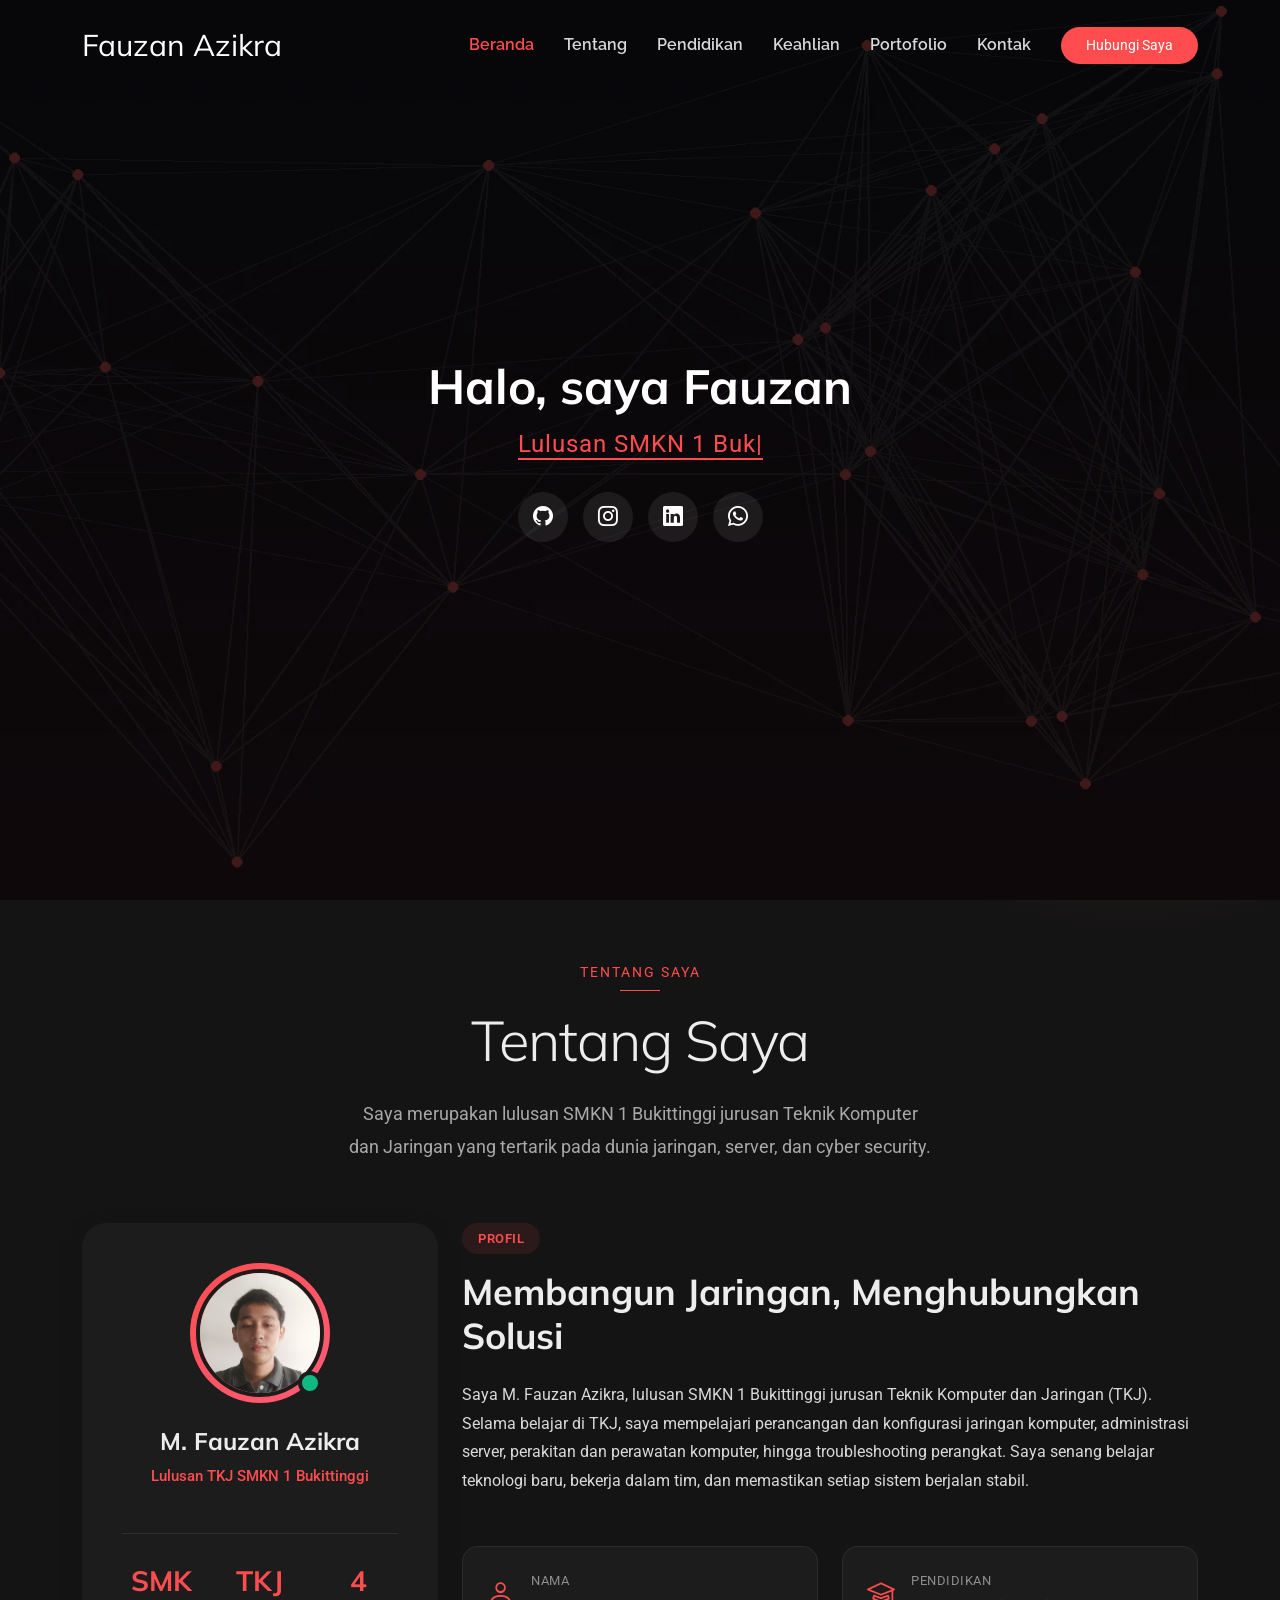
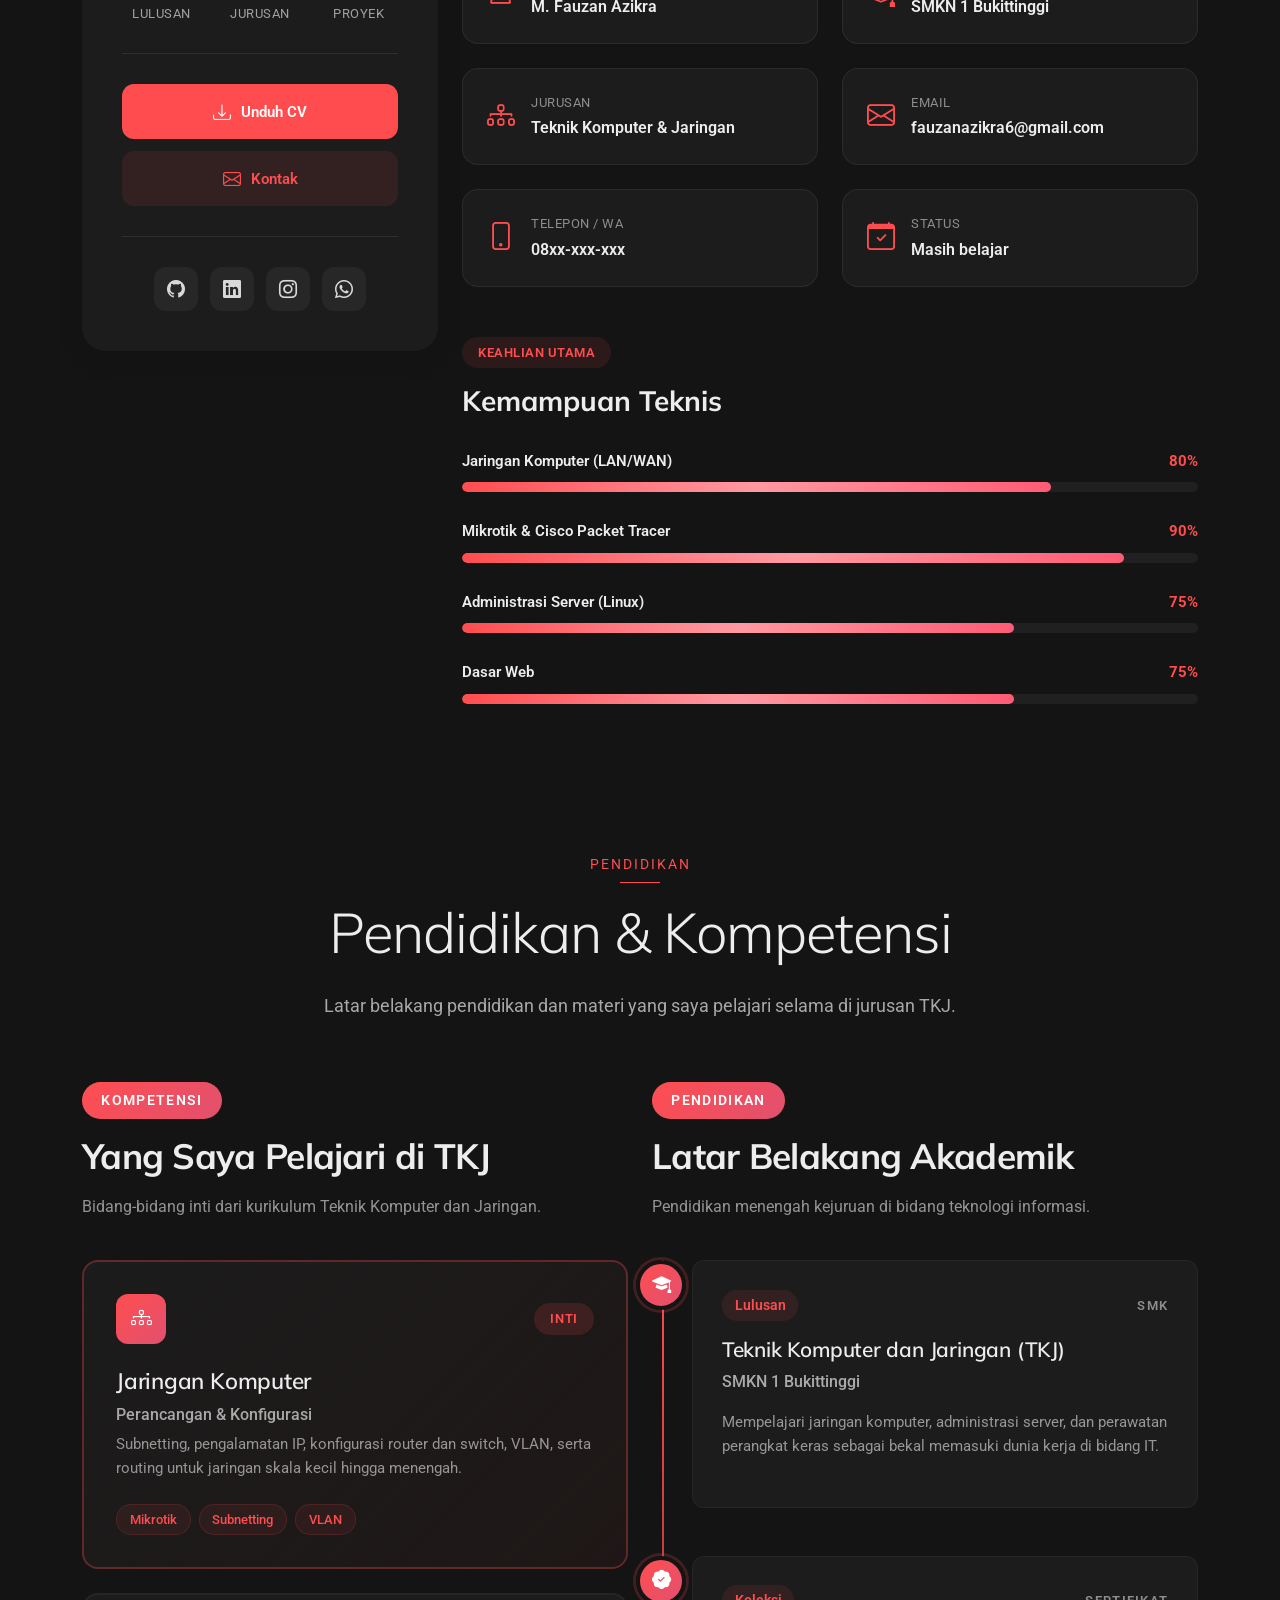
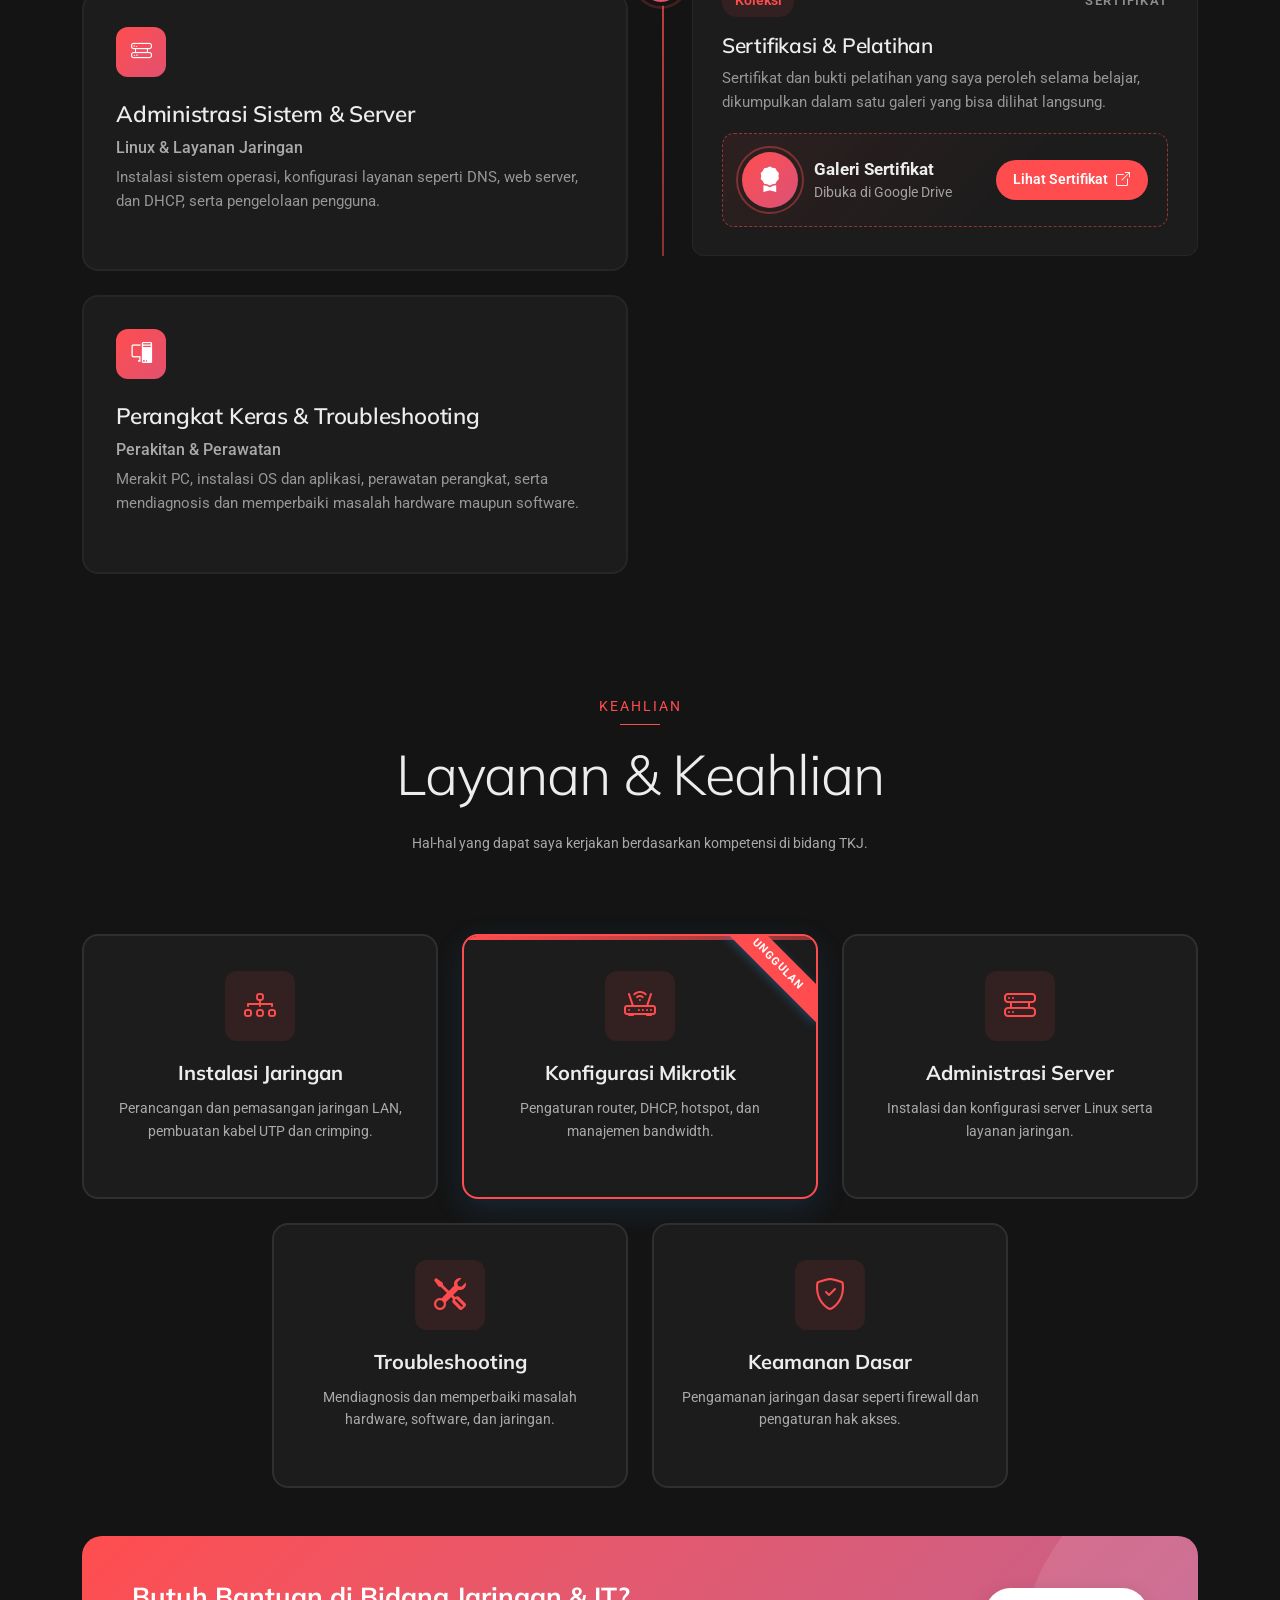
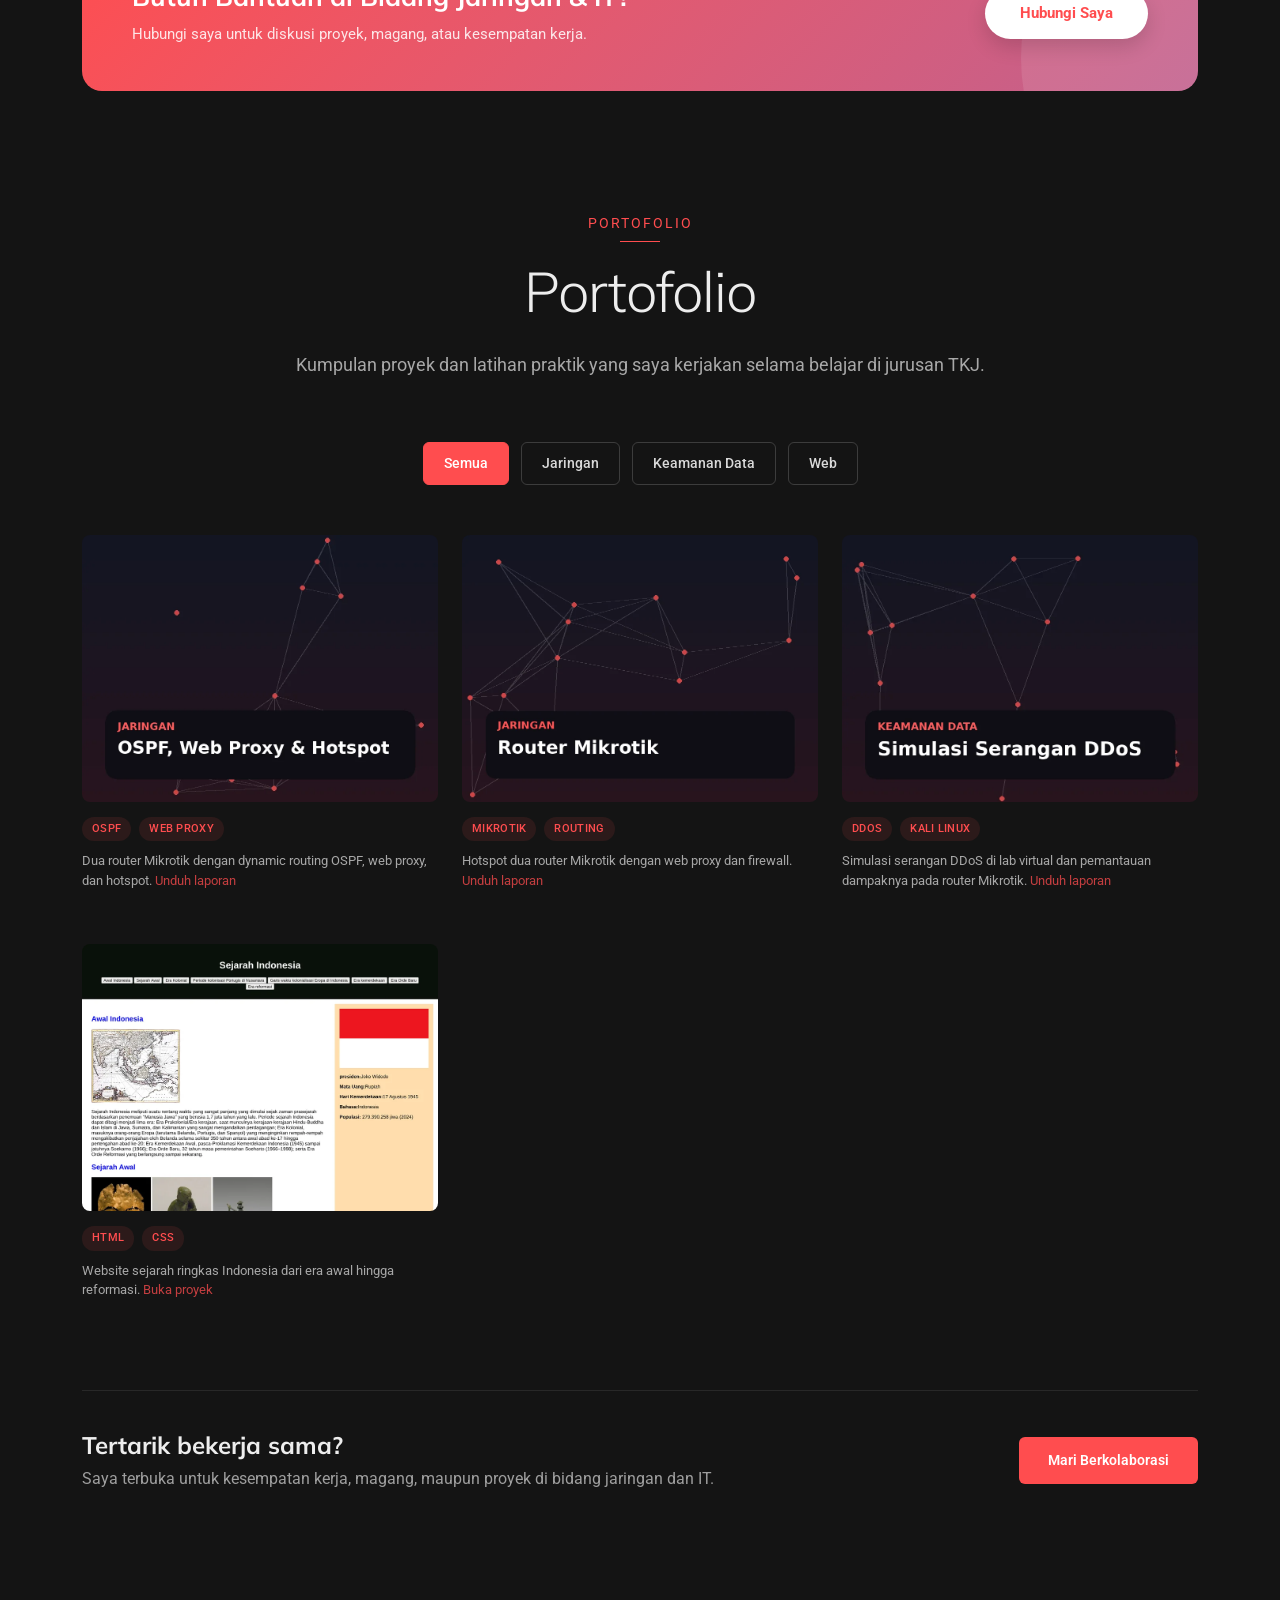
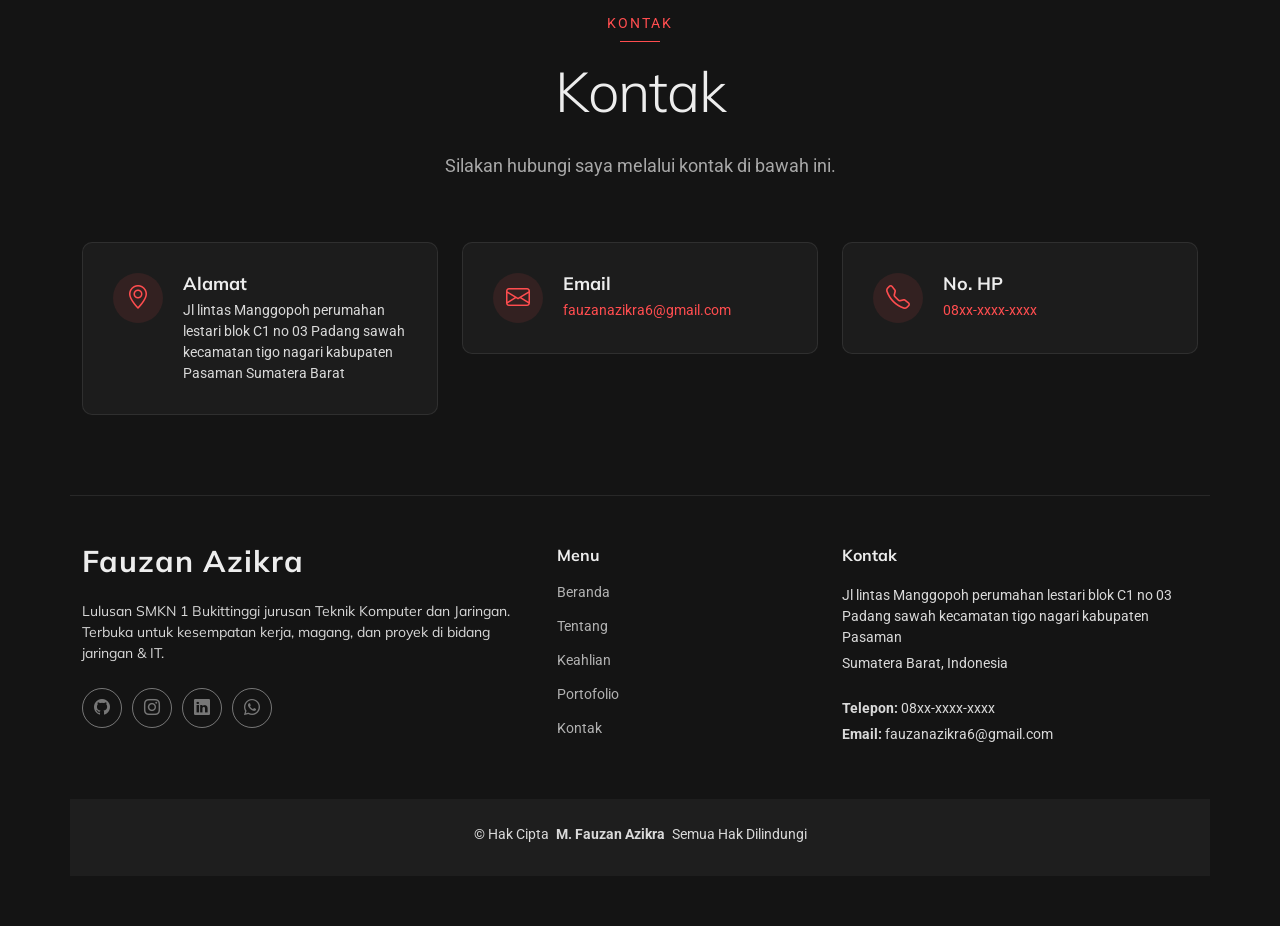
<file: index.html>
<!DOCTYPE html>
<html lang="id">

<head>
  <meta charset="utf-8">
  <meta content="width=device-width, initial-scale=1.0" name="viewport">
  <title>Ruin</title>
  <meta name="description" content="Portofolio M. Fauzan Azikra, lulusan SMKN 1 Bukittinggi jurusan Teknik Komputer dan Jaringan (TKJ).">
  <meta name="keywords" content="Fauzan Azikra, TKJ, SMKN 1 Bukittinggi, jaringan komputer, portofolio">

  <!-- Favicons -->
  <link href="assets/img/favicon.jpeg" rel="icon">
  <link href="assets/img/apple-touch-icon.png" rel="apple-touch-icon">

  <!-- Fonts -->
  <link href="https://fonts.googleapis.com" rel="preconnect">
  <link href="https://fonts.gstatic.com" rel="preconnect" crossorigin>
  <link href="https://fonts.googleapis.com/css2?family=Roboto:ital,wght@0,100;0,300;0,400;0,500;0,700;0,900;1,100;1,300;1,400;1,500;1,700;1,900&family=Raleway:ital,wght@0,100;0,200;0,300;0,400;0,500;0,600;0,700;0,800;0,900;1,100;1,200;1,300;1,400;1,500;1,600;1,700;1,800;1,900&family=Mulish:ital,wght@0,200;0,300;0,400;0,500;0,600;0,700;0,800;0,900;1,200;1,300;1,400;1,500;1,600;1,700;1,800;1,900&display=swap" rel="stylesheet">

  <!-- Vendor CSS Files -->
  <link href="assets/vendor/bootstrap/css/bootstrap.min.css" rel="stylesheet">
  <link href="assets/vendor/bootstrap-icons/bootstrap-icons.css" rel="stylesheet">
  <link href="assets/vendor/aos/aos.css" rel="stylesheet">
  <link href="assets/vendor/glightbox/css/glightbox.min.css" rel="stylesheet">
  <link href="assets/vendor/swiper/swiper-bundle.min.css" rel="stylesheet">

  <link href="assets/css/main.css" rel="stylesheet">

</head>

<body class="index-page">

  <header id="header" class="header d-flex align-items-center fixed-top">
    <div class="container-fluid container-xl position-relative d-flex align-items-center">

      <a href="index.html" class="logo d-flex align-items-center me-auto">
        <h1 class="sitename">Fauzan Azikra</h1>
      </a>

      <nav id="navmenu" class="navmenu">
        <ul>
          <li><a href="#hero" class="active">Beranda</a></li>
          <li><a href="#about">Tentang</a></li>
          <li><a href="#resume">Pendidikan</a></li>
          <li><a href="#services">Keahlian</a></li>
          <li><a href="#portfolio">Portofolio</a></li>
          <li><a href="#contact">Kontak</a></li>
        </ul>
        <i class="mobile-nav-toggle d-xl-none bi bi-list"></i>
      </nav>

      <a class="btn-getstarted" href="#contact">Hubungi Saya</a>

    </div>
  </header>

  <main class="main">

    <section id="hero" class="hero section dark-background">

      <img src="assets/img/profile/profile-bg-5.webp" alt="" data-aos="fade-in">

      <div class="container" data-aos="fade-up" data-aos-delay="100">
        <div class="row justify-content-center">
          <div class="col-lg-8 text-center">
            <h2>Halo, saya Fauzan</h2>
            <p><span class="typed" data-typed-items="Lulusan SMKN 1 Bukittinggi"></span><span class="typed-cursor" aria-hidden="true"></span>
            
            </p>
            <div class="social-links">
              <a href="https://github.com/fauzanazikra" target="_blank" rel="noopener noreferrer" aria-label="GitHub"><i class="bi bi-github"></i></a>
              <a href="https://instagram.com/fauzan_azikra" target="_blank" rel="noopener noreferrer" aria-label="Instagram"><i class="bi bi-instagram"></i></a>
              <a href="https://www.linkedin.com/in/fauzan-azikra-462646442" target="_blank" rel="noopener noreferrer" aria-label="LinkedIn"><i class="bi bi-linkedin"></i></a>
              <a href="https://wa.me/628XXXXXXXXXX" target="_blank" rel="noopener noreferrer" aria-label="WhatsApp"><i class="bi bi-whatsapp"></i></a>
            </div>
          </div>
        </div>
      </div>

    </section>

    <section id="about" class="about section">

      <div class="container section-title" data-aos="fade-up">
        <span class="subtitle">Tentang Saya</span>
        <h2>Tentang Saya</h2>
        <p>Saya merupakan lulusan SMKN 1 Bukittinggi jurusan Teknik Komputer dan Jaringan yang tertarik pada dunia jaringan, server, dan cyber security.</p>
      </div>

      <div class="container" data-aos="fade-up" data-aos-delay="100">

        <div class="row gy-5">
          <div class="col-lg-4" data-aos="zoom-in" data-aos-delay="150">
            <div class="profile-card">
              <div class="profile-header">
                <div class="profile-avatar">
                  <img src="assets/img/profile/profile-square-3.jpeg" class="img-fluid" alt="Foto M. Fauzan Azikra">
                  <div class="status-indicator"></div>
                </div>
                <h3>M. Fauzan Azikra</h3>
                <span class="role">Lulusan TKJ SMKN 1 Bukittinggi</span>
              </div>

              <div class="profile-stats">
                <div class="stat-item">
                  <h4>SMK</h4>
                  <p>Lulusan</p>
                </div>
                <div class="stat-item">
                  <h4>TKJ</h4>
                  <p>Jurusan</p>
                </div>
                <div class="stat-item">
                  <h4>4</h4>
                  <p>Proyek</p>
                </div>
              </div>

              <div class="profile-actions">
                <a href="assets/cv/CV-Fauzan-Azikra.pdf" class="btn-primary" download="CV-Fauzan-Azikra.pdf"><i class="bi bi-download"></i> Unduh CV</a>
                <a href="#contact" class="btn-secondary"><i class="bi bi-envelope"></i> Kontak</a>
              </div>

              <div class="social-connect">
                <a href="https://github.com/fauzanazikra" target="_blank" rel="noopener noreferrer" aria-label="GitHub"><i class="bi bi-github"></i></a>
                <a href="https://www.linkedin.com/in/fauzan-azikra-462646442" target="_blank" rel="noopener noreferrer" aria-label="LinkedIn"><i class="bi bi-linkedin"></i></a>
                <a href="https://instagram.com/fauzan_azikra" target="_blank" rel="noopener noreferrer" aria-label="Instagram"><i class="bi bi-instagram"></i></a>
                <a href="https://wa.me/628XXXXXXXXXX" target="_blank" rel="noopener noreferrer" aria-label="WhatsApp"><i class="bi bi-whatsapp"></i></a>
              </div>
            </div>
          </div>

          <div class="col-lg-8" data-aos="fade-left" data-aos-delay="200">
            <div class="content-wrapper">
              <div class="bio-section">
                <div class="section-tag">Profil</div>
                <h2>Membangun Jaringan, Menghubungkan Solusi</h2>
                <p>Saya M. Fauzan Azikra, lulusan SMKN 1 Bukittinggi jurusan Teknik Komputer dan Jaringan (TKJ). Selama belajar di TKJ, saya mempelajari perancangan dan konfigurasi jaringan komputer, administrasi server, perakitan dan perawatan komputer, hingga troubleshooting perangkat. Saya senang belajar teknologi baru, bekerja dalam tim, dan memastikan setiap sistem berjalan stabil.</p>
              </div>

              <div class="details-grid">
                <div class="detail-item" data-aos="fade-up" data-aos-delay="250">
                  <i class="bi bi-person"></i>
                  <div class="detail-content">
                    <span>Nama</span>
                    <strong>M. Fauzan Azikra</strong>
                  </div>
                </div>

                <div class="detail-item" data-aos="fade-up" data-aos-delay="300">
                  <i class="bi bi-mortarboard"></i>
                  <div class="detail-content">
                    <span>Pendidikan</span>
                    <strong>SMKN 1 Bukittinggi</strong>
                  </div>
                </div>

                <div class="detail-item" data-aos="fade-up" data-aos-delay="350">
                  <i class="bi bi-diagram-3"></i>
                  <div class="detail-content">
                    <span>Jurusan</span>
                    <strong>Teknik Komputer &amp; Jaringan</strong>
                  </div>
                </div>

                <div class="detail-item" data-aos="fade-up" data-aos-delay="100">
                  <i class="bi bi-envelope"></i>
                  <div class="detail-content">
                    <span>Email</span>
                    <strong>fauzanazikra6@gmail.com</strong>
                  </div>
                </div>

                <div class="detail-item" data-aos="fade-up" data-aos-delay="150">
                  <i class="bi bi-phone"></i>
                  <div class="detail-content">
                    <span>Telepon / WA</span>
                    <strong>08xx-xxx-xxx</strong>
                  </div>
                </div>

                <div class="detail-item" data-aos="fade-up" data-aos-delay="200">
                  <i class="bi bi-calendar-check"></i>
                  <div class="detail-content">
                    <span>Status</span>
                    <strong>Masih belajar</strong>
                  </div>
                </div>
              </div>

              <div class="skills-showcase" data-aos="fade-up" data-aos-delay="250">
                <div class="section-tag">Keahlian Utama</div>
                <h3>Kemampuan Teknis</h3>

                <div class="skills-list skills-animation">
                  <div class="skill-item">
                    <div class="skill-info">
                      <span class="skill-name">Jaringan Komputer (LAN/WAN)</span>
                      <span class="skill-percent">80%</span>
                    </div>
                    <div class="progress">
                      <div class="progress-bar" role="progressbar" aria-valuenow="80" aria-valuemin="0" aria-valuemax="100"></div>
                    </div>
                  </div>

                  <div class="skill-item">
                    <div class="skill-info">
                      <span class="skill-name">Mikrotik &amp; Cisco Packet Tracer</span>
                      <span class="skill-percent">90%</span>
                    </div>
                    <div class="progress">
                      <div class="progress-bar" role="progressbar" aria-valuenow="90" aria-valuemin="0" aria-valuemax="100"></div>
                    </div>
                  </div>

                  <div class="skill-item">
                    <div class="skill-info">
                      <span class="skill-name">Administrasi Server (Linux)</span>
                      <span class="skill-percent">75%</span>
                    </div>
                    <div class="progress">
                      <div class="progress-bar" role="progressbar" aria-valuenow="75" aria-valuemin="0" aria-valuemax="100"></div>
                    </div>
                  </div>

                  <div class="skill-item">
                    <div class="skill-info">
                      <span class="skill-name">Dasar Web</span>
                      <span class="skill-percent">75%</span>
                    </div>
                    <div class="progress">
                      <div class="progress-bar" role="progressbar" aria-valuenow="75" aria-valuemin="0" aria-valuemax="100"></div>
                    </div>
                  </div>

                </div>
              </div>
            </div>
          </div>
        </div>

      </div>

    </section>

    <section id="resume" class="resume section">

      <div class="container section-title" data-aos="fade-up">
        <span class="subtitle">Pendidikan</span>
        <h2>Pendidikan &amp; Kompetensi</h2>
        <p>Latar belakang pendidikan dan materi yang saya pelajari selama di jurusan TKJ.</p>
      </div>

      <div class="container" data-aos="fade-up" data-aos-delay="100">

        <div class="row gy-5">
          <div class="col-lg-6">
            <div class="experience-section">
              <div class="section-header" data-aos="fade-right" data-aos-delay="200">
                <div class="header-content">
                  <span class="section-badge">Kompetensi</span>
                  <h2>Yang Saya Pelajari di TKJ</h2>
                  <p>Bidang-bidang inti dari kurikulum Teknik Komputer dan Jaringan.</p>
                </div>
              </div>

              <div class="experience-cards">
                <div class="exp-card featured" data-aos="zoom-in" data-aos-delay="300">
                  <div class="card-header">
                    <div class="company-logo"><i class="bi bi-diagram-3"></i></div>
                    <div class="period-badge">Inti</div>
                  </div>
                  <div class="card-body">
                    <h3>Jaringan Komputer</h3>
                    <p class="company-name">Perancangan &amp; Konfigurasi</p>
                    <p class="description">Subnetting, pengalamatan IP, konfigurasi router dan switch, VLAN, serta routing untuk jaringan skala kecil hingga menengah.</p>
                    <div class="skills-tags">
                      <span class="skill-tag">Mikrotik</span>
                      <span class="skill-tag">Subnetting</span>
                      <span class="skill-tag">VLAN</span>
                    </div>
                  </div>
                </div>

                <div class="exp-card" data-aos="zoom-in" data-aos-delay="350">
                  <div class="card-header">
                    <div class="company-logo"><i class="bi bi-hdd-rack"></i></div>
                  </div>
                  <div class="card-body">
                    <h3>Administrasi Sistem &amp; Server</h3>
                    <p class="company-name">Linux &amp; Layanan Jaringan</p>
                    <p class="description">Instalasi sistem operasi, konfigurasi layanan seperti DNS, web server, dan DHCP, serta pengelolaan pengguna.</p>
                  </div>
                </div>

                <div class="exp-card" data-aos="zoom-in" data-aos-delay="400">
                  <div class="card-header">
                    <div class="company-logo"><i class="bi bi-pc-display"></i></div>
                  </div>
                  <div class="card-body">
                    <h3>Perangkat Keras &amp; Troubleshooting</h3>
                    <p class="company-name">Perakitan &amp; Perawatan</p>
                    <p class="description">Merakit PC, instalasi OS dan aplikasi, perawatan perangkat, serta mendiagnosis dan memperbaiki masalah hardware maupun software.</p>
                  </div>
                </div>
              </div>
            </div>
          </div>

          <div class="col-lg-6">
            <div class="education-section">
              <div class="section-header" data-aos="fade-left" data-aos-delay="200">
                <div class="header-content">
                  <span class="section-badge">Pendidikan</span>
                  <h2>Latar Belakang Akademik</h2>
                  <p>Pendidikan menengah kejuruan di bidang teknologi informasi.</p>
                </div>
              </div>

              <div class="education-timeline" data-aos="fade-left" data-aos-delay="300">
                <div class="timeline-track">
                  <div class="timeline-item">
                    <div class="timeline-marker"><i class="bi bi-mortarboard-fill"></i></div>
                    <div class="timeline-content">
                      <div class="education-meta">
                        <span class="year-range">Lulusan</span>
                        <span class="degree-level">SMK</span>
                      </div>
                      <h4>Teknik Komputer dan Jaringan (TKJ)</h4>
                      <p class="institution">SMKN 1 Bukittinggi</p>
                      <p class="description">Mempelajari jaringan komputer, administrasi server, dan perawatan perangkat keras sebagai bekal memasuki dunia kerja di bidang IT.</p>
                    </div>
                  </div>

                  <div class="timeline-item">
                    <div class="timeline-marker"><i class="bi bi-patch-check-fill"></i></div>
                    <div class="timeline-content">
                      <div class="education-meta">
                        <span class="year-range">Koleksi</span>
                        <span class="degree-level">Sertifikat</span>
                      </div>
                      <h4>Sertifikasi &amp; Pelatihan</h4>
                      <p class="description">Sertifikat dan bukti pelatihan yang saya peroleh selama belajar, dikumpulkan dalam satu galeri yang bisa dilihat langsung.</p>

                      <div class="cert-frame">
                        <div class="cert-seal"><i class="bi bi-award-fill"></i></div>
                        <div class="cert-text">
                          <strong>Galeri Sertifikat</strong>
                          <span>Dibuka di Google Drive</span>
                        </div>
                        <a class="cert-btn" href="https://drive.google.com/drive/folders/1mBGjJWN-imiRpW9gMtHmqlMX3cdKZjjW" target="_blank" rel="noopener noreferrer">
                          Lihat Sertifikat <i class="bi bi-box-arrow-up-right"></i>
                        </a>
                      </div>
                    </div>
                  </div>
                </div>
              </div>
            </div>
          </div>
        </div>

      </div>

    </section>
    
    <section id="services" class="services section">

      <div class="container section-title" data-aos="fade-up">
        <span class="subtitle">Keahlian</span>
        <h2>Layanan &amp; Keahlian</h2>
        <p>Hal-hal yang dapat saya kerjakan berdasarkan kompetensi di bidang TKJ.</p>
      </div>

      <div class="container" data-aos="fade-up" data-aos-delay="100">

        <div class="row gy-4 justify-content-center">
          <div class="col-lg-4 col-md-6" data-aos="zoom-in" data-aos-delay="100">
            <div class="service-item">
              
              <div class="icon-wrapper"><i class="bi bi-diagram-3"></i></div>
              <h4>Instalasi Jaringan</h4>
              <p>Perancangan dan pemasangan jaringan LAN, pembuatan kabel UTP dan crimping.</p>
            </div>
          </div>

          <div class="col-lg-4 col-md-6" data-aos="zoom-in" data-aos-delay="200">
            <div class="service-item featured">
              <div class="featured-tag">Unggulan</div>
              <div class="icon-wrapper"><i class="bi bi-router"></i></div>
              <h4>Konfigurasi Mikrotik</h4>
              <p>Pengaturan router, DHCP, hotspot, dan manajemen bandwidth.</p>
            </div>
          </div>

          <div class="col-lg-4 col-md-6" data-aos="zoom-in" data-aos-delay="300">
            <div class="service-item">
              
              <div class="icon-wrapper"><i class="bi bi-hdd-rack"></i></div>
              <h4>Administrasi Server</h4>
              <p>Instalasi dan konfigurasi server Linux serta layanan jaringan.</p>
            </div>
          </div>

          <div class="col-lg-4 col-md-6" data-aos="zoom-in" data-aos-delay="100">
            <div class="service-item">
              
              <div class="icon-wrapper"><i class="bi bi-tools"></i></div>
              <h4>Troubleshooting</h4>
              <p>Mendiagnosis dan memperbaiki masalah hardware, software, dan jaringan.</p>
            </div>
          </div>

          <div class="col-lg-4 col-md-6" data-aos="zoom-in" data-aos-delay="400">
            <div class="service-item">
              
              <div class="icon-wrapper"><i class="bi bi-shield-check"></i></div>
              <h4>Keamanan Dasar</h4>
              <p>Pengamanan jaringan dasar seperti firewall dan pengaturan hak akses.</p>
            </div>
          </div>

        </div>

        <div class="row mt-5">
          <div class="col-12" data-aos="fade-up" data-aos-delay="200">
            <div class="cta-box">
              <div class="row align-items-center">
                <div class="col-lg-8">
                  <h3>Butuh Bantuan di Bidang Jaringan &amp; IT?</h3>
                  <p>Hubungi saya untuk diskusi proyek, magang, atau kesempatan kerja.</p>
                </div>
                <div class="col-lg-4 text-lg-end text-center">
                  <a href="#contact" class="cta-btn">Hubungi Saya</a>
                </div>
              </div>
            </div>
          </div>
        </div>

      </div>

    </section>
   
    <section id="portfolio" class="portfolio section">

      <div class="container section-title" data-aos="fade-up">
        <span class="subtitle">Portofolio</span>
        <h2>Portofolio</h2>
        <p>Kumpulan proyek dan latihan praktik yang saya kerjakan selama belajar di jurusan TKJ.</p>
      </div>

      <div class="container" data-aos="fade-up" data-aos-delay="100">

        <div class="isotope-layout" data-default-filter="*" data-layout="masonry" data-sort="original-order">
          <ul class="portfolio-filters isotope-filters" data-aos="fade-up" data-aos-delay="200">
            <li data-filter="*" class="filter-active">Semua</li>
            <li data-filter=".filter-jaringan">Jaringan</li>
            <li data-filter=".filter-keamanan">Keamanan Data</li>
            <li data-filter=".filter-web">Web</li>
          </ul>

          <div class="row gy-4 isotope-container" data-aos="fade-up" data-aos-delay="300">
            <div class="col-lg-4 col-md-6 portfolio-item isotope-item filter-jaringan">
              <div class="portfolio-card">
                <div class="portfolio-image-container">
                  <img src="assets/img/portfolio/portfolio-10.webp" alt="Rancang Bangun Jaringan: OSPF, Web Proxy &amp; Hotspot" class="img-fluid" loading="lazy">
                  <div class="portfolio-overlay">
                    <div class="portfolio-info">
                      <span class="project-category">Jaringan</span>
                      <h4>Rancang Bangun Jaringan: OSPF, Web Proxy &amp; Hotspot</h4>
                    </div>
                    <div class="portfolio-actions">
                      <a href="assets/img/portfolio/portfolio-10.webp" class="glightbox portfolio-link" title="Rancang Bangun Jaringan: OSPF, Web Proxy &amp; Hotspot">
                        <i class="bi bi-plus-lg"></i>
                      </a>
                      <a href="portfolio-details-jaringan.html" class="portfolio-details">
                        <i class="bi bi-arrow-right"></i>
                      </a>
                    </div>
                  </div>
                </div>
                <div class="portfolio-meta">
                  <div class="project-tags">
                    <span class="tag">OSPF</span>
                    <span class="tag">Web Proxy</span>
                  </div>
                  </div>
                <p style="font-size:13px;margin:10px 0 0;opacity:.75">Dua router Mikrotik dengan dynamic routing OSPF, web proxy, dan hotspot. <a href="assets/docs/Laporan-Rancang-Bangun-Jaringan-OSPF-M-Fauzan-Azikra.docx" download>Unduh laporan</a></p>
              </div>
            </div>

            <div class="col-lg-4 col-md-6 portfolio-item isotope-item filter-jaringan">
              <div class="portfolio-card">
                <div class="portfolio-image-container">
                  <img src="assets/img/portfolio/portfolio-2.webp" alt="Konfigurasi Router Mikrotik" class="img-fluid" loading="lazy">
                  <div class="portfolio-overlay">
                    <div class="portfolio-info">
                      <span class="project-category">Jaringan</span>
                      <h4>Konfigurasi Router Mikrotik</h4>
                    </div>
                    <div class="portfolio-actions">
                      <a href="assets/img/portfolio/portfolio-2.webp" class="glightbox portfolio-link" title="Konfigurasi Router Mikrotik">
                        <i class="bi bi-plus-lg"></i>
                      </a>
                      <a href="portfolio-details.html" class="portfolio-details">
                        <i class="bi bi-arrow-right"></i>
                      </a>
                    </div>
                  </div>
                </div>
                <div class="portfolio-meta">
                  <div class="project-tags">
                    <span class="tag">Mikrotik</span>
                    <span class="tag">Routing</span>
                  </div>
                  </div>
                <p style="font-size:13px;margin:10px 0 0;opacity:.75">Hotspot dua router Mikrotik dengan web proxy dan firewall. <a href="assets/docs/Laporan-Proyek-Akhir-M-Fauzan-Azikra.docx" download>Unduh laporan</a></p>
              </div>
            </div>

            <div class="col-lg-4 col-md-6 portfolio-item isotope-item filter-keamanan">
              <div class="portfolio-card">
                <div class="portfolio-image-container">
                  <img src="assets/img/portfolio/portfolio-8.webp" alt="Keamanan Data" class="img-fluid" loading="lazy">
                  <div class="portfolio-overlay">
                    <div class="portfolio-info">
                      <span class="project-category">Keamanan Data</span>
                      <h4>Keamanan Data</h4>
                    </div>
                    <div class="portfolio-actions">
                      <a href="assets/img/portfolio/portfolio-8.webp" class="glightbox portfolio-link" title="Keamanan Data">
                        <i class="bi bi-plus-lg"></i>
                      </a>
                      <a href="portfolio-details-keamanan.html" class="portfolio-details">
                        <i class="bi bi-arrow-right"></i>
                      </a>
                    </div>
                  </div>
                </div>
                <div class="portfolio-meta">
                  <div class="project-tags">
                    <span class="tag">DDoS</span>
                    <span class="tag">Kali Linux</span>
                  </div>
                  </div>
                <p style="font-size:13px;margin:10px 0 0;opacity:.75">Simulasi serangan DDoS di lab virtual dan pemantauan dampaknya pada router Mikrotik. <a href="assets/docs/Laporan-Penyerangan-DDoS-M-Fauzan-Azikra.docx" download>Unduh laporan</a></p>
              </div>
            </div>

            <div class="col-lg-4 col-md-6 portfolio-item isotope-item filter-web">
              <div class="portfolio-card">
                <div class="portfolio-image-container">
                  <img src="assets/img/portfolio/portfolio-7.webp" alt="Proyek Akhir: Website Sejarah Indonesia" class="img-fluid" loading="lazy">
                  <div class="portfolio-overlay">
                    <div class="portfolio-info">
                      <span class="project-category">Web</span>
                      <h4>Proyek Akhir: Website Sejarah Indonesia</h4>
                    </div>
                    <div class="portfolio-actions">
                      <a href="assets/img/portfolio/portfolio-7.webp" class="glightbox portfolio-link" title="Proyek Akhir: Website Sejarah Indonesia">
                        <i class="bi bi-plus-lg"></i>
                      </a>
                      <a href="proyek-akhir/index.html" class="portfolio-details" target="_blank" rel="noopener" title="Buka proyek">
                        <i class="bi bi-arrow-right"></i>
                      </a>
                    </div>
                  </div>
                </div>
                <div class="portfolio-meta">
                  <div class="project-tags">
                    <span class="tag">HTML</span>
                    <span class="tag">CSS</span>
                  </div>
                  </div>
                <p style="font-size:13px;margin:10px 0 0;opacity:.75">Website sejarah ringkas Indonesia dari era awal hingga reformasi. <a href="proyek-akhir/index.html" target="_blank" rel="noopener">Buka proyek</a></p>
              </div>
            </div>

          </div>

        </div>

        <div class="portfolio-bottom" data-aos="fade-up" data-aos-delay="400">
          <div class="row align-items-center">
            <div class="col-lg-8">
              <h3>Tertarik bekerja sama?</h3>
              <p>Saya terbuka untuk kesempatan kerja, magang, maupun proyek di bidang jaringan dan IT.</p>
            </div>
            <div class="col-lg-4 text-lg-end">
              <a href="#contact" class="btn btn-accent">Mari Berkolaborasi</a>
            </div>
          </div>
        </div>

      </div>

    </section>

    <section id="contact" class="contact section">

      <div class="container section-title" data-aos="fade-up">
        <span class="subtitle">Kontak</span>
        <h2>Kontak</h2>
        <p>Silakan hubungi saya melalui kontak di bawah ini.</p>
      </div><!-- End Section Title -->

      <div class="container">

        <div class="row gy-4 justify-content-center">

          <div class="col-lg-4 col-md-6">
            <div class="info-item">
              <div class="icon-wrapper">
                <i class="bi bi-geo-alt"></i>
              </div>
              <div>
                <h3>Alamat</h3>
                <p>Jl lintas Manggopoh perumahan lestari blok C1 no 03 Padang sawah kecamatan tigo nagari kabupaten Pasaman Sumatera Barat</p>
              </div>
            </div>
          </div>

          <div class="col-lg-4 col-md-6">
            <div class="info-item">
              <div class="icon-wrapper">
                <i class="bi bi-envelope"></i>
              </div>
              <div>
                <h3>Email</h3>
                <p><a href="mailto:emailanda@gmail.com">fauzanazikra6@gmail.com</a></p>
              </div>
            </div>
          </div>

          <div class="col-lg-4 col-md-6">
            <div class="info-item">
              <div class="icon-wrapper">
                <i class="bi bi-telephone"></i>
              </div>
              <div>
                <h3>No. HP</h3>
                <p><a href="tel:+6281234567890">08xx-xxxx-xxxx</a></p>
              </div>
            </div>
          </div>

        </div>

      </div>

    </section>

  </main>

  <footer id="footer" class="footer">

    <div class="container footer-top">
      <div class="row gy-4">
        <div class="col-lg-5 col-md-12 footer-about">
          <a href="index.html" class="logo d-flex align-items-center">
            <span class="sitename">Fauzan Azikra</span>
          </a>
          <p>Lulusan SMKN 1 Bukittinggi jurusan Teknik Komputer dan Jaringan. Terbuka untuk kesempatan kerja, magang, dan proyek di bidang jaringan &amp; IT.</p>
          <div class="social-links d-flex mt-4">
            <a href="https://github.com/fauzanazikra" target="_blank" rel="noopener noreferrer" aria-label="GitHub"><i class="bi bi-github"></i></a>
            <a href="https://instagram.com/fauzan_azikra" target="_blank" rel="noopener noreferrer" aria-label="Instagram"><i class="bi bi-instagram"></i></a>
            <a href="https://www.linkedin.com/in/fauzan-azikra-462646442" target="_blank" rel="noopener noreferrer" aria-label="LinkedIn"><i class="bi bi-linkedin"></i></a>
            <a href="https://wa.me/628XXXXXXXXXX" target="_blank" rel="noopener noreferrer" aria-label="WhatsApp"><i class="bi bi-whatsapp"></i></a>
          </div>
        </div>

        <div class="col-lg-3 col-6 footer-links">
          <h4>Menu</h4>
          <ul>
            <li><a href="#hero">Beranda</a></li>
            <li><a href="#about">Tentang</a></li>
            <li><a href="#services">Keahlian</a></li>
            <li><a href="#portfolio">Portofolio</a></li>
            <li><a href="#contact">Kontak</a></li>
          </ul>
        </div>

        <div class="col-lg-4 col-md-12 footer-contact text-center text-md-start">
          <h4>Kontak</h4>
          <p>Jl lintas Manggopoh perumahan lestari blok C1 no 03 Padang sawah kecamatan tigo nagari kabupaten Pasaman</p>
          <p>Sumatera Barat, Indonesia</p>
          <p class="mt-4"><strong>Telepon:</strong> <span>08xx-xxxx-xxxx</span></p>
          <p><strong>Email:</strong> <span>fauzanazikra6@gmail.com</span></p>
        </div>

      </div>
    </div>

    <div class="container copyright text-center mt-4">
      <p>© <span>Hak Cipta</span> <strong class="px-1 sitename">M. Fauzan Azikra</strong> <span>Semua Hak Dilindungi</span></p>
      <div class="credits">
    
      </div>
    </div>

  </footer>

  <a href="#" id="scroll-top" class="scroll-top d-flex align-items-center justify-content-center"><i class="bi bi-arrow-up-short"></i></a>

  <div id="preloader"></div>

  <script src="assets/vendor/bootstrap/js/bootstrap.bundle.min.js"></script>
  <script src="assets/vendor/php-email-form/validate.js"></script>
  <script src="assets/vendor/aos/aos.js"></script>
  <script src="assets/vendor/typed.js/typed.umd.js"></script>
  <script src="assets/vendor/waypoints/noframework.waypoints.js"></script>
  <script src="assets/vendor/glightbox/js/glightbox.min.js"></script>
  <script src="assets/vendor/imagesloaded/imagesloaded.pkgd.min.js"></script>
  <script src="assets/vendor/isotope-layout/isotope.pkgd.min.js"></script>
  <script src="assets/vendor/swiper/swiper-bundle.min.js"></script>


  <script src="assets/js/main.js"></script>

</body>

</html>
</file>
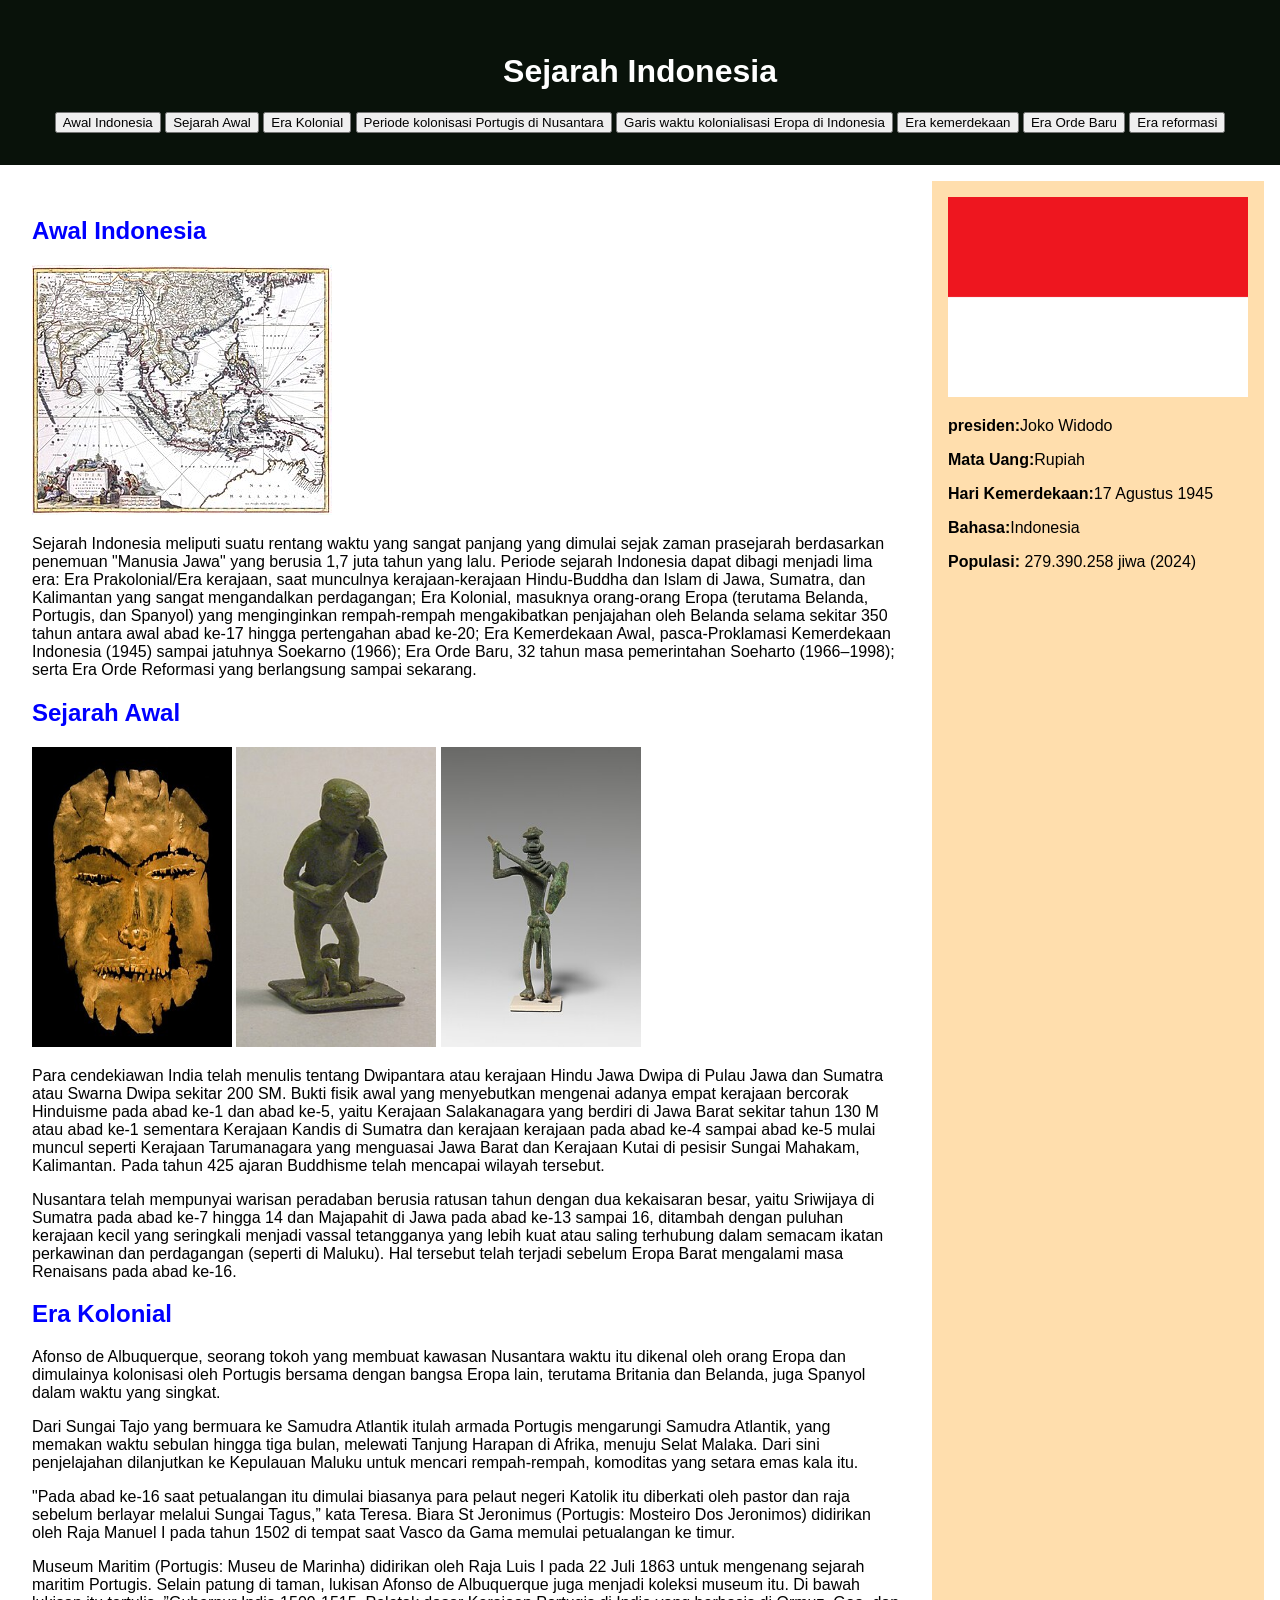
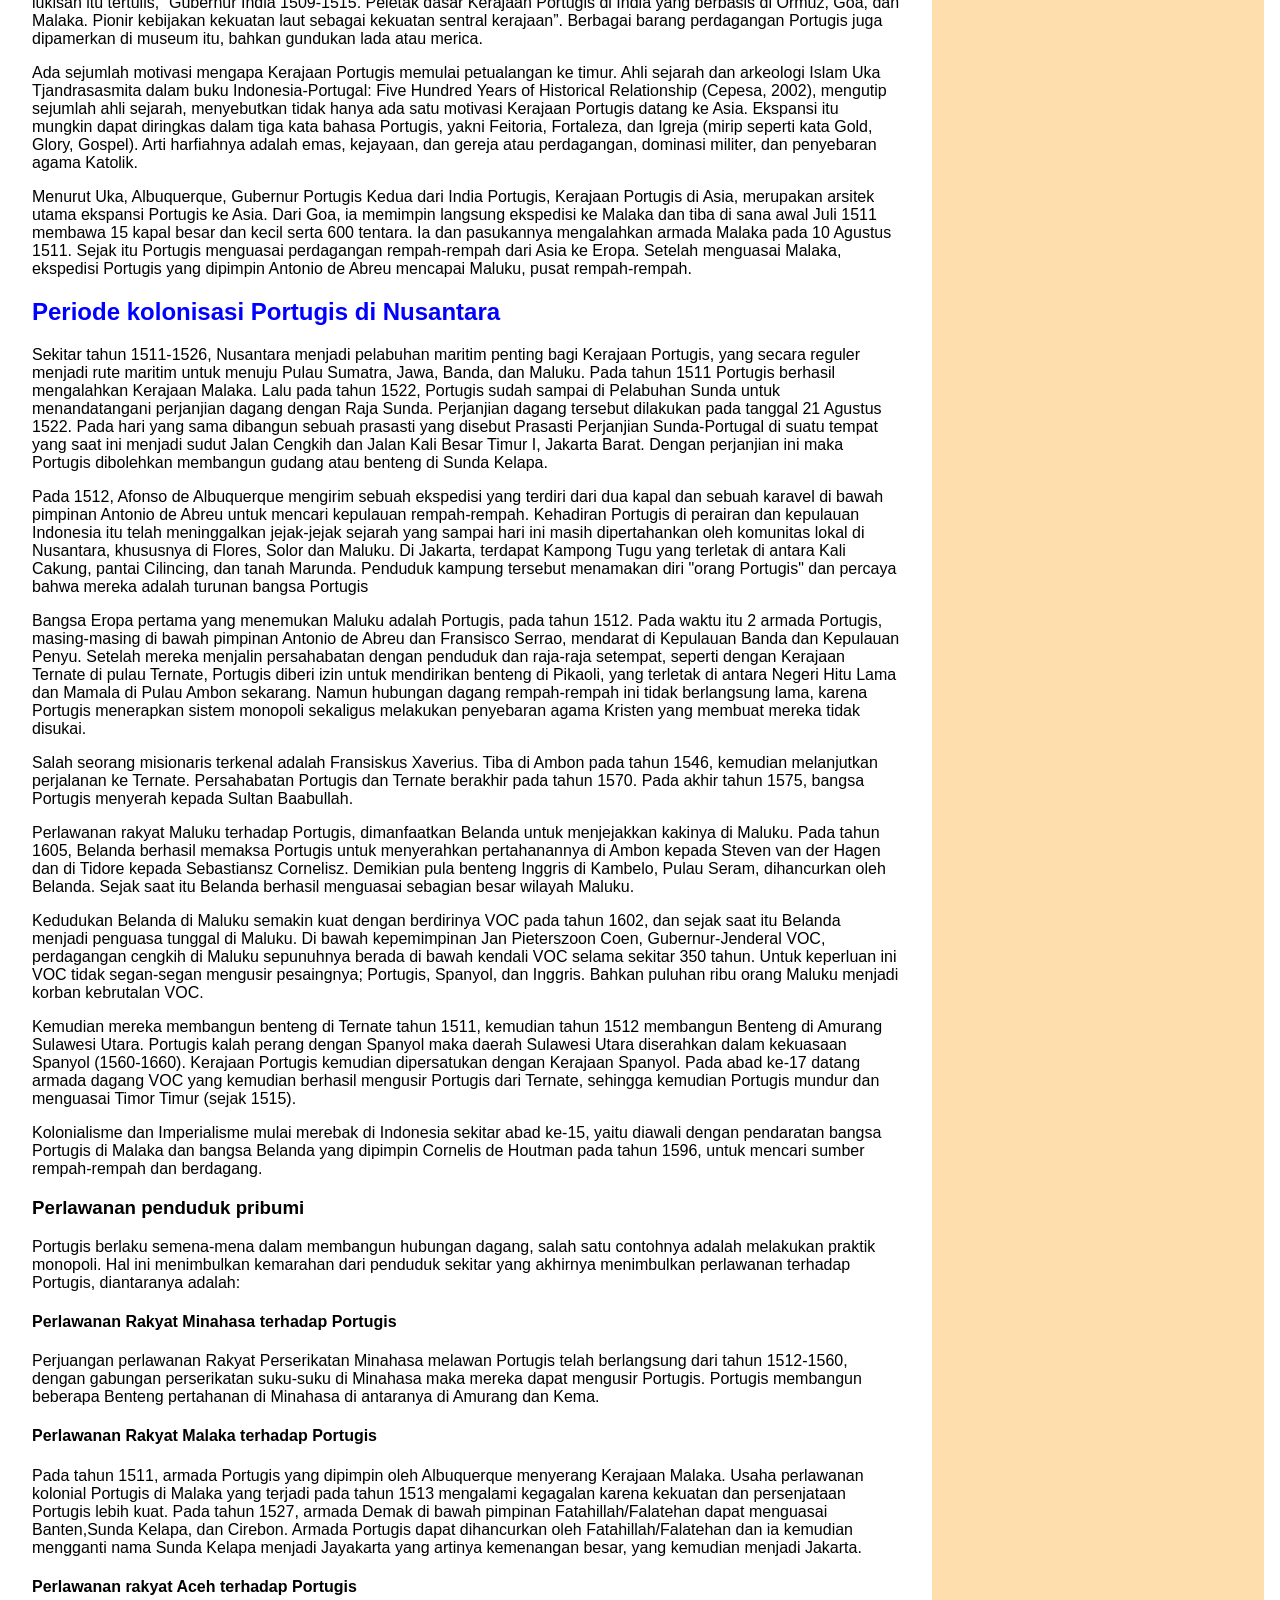
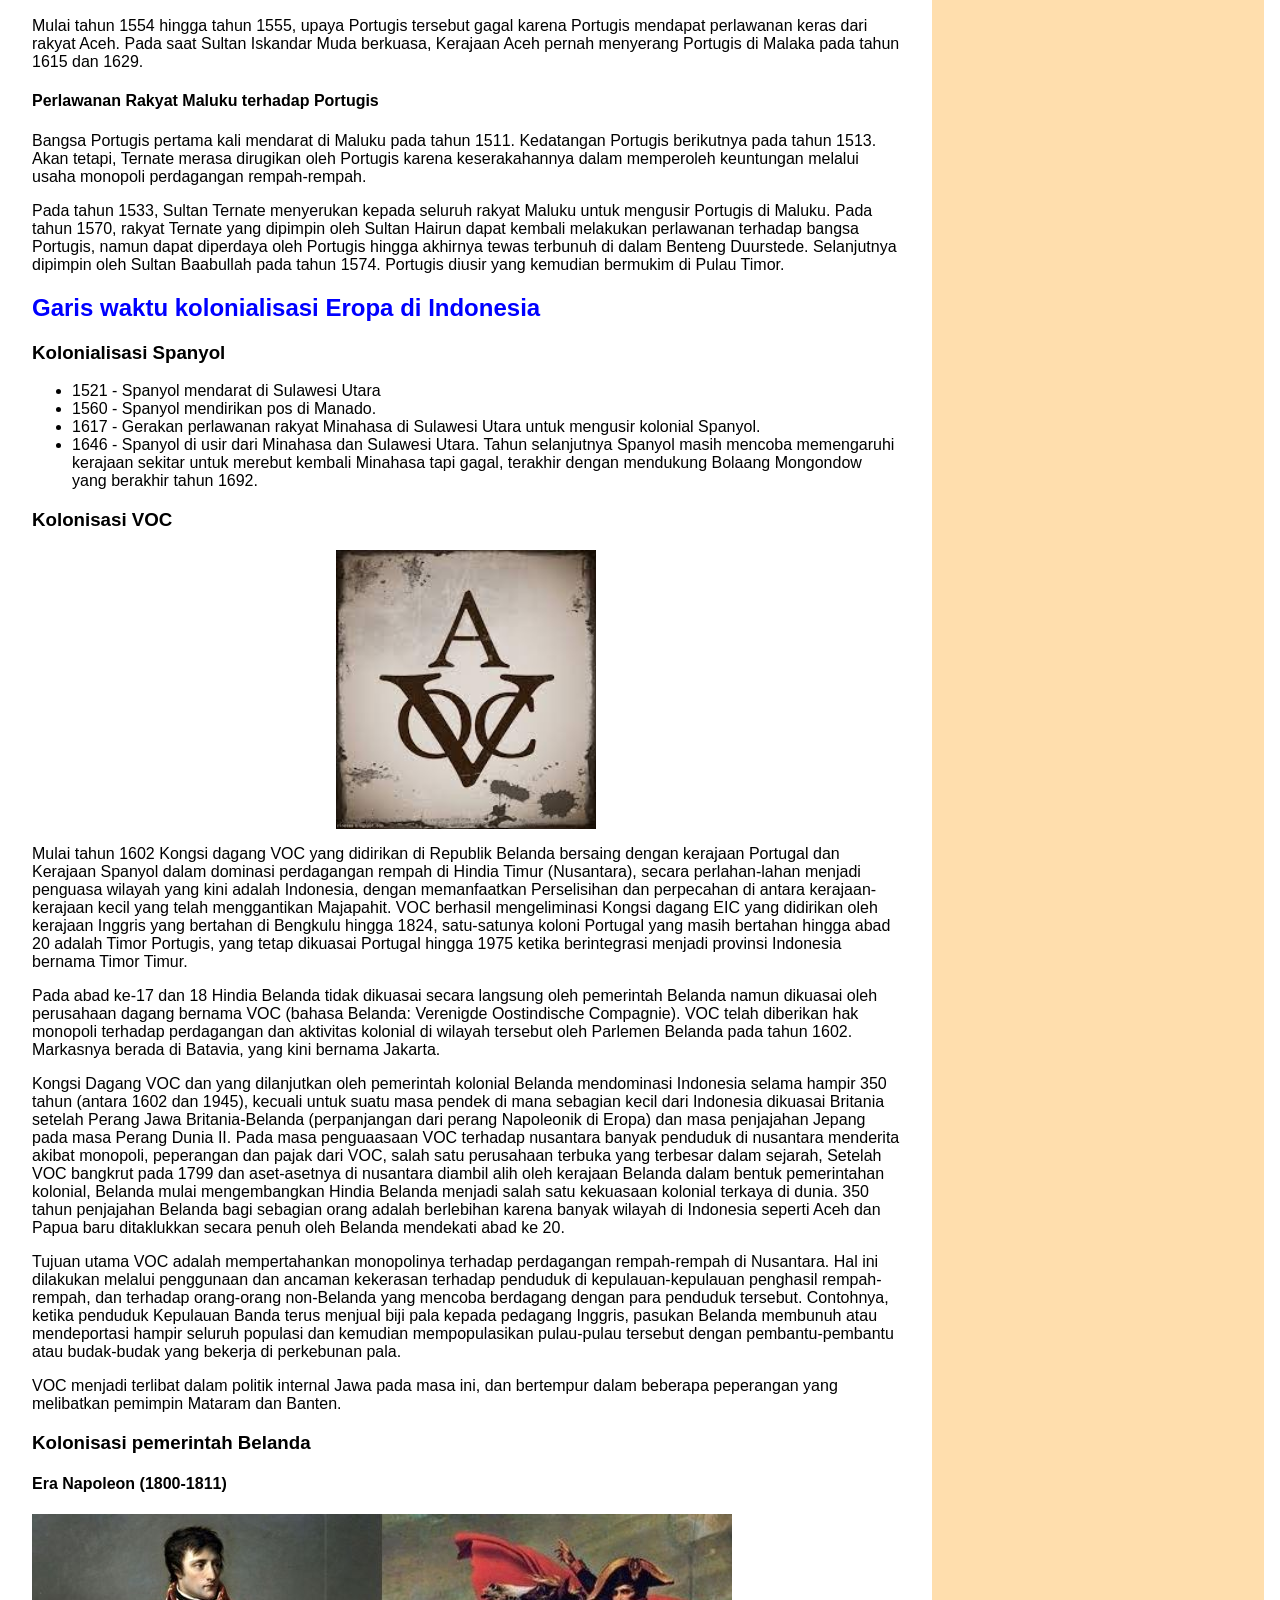
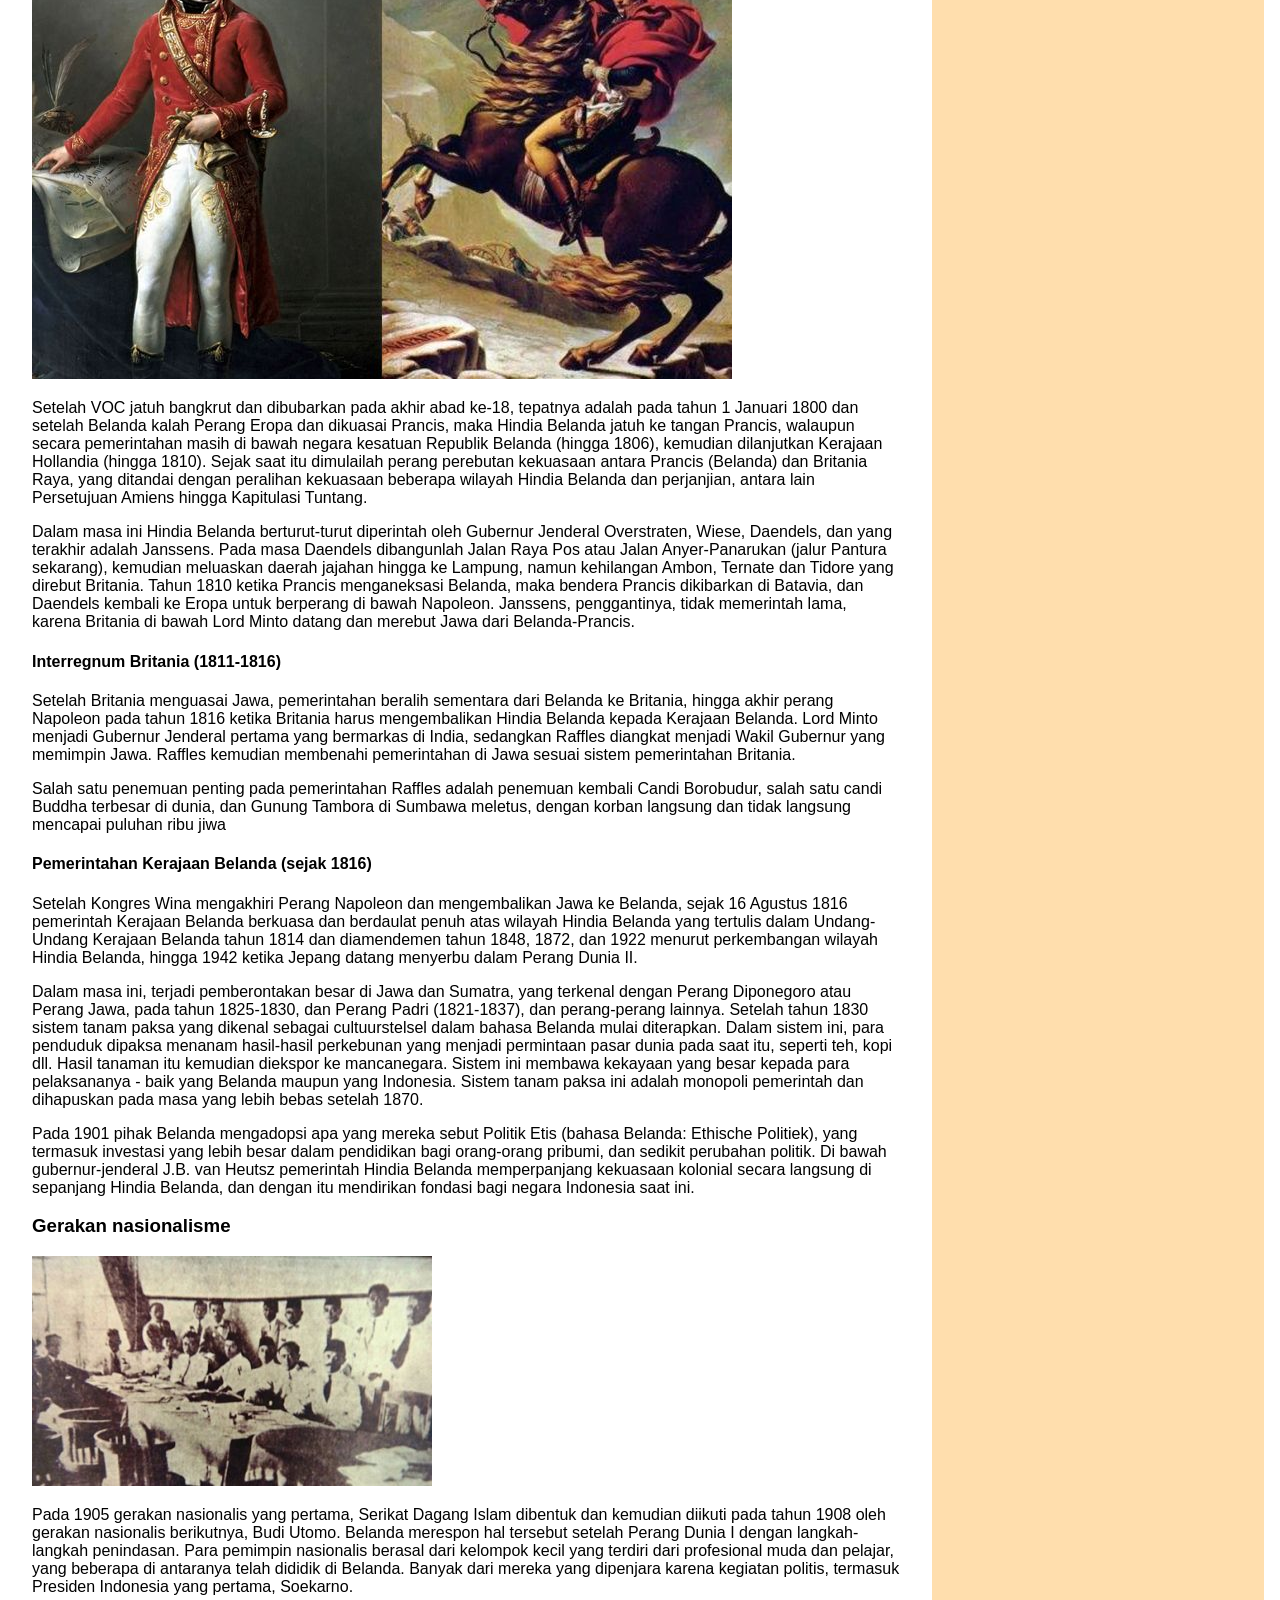
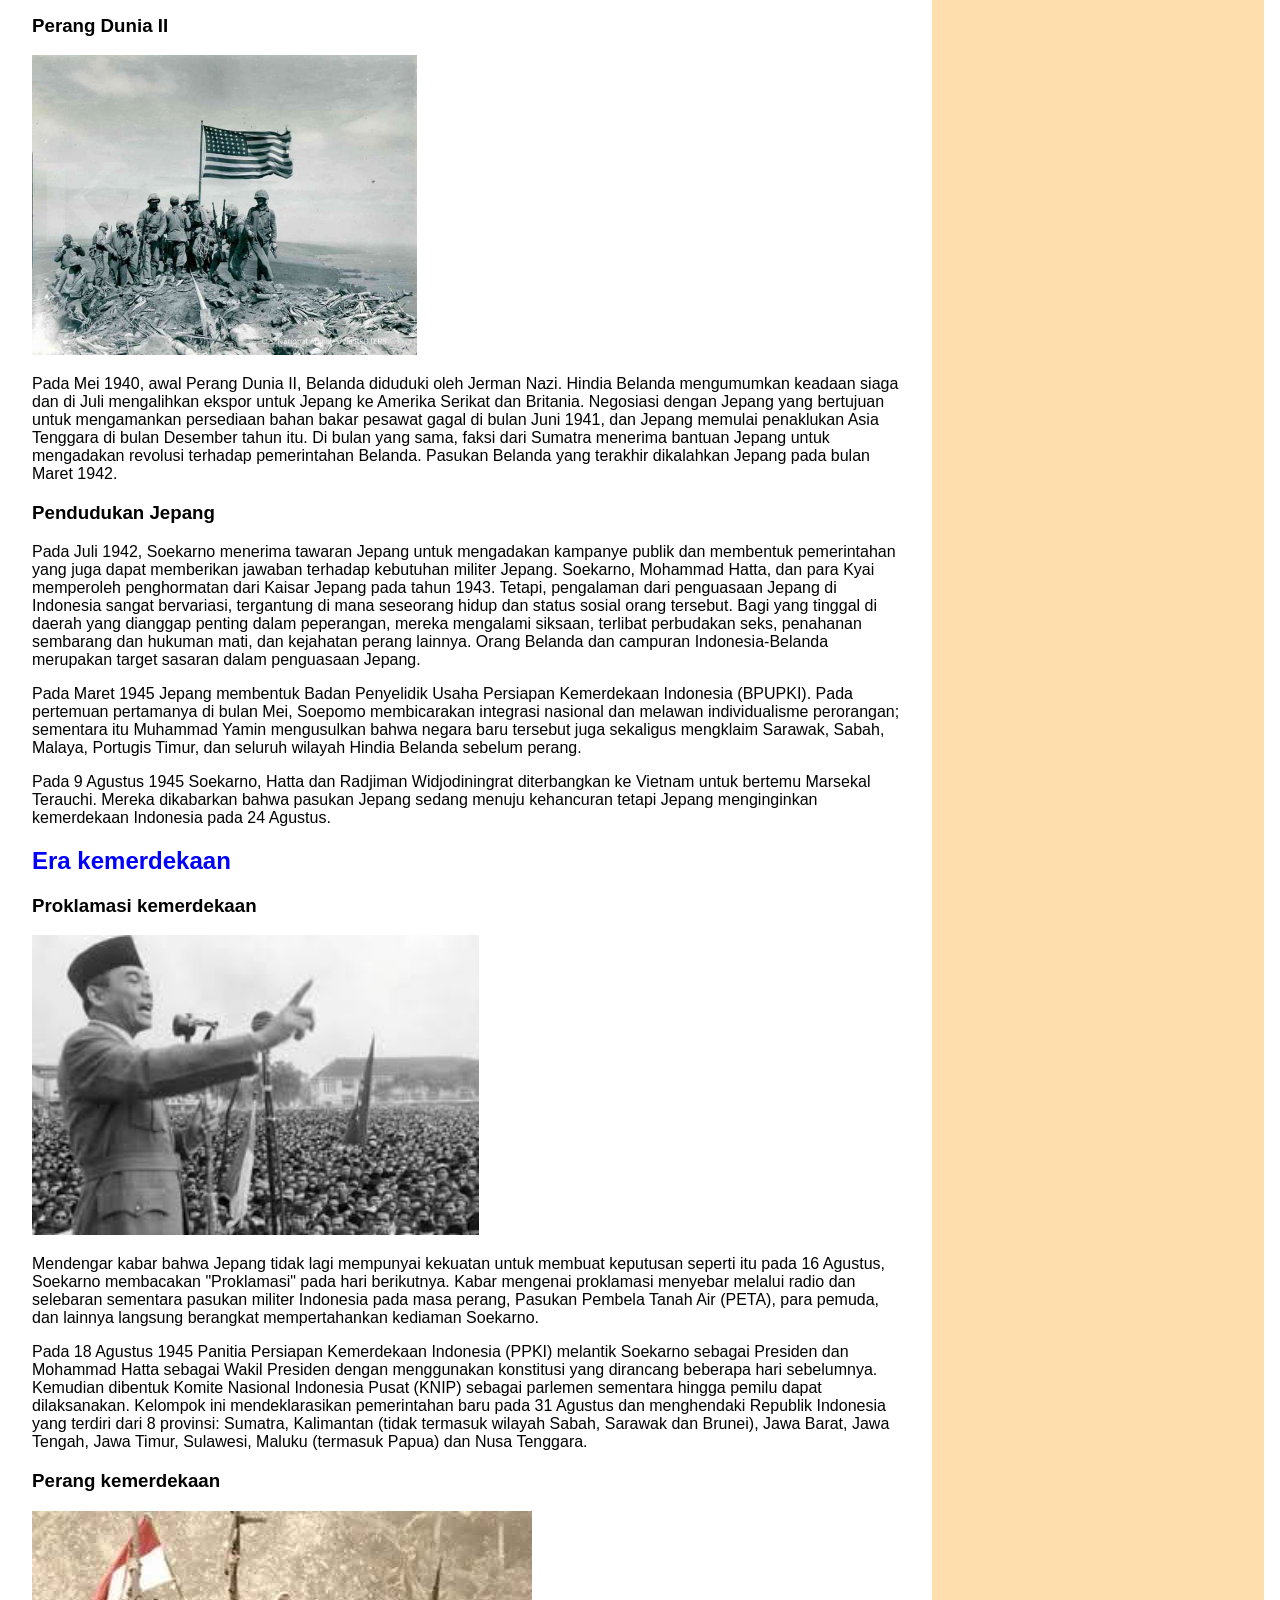
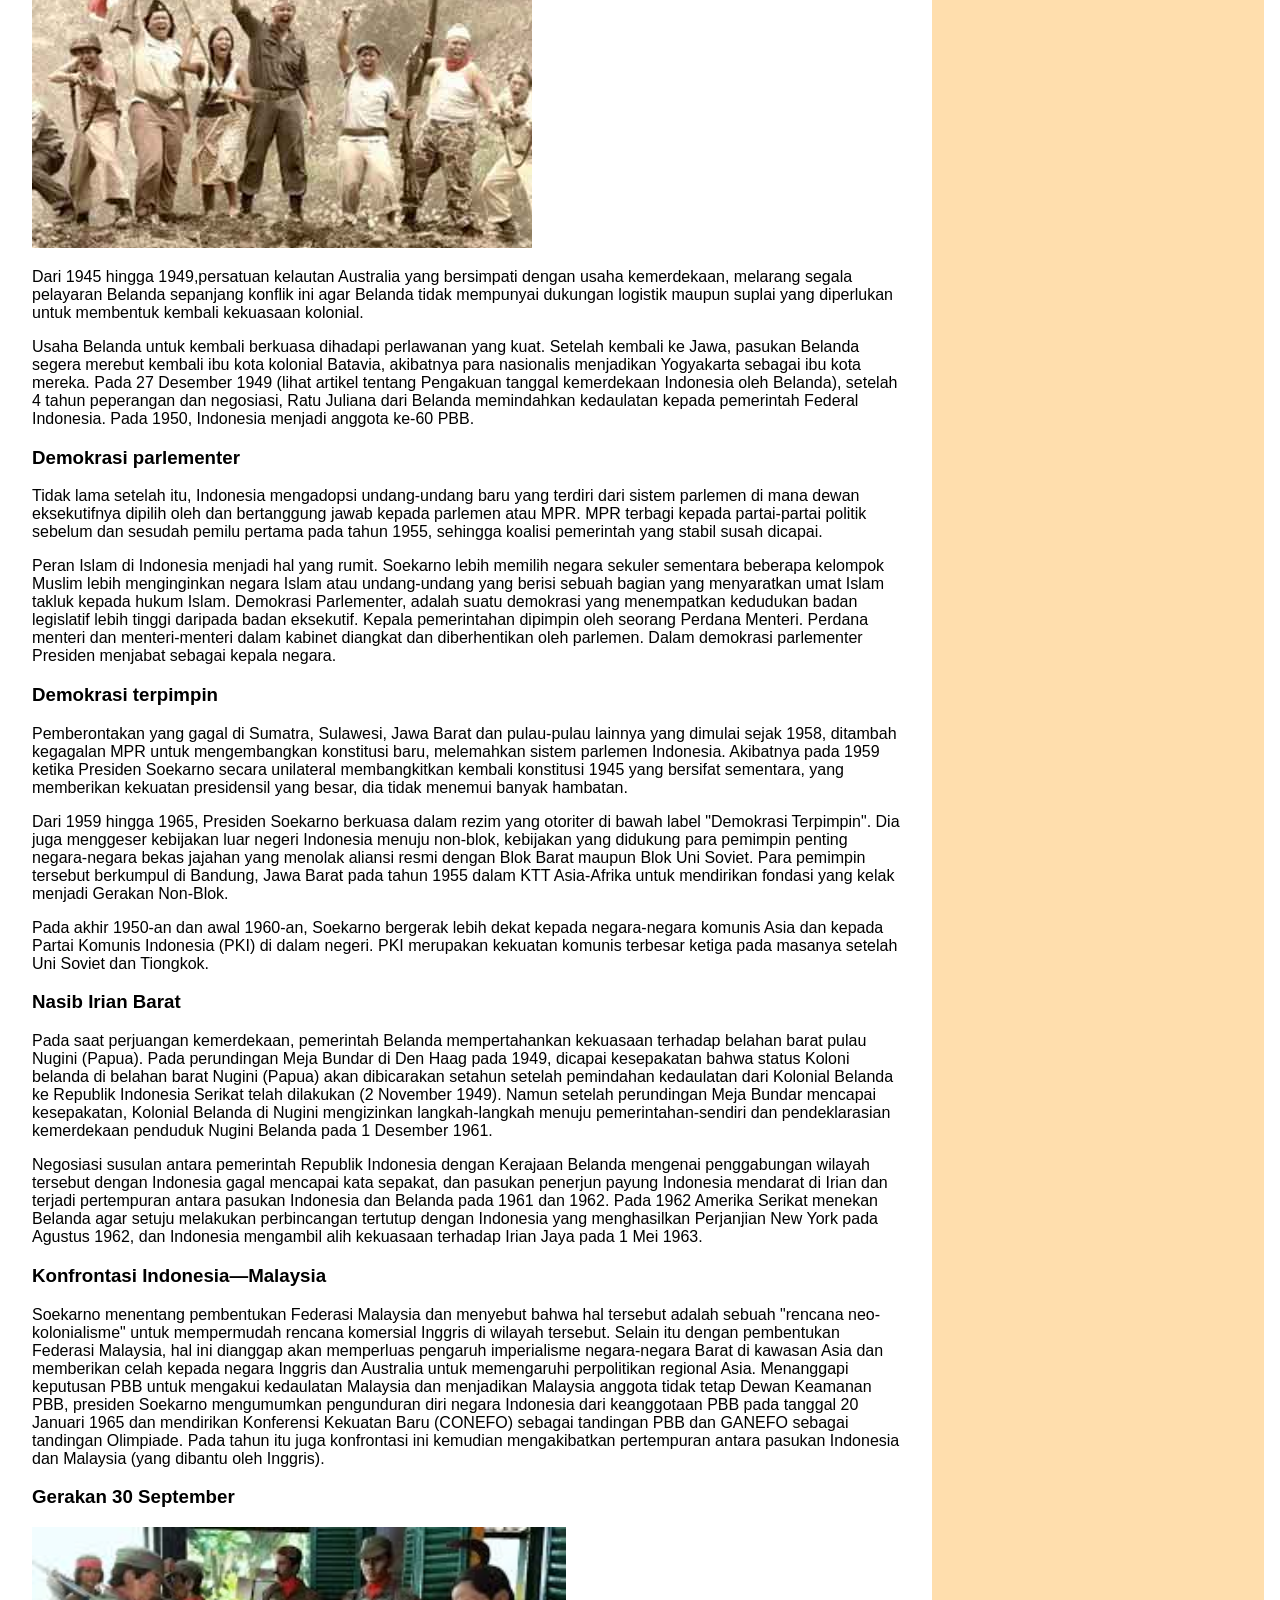
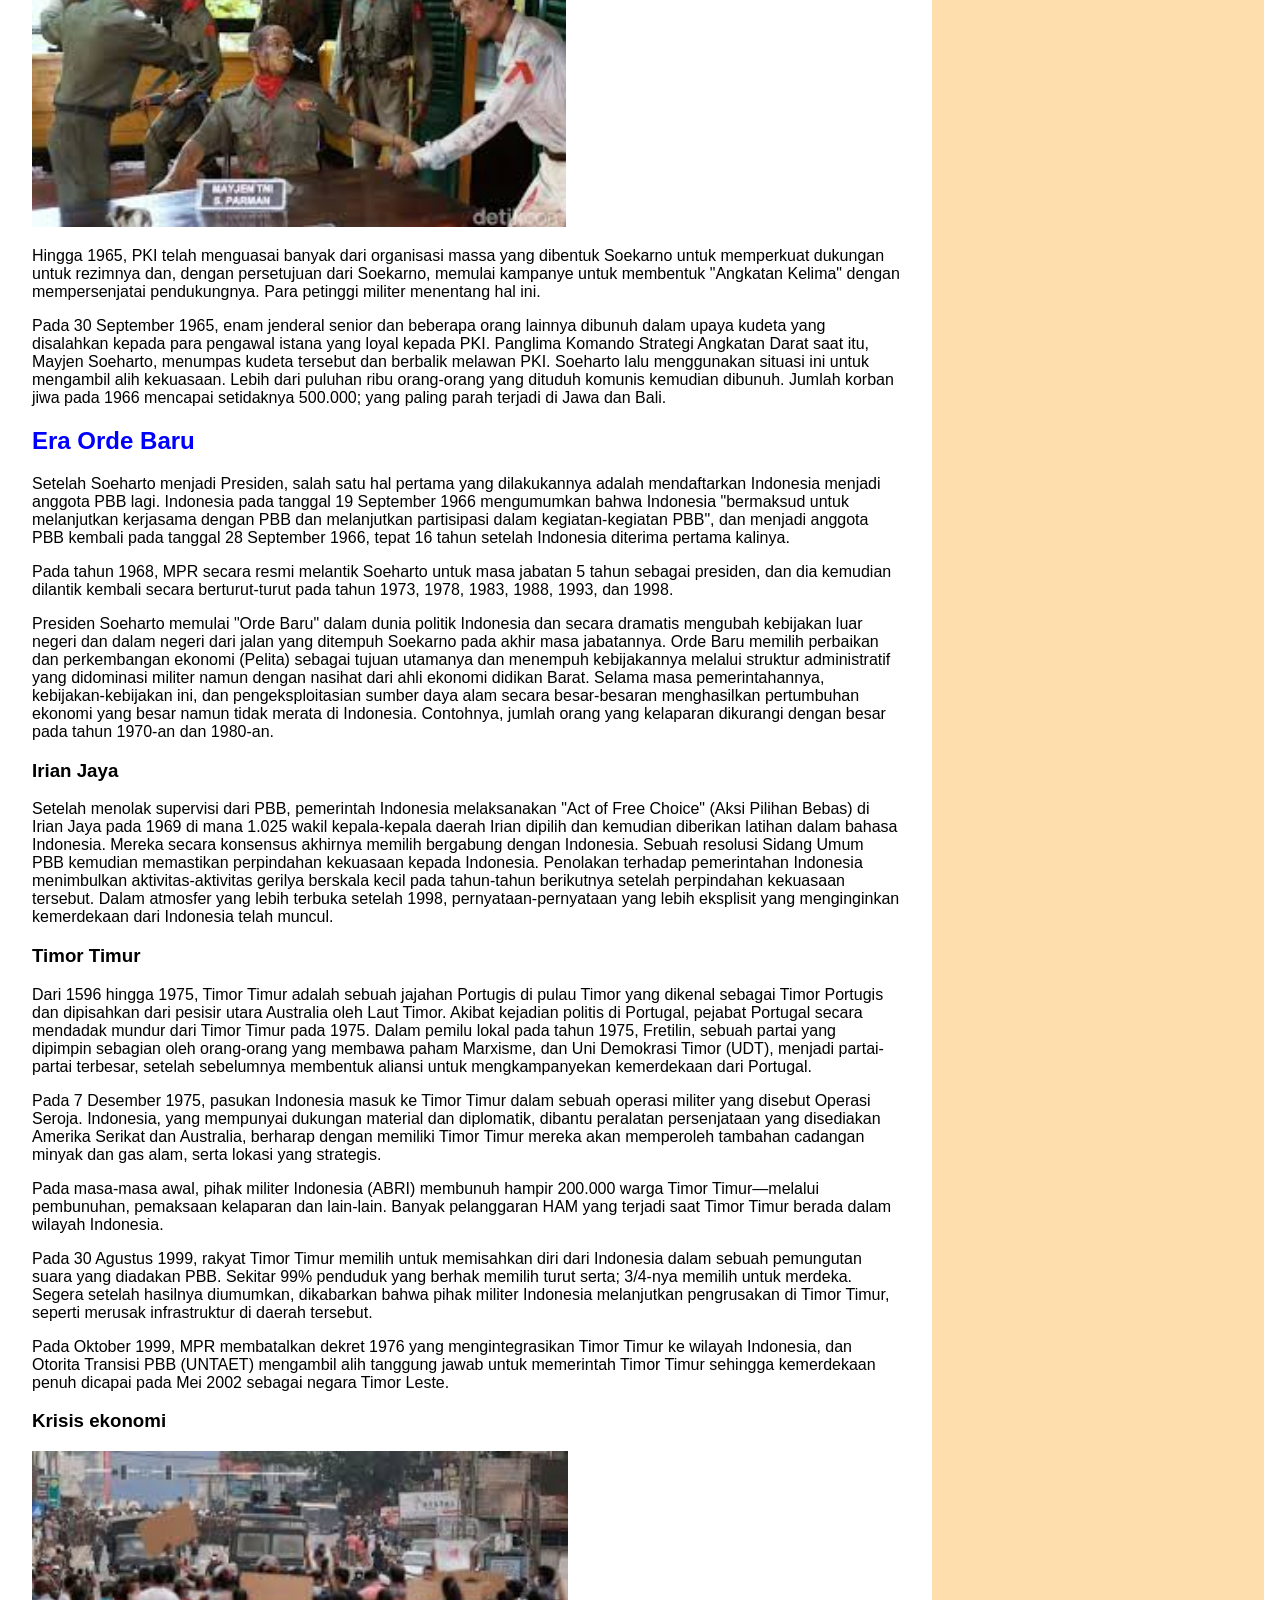
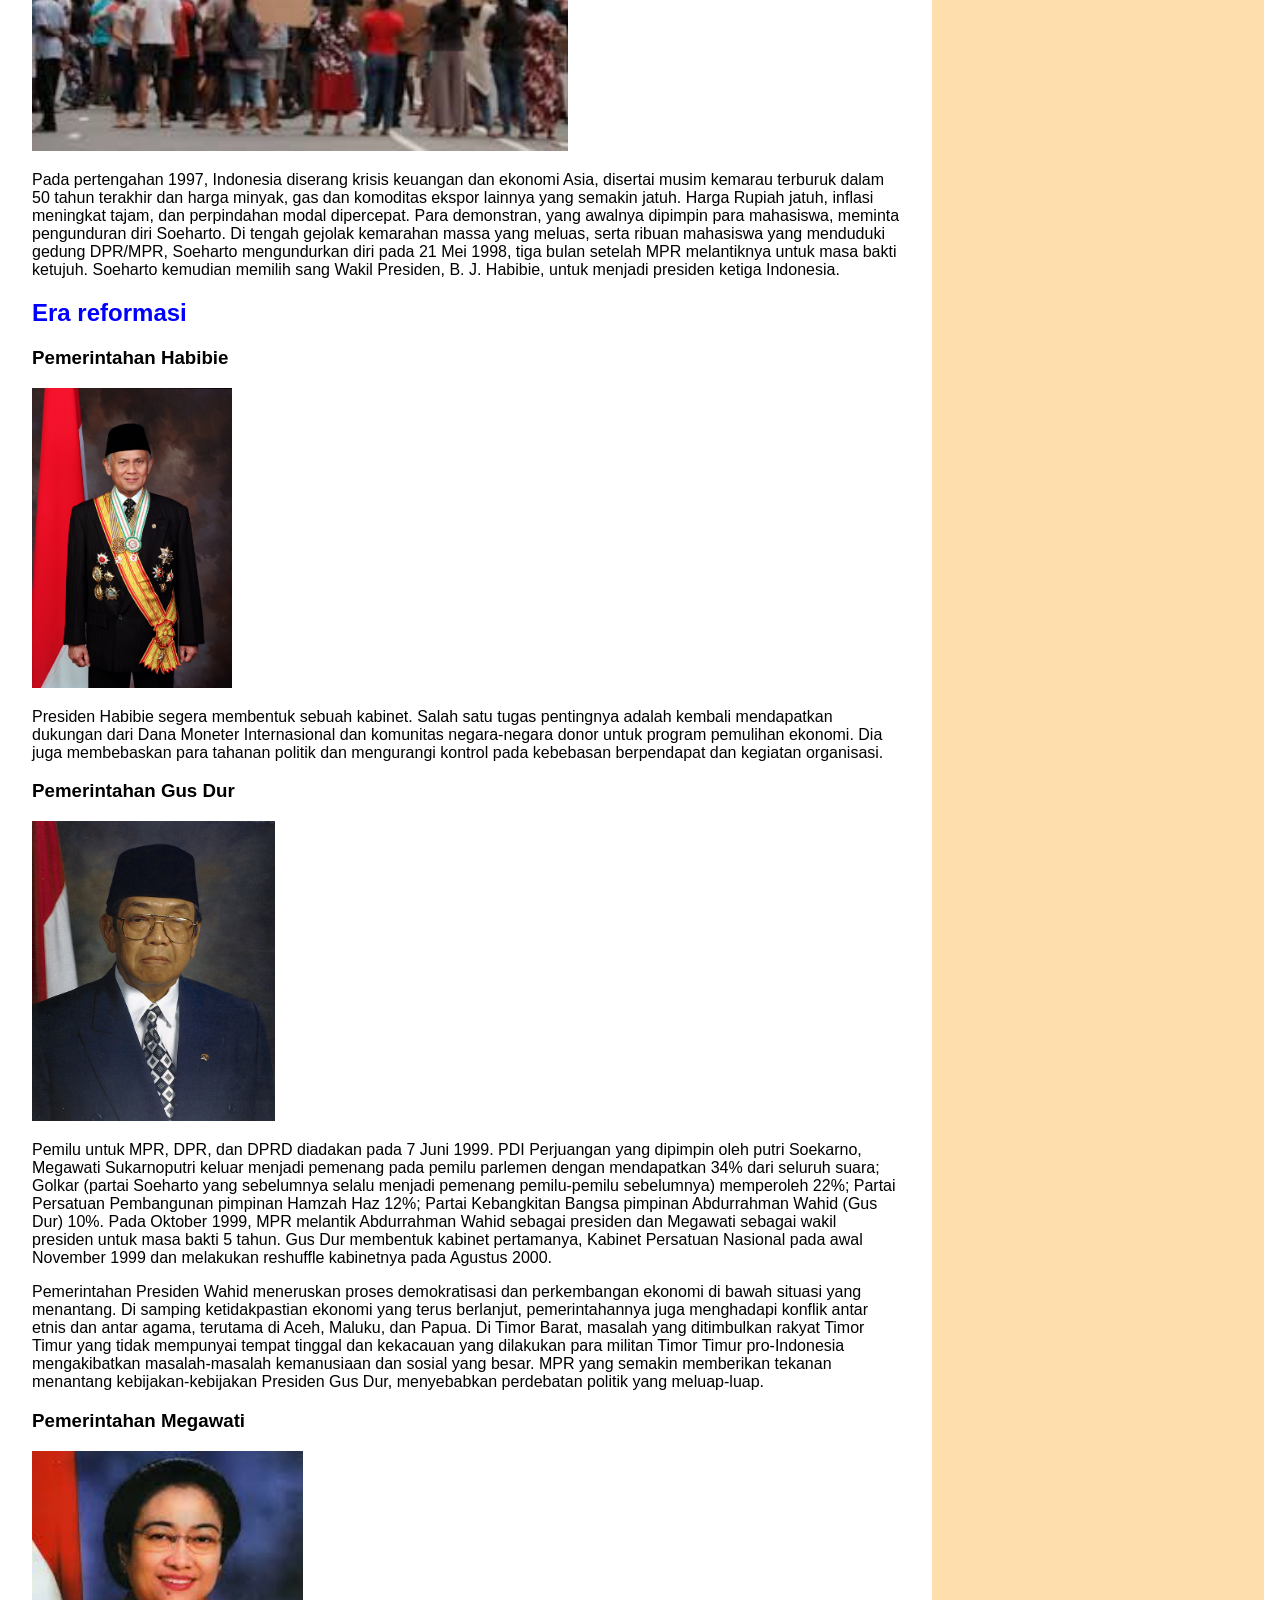
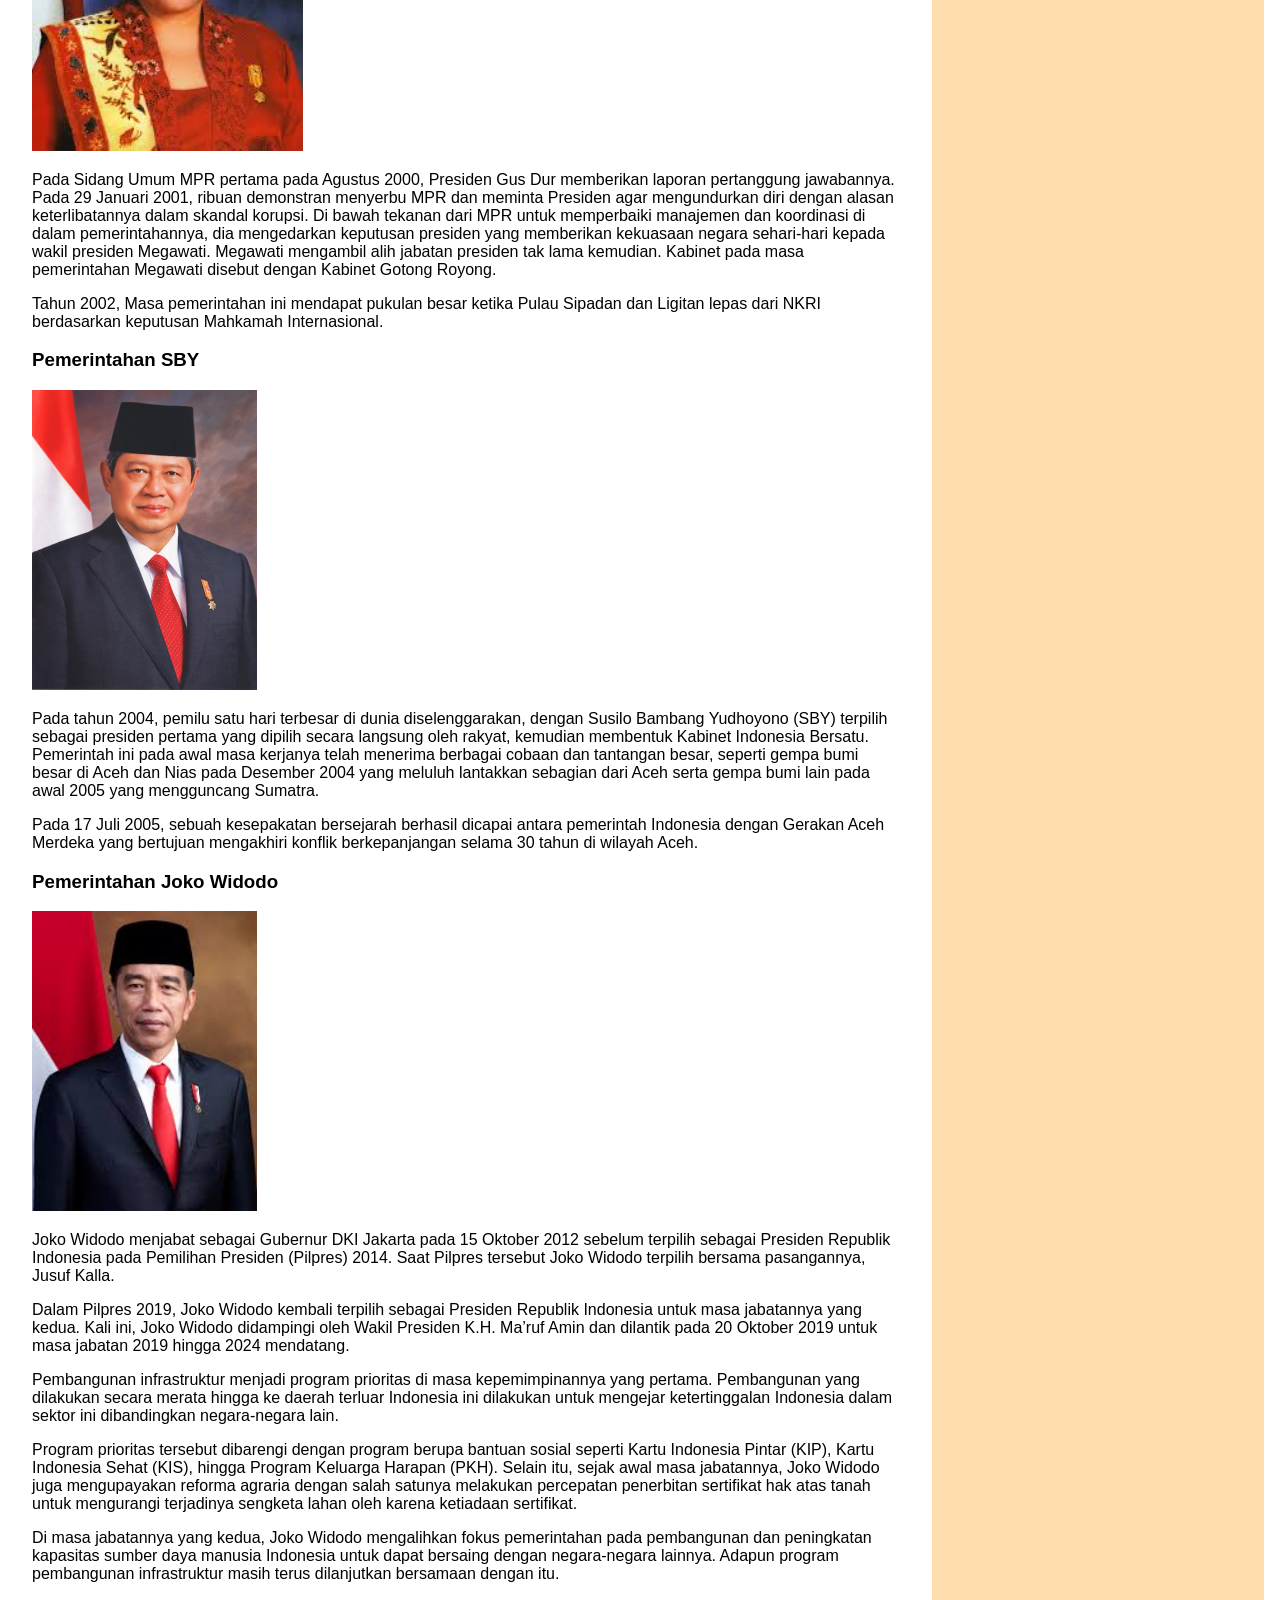
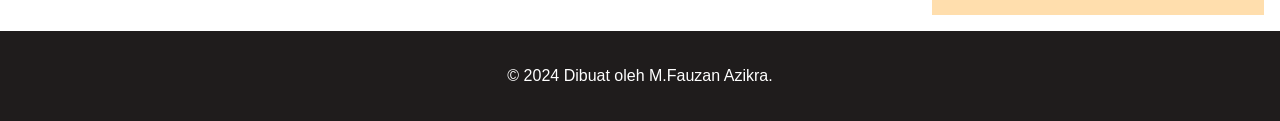
<file: proyek-akhir/index.html>
<!DOCTYPE html>
<html lang="id">
<head>
    <meta charset="UTF-8">
    <meta name="viewport" content="width=device-width, initial-scale=1.0">
    <title>Sejarah Ringkas Indonesia</title>
    <style>
        body {
            font-family: Arial, sans-serif;
            margin: 0;
            padding: 0;
        }
        header, footer {
            background-color: #09120a;
            color: white;
            text-align: center;
            padding: 2em;
        }
        main {
            display: flex;
            flex-direction: row;
            padding: 1em;
        }
        article {
            flex: 3;
            padding: 1em;
            margin-right: 1em;
            background-color: #ffffff;
        }
        aside {
            flex: 1;
            padding: 1em;
            background-color: navajowhite;
        }
    </style>
<link rel="stylesheet" href="assets/styles/style.css">
</head>
<body>
    <header>
        <h1>Sejarah Indonesia</h1>
        <div class="navigator">
            <a href="#Awal Indonesia"><button>Awal Indonesia</button></a>
            <a href="#Sejarah Awal"><button>Sejarah Awal</button></a>
            <a href="#Era Kolonial"><button>Era Kolonial</button></a>
            <a href="#Periode kolonisasi Portugis di Nusantara"><button>Periode kolonisasi Portugis di Nusantara</button></a>
            <a href="#Garis waktu kolonialisasi Eropa di Indonesia"><button>Garis waktu kolonialisasi Eropa di Indonesia</button></a>
            <a href="#Era kemerdekaan"><button>Era kemerdekaan</button></a>
            <a href="#Era Orde Baru"><button>Era Orde Baru</button></a>
            <a href="#Era reformasi"><button>Era reformasi</button></a>
    </header>
    <main>
        <article>
         <div class="plot"  id="Awal Indonesia">
            <h2> Awal Indonesia</h2>
        <img src="assets/image/Nicolaes_Visscher_Indiae_Orientalis.jpg" width="300">
            <p>Sejarah Indonesia meliputi suatu rentang waktu yang sangat panjang yang dimulai sejak zaman prasejarah berdasarkan penemuan "Manusia Jawa" yang berusia 1,7 juta tahun yang lalu. Periode sejarah Indonesia dapat dibagi menjadi lima era: Era Prakolonial/Era kerajaan, saat munculnya kerajaan-kerajaan Hindu-Buddha dan Islam di Jawa, Sumatra, dan Kalimantan yang sangat mengandalkan perdagangan; Era Kolonial, masuknya orang-orang Eropa (terutama Belanda, Portugis, dan Spanyol) yang menginginkan rempah-rempah mengakibatkan penjajahan oleh Belanda selama sekitar 350 tahun antara awal abad ke-17 hingga pertengahan abad ke-20; Era Kemerdekaan Awal, pasca-Proklamasi Kemerdekaan Indonesia (1945) sampai jatuhnya Soekarno (1966); Era Orde Baru, 32 tahun masa pemerintahan Soeharto (1966–1998); serta Era Orde Reformasi yang berlangsung sampai sekarang.</p>
        </div>

        <div class="plot" id="Sejarah Awal"></div>
            <h2>Sejarah Awal</h2>
        <img src="assets/image/Unknown_Indonesian_Burial_Mask,_Javanese,_5th_century_CE_or_earlier.jpg" width="200" height="300">
        <img src="assets/image/MET_2001_433_526_O2.jpg" width="200" height="300">
        <img src="assets/image/MET_DP158751.jpg" width="200" height="300">
        
            <p>Para cendekiawan India telah menulis tentang Dwipantara atau kerajaan Hindu Jawa Dwipa di Pulau Jawa dan Sumatra atau Swarna Dwipa sekitar 200 SM. Bukti fisik awal yang menyebutkan mengenai adanya empat kerajaan bercorak Hinduisme pada abad ke-1 dan abad ke-5, yaitu Kerajaan Salakanagara yang berdiri di Jawa Barat sekitar tahun 130 M atau abad ke-1 sementara Kerajaan Kandis di Sumatra dan kerajaan kerajaan pada abad ke-4 sampai abad ke-5 mulai muncul seperti Kerajaan Tarumanagara yang menguasai Jawa Barat dan Kerajaan Kutai di pesisir Sungai Mahakam, Kalimantan. Pada tahun 425 ajaran Buddhisme telah mencapai wilayah tersebut.</p>
            <p>Nusantara telah mempunyai warisan peradaban berusia ratusan tahun dengan dua kekaisaran besar, yaitu Sriwijaya di Sumatra pada abad ke-7 hingga 14 dan Majapahit di Jawa pada abad ke-13 sampai 16, ditambah dengan puluhan kerajaan kecil yang seringkali menjadi vassal tetangganya yang lebih kuat atau saling terhubung dalam semacam ikatan perkawinan dan perdagangan (seperti di Maluku). Hal tersebut telah terjadi sebelum Eropa Barat mengalami masa Renaisans pada abad ke-16.</p>
        </div>

        <div class="plot" id="Era Kolonial"></div>
            <h2>Era Kolonial</h2>
            <p>Afonso de Albuquerque, seorang tokoh yang membuat kawasan Nusantara waktu itu dikenal oleh orang Eropa dan dimulainya kolonisasi oleh Portugis bersama dengan bangsa Eropa lain, terutama Britania dan Belanda, juga Spanyol dalam waktu yang singkat.</p>
            <p>Dari Sungai Tajo yang bermuara ke Samudra Atlantik itulah armada Portugis mengarungi Samudra Atlantik, yang memakan waktu sebulan hingga tiga bulan, melewati Tanjung Harapan di Afrika, menuju Selat Malaka. Dari sini penjelajahan dilanjutkan ke Kepulauan Maluku untuk mencari rempah-rempah, komoditas yang setara emas kala itu.</p>
            <p>"Pada abad ke-16 saat petualangan itu dimulai biasanya para pelaut negeri Katolik itu diberkati oleh pastor dan raja sebelum berlayar melalui Sungai Tagus,” kata Teresa. Biara St Jeronimus (Portugis: Mosteiro Dos Jeronimos) didirikan oleh Raja Manuel I pada tahun 1502 di tempat saat Vasco da Gama memulai petualangan ke timur.</p>
            <p>Museum Maritim (Portugis: Museu de Marinha) didirikan oleh Raja Luis I pada 22 Juli 1863 untuk mengenang sejarah maritim Portugis.
                Selain patung di taman, lukisan Afonso de Albuquerque juga menjadi koleksi museum itu. Di bawah lukisan itu tertulis, ”Gubernur India 1509-1515. Peletak dasar Kerajaan Portugis di India yang berbasis di Ormuz, Goa, dan Malaka. Pionir kebijakan kekuatan laut sebagai kekuatan sentral kerajaan”. Berbagai barang perdagangan Portugis juga dipamerkan di museum itu, bahkan gundukan lada atau merica.</p>
            <p>Ada sejumlah motivasi mengapa Kerajaan Portugis memulai petualangan ke timur. Ahli sejarah dan arkeologi Islam Uka Tjandrasasmita dalam buku Indonesia-Portugal: Five Hundred Years of Historical Relationship (Cepesa, 2002), mengutip sejumlah ahli sejarah, menyebutkan tidak hanya ada satu motivasi Kerajaan Portugis datang ke Asia. Ekspansi itu mungkin dapat diringkas dalam tiga kata bahasa Portugis, yakni Feitoria, Fortaleza, dan Igreja (mirip seperti kata Gold, Glory, Gospel). Arti harfiahnya adalah emas, kejayaan, dan gereja atau perdagangan, dominasi militer, dan penyebaran agama Katolik.</p>
            <p>Menurut Uka, Albuquerque, Gubernur Portugis Kedua dari India Portugis, Kerajaan Portugis di Asia, merupakan arsitek utama ekspansi Portugis ke Asia. Dari Goa, ia memimpin langsung ekspedisi ke Malaka dan tiba di sana awal Juli 1511 membawa 15 kapal besar dan kecil serta 600 tentara. Ia dan pasukannya mengalahkan armada Malaka pada 10 Agustus 1511. Sejak itu Portugis menguasai perdagangan rempah-rempah dari Asia ke Eropa. Setelah menguasai Malaka, ekspedisi Portugis yang dipimpin Antonio de Abreu mencapai Maluku, pusat rempah-rempah.</p>
        </div>

        <div class="plot" id="Periode kolonisasi Portugis di Nusantara">
            <h2>Periode kolonisasi Portugis di Nusantara</h2>
            <p>Sekitar tahun 1511-1526, Nusantara menjadi pelabuhan maritim penting bagi Kerajaan Portugis, yang secara reguler menjadi rute maritim untuk menuju Pulau Sumatra, Jawa, Banda, dan Maluku.
                Pada tahun 1511 Portugis berhasil mengalahkan Kerajaan Malaka. Lalu pada tahun 1522, Portugis sudah sampai di Pelabuhan Sunda untuk menandatangani perjanjian dagang dengan Raja Sunda. Perjanjian dagang tersebut dilakukan pada tanggal 21 Agustus 1522. Pada hari yang sama dibangun sebuah prasasti yang disebut Prasasti Perjanjian Sunda-Portugal di suatu tempat yang saat ini menjadi sudut Jalan Cengkih dan Jalan Kali Besar Timur I, Jakarta Barat. Dengan perjanjian ini maka Portugis dibolehkan membangun gudang atau benteng di Sunda Kelapa.</p>
            <p>Pada 1512, Afonso de Albuquerque mengirim sebuah ekspedisi yang terdiri dari dua kapal dan sebuah karavel di bawah pimpinan Antonio de Abreu untuk mencari kepulauan rempah-rempah.
                Kehadiran Portugis di perairan dan kepulauan Indonesia itu telah meninggalkan jejak-jejak sejarah yang sampai hari ini masih dipertahankan oleh komunitas lokal di Nusantara, khususnya di Flores, Solor dan Maluku. Di Jakarta, terdapat Kampong Tugu yang terletak di antara Kali Cakung, pantai Cilincing, dan tanah Marunda. Penduduk kampung tersebut menamakan diri "orang Portugis" dan percaya bahwa mereka adalah turunan bangsa Portugis</p>
            <p>Bangsa Eropa pertama yang menemukan Maluku adalah Portugis, pada tahun 1512. Pada waktu itu 2 armada Portugis, masing-masing di bawah pimpinan Antonio de Abreu dan Fransisco Serrao, mendarat di Kepulauan Banda dan Kepulauan Penyu. Setelah mereka menjalin persahabatan dengan penduduk dan raja-raja setempat, seperti dengan Kerajaan Ternate di pulau Ternate, Portugis diberi izin untuk mendirikan benteng di Pikaoli, yang terletak di antara Negeri Hitu Lama dan Mamala di Pulau Ambon sekarang. Namun hubungan dagang rempah-rempah ini tidak berlangsung lama, karena Portugis menerapkan sistem monopoli sekaligus melakukan penyebaran agama Kristen yang membuat mereka tidak disukai.</p>
            <p>Salah seorang misionaris terkenal adalah Fransiskus Xaverius. Tiba di Ambon pada tahun 1546, kemudian melanjutkan perjalanan ke Ternate. Persahabatan Portugis dan Ternate berakhir pada tahun 1570. Pada akhir tahun 1575, bangsa Portugis menyerah kepada Sultan Baabullah.</p>
            <p>Perlawanan rakyat Maluku terhadap Portugis, dimanfaatkan Belanda untuk menjejakkan kakinya di Maluku. Pada tahun 1605, Belanda berhasil memaksa Portugis untuk menyerahkan pertahanannya di Ambon kepada Steven van der Hagen dan di Tidore kepada Sebastiansz Cornelisz. Demikian pula benteng Inggris di Kambelo, Pulau Seram, dihancurkan oleh Belanda. Sejak saat itu Belanda berhasil menguasai sebagian besar wilayah Maluku.</p>
            <p>Kedudukan Belanda di Maluku semakin kuat dengan berdirinya VOC pada tahun 1602, dan sejak saat itu Belanda menjadi penguasa tunggal di Maluku. Di bawah kepemimpinan Jan Pieterszoon Coen, Gubernur-Jenderal VOC, perdagangan cengkih di Maluku sepunuhnya berada di bawah kendali VOC selama sekitar 350 tahun. Untuk keperluan ini VOC tidak segan-segan mengusir pesaingnya; Portugis, Spanyol, dan Inggris. Bahkan puluhan ribu orang Maluku menjadi korban kebrutalan VOC.</p>
            <p>Kemudian mereka membangun benteng di Ternate tahun 1511, kemudian tahun 1512 membangun Benteng di Amurang Sulawesi Utara. Portugis kalah perang dengan Spanyol maka daerah Sulawesi Utara diserahkan dalam kekuasaan Spanyol (1560-1660). Kerajaan Portugis kemudian dipersatukan dengan Kerajaan Spanyol. Pada abad ke-17 datang armada dagang VOC yang kemudian berhasil mengusir Portugis dari Ternate, sehingga kemudian Portugis mundur dan menguasai Timor Timur (sejak 1515).</p>
            <p>Kolonialisme dan Imperialisme mulai merebak di Indonesia sekitar abad ke-15, yaitu diawali dengan pendaratan bangsa Portugis di Malaka dan bangsa Belanda yang dipimpin Cornelis de Houtman pada tahun 1596, untuk mencari sumber rempah-rempah dan berdagang.</p>
        </div>

            <h3>Perlawanan penduduk pribumi</h3>
            <p>Portugis berlaku semena-mena dalam membangun hubungan dagang, salah satu contohnya adalah melakukan praktik monopoli. Hal ini menimbulkan kemarahan dari penduduk sekitar yang akhirnya menimbulkan perlawanan terhadap Portugis, diantaranya adalah:</p>

            <h4>Perlawanan Rakyat Minahasa terhadap Portugis</h4>
            <p>Perjuangan perlawanan Rakyat Perserikatan Minahasa melawan Portugis telah berlangsung dari tahun 1512-1560, dengan gabungan perserikatan suku-suku di Minahasa maka mereka dapat mengusir Portugis. Portugis membangun beberapa Benteng pertahanan di Minahasa di antaranya di Amurang dan Kema.</p>
            
            <h4>Perlawanan Rakyat Malaka terhadap Portugis</h4>
            <p>Pada tahun 1511, armada Portugis yang dipimpin oleh Albuquerque menyerang Kerajaan Malaka. Usaha perlawanan kolonial Portugis di Malaka yang terjadi pada tahun 1513 mengalami kegagalan karena kekuatan dan persenjataan Portugis lebih kuat. Pada tahun 1527, armada Demak di bawah pimpinan Fatahillah/Falatehan dapat menguasai Banten,Sunda Kelapa, dan Cirebon. Armada Portugis dapat dihancurkan oleh Fatahillah/Falatehan dan ia kemudian mengganti nama Sunda Kelapa menjadi Jayakarta yang artinya kemenangan besar, yang kemudian menjadi Jakarta.</p>

            <h4>Perlawanan rakyat Aceh terhadap Portugis</h4>
            <p>Mulai tahun 1554 hingga tahun 1555, upaya Portugis tersebut gagal karena Portugis mendapat perlawanan keras dari rakyat Aceh. Pada saat Sultan Iskandar Muda berkuasa, Kerajaan Aceh pernah menyerang Portugis di Malaka pada tahun 1615 dan 1629.</p>

            <h4>Perlawanan Rakyat Maluku terhadap Portugis</h4>
            <p>Bangsa Portugis pertama kali mendarat di Maluku pada tahun 1511. Kedatangan Portugis berikutnya pada tahun 1513. Akan tetapi, Ternate merasa dirugikan oleh Portugis karena keserakahannya dalam memperoleh keuntungan melalui usaha monopoli perdagangan rempah-rempah.</p>
            <p>Pada tahun 1533, Sultan Ternate menyerukan kepada seluruh rakyat Maluku untuk mengusir Portugis di Maluku. Pada tahun 1570, rakyat Ternate yang dipimpin oleh Sultan Hairun dapat kembali melakukan perlawanan terhadap bangsa Portugis, namun dapat diperdaya oleh Portugis hingga akhirnya tewas terbunuh di dalam Benteng Duurstede. Selanjutnya dipimpin oleh Sultan Baabullah pada tahun 1574. Portugis diusir yang kemudian bermukim di Pulau Timor.</p>
         
            <div class="plot" id="Garis waktu kolonialisasi Eropa di Indonesia">
            <h2>Garis waktu kolonialisasi Eropa di Indonesia</h2>
            <h3>Kolonialisasi Spanyol</h3>
            <ul type="disc">
                <li>1521 - Spanyol mendarat di Sulawesi Utara</li>
                <li>1560 - Spanyol mendirikan pos di Manado.</li>
                <li>1617 - Gerakan perlawanan rakyat Minahasa di Sulawesi Utara untuk mengusir kolonial Spanyol.</li>
                <li>1646 - Spanyol di usir dari Minahasa dan Sulawesi Utara. Tahun selanjutnya Spanyol masih mencoba memengaruhi kerajaan sekitar untuk merebut kembali Minahasa tapi gagal, terakhir dengan mendukung Bolaang Mongondow yang berakhir tahun 1692.</li>
            </ul>
        </div>

            <h3>Kolonisasi VOC</h3>
            <img src="assets/image/images.jpg" class="type1">
            <p>Mulai tahun 1602 Kongsi dagang VOC yang didirikan di Republik Belanda bersaing dengan kerajaan Portugal dan Kerajaan Spanyol dalam dominasi perdagangan rempah di Hindia Timur (Nusantara), secara perlahan-lahan menjadi penguasa wilayah yang kini adalah Indonesia, dengan memanfaatkan Perselisihan dan perpecahan di antara kerajaan-kerajaan kecil yang telah menggantikan Majapahit. VOC berhasil mengeliminasi Kongsi dagang EIC yang didirikan oleh kerajaan Inggris yang bertahan di Bengkulu hingga 1824, satu-satunya koloni Portugal yang masih bertahan hingga abad 20 adalah Timor Portugis, yang tetap dikuasai Portugal hingga 1975 ketika berintegrasi menjadi provinsi Indonesia bernama Timor Timur.</p>
            <p>Pada abad ke-17 dan 18 Hindia Belanda tidak dikuasai secara langsung oleh pemerintah Belanda namun dikuasai oleh perusahaan dagang bernama VOC (bahasa Belanda: Verenigde Oostindische Compagnie). VOC telah diberikan hak monopoli terhadap perdagangan dan aktivitas kolonial di wilayah tersebut oleh Parlemen Belanda pada tahun 1602. Markasnya berada di Batavia, yang kini bernama Jakarta.</p>
            <p>Kongsi Dagang VOC dan yang dilanjutkan oleh pemerintah kolonial Belanda mendominasi Indonesia selama hampir 350 tahun (antara 1602 dan 1945), kecuali untuk suatu masa pendek di mana sebagian kecil dari Indonesia dikuasai Britania setelah Perang Jawa Britania-Belanda (perpanjangan dari perang Napoleonik di Eropa) dan masa penjajahan Jepang pada masa Perang Dunia II. Pada masa penguaasaan VOC terhadap nusantara banyak penduduk di nusantara menderita akibat monopoli, peperangan dan pajak dari VOC, salah satu perusahaan terbuka yang terbesar dalam sejarah, Setelah VOC bangkrut pada 1799 dan aset-asetnya di nusantara diambil alih oleh kerajaan Belanda dalam bentuk pemerintahan kolonial, Belanda mulai mengembangkan Hindia Belanda menjadi salah satu kekuasaan kolonial terkaya di dunia. 350 tahun penjajahan Belanda bagi sebagian orang adalah berlebihan karena banyak wilayah di Indonesia seperti Aceh dan Papua baru ditaklukkan secara penuh oleh Belanda mendekati abad ke 20.</p>
            <p>Tujuan utama VOC adalah mempertahankan monopolinya terhadap perdagangan rempah-rempah di Nusantara. Hal ini dilakukan melalui penggunaan dan ancaman kekerasan terhadap penduduk di kepulauan-kepulauan penghasil rempah-rempah, dan terhadap orang-orang non-Belanda yang mencoba berdagang dengan para penduduk tersebut. Contohnya, ketika penduduk Kepulauan Banda terus menjual biji pala kepada pedagang Inggris, pasukan Belanda membunuh atau mendeportasi hampir seluruh populasi dan kemudian mempopulasikan pulau-pulau tersebut dengan pembantu-pembantu atau budak-budak yang bekerja di perkebunan pala.</p>
            <p>VOC menjadi terlibat dalam politik internal Jawa pada masa ini, dan bertempur dalam beberapa peperangan yang melibatkan pemimpin Mataram dan Banten.</p>

            <h3>Kolonisasi pemerintah Belanda</h3>
            <h4>Era Napoleon (1800-1811)</h4>
            <img src="assets/image/fotojet-2023-08-04t143238737-20230804023248.jpg">
            <p>Setelah VOC jatuh bangkrut dan dibubarkan pada akhir abad ke-18, tepatnya adalah pada tahun 1 Januari 1800 dan setelah Belanda kalah Perang Eropa dan dikuasai Prancis, maka Hindia Belanda jatuh ke tangan Prancis, walaupun secara pemerintahan masih di bawah negara kesatuan Republik Belanda (hingga 1806), kemudian dilanjutkan Kerajaan Hollandia (hingga 1810). Sejak saat itu dimulailah perang perebutan kekuasaan antara Prancis (Belanda) dan Britania Raya, yang ditandai dengan peralihan kekuasaan beberapa wilayah Hindia Belanda dan perjanjian, antara lain Persetujuan Amiens hingga Kapitulasi Tuntang.</p>
            <p>Dalam masa ini Hindia Belanda berturut-turut diperintah oleh Gubernur Jenderal Overstraten, Wiese, Daendels, dan yang terakhir adalah Janssens. Pada masa Daendels dibangunlah Jalan Raya Pos atau Jalan Anyer-Panarukan (jalur Pantura sekarang), kemudian meluaskan daerah jajahan hingga ke Lampung, namun kehilangan Ambon, Ternate dan Tidore yang direbut Britania. Tahun 1810 ketika Prancis menganeksasi Belanda, maka bendera Prancis dikibarkan di Batavia, dan Daendels kembali ke Eropa untuk berperang di bawah Napoleon. Janssens, penggantinya, tidak memerintah lama, karena Britania di bawah Lord Minto datang dan merebut Jawa dari Belanda-Prancis.</p>

            <h4>Interregnum Britania (1811-1816)</h4>
            <p>Setelah Britania menguasai Jawa, pemerintahan beralih sementara dari Belanda ke Britania, hingga akhir perang Napoleon pada tahun 1816 ketika Britania harus mengembalikan Hindia Belanda kepada Kerajaan Belanda. Lord Minto menjadi Gubernur Jenderal pertama yang bermarkas di India, sedangkan Raffles diangkat menjadi Wakil Gubernur yang memimpin Jawa. Raffles kemudian membenahi pemerintahan di Jawa sesuai sistem pemerintahan Britania.</p>
            <p>Salah satu penemuan penting pada pemerintahan Raffles adalah penemuan kembali Candi Borobudur, salah satu candi Buddha terbesar di dunia, dan Gunung Tambora di Sumbawa meletus, dengan korban langsung dan tidak langsung mencapai puluhan ribu jiwa</p>

            <h4>Pemerintahan Kerajaan Belanda (sejak 1816)</h4>
            <p>Setelah Kongres Wina mengakhiri Perang Napoleon dan mengembalikan Jawa ke Belanda, sejak 16 Agustus 1816 pemerintah Kerajaan Belanda berkuasa dan berdaulat penuh atas wilayah Hindia Belanda yang tertulis dalam Undang-Undang Kerajaan Belanda tahun 1814 dan diamendemen tahun 1848, 1872, dan 1922 menurut perkembangan wilayah Hindia Belanda, hingga 1942 ketika Jepang datang menyerbu dalam Perang Dunia II.</p>
            <p>Dalam masa ini, terjadi pemberontakan besar di Jawa dan Sumatra, yang terkenal dengan Perang Diponegoro atau Perang Jawa, pada tahun 1825-1830, dan Perang Padri (1821-1837), dan perang-perang lainnya. Setelah tahun 1830 sistem tanam paksa yang dikenal sebagai cultuurstelsel dalam bahasa Belanda mulai diterapkan. Dalam sistem ini, para penduduk dipaksa menanam hasil-hasil perkebunan yang menjadi permintaan pasar dunia pada saat itu, seperti teh, kopi dll. Hasil tanaman itu kemudian diekspor ke mancanegara. Sistem ini membawa kekayaan yang besar kepada para pelaksananya - baik yang Belanda maupun yang Indonesia. Sistem tanam paksa ini adalah monopoli pemerintah dan dihapuskan pada masa yang lebih bebas setelah 1870.</p>
            <p>Pada 1901 pihak Belanda mengadopsi apa yang mereka sebut Politik Etis (bahasa Belanda: Ethische Politiek), yang termasuk investasi yang lebih besar dalam pendidikan bagi orang-orang pribumi, dan sedikit perubahan politik. Di bawah gubernur-jenderal J.B. van Heutsz pemerintah Hindia Belanda memperpanjang kekuasaan kolonial secara langsung di sepanjang Hindia Belanda, dan dengan itu mendirikan fondasi bagi negara Indonesia saat ini.</p>

            <h3>Gerakan nasionalisme</h3>
            <img src="assets/image/dokumentasi-boedi-oetomo-organisasi-pergerakan-nasional.jpg">
            <p>Pada 1905 gerakan nasionalis yang pertama, Serikat Dagang Islam dibentuk dan kemudian diikuti pada tahun 1908 oleh gerakan nasionalis berikutnya, Budi Utomo. Belanda merespon hal tersebut setelah Perang Dunia I dengan langkah-langkah penindasan. Para pemimpin nasionalis berasal dari kelompok kecil yang terdiri dari profesional muda dan pelajar, yang beberapa di antaranya telah dididik di Belanda. Banyak dari mereka yang dipenjara karena kegiatan politis, termasuk Presiden Indonesia yang pertama, Soekarno.</p>

            <h3>Perang Dunia II</h3>
            <img src="assets/image/484735755p.jpg" height="300">
            <p>Pada Mei 1940, awal Perang Dunia II, Belanda diduduki oleh Jerman Nazi. Hindia Belanda mengumumkan keadaan siaga dan di Juli mengalihkan ekspor untuk Jepang ke Amerika Serikat dan Britania. Negosiasi dengan Jepang yang bertujuan untuk mengamankan persediaan bahan bakar pesawat gagal di bulan Juni 1941, dan Jepang memulai penaklukan Asia Tenggara di bulan Desember tahun itu. Di bulan yang sama, faksi dari Sumatra menerima bantuan Jepang untuk mengadakan revolusi terhadap pemerintahan Belanda. Pasukan Belanda yang terakhir dikalahkan Jepang pada bulan Maret 1942.</p>

            <h3>Pendudukan Jepang</h3>
            <p>Pada Juli 1942, Soekarno menerima tawaran Jepang untuk mengadakan kampanye publik dan membentuk pemerintahan yang juga dapat memberikan jawaban terhadap kebutuhan militer Jepang. Soekarno, Mohammad Hatta, dan para Kyai memperoleh penghormatan dari Kaisar Jepang pada tahun 1943. Tetapi, pengalaman dari penguasaan Jepang di Indonesia sangat bervariasi, tergantung di mana seseorang hidup dan status sosial orang tersebut. Bagi yang tinggal di daerah yang dianggap penting dalam peperangan, mereka mengalami siksaan, terlibat perbudakan seks, penahanan sembarang dan hukuman mati, dan kejahatan perang lainnya. Orang Belanda dan campuran Indonesia-Belanda merupakan target sasaran dalam penguasaan Jepang.</p>
            <p>Pada Maret 1945 Jepang membentuk Badan Penyelidik Usaha Persiapan Kemerdekaan Indonesia (BPUPKI). Pada pertemuan pertamanya di bulan Mei, Soepomo membicarakan integrasi nasional dan melawan individualisme perorangan; sementara itu Muhammad Yamin mengusulkan bahwa negara baru tersebut juga sekaligus mengklaim Sarawak, Sabah, Malaya, Portugis Timur, dan seluruh wilayah Hindia Belanda sebelum perang.</p>
            <p>Pada 9 Agustus 1945 Soekarno, Hatta dan Radjiman Widjodiningrat diterbangkan ke Vietnam untuk bertemu Marsekal Terauchi. Mereka dikabarkan bahwa pasukan Jepang sedang menuju kehancuran tetapi Jepang menginginkan kemerdekaan Indonesia pada 24 Agustus.</p>

            <div class="plot" id="Era kemerdekaan">
            <h2>Era kemerdekaan</h2>
            <h3>Proklamasi kemerdekaan</h3>
            <img src="assets/image/images (1).jpg" height="300">
            <p>Mendengar kabar bahwa Jepang tidak lagi mempunyai kekuatan untuk membuat keputusan seperti itu pada 16 Agustus, Soekarno membacakan "Proklamasi" pada hari berikutnya. Kabar mengenai proklamasi menyebar melalui radio dan selebaran sementara pasukan militer Indonesia pada masa perang, Pasukan Pembela Tanah Air (PETA), para pemuda, dan lainnya langsung berangkat mempertahankan kediaman Soekarno.</p>
            <p>Pada 18 Agustus 1945 Panitia Persiapan Kemerdekaan Indonesia (PPKI) melantik Soekarno sebagai Presiden dan Mohammad Hatta sebagai Wakil Presiden dengan menggunakan konstitusi yang dirancang beberapa hari sebelumnya. Kemudian dibentuk Komite Nasional Indonesia Pusat (KNIP) sebagai parlemen sementara hingga pemilu dapat dilaksanakan. Kelompok ini mendeklarasikan pemerintahan baru pada 31 Agustus dan menghendaki Republik Indonesia yang terdiri dari 8 provinsi: Sumatra, Kalimantan (tidak termasuk wilayah Sabah, Sarawak dan Brunei), Jawa Barat, Jawa Tengah, Jawa Timur, Sulawesi, Maluku (termasuk Papua) dan Nusa Tenggara.</p>
        </div>

            <h3>Perang kemerdekaan</h3>
            <img src="assets/image/Kecamatan Gondanglegi-ce1920e8-jangan-ngaku-wni-jika-belum-tahu-sejarah-singkat-kemerdekaan-indonesia-04-finansialku.jpg">
            <p> Dari 1945 hingga 1949,persatuan kelautan Australia yang bersimpati dengan usaha kemerdekaan, melarang segala pelayaran Belanda sepanjang konflik ini agar Belanda tidak mempunyai dukungan logistik maupun suplai yang diperlukan untuk membentuk kembali kekuasaan kolonial.</p>
            <p>Usaha Belanda untuk kembali berkuasa dihadapi perlawanan yang kuat. Setelah kembali ke Jawa, pasukan Belanda segera merebut kembali ibu kota kolonial Batavia, akibatnya para nasionalis menjadikan Yogyakarta sebagai ibu kota mereka. Pada 27 Desember 1949 (lihat artikel tentang Pengakuan tanggal kemerdekaan Indonesia oleh Belanda), setelah 4 tahun peperangan dan negosiasi, Ratu Juliana dari Belanda memindahkan kedaulatan kepada pemerintah Federal Indonesia. Pada 1950, Indonesia menjadi anggota ke-60 PBB.</p>

            <h3>Demokrasi parlementer</h3>
            <p>Tidak lama setelah itu, Indonesia mengadopsi undang-undang baru yang terdiri dari sistem parlemen di mana dewan eksekutifnya dipilih oleh dan bertanggung jawab kepada parlemen atau MPR. MPR terbagi kepada partai-partai politik sebelum dan sesudah pemilu pertama pada tahun 1955, sehingga koalisi pemerintah yang stabil susah dicapai.</p>
            <p>Peran Islam di Indonesia menjadi hal yang rumit. Soekarno lebih memilih negara sekuler sementara beberapa kelompok Muslim lebih menginginkan negara Islam atau undang-undang yang berisi sebuah bagian yang menyaratkan umat Islam takluk kepada hukum Islam. Demokrasi Parlementer, adalah suatu demokrasi yang menempatkan kedudukan badan legislatif lebih tinggi daripada badan eksekutif. Kepala pemerintahan dipimpin oleh seorang Perdana Menteri. Perdana menteri dan menteri-menteri dalam kabinet diangkat dan diberhentikan oleh parlemen. Dalam demokrasi parlementer Presiden menjabat sebagai kepala negara.</p>
            
            <h3>Demokrasi terpimpin</h3>
            <p>Pemberontakan yang gagal di Sumatra, Sulawesi, Jawa Barat dan pulau-pulau lainnya yang dimulai sejak 1958, ditambah kegagalan MPR untuk mengembangkan konstitusi baru, melemahkan sistem parlemen Indonesia. Akibatnya pada 1959 ketika Presiden Soekarno secara unilateral membangkitkan kembali konstitusi 1945 yang bersifat sementara, yang memberikan kekuatan presidensil yang besar, dia tidak menemui banyak hambatan.</p>
            <p>Dari 1959 hingga 1965, Presiden Soekarno berkuasa dalam rezim yang otoriter di bawah label "Demokrasi Terpimpin". Dia juga menggeser kebijakan luar negeri Indonesia menuju non-blok, kebijakan yang didukung para pemimpin penting negara-negara bekas jajahan yang menolak aliansi resmi dengan Blok Barat maupun Blok Uni Soviet. Para pemimpin tersebut berkumpul di Bandung, Jawa Barat pada tahun 1955 dalam KTT Asia-Afrika untuk mendirikan fondasi yang kelak menjadi Gerakan Non-Blok.</p>
            <p>Pada akhir 1950-an dan awal 1960-an, Soekarno bergerak lebih dekat kepada negara-negara komunis Asia dan kepada Partai Komunis Indonesia (PKI) di dalam negeri. PKI merupakan kekuatan komunis terbesar ketiga pada masanya setelah Uni Soviet dan Tiongkok.</p>

            <h3>Nasib Irian Barat</h3>  
            <p>Pada saat perjuangan kemerdekaan, pemerintah Belanda mempertahankan kekuasaan terhadap belahan barat pulau Nugini (Papua). Pada perundingan Meja Bundar di Den Haag pada 1949, dicapai kesepakatan bahwa status Koloni belanda di belahan barat Nugini (Papua) akan dibicarakan setahun setelah pemindahan kedaulatan dari Kolonial Belanda ke Republik Indonesia Serikat telah dilakukan (2 November 1949). Namun setelah perundingan Meja Bundar mencapai kesepakatan, Kolonial Belanda di Nugini mengizinkan langkah-langkah menuju pemerintahan-sendiri dan pendeklarasian kemerdekaan penduduk Nugini Belanda pada 1 Desember 1961.</p>
            <p>Negosiasi susulan antara pemerintah Republik Indonesia dengan Kerajaan Belanda mengenai penggabungan wilayah tersebut dengan Indonesia gagal mencapai kata sepakat, dan pasukan penerjun payung Indonesia mendarat di Irian dan terjadi pertempuran antara pasukan Indonesia dan Belanda pada 1961 dan 1962. Pada 1962 Amerika Serikat menekan Belanda agar setuju melakukan perbincangan tertutup dengan Indonesia yang menghasilkan Perjanjian New York pada Agustus 1962, dan Indonesia mengambil alih kekuasaan terhadap Irian Jaya pada 1 Mei 1963.</p>
            
            <h3>Konfrontasi Indonesia—Malaysia</h3>
            <p>Soekarno menentang pembentukan Federasi Malaysia dan menyebut bahwa hal tersebut adalah sebuah "rencana neo-kolonialisme" untuk mempermudah rencana komersial Inggris di wilayah tersebut. Selain itu dengan pembentukan Federasi Malaysia, hal ini dianggap akan memperluas pengaruh imperialisme negara-negara Barat di kawasan Asia dan memberikan celah kepada negara Inggris dan Australia untuk memengaruhi perpolitikan regional Asia. Menanggapi keputusan PBB untuk mengakui kedaulatan Malaysia dan menjadikan Malaysia anggota tidak tetap Dewan Keamanan PBB, presiden Soekarno mengumumkan pengunduran diri negara Indonesia dari keanggotaan PBB pada tanggal 20 Januari 1965 dan mendirikan Konferensi Kekuatan Baru (CONEFO) sebagai tandingan PBB dan GANEFO sebagai tandingan Olimpiade. Pada tahun itu juga konfrontasi ini kemudian mengakibatkan pertempuran antara pasukan Indonesia dan Malaysia (yang dibantu oleh Inggris).</p>
            
            <h3>Gerakan 30 September</h3>
            <img src="assets/image/images (2).jpg" height="300">
            <p>Hingga 1965, PKI telah menguasai banyak dari organisasi massa yang dibentuk Soekarno untuk memperkuat dukungan untuk rezimnya dan, dengan persetujuan dari Soekarno, memulai kampanye untuk membentuk "Angkatan Kelima" dengan mempersenjatai pendukungnya. Para petinggi militer menentang hal ini.</p>
            <p>Pada 30 September 1965, enam jenderal senior dan beberapa orang lainnya dibunuh dalam upaya kudeta yang disalahkan kepada para pengawal istana yang loyal kepada PKI. Panglima Komando Strategi Angkatan Darat saat itu, Mayjen Soeharto, menumpas kudeta tersebut dan berbalik melawan PKI. Soeharto lalu menggunakan situasi ini untuk mengambil alih kekuasaan. Lebih dari puluhan ribu orang-orang yang dituduh komunis kemudian dibunuh. Jumlah korban jiwa pada 1966 mencapai setidaknya 500.000; yang paling parah terjadi di Jawa dan Bali.</p>

            <div class="plot" id="Era Orde Baru">
            <h2>Era Orde Baru</h2>
            <p>Setelah Soeharto menjadi Presiden, salah satu hal pertama yang dilakukannya adalah mendaftarkan Indonesia menjadi anggota PBB lagi. Indonesia pada tanggal 19 September 1966 mengumumkan bahwa Indonesia "bermaksud untuk melanjutkan kerjasama dengan PBB dan melanjutkan partisipasi dalam kegiatan-kegiatan PBB", dan menjadi anggota PBB kembali pada tanggal 28 September 1966, tepat 16 tahun setelah Indonesia diterima pertama kalinya.</p>
            <p>Pada tahun 1968, MPR secara resmi melantik Soeharto untuk masa jabatan 5 tahun sebagai presiden, dan dia kemudian dilantik kembali secara berturut-turut pada tahun 1973, 1978, 1983, 1988, 1993, dan 1998.</p>
            <p>Presiden Soeharto memulai "Orde Baru" dalam dunia politik Indonesia dan secara dramatis mengubah kebijakan luar negeri dan dalam negeri dari jalan yang ditempuh Soekarno pada akhir masa jabatannya. Orde Baru memilih perbaikan dan perkembangan ekonomi (Pelita) sebagai tujuan utamanya dan menempuh kebijakannya melalui struktur administratif yang didominasi militer namun dengan nasihat dari ahli ekonomi didikan Barat. Selama masa pemerintahannya, kebijakan-kebijakan ini, dan pengeksploitasian sumber daya alam secara besar-besaran menghasilkan pertumbuhan ekonomi yang besar namun tidak merata di Indonesia. Contohnya, jumlah orang yang kelaparan dikurangi dengan besar pada tahun 1970-an dan 1980-an.</p>
        </div>

            <h3>Irian Jaya</h3>
            <p>Setelah menolak supervisi dari PBB, pemerintah Indonesia melaksanakan "Act of Free Choice" (Aksi Pilihan Bebas) di Irian Jaya pada 1969 di mana 1.025 wakil kepala-kepala daerah Irian dipilih dan kemudian diberikan latihan dalam bahasa Indonesia. Mereka secara konsensus akhirnya memilih bergabung dengan Indonesia. Sebuah resolusi Sidang Umum PBB kemudian memastikan perpindahan kekuasaan kepada Indonesia. Penolakan terhadap pemerintahan Indonesia menimbulkan aktivitas-aktivitas gerilya berskala kecil pada tahun-tahun berikutnya setelah perpindahan kekuasaan tersebut. Dalam atmosfer yang lebih terbuka setelah 1998, pernyataan-pernyataan yang lebih eksplisit yang menginginkan kemerdekaan dari Indonesia telah muncul.</p>

            <h3>Timor Timur</h3>
            <p>Dari 1596 hingga 1975, Timor Timur adalah sebuah jajahan Portugis di pulau Timor yang dikenal sebagai Timor Portugis dan dipisahkan dari pesisir utara Australia oleh Laut Timor. Akibat kejadian politis di Portugal, pejabat Portugal secara mendadak mundur dari Timor Timur pada 1975. Dalam pemilu lokal pada tahun 1975, Fretilin, sebuah partai yang dipimpin sebagian oleh orang-orang yang membawa paham Marxisme, dan Uni Demokrasi Timor (UDT), menjadi partai-partai terbesar, setelah sebelumnya membentuk aliansi untuk mengkampanyekan kemerdekaan dari Portugal.</p>
            <p>Pada 7 Desember 1975, pasukan Indonesia masuk ke Timor Timur dalam sebuah operasi militer yang disebut Operasi Seroja. Indonesia, yang mempunyai dukungan material dan diplomatik, dibantu peralatan persenjataan yang disediakan Amerika Serikat dan Australia, berharap dengan memiliki Timor Timur mereka akan memperoleh tambahan cadangan minyak dan gas alam, serta lokasi yang strategis.</p>
            <p>Pada masa-masa awal, pihak militer Indonesia (ABRI) membunuh hampir 200.000 warga Timor Timur—melalui pembunuhan, pemaksaan kelaparan dan lain-lain. Banyak pelanggaran HAM yang terjadi saat Timor Timur berada dalam wilayah Indonesia.</p>
            <p>Pada 30 Agustus 1999, rakyat Timor Timur memilih untuk memisahkan diri dari Indonesia dalam sebuah pemungutan suara yang diadakan PBB. Sekitar 99% penduduk yang berhak memilih turut serta; 3/4-nya memilih untuk merdeka. Segera setelah hasilnya diumumkan, dikabarkan bahwa pihak militer Indonesia melanjutkan pengrusakan di Timor Timur, seperti merusak infrastruktur di daerah tersebut.</p>
            <p>Pada Oktober 1999, MPR membatalkan dekret 1976 yang mengintegrasikan Timor Timur ke wilayah Indonesia, dan Otorita Transisi PBB (UNTAET) mengambil alih tanggung jawab untuk memerintah Timor Timur sehingga kemerdekaan penuh dicapai pada Mei 2002 sebagai negara Timor Leste.</p>

            <h3>Krisis ekonomi</h3>
            <img src="assets/image/images (3).jpg" height="300">
            <p>Pada pertengahan 1997, Indonesia diserang krisis keuangan dan ekonomi Asia, disertai musim kemarau terburuk dalam 50 tahun terakhir dan harga minyak, gas dan komoditas ekspor lainnya yang semakin jatuh. Harga Rupiah jatuh, inflasi meningkat tajam, dan perpindahan modal dipercepat. Para demonstran, yang awalnya dipimpin para mahasiswa, meminta pengunduran diri Soeharto. Di tengah gejolak kemarahan massa yang meluas, serta ribuan mahasiswa yang menduduki gedung DPR/MPR, Soeharto mengundurkan diri pada 21 Mei 1998, tiga bulan setelah MPR melantiknya untuk masa bakti ketujuh. Soeharto kemudian memilih sang Wakil Presiden, B. J. Habibie, untuk menjadi presiden ketiga Indonesia.</p>

            <div class="plot" id="Era reformasi">
            <h2>Era reformasi</h2>
        </div>

            <h3>Pemerintahan Habibie</h3>
            <img src="assets/image/B.J._Habibie_with_presidential_decorations.jpg" height="300">
            <p>Presiden Habibie segera membentuk sebuah kabinet. Salah satu tugas pentingnya adalah kembali mendapatkan dukungan dari Dana Moneter Internasional dan komunitas negara-negara donor untuk program pemulihan ekonomi. Dia juga membebaskan para tahanan politik dan mengurangi kontrol pada kebebasan berpendapat dan kegiatan organisasi.</p>

            <h3>Pemerintahan Gus Dur</h3>
            <img src="assets/image/640px-President_Abdurrahman_Wahid_-_Indonesia.jpg" height="300">
            <p>Pemilu untuk MPR, DPR, dan DPRD diadakan pada 7 Juni 1999. PDI Perjuangan yang dipimpin oleh putri Soekarno, Megawati Sukarnoputri keluar menjadi pemenang pada pemilu parlemen dengan mendapatkan 34% dari seluruh suara; Golkar (partai Soeharto yang sebelumnya selalu menjadi pemenang pemilu-pemilu sebelumnya) memperoleh 22%; Partai Persatuan Pembangunan pimpinan Hamzah Haz 12%; Partai Kebangkitan Bangsa pimpinan Abdurrahman Wahid (Gus Dur) 10%. Pada Oktober 1999, MPR melantik Abdurrahman Wahid sebagai presiden dan Megawati sebagai wakil presiden untuk masa bakti 5 tahun. Gus Dur membentuk kabinet pertamanya, Kabinet Persatuan Nasional pada awal November 1999 dan melakukan reshuffle kabinetnya pada Agustus 2000.</p>
            <p>Pemerintahan Presiden Wahid meneruskan proses demokratisasi dan perkembangan ekonomi di bawah situasi yang menantang. Di samping ketidakpastian ekonomi yang terus berlanjut, pemerintahannya juga menghadapi konflik antar etnis dan antar agama, terutama di Aceh, Maluku, dan Papua. Di Timor Barat, masalah yang ditimbulkan rakyat Timor Timur yang tidak mempunyai tempat tinggal dan kekacauan yang dilakukan para militan Timor Timur pro-Indonesia mengakibatkan masalah-masalah kemanusiaan dan sosial yang besar. MPR yang semakin memberikan tekanan menantang kebijakan-kebijakan Presiden Gus Dur, menyebabkan perdebatan politik yang meluap-luap.</p>

            <h3>Pemerintahan Megawati</h3>
            <img src="assets/image/images (4).jpg" height="300">
            <p>Pada Sidang Umum MPR pertama pada Agustus 2000, Presiden Gus Dur memberikan laporan pertanggung jawabannya. Pada 29 Januari 2001, ribuan demonstran menyerbu MPR dan meminta Presiden agar mengundurkan diri dengan alasan keterlibatannya dalam skandal korupsi. Di bawah tekanan dari MPR untuk memperbaiki manajemen dan koordinasi di dalam pemerintahannya, dia mengedarkan keputusan presiden yang memberikan kekuasaan negara sehari-hari kepada wakil presiden Megawati. Megawati mengambil alih jabatan presiden tak lama kemudian. Kabinet pada masa pemerintahan Megawati disebut dengan Kabinet Gotong Royong.</p>
            <p>Tahun 2002, Masa pemerintahan ini mendapat pukulan besar ketika Pulau Sipadan dan Ligitan lepas dari NKRI berdasarkan keputusan Mahkamah Internasional.</p>

            <h3>Pemerintahan SBY</h3>
            <img src="assets/image/Susilo_Bambang_Yudhoyono_official_presidential_portrait_2009.jpg" height="300">
            <p>Pada tahun 2004, pemilu satu hari terbesar di dunia diselenggarakan, dengan Susilo Bambang Yudhoyono (SBY) terpilih sebagai presiden pertama yang dipilih secara langsung oleh rakyat, kemudian membentuk Kabinet Indonesia Bersatu. Pemerintah ini pada awal masa kerjanya telah menerima berbagai cobaan dan tantangan besar, seperti gempa bumi besar di Aceh dan Nias pada Desember 2004 yang meluluh lantakkan sebagian dari Aceh serta gempa bumi lain pada awal 2005 yang mengguncang Sumatra.</p>
            <p>Pada 17 Juli 2005, sebuah kesepakatan bersejarah berhasil dicapai antara pemerintah Indonesia dengan Gerakan Aceh Merdeka yang bertujuan mengakhiri konflik berkepanjangan selama 30 tahun di wilayah Aceh.</p>

            <h3>Pemerintahan Joko Widodo</h3>
            <img src="assets/image/images (5).jpg" height="300">
            <p>Joko Widodo menjabat sebagai Gubernur DKI Jakarta pada 15 Oktober 2012 sebelum terpilih sebagai Presiden Republik Indonesia pada Pemilihan Presiden (Pilpres) 2014. Saat Pilpres tersebut Joko Widodo terpilih bersama pasangannya, Jusuf Kalla.</p>
            <p>Dalam Pilpres 2019, Joko Widodo kembali terpilih sebagai Presiden Republik Indonesia untuk masa jabatannya yang kedua. Kali ini, Joko Widodo didampingi oleh Wakil Presiden K.H. Ma’ruf Amin dan dilantik pada 20 Oktober 2019 untuk masa jabatan 2019 hingga 2024 mendatang.</p>
            <p>Pembangunan infrastruktur menjadi program prioritas di masa kepemimpinannya yang pertama. Pembangunan yang dilakukan secara merata hingga ke daerah terluar Indonesia ini dilakukan untuk mengejar ketertinggalan Indonesia dalam sektor ini dibandingkan negara-negara lain.</p>
            <p>Program prioritas tersebut dibarengi dengan program berupa bantuan sosial seperti Kartu Indonesia Pintar (KIP), Kartu Indonesia Sehat (KIS), hingga Program Keluarga Harapan (PKH). Selain itu, sejak awal masa jabatannya, Joko Widodo juga mengupayakan reforma agraria dengan salah satunya melakukan percepatan penerbitan sertifikat hak atas tanah untuk mengurangi terjadinya sengketa lahan oleh karena ketiadaan sertifikat.</p>
            <p>Di masa jabatannya yang kedua, Joko Widodo mengalihkan fokus pemerintahan pada pembangunan dan peningkatan kapasitas sumber daya manusia Indonesia untuk dapat bersaing dengan negara-negara lainnya. Adapun program pembangunan infrastruktur masih terus dilanjutkan bersamaan dengan itu.</p>

        </article>
        </article>
        <aside>
            <div id="statistik">
            <img src="assets/image/2560px-Flag_of_Indonesia_(physical_version).svg.png" width="300">
            <p><b>presiden:</b>Joko Widodo</p>
            <p><b>Mata Uang:</b>Rupiah</p>
            <p><b>Hari Kemerdekaan:</b>17 Agustus 1945</p>
            <p><b>Bahasa:</b>Indonesia</p>
            <p><b>Populasi:</b> 279.390.258 jiwa (2024)</p>
            </div>
        </aside>
    </main>
    <footer>
        <p>&copy; 2024 Dibuat oleh M.Fauzan Azikra.</p>
    </footer>
</body>
</html>
</file>
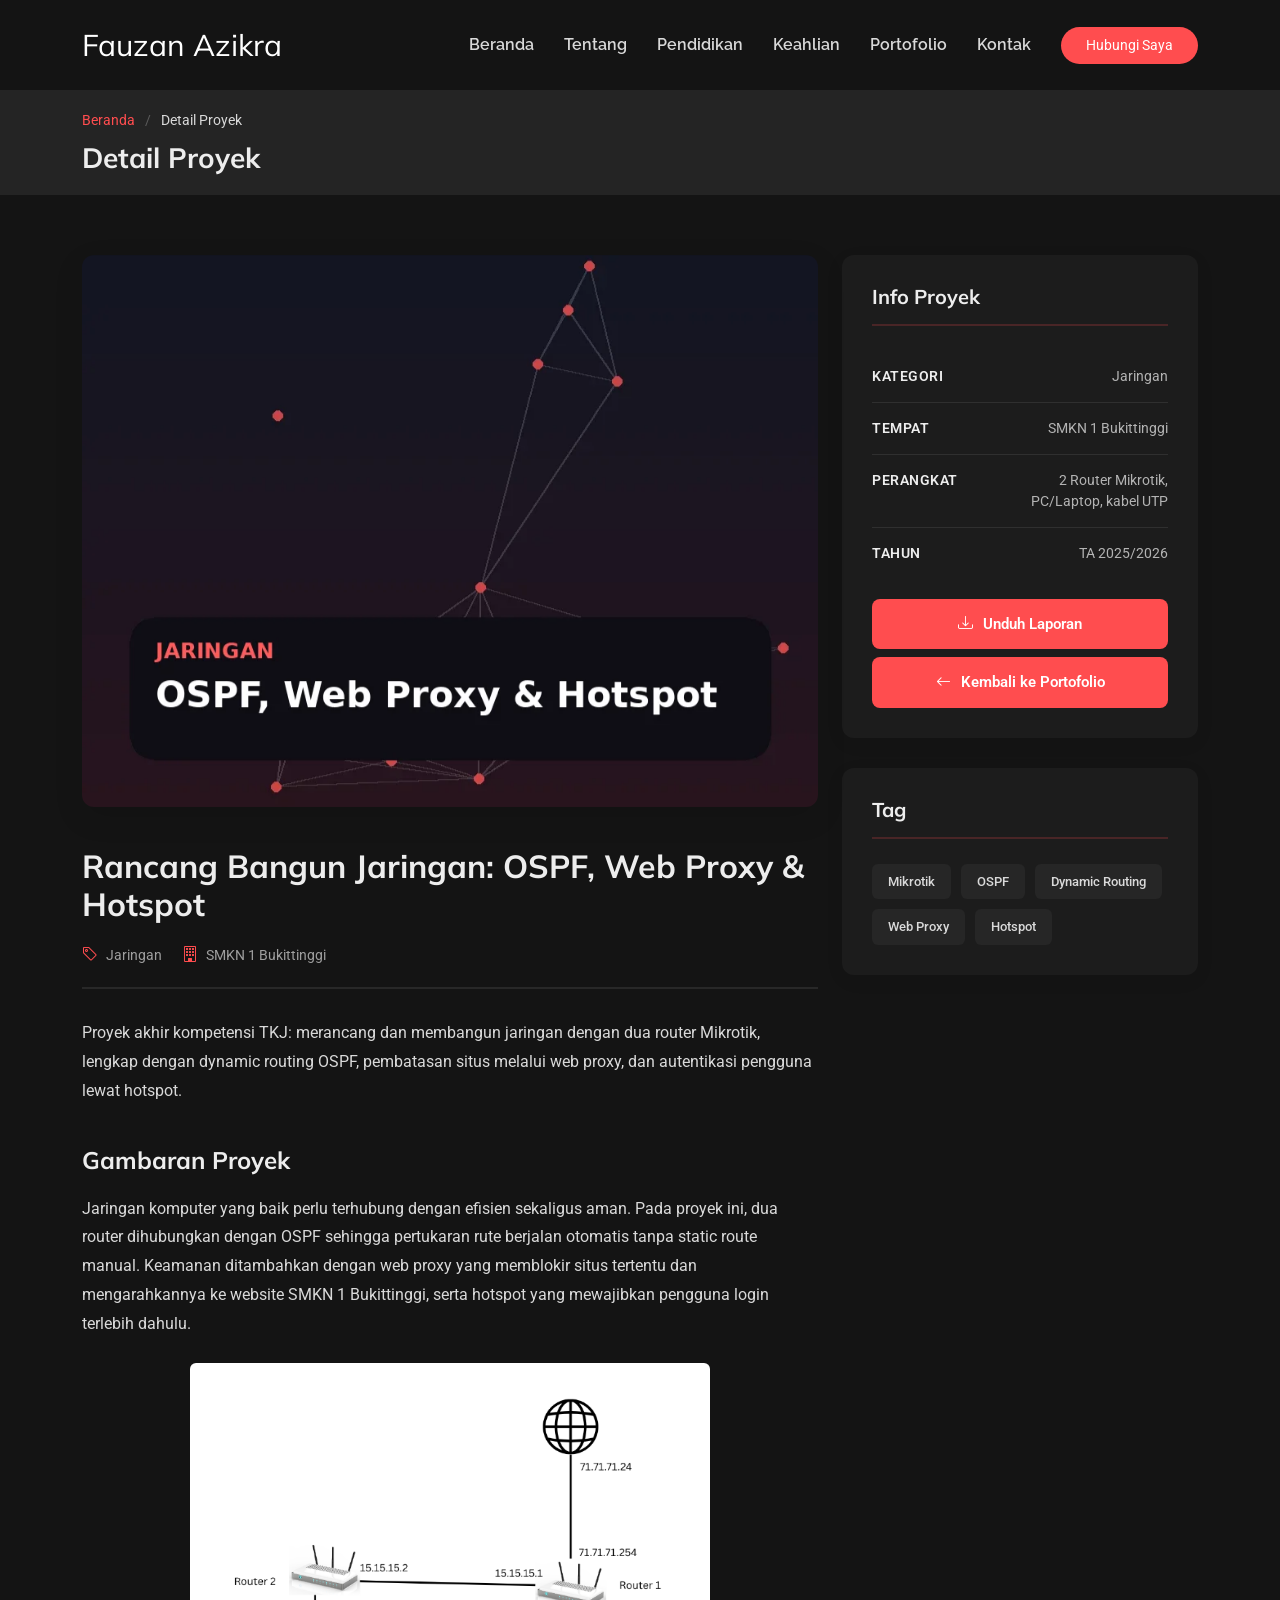
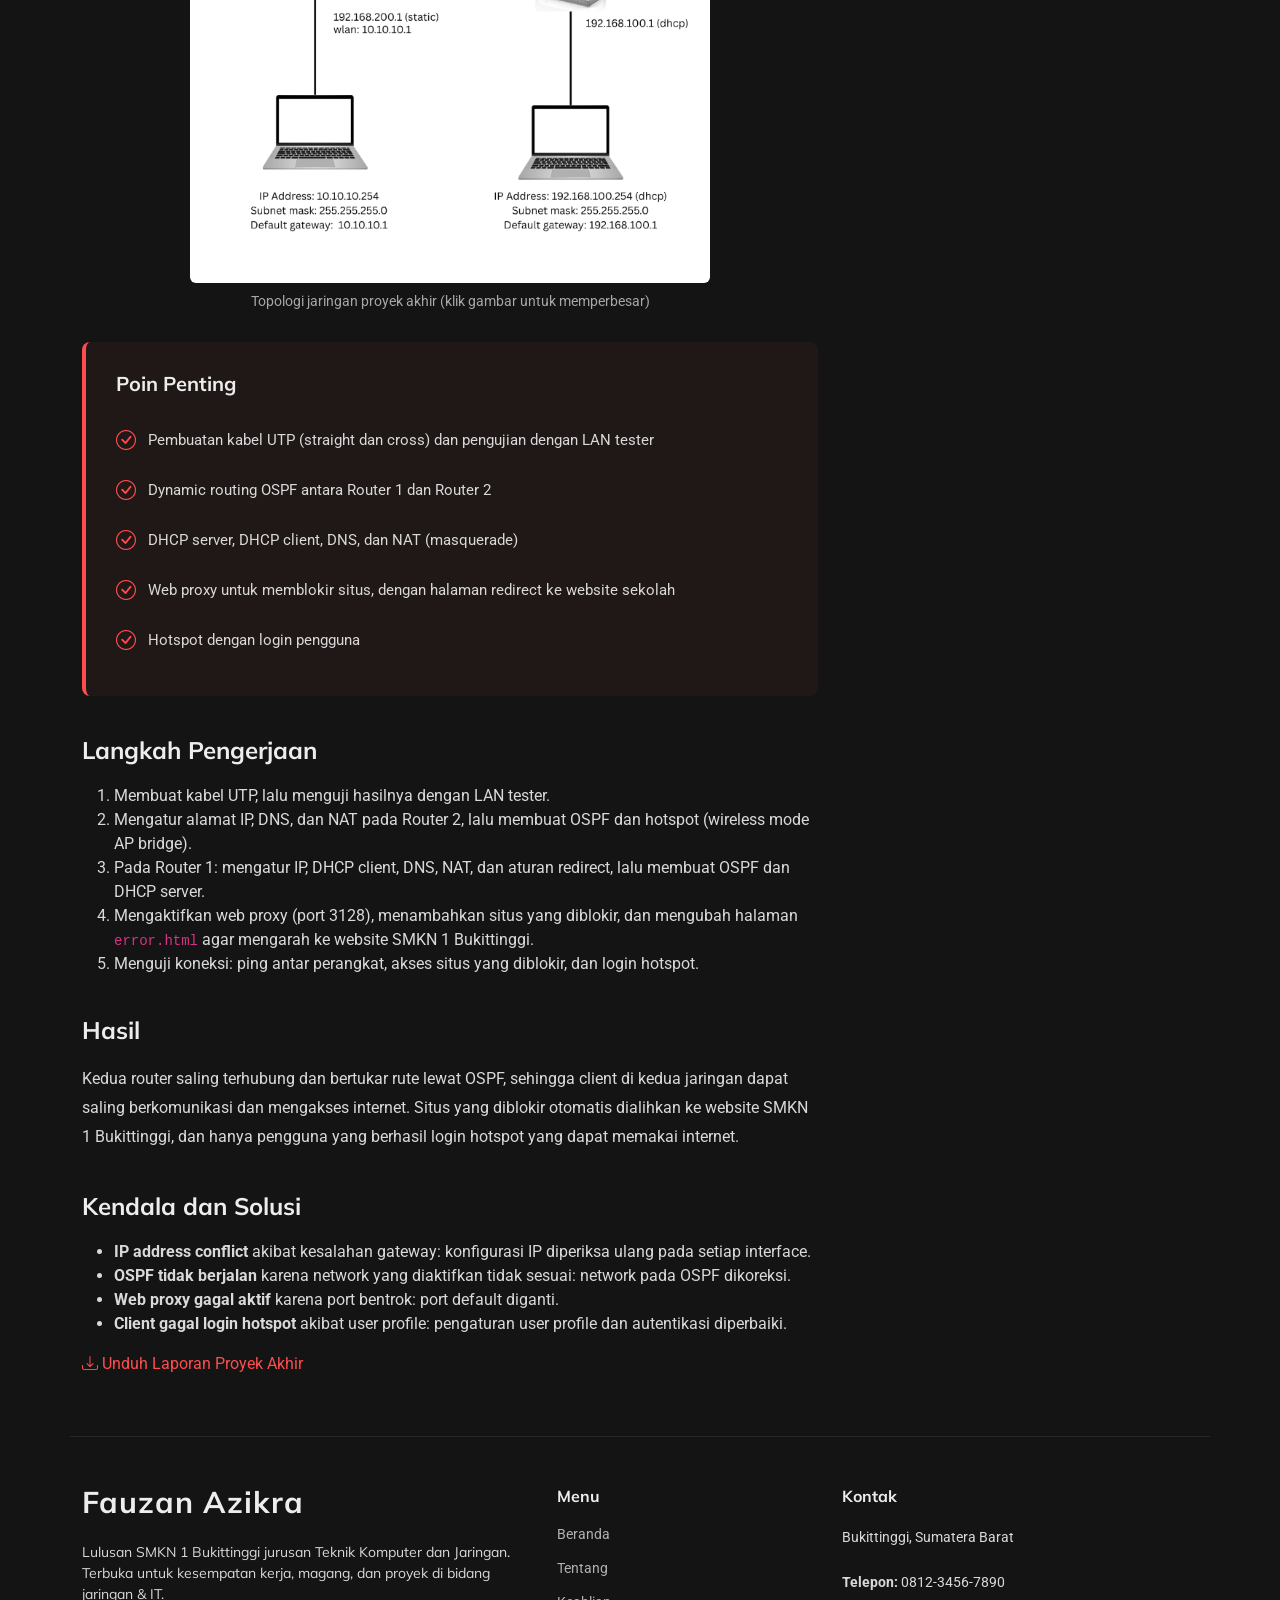
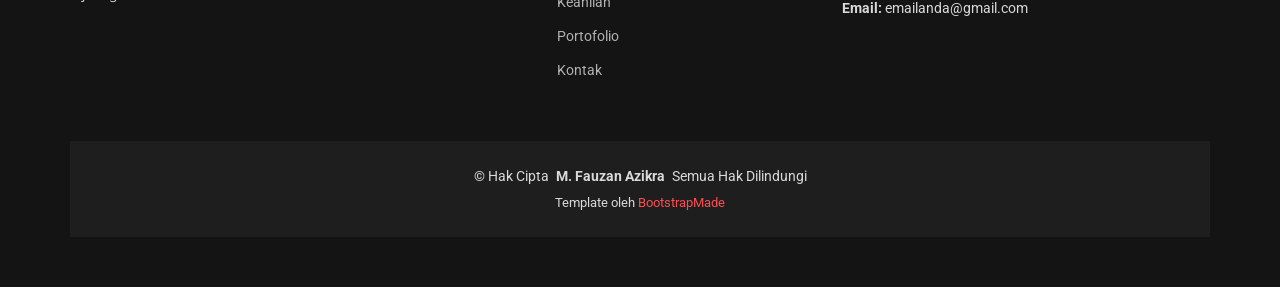
<file: portfolio-details-jaringan.html>
<!DOCTYPE html>
<html lang="id">

<head>
  <meta charset="utf-8">
  <meta content="width=device-width, initial-scale=1.0" name="viewport">
  <title>Rancang Bangun Jaringan | M. Fauzan Azikra</title>
  <meta name="description" content="">
  <meta name="keywords" content="">

  
  <link href="assets/img/favicon.png" rel="icon">
  <link href="assets/img/apple-touch-icon.png" rel="apple-touch-icon">

  
  <link href="https://fonts.googleapis.com" rel="preconnect">
  <link href="https://fonts.gstatic.com" rel="preconnect" crossorigin>
  <link href="https://fonts.googleapis.com/css2?family=Roboto:ital,wght@0,100;0,300;0,400;0,500;0,700;0,900;1,100;1,300;1,400;1,500;1,700;1,900&family=Raleway:ital,wght@0,100;0,200;0,300;0,400;0,500;0,600;0,700;0,800;0,900;1,100;1,200;1,300;1,400;1,500;1,600;1,700;1,800;1,900&family=Mulish:ital,wght@0,200;0,300;0,400;0,500;0,600;0,700;0,800;0,900;1,200;1,300;1,400;1,500;1,600;1,700;1,800;1,900&display=swap" rel="stylesheet">

  
  <link href="assets/vendor/bootstrap/css/bootstrap.min.css" rel="stylesheet">
  <link href="assets/vendor/bootstrap-icons/bootstrap-icons.css" rel="stylesheet">
  <link href="assets/vendor/aos/aos.css" rel="stylesheet">
  <link href="assets/vendor/glightbox/css/glightbox.min.css" rel="stylesheet">
  <link href="assets/vendor/swiper/swiper-bundle.min.css" rel="stylesheet">

  
  <link href="assets/css/main.css" rel="stylesheet">

 
</head>

<body class="portfolio-details-page">

  <header id="header" class="header d-flex align-items-center sticky-top">
    <div class="container-fluid container-xl position-relative d-flex align-items-center">

      <a href="index.html" class="logo d-flex align-items-center me-auto">
        <h1 class="sitename">Fauzan Azikra</h1>
      </a>

      <nav id="navmenu" class="navmenu">
        <ul>
          <li><a href="index.html#hero">Beranda</a></li>
          <li><a href="index.html#about">Tentang</a></li>
          <li><a href="index.html#resume">Pendidikan</a></li>
          <li><a href="index.html#services">Keahlian</a></li>
          <li><a href="index.html#portfolio">Portofolio</a></li>
          <li><a href="index.html#contact">Kontak</a></li>
        </ul>
        <i class="mobile-nav-toggle d-xl-none bi bi-list"></i>
      </nav>

      <a class="btn-getstarted" href="index.html#contact">Hubungi Saya</a>

    </div>
  </header>

  <main class="main">

    <div class="page-title light-background">
      <div class="container">
        <nav class="breadcrumbs">
          <ol>
            <li><a href="index.html">Beranda</a></li>
            <li class="current">Detail Proyek</li>
          </ol>
        </nav>
        <h1>Detail Proyek</h1>
      </div>
    </div>
    <section id="portfolio-details" class="portfolio-details section">

      <div class="container" data-aos="fade-up" data-aos-delay="100">
        <div class="row gy-5">

          <div class="col-lg-8">
            <div class="portfolio-details-slider swiper init-swiper">
              <script type="application/json" class="swiper-config">
                {"loop": true, "speed": 600, "autoplay": {"delay": 4000}, "slidesPerView": 1, "spaceBetween": 0, "effect": "fade",
                 "pagination": {"el": ".swiper-pagination", "type": "bullets", "clickable": true}}
              </script>
              <div class="swiper-wrapper">
                <div class="swiper-slide"><img src="assets/img/portfolio/portfolio-10.webp" alt="Dokumentasi proyek" class="img-fluid"></div>
              </div>
              <div class="swiper-pagination"></div>
            </div>

            <div class="portfolio-content" data-aos="fade-up" data-aos-delay="200">
              <h2>Rancang Bangun Jaringan: OSPF, Web Proxy &amp; Hotspot</h2>

              <div class="meta-info">
                <span class="category"><i class="bi bi-tag"></i> Jaringan</span>
                <span class="client"><i class="bi bi-building"></i> SMKN 1 Bukittinggi</span>
              </div>

              <p>Proyek akhir kompetensi TKJ: merancang dan membangun jaringan dengan dua router Mikrotik, lengkap dengan dynamic routing OSPF, pembatasan situs melalui web proxy, dan autentikasi pengguna lewat hotspot.</p>

              <h3>Gambaran Proyek</h3>
              <p>Jaringan komputer yang baik perlu terhubung dengan efisien sekaligus aman. Pada proyek ini, dua router dihubungkan dengan OSPF sehingga pertukaran rute berjalan otomatis tanpa static route manual. Keamanan ditambahkan dengan web proxy yang memblokir situs tertentu dan mengarahkannya ke website SMKN 1 Bukittinggi, serta hotspot yang mewajibkan pengguna login terlebih dahulu.</p>

              <figure class="text-center my-4">
                <a href="assets/img/portfolio/jaringan-topologi.png" class="glightbox" title="Topologi jaringan proyek akhir">
                  <img src="assets/img/portfolio/jaringan-topologi.png" alt="Topologi jaringan: internet, Router 1, Router 2, dan dua client" class="img-fluid rounded" style="background:#fff;max-width:100%;max-height:520px">
                </a>
                <figcaption class="mt-2" style="font-size:14px;opacity:.75">Topologi jaringan proyek akhir (klik gambar untuk memperbesar)</figcaption>
              </figure>

              <div class="highlights-box">
                <h4>Poin Penting</h4>
                <ul>
                  <li><i class="bi bi-check-circle"></i> Pembuatan kabel UTP (straight dan cross) dan pengujian dengan LAN tester</li>
                  <li><i class="bi bi-check-circle"></i> Dynamic routing OSPF antara Router 1 dan Router 2</li>
                  <li><i class="bi bi-check-circle"></i> DHCP server, DHCP client, DNS, dan NAT (masquerade)</li>
                  <li><i class="bi bi-check-circle"></i> Web proxy untuk memblokir situs, dengan halaman redirect ke website sekolah</li>
                  <li><i class="bi bi-check-circle"></i> Hotspot dengan login pengguna</li>
                </ul>
              </div>

              <h3>Langkah Pengerjaan</h3>
              <ol>
                <li>Membuat kabel UTP, lalu menguji hasilnya dengan LAN tester.</li>
                <li>Mengatur alamat IP, DNS, dan NAT pada Router 2, lalu membuat OSPF dan hotspot (wireless mode AP bridge).</li>
                <li>Pada Router 1: mengatur IP, DHCP client, DNS, NAT, dan aturan redirect, lalu membuat OSPF dan DHCP server.</li>
                <li>Mengaktifkan web proxy (port 3128), menambahkan situs yang diblokir, dan mengubah halaman <code>error.html</code> agar mengarah ke website SMKN 1 Bukittinggi.</li>
                <li>Menguji koneksi: ping antar perangkat, akses situs yang diblokir, dan login hotspot.</li>
              </ol>

              <h3>Hasil</h3>
              <p>Kedua router saling terhubung dan bertukar rute lewat OSPF, sehingga client di kedua jaringan dapat saling berkomunikasi dan mengakses internet. Situs yang diblokir otomatis dialihkan ke website SMKN 1 Bukittinggi, dan hanya pengguna yang berhasil login hotspot yang dapat memakai internet.</p>

              <h3>Kendala dan Solusi</h3>
              <ul>
                <li><strong>IP address conflict</strong> akibat kesalahan gateway: konfigurasi IP diperiksa ulang pada setiap interface.</li>
                <li><strong>OSPF tidak berjalan</strong> karena network yang diaktifkan tidak sesuai: network pada OSPF dikoreksi.</li>
                <li><strong>Web proxy gagal aktif</strong> karena port bentrok: port default diganti.</li>
                <li><strong>Client gagal login hotspot</strong> akibat user profile: pengaturan user profile dan autentikasi diperbaiki.</li>
              </ul>

              <a href="assets/docs/Laporan-Rancang-Bangun-Jaringan-OSPF-M-Fauzan-Azikra.docx" class="btn-primary" download="Laporan-Rancang-Bangun-Jaringan-OSPF-M-Fauzan-Azikra.docx"><i class="bi bi-download"></i> Unduh Laporan Proyek Akhir</a>
            </div>
          </div>

          <div class="col-lg-4">
            <div class="sidebar" data-aos="fade-up" data-aos-delay="200">
              <div class="info-card">
                <h3>Info Proyek</h3>
                <div class="info-item"><span class="label">Kategori</span><span class="value">Jaringan</span></div>
                <div class="info-item"><span class="label">Tempat</span><span class="value">SMKN 1 Bukittinggi</span></div>
                <div class="info-item"><span class="label">Perangkat</span><span class="value">2 Router Mikrotik, PC/Laptop, kabel UTP</span></div>
                <div class="info-item"><span class="label">Tahun</span><span class="value">TA 2025/2026</span></div>
                <a href="assets/docs/Laporan-Rancang-Bangun-Jaringan-OSPF-M-Fauzan-Azikra.docx" class="btn-primary mb-2" download="Laporan-Rancang-Bangun-Jaringan-OSPF-M-Fauzan-Azikra.docx"><i class="bi bi-download"></i> Unduh Laporan</a>
                <a href="index.html#portfolio" class="btn-primary"><i class="bi bi-arrow-left"></i> Kembali ke Portofolio</a>
              </div>

              <div class="tags-card" data-aos="fade-up" data-aos-delay="400">
                <h3>Tag</h3>
                <div class="tags">
                  <a href="#">Mikrotik</a>
                  <a href="#">OSPF</a>
                  <a href="#">Dynamic Routing</a>
                  <a href="#">Web Proxy</a>
                  <a href="#">Hotspot</a>
                </div>
              </div>
            </div>
          </div>

        </div>
      </div>

    </section>

  </main>

  <footer id="footer" class="footer">

    <div class="container footer-top">
      <div class="row gy-4">
        <div class="col-lg-5 col-md-12 footer-about">
          <a href="index.html" class="logo d-flex align-items-center">
            <span class="sitename">Fauzan Azikra</span>
          </a>
          <p>Lulusan SMKN 1 Bukittinggi jurusan Teknik Komputer dan Jaringan. Terbuka untuk kesempatan kerja, magang, dan proyek di bidang jaringan &amp; IT.</p>
        </div>
        <div class="col-lg-3 col-6 footer-links">
          <h4>Menu</h4>
          <ul>
            <li><a href="index.html#hero">Beranda</a></li>
            <li><a href="index.html#about">Tentang</a></li>
            <li><a href="index.html#services">Keahlian</a></li>
            <li><a href="index.html#portfolio">Portofolio</a></li>
            <li><a href="index.html#contact">Kontak</a></li>
          </ul>
        </div>
        <div class="col-lg-4 col-md-12 footer-contact text-center text-md-start">
          <h4>Kontak</h4>
          <p>Bukittinggi, Sumatera Barat</p>
          <p class="mt-4"><strong>Telepon:</strong> <span>0812-3456-7890</span></p>
          <p><strong>Email:</strong> <span>emailanda@gmail.com</span></p>
        </div>
      </div>
    </div>

    <div class="container copyright text-center mt-4">
      <p>© <span>Hak Cipta</span> <strong class="px-1 sitename">M. Fauzan Azikra</strong> <span>Semua Hak Dilindungi</span></p>
      <div class="credits">
        Template oleh <a href="https://bootstrapmade.com/">BootstrapMade</a>
      </div>
    </div>

  </footer>

  <a href="#" id="scroll-top" class="scroll-top d-flex align-items-center justify-content-center"><i class="bi bi-arrow-up-short"></i></a>

  <div id="preloader"></div>

  <script src="assets/vendor/bootstrap/js/bootstrap.bundle.min.js"></script>
  <script src="assets/vendor/php-email-form/validate.js"></script>
  <script src="assets/vendor/aos/aos.js"></script>
  <script src="assets/vendor/typed.js/typed.umd.js"></script>
  <script src="assets/vendor/waypoints/noframework.waypoints.js"></script>
  <script src="assets/vendor/glightbox/js/glightbox.min.js"></script>
  <script src="assets/vendor/imagesloaded/imagesloaded.pkgd.min.js"></script>
  <script src="assets/vendor/isotope-layout/isotope.pkgd.min.js"></script>
  <script src="assets/vendor/swiper/swiper-bundle.min.js"></script>

  <script src="assets/js/main.js"></script>

</body>

</html>
</file>
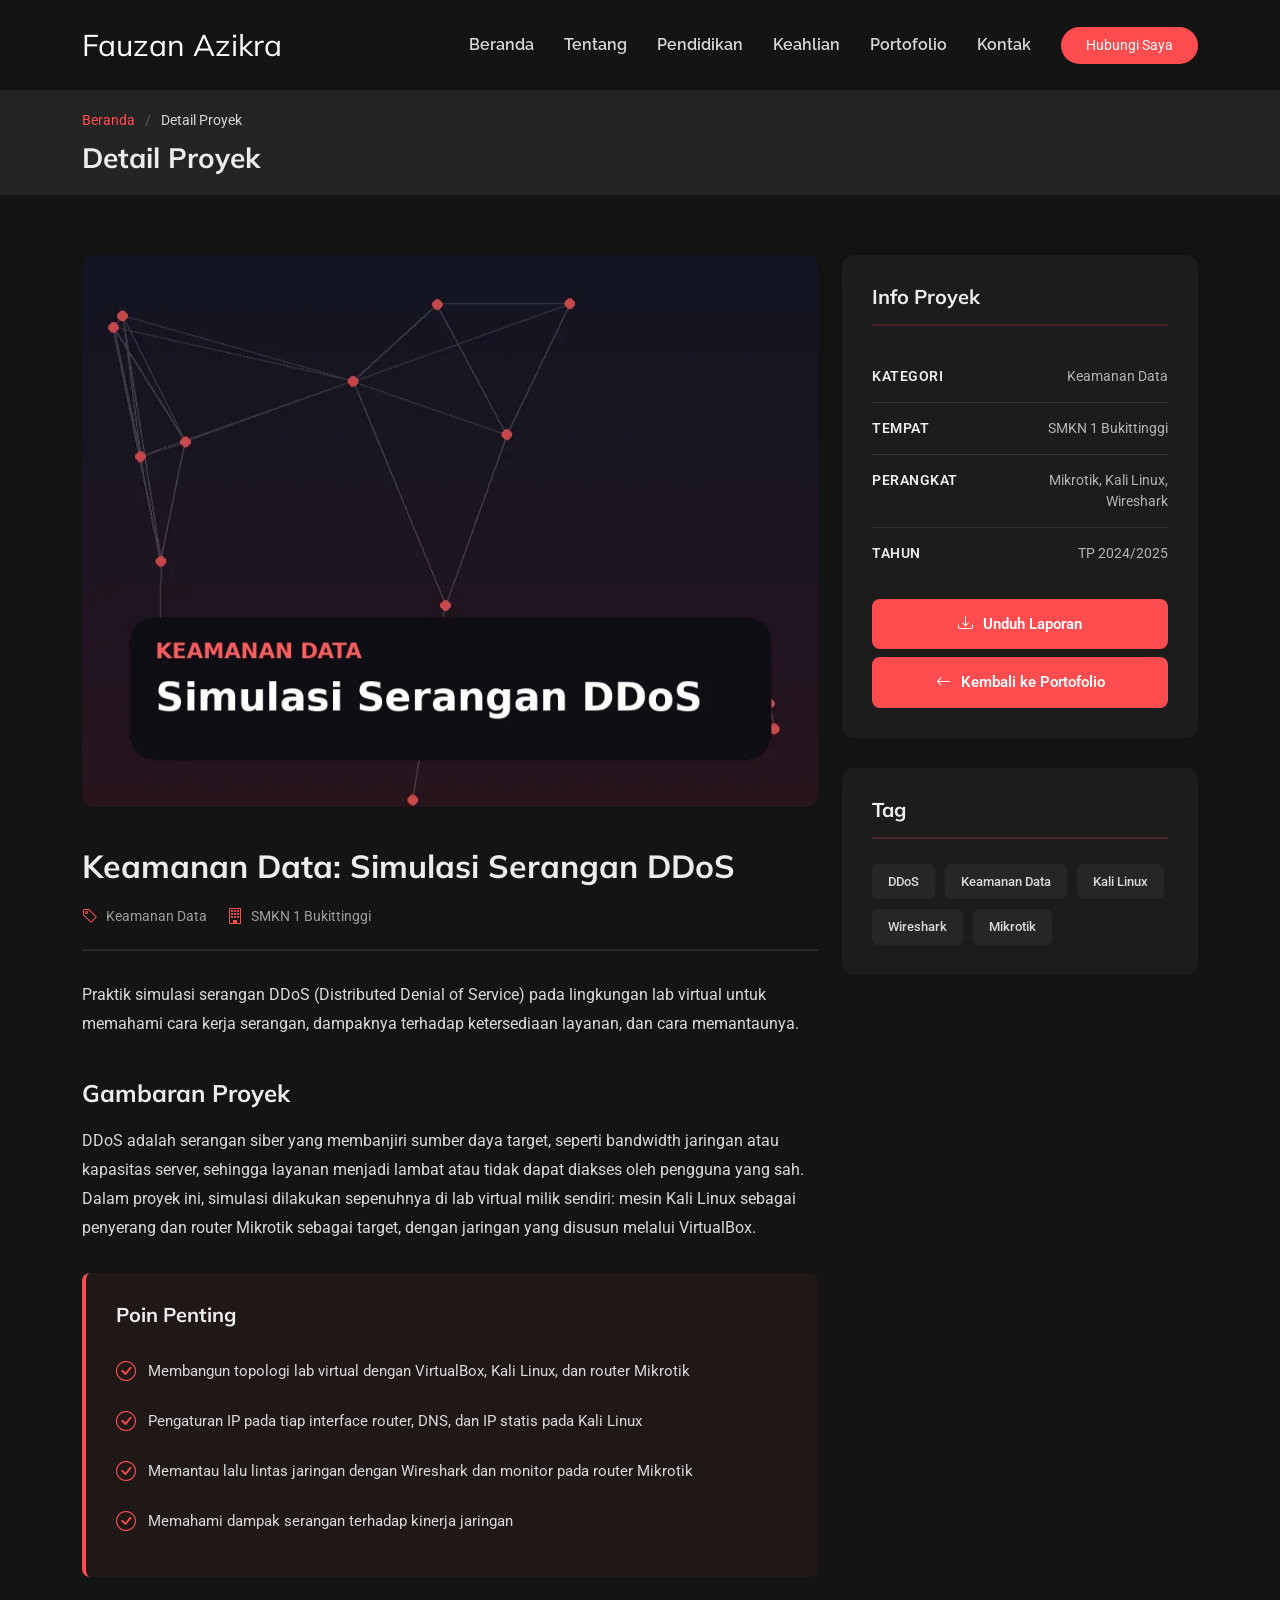
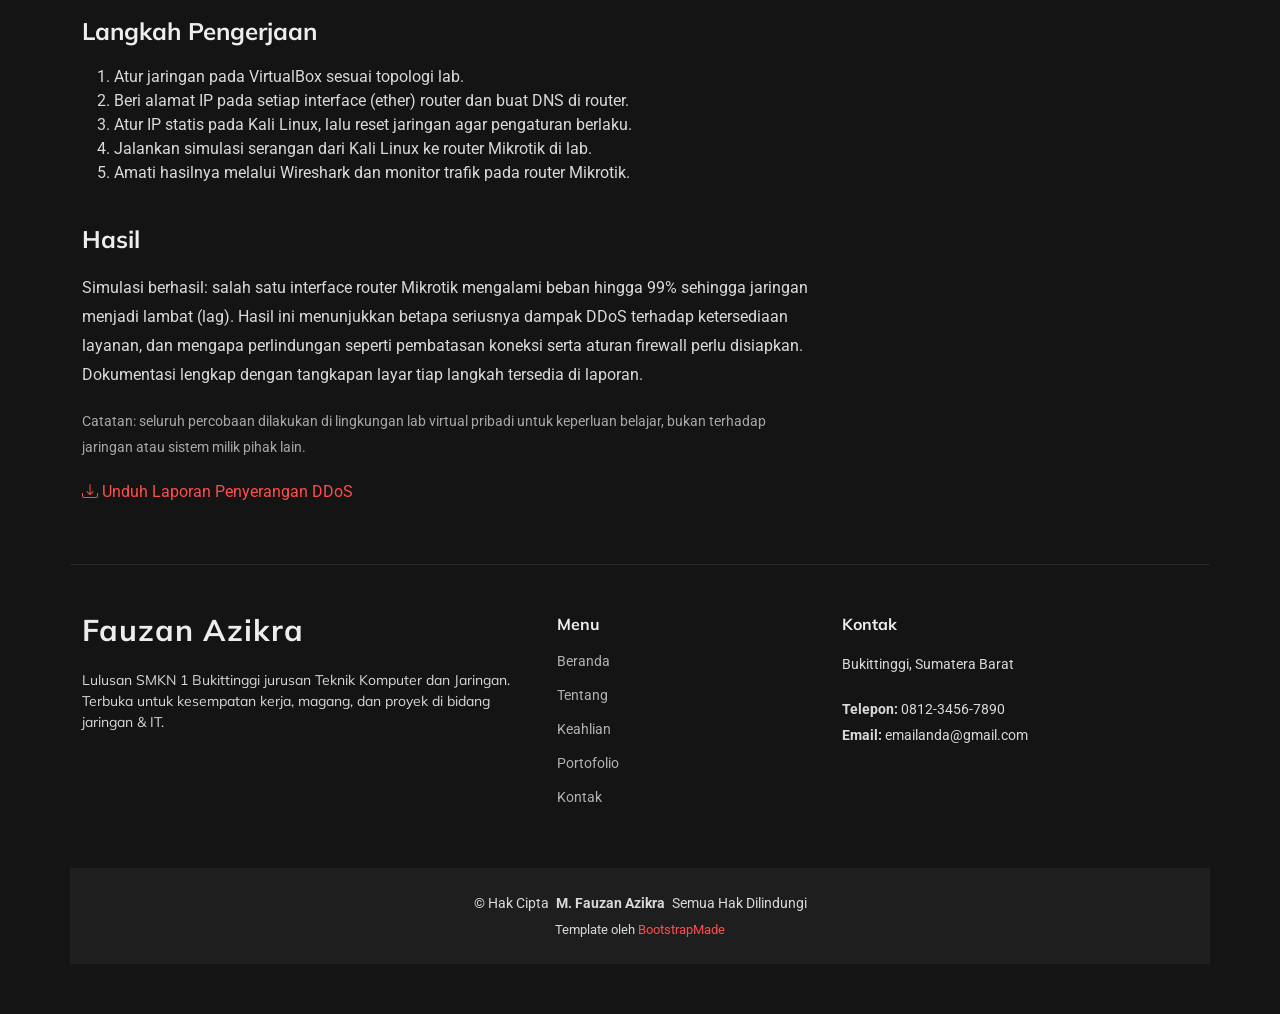
<file: portfolio-details-keamanan.html>
<!DOCTYPE html>
<html lang="id">

<head>
  <meta charset="utf-8">
  <meta content="width=device-width, initial-scale=1.0" name="viewport">
  <title>Keamanan Data | M. Fauzan Azikra</title>
  <meta name="description" content="">
  <meta name="keywords" content="">

  
  <link href="assets/img/favicon.png" rel="icon">
  <link href="assets/img/apple-touch-icon.png" rel="apple-touch-icon">

  
  <link href="https://fonts.googleapis.com" rel="preconnect">
  <link href="https://fonts.gstatic.com" rel="preconnect" crossorigin>
  <link href="https://fonts.googleapis.com/css2?family=Roboto:ital,wght@0,100;0,300;0,400;0,500;0,700;0,900;1,100;1,300;1,400;1,500;1,700;1,900&family=Raleway:ital,wght@0,100;0,200;0,300;0,400;0,500;0,600;0,700;0,800;0,900;1,100;1,200;1,300;1,400;1,500;1,600;1,700;1,800;1,900&family=Mulish:ital,wght@0,200;0,300;0,400;0,500;0,600;0,700;0,800;0,900;1,200;1,300;1,400;1,500;1,600;1,700;1,800;1,900&display=swap" rel="stylesheet">

 
  <link href="assets/vendor/bootstrap/css/bootstrap.min.css" rel="stylesheet">
  <link href="assets/vendor/bootstrap-icons/bootstrap-icons.css" rel="stylesheet">
  <link href="assets/vendor/aos/aos.css" rel="stylesheet">
  <link href="assets/vendor/glightbox/css/glightbox.min.css" rel="stylesheet">
  <link href="assets/vendor/swiper/swiper-bundle.min.css" rel="stylesheet">

  
  <link href="assets/css/main.css" rel="stylesheet">

 
</head>

<body class="portfolio-details-page">

  <header id="header" class="header d-flex align-items-center sticky-top">
    <div class="container-fluid container-xl position-relative d-flex align-items-center">

      <a href="index.html" class="logo d-flex align-items-center me-auto">
        <h1 class="sitename">Fauzan Azikra</h1>
      </a>

      <nav id="navmenu" class="navmenu">
        <ul>
          <li><a href="index.html#hero">Beranda</a></li>
          <li><a href="index.html#about">Tentang</a></li>
          <li><a href="index.html#resume">Pendidikan</a></li>
          <li><a href="index.html#services">Keahlian</a></li>
          <li><a href="index.html#portfolio">Portofolio</a></li>
          <li><a href="index.html#contact">Kontak</a></li>
        </ul>
        <i class="mobile-nav-toggle d-xl-none bi bi-list"></i>
      </nav>

      <a class="btn-getstarted" href="index.html#contact">Hubungi Saya</a>

    </div>
  </header>

  <main class="main">

    <!-- Page Title -->
    <div class="page-title light-background">
      <div class="container">
        <nav class="breadcrumbs">
          <ol>
            <li><a href="index.html">Beranda</a></li>
            <li class="current">Detail Proyek</li>
          </ol>
        </nav>
        <h1>Detail Proyek</h1>
      </div>
    </div>

    <section id="portfolio-details" class="portfolio-details section">

      <div class="container" data-aos="fade-up" data-aos-delay="100">
        <div class="row gy-5">

          <div class="col-lg-8">
            <div class="portfolio-details-slider swiper init-swiper">
              <script type="application/json" class="swiper-config">
                {"loop": true, "speed": 600, "autoplay": {"delay": 4000}, "slidesPerView": 1, "spaceBetween": 0, "effect": "fade",
                 "pagination": {"el": ".swiper-pagination", "type": "bullets", "clickable": true}}
              </script>
              <div class="swiper-wrapper">
                <div class="swiper-slide"><img src="assets/img/portfolio/portfolio-8.webp" alt="Dokumentasi proyek" class="img-fluid"></div>
              </div>
              <div class="swiper-pagination"></div>
            </div>

            <div class="portfolio-content" data-aos="fade-up" data-aos-delay="200">
              <h2>Keamanan Data: Simulasi Serangan DDoS</h2>

              <div class="meta-info">
                <span class="category"><i class="bi bi-tag"></i> Keamanan Data</span>
                <span class="client"><i class="bi bi-building"></i> SMKN 1 Bukittinggi</span>
              </div>

              <p>Praktik simulasi serangan DDoS (Distributed Denial of Service) pada lingkungan lab virtual untuk memahami cara kerja serangan, dampaknya terhadap ketersediaan layanan, dan cara memantaunya.</p>

              <h3>Gambaran Proyek</h3>
              <p>DDoS adalah serangan siber yang membanjiri sumber daya target, seperti bandwidth jaringan atau kapasitas server, sehingga layanan menjadi lambat atau tidak dapat diakses oleh pengguna yang sah. Dalam proyek ini, simulasi dilakukan sepenuhnya di lab virtual milik sendiri: mesin Kali Linux sebagai penyerang dan router Mikrotik sebagai target, dengan jaringan yang disusun melalui VirtualBox.</p>

              <div class="highlights-box">
                <h4>Poin Penting</h4>
                <ul>
                  <li><i class="bi bi-check-circle"></i> Membangun topologi lab virtual dengan VirtualBox, Kali Linux, dan router Mikrotik</li>
                  <li><i class="bi bi-check-circle"></i> Pengaturan IP pada tiap interface router, DNS, dan IP statis pada Kali Linux</li>
                  <li><i class="bi bi-check-circle"></i> Memantau lalu lintas jaringan dengan Wireshark dan monitor pada router Mikrotik</li>
                  <li><i class="bi bi-check-circle"></i> Memahami dampak serangan terhadap kinerja jaringan</li>
                </ul>
              </div>

              <h3>Langkah Pengerjaan</h3>
              <ol>
                <li>Atur jaringan pada VirtualBox sesuai topologi lab.</li>
                <li>Beri alamat IP pada setiap interface (ether) router dan buat DNS di router.</li>
                <li>Atur IP statis pada Kali Linux, lalu reset jaringan agar pengaturan berlaku.</li>
                <li>Jalankan simulasi serangan dari Kali Linux ke router Mikrotik di lab.</li>
                <li>Amati hasilnya melalui Wireshark dan monitor trafik pada router Mikrotik.</li>
              </ol>

              <h3>Hasil</h3>
              <p>Simulasi berhasil: salah satu interface router Mikrotik mengalami beban hingga 99% sehingga jaringan menjadi lambat (lag). Hasil ini menunjukkan betapa seriusnya dampak DDoS terhadap ketersediaan layanan, dan mengapa perlindungan seperti pembatasan koneksi serta aturan firewall perlu disiapkan. Dokumentasi lengkap dengan tangkapan layar tiap langkah tersedia di laporan.</p>

              <p class="small" style="opacity:.75">Catatan: seluruh percobaan dilakukan di lingkungan lab virtual pribadi untuk keperluan belajar, bukan terhadap jaringan atau sistem milik pihak lain.</p>

              <a href="assets/docs/Laporan-Penyerangan-DDoS-M-Fauzan-Azikra.docx" class="btn-primary" download="Laporan-Penyerangan-DDoS-M-Fauzan-Azikra.docx"><i class="bi bi-download"></i> Unduh Laporan Penyerangan DDoS</a>
            </div>
          </div>

          <div class="col-lg-4">
            <div class="sidebar" data-aos="fade-up" data-aos-delay="200">
              <div class="info-card">
                <h3>Info Proyek</h3>
                <div class="info-item"><span class="label">Kategori</span><span class="value">Keamanan Data</span></div>
                <div class="info-item"><span class="label">Tempat</span><span class="value">SMKN 1 Bukittinggi</span></div>
                <div class="info-item"><span class="label">Perangkat</span><span class="value">Mikrotik, Kali Linux, Wireshark</span></div>
                <div class="info-item"><span class="label">Tahun</span><span class="value">TP 2024/2025</span></div>
                <a href="assets/docs/Laporan-Penyerangan-DDoS-M-Fauzan-Azikra.docx" class="btn-primary mb-2" download="Laporan-Penyerangan-DDoS-M-Fauzan-Azikra.docx"><i class="bi bi-download"></i> Unduh Laporan</a>
                <a href="index.html#portfolio" class="btn-primary"><i class="bi bi-arrow-left"></i> Kembali ke Portofolio</a>
              </div>

              <div class="tags-card" data-aos="fade-up" data-aos-delay="400">
                <h3>Tag</h3>
                <div class="tags">
                  <a href="#">DDoS</a>
                  <a href="#">Keamanan Data</a>
                  <a href="#">Kali Linux</a>
                  <a href="#">Wireshark</a>
                  <a href="#">Mikrotik</a>
                </div>
              </div>
            </div>
          </div>

        </div>
      </div>

    </section>

  </main>

  <footer id="footer" class="footer">

    <div class="container footer-top">
      <div class="row gy-4">
        <div class="col-lg-5 col-md-12 footer-about">
          <a href="index.html" class="logo d-flex align-items-center">
            <span class="sitename">Fauzan Azikra</span>
          </a>
          <p>Lulusan SMKN 1 Bukittinggi jurusan Teknik Komputer dan Jaringan. Terbuka untuk kesempatan kerja, magang, dan proyek di bidang jaringan &amp; IT.</p>
        </div>
        <div class="col-lg-3 col-6 footer-links">
          <h4>Menu</h4>
          <ul>
            <li><a href="index.html#hero">Beranda</a></li>
            <li><a href="index.html#about">Tentang</a></li>
            <li><a href="index.html#services">Keahlian</a></li>
            <li><a href="index.html#portfolio">Portofolio</a></li>
            <li><a href="index.html#contact">Kontak</a></li>
          </ul>
        </div>
        <div class="col-lg-4 col-md-12 footer-contact text-center text-md-start">
          <h4>Kontak</h4>
          <p>Bukittinggi, Sumatera Barat</p>
          <p class="mt-4"><strong>Telepon:</strong> <span>0812-3456-7890</span></p>
          <p><strong>Email:</strong> <span>emailanda@gmail.com</span></p>
        </div>
      </div>
    </div>

    <div class="container copyright text-center mt-4">
      <p>© <span>Hak Cipta</span> <strong class="px-1 sitename">M. Fauzan Azikra</strong> <span>Semua Hak Dilindungi</span></p>
      <div class="credits">
        Template oleh <a href="https://bootstrapmade.com/">BootstrapMade</a>
      </div>
    </div>

  </footer>

  
  <a href="#" id="scroll-top" class="scroll-top d-flex align-items-center justify-content-center"><i class="bi bi-arrow-up-short"></i></a>

  
  <div id="preloader"></div>

  <script src="assets/vendor/bootstrap/js/bootstrap.bundle.min.js"></script>
  <script src="assets/vendor/php-email-form/validate.js"></script>
  <script src="assets/vendor/aos/aos.js"></script>
  <script src="assets/vendor/typed.js/typed.umd.js"></script>
  <script src="assets/vendor/waypoints/noframework.waypoints.js"></script>
  <script src="assets/vendor/glightbox/js/glightbox.min.js"></script>
  <script src="assets/vendor/imagesloaded/imagesloaded.pkgd.min.js"></script>
  <script src="assets/vendor/isotope-layout/isotope.pkgd.min.js"></script>
  <script src="assets/vendor/swiper/swiper-bundle.min.js"></script>

  <script src="assets/js/main.js"></script>

</body>

</html>
</file>
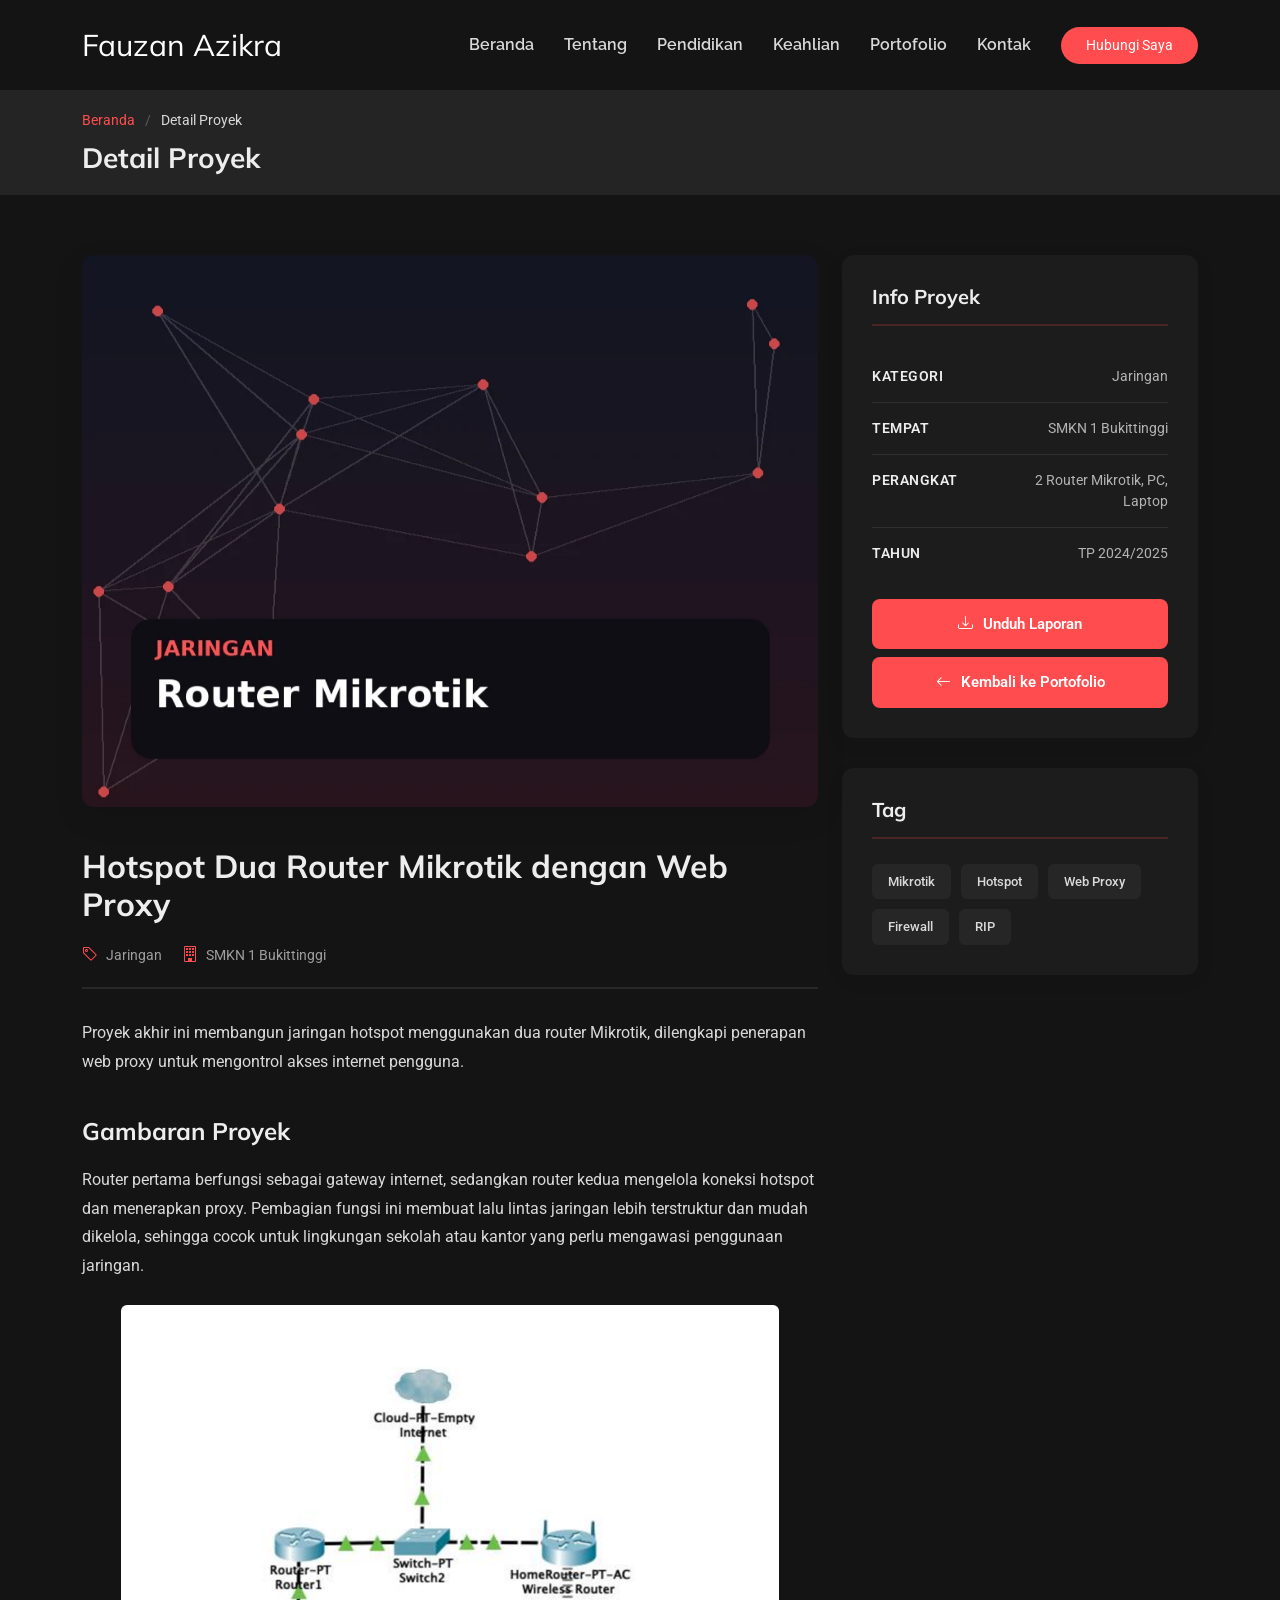
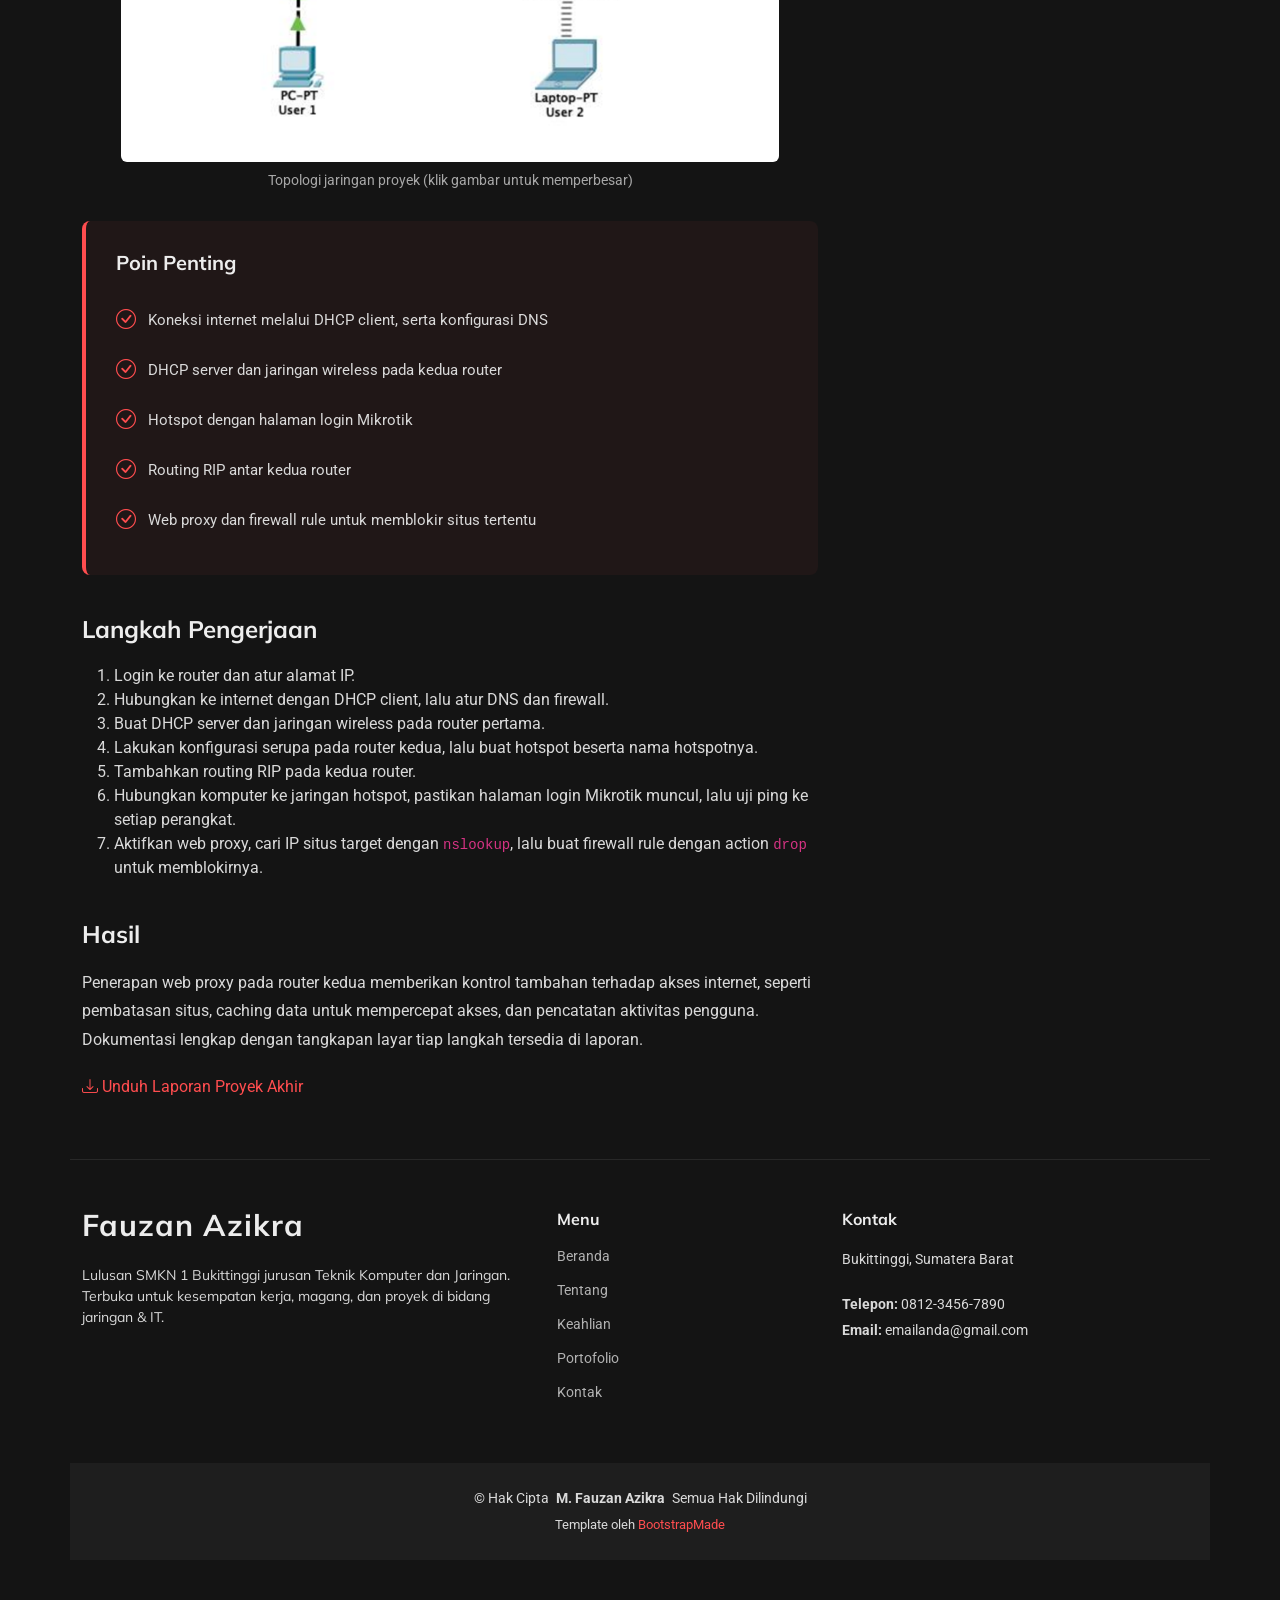
<file: portfolio-details.html>
<!DOCTYPE html>
<html lang="id">

<head>
  <meta charset="utf-8">
  <meta content="width=device-width, initial-scale=1.0" name="viewport">
  <title>Detail Proyek | M. Fauzan Azikra</title>
  <meta name="description" content="">
  <meta name="keywords" content="">

  <link href="assets/img/favicon.png" rel="icon">
  <link href="assets/img/apple-touch-icon.png" rel="apple-touch-icon">

  <link href="https://fonts.googleapis.com" rel="preconnect">
  <link href="https://fonts.gstatic.com" rel="preconnect" crossorigin>
  <link href="https://fonts.googleapis.com/css2?family=Roboto:ital,wght@0,100;0,300;0,400;0,500;0,700;0,900;1,100;1,300;1,400;1,500;1,700;1,900&family=Raleway:ital,wght@0,100;0,200;0,300;0,400;0,500;0,600;0,700;0,800;0,900;1,100;1,200;1,300;1,400;1,500;1,600;1,700;1,800;1,900&family=Mulish:ital,wght@0,200;0,300;0,400;0,500;0,600;0,700;0,800;0,900;1,200;1,300;1,400;1,500;1,600;1,700;1,800;1,900&display=swap" rel="stylesheet">

  <link href="assets/vendor/bootstrap/css/bootstrap.min.css" rel="stylesheet">
  <link href="assets/vendor/bootstrap-icons/bootstrap-icons.css" rel="stylesheet">
  <link href="assets/vendor/aos/aos.css" rel="stylesheet">
  <link href="assets/vendor/glightbox/css/glightbox.min.css" rel="stylesheet">
  <link href="assets/vendor/swiper/swiper-bundle.min.css" rel="stylesheet">

  <link href="assets/css/main.css" rel="stylesheet">

  
</head>

<body class="portfolio-details-page">

  <header id="header" class="header d-flex align-items-center sticky-top">
    <div class="container-fluid container-xl position-relative d-flex align-items-center">

      <a href="index.html" class="logo d-flex align-items-center me-auto">
        <h1 class="sitename">Fauzan Azikra</h1>
      </a>

      <nav id="navmenu" class="navmenu">
        <ul>
          <li><a href="index.html#hero">Beranda</a></li>
          <li><a href="index.html#about">Tentang</a></li>
          <li><a href="index.html#resume">Pendidikan</a></li>
          <li><a href="index.html#services">Keahlian</a></li>
          <li><a href="index.html#portfolio">Portofolio</a></li>
          <li><a href="index.html#contact">Kontak</a></li>
        </ul>
        <i class="mobile-nav-toggle d-xl-none bi bi-list"></i>
      </nav>

      <a class="btn-getstarted" href="index.html#contact">Hubungi Saya</a>

    </div>
  </header>

  <main class="main">

    <!-- Page Title -->
    <div class="page-title light-background">
      <div class="container">
        <nav class="breadcrumbs">
          <ol>
            <li><a href="index.html">Beranda</a></li>
            <li class="current">Detail Proyek</li>
          </ol>
        </nav>
        <h1>Detail Proyek</h1>
      </div>
    </div>

    <section id="portfolio-details" class="portfolio-details section">

      <div class="container" data-aos="fade-up" data-aos-delay="100">
        <div class="row gy-5">

          <div class="col-lg-8">
            <div class="portfolio-details-slider swiper init-swiper">
              <script type="application/json" class="swiper-config">
                {"loop": true, "speed": 600, "autoplay": {"delay": 4000}, "slidesPerView": 1, "spaceBetween": 0, "effect": "fade",
                 "pagination": {"el": ".swiper-pagination", "type": "bullets", "clickable": true}}
              </script>
              <div class="swiper-wrapper">
                <div class="swiper-slide"><img src="assets/img/portfolio/portfolio-2.webp" alt="Dokumentasi proyek" class="img-fluid"></div>
              </div>
              <div class="swiper-pagination"></div>
            </div>

            <div class="portfolio-content" data-aos="fade-up" data-aos-delay="200">
              <h2>Hotspot Dua Router Mikrotik dengan Web Proxy</h2>

              <div class="meta-info">
                <span class="category"><i class="bi bi-tag"></i> Jaringan</span>
                <span class="client"><i class="bi bi-building"></i> SMKN 1 Bukittinggi</span>
              </div>

              <p>Proyek akhir ini membangun jaringan hotspot menggunakan dua router Mikrotik, dilengkapi penerapan web proxy untuk mengontrol akses internet pengguna.</p>

              <h3>Gambaran Proyek</h3>
              <p>Router pertama berfungsi sebagai gateway internet, sedangkan router kedua mengelola koneksi hotspot dan menerapkan proxy. Pembagian fungsi ini membuat lalu lintas jaringan lebih terstruktur dan mudah dikelola, sehingga cocok untuk lingkungan sekolah atau kantor yang perlu mengawasi penggunaan jaringan.</p>

              <figure class="text-center my-4">
                <a href="assets/img/portfolio/mikrotik-topologi.png" class="glightbox" title="Topologi jaringan proyek">
                  <img src="assets/img/portfolio/mikrotik-topologi.png" alt="Topologi jaringan proyek: Internet, Router1, Switch2, wireless router, PC User 1 dan Laptop User 2" class="img-fluid rounded" style="background:#fff;max-width:100%">
                </a>
                <figcaption class="mt-2" style="font-size:14px;opacity:.75">Topologi jaringan proyek (klik gambar untuk memperbesar)</figcaption>
              </figure>

              <div class="highlights-box">
                <h4>Poin Penting</h4>
                <ul>
                  <li><i class="bi bi-check-circle"></i> Koneksi internet melalui DHCP client, serta konfigurasi DNS</li>
                  <li><i class="bi bi-check-circle"></i> DHCP server dan jaringan wireless pada kedua router</li>
                  <li><i class="bi bi-check-circle"></i> Hotspot dengan halaman login Mikrotik</li>
                  <li><i class="bi bi-check-circle"></i> Routing RIP antar kedua router</li>
                  <li><i class="bi bi-check-circle"></i> Web proxy dan firewall rule untuk memblokir situs tertentu</li>
                </ul>
              </div>

              <h3>Langkah Pengerjaan</h3>
              <ol>
                <li>Login ke router dan atur alamat IP.</li>
                <li>Hubungkan ke internet dengan DHCP client, lalu atur DNS dan firewall.</li>
                <li>Buat DHCP server dan jaringan wireless pada router pertama.</li>
                <li>Lakukan konfigurasi serupa pada router kedua, lalu buat hotspot beserta nama hotspotnya.</li>
                <li>Tambahkan routing RIP pada kedua router.</li>
                <li>Hubungkan komputer ke jaringan hotspot, pastikan halaman login Mikrotik muncul, lalu uji ping ke setiap perangkat.</li>
                <li>Aktifkan web proxy, cari IP situs target dengan <code>nslookup</code>, lalu buat firewall rule dengan action <code>drop</code> untuk memblokirnya.</li>
              </ol>

              <h3>Hasil</h3>
              <p>Penerapan web proxy pada router kedua memberikan kontrol tambahan terhadap akses internet, seperti pembatasan situs, caching data untuk mempercepat akses, dan pencatatan aktivitas pengguna. Dokumentasi lengkap dengan tangkapan layar tiap langkah tersedia di laporan.</p>

              <a href="assets/docs/Laporan-Proyek-Akhir-M-Fauzan-Azikra.docx" class="btn-primary" download="Laporan-Proyek-Akhir-M-Fauzan-Azikra.docx"><i class="bi bi-download"></i> Unduh Laporan Proyek Akhir</a>
            </div>
          </div>

          <div class="col-lg-4">
            <div class="sidebar" data-aos="fade-up" data-aos-delay="200">
              <div class="info-card">
                <h3>Info Proyek</h3>
                <div class="info-item"><span class="label">Kategori</span><span class="value">Jaringan</span></div>
                <div class="info-item"><span class="label">Tempat</span><span class="value">SMKN 1 Bukittinggi</span></div>
                <div class="info-item"><span class="label">Perangkat</span><span class="value">2 Router Mikrotik, PC, Laptop</span></div>
                <div class="info-item"><span class="label">Tahun</span><span class="value">TP 2024/2025</span></div>
                <a href="assets/docs/Laporan-Proyek-Akhir-M-Fauzan-Azikra.docx" class="btn-primary mb-2" download="Laporan-Proyek-Akhir-M-Fauzan-Azikra.docx"><i class="bi bi-download"></i> Unduh Laporan</a>
                <a href="index.html#portfolio" class="btn-primary"><i class="bi bi-arrow-left"></i> Kembali ke Portofolio</a>
              </div>

              <div class="tags-card" data-aos="fade-up" data-aos-delay="400">
                <h3>Tag</h3>
                <div class="tags">
                  <a href="#">Mikrotik</a>
                  <a href="#">Hotspot</a>
                  <a href="#">Web Proxy</a>
                  <a href="#">Firewall</a>
                  <a href="#">RIP</a>
                </div>
              </div>
            </div>
          </div>

        </div>
      </div>

    </section>

  </main>

  <footer id="footer" class="footer">

    <div class="container footer-top">
      <div class="row gy-4">
        <div class="col-lg-5 col-md-12 footer-about">
          <a href="index.html" class="logo d-flex align-items-center">
            <span class="sitename">Fauzan Azikra</span>
          </a>
          <p>Lulusan SMKN 1 Bukittinggi jurusan Teknik Komputer dan Jaringan. Terbuka untuk kesempatan kerja, magang, dan proyek di bidang jaringan &amp; IT.</p>
        </div>
        <div class="col-lg-3 col-6 footer-links">
          <h4>Menu</h4>
          <ul>
            <li><a href="index.html#hero">Beranda</a></li>
            <li><a href="index.html#about">Tentang</a></li>
            <li><a href="index.html#services">Keahlian</a></li>
            <li><a href="index.html#portfolio">Portofolio</a></li>
            <li><a href="index.html#contact">Kontak</a></li>
          </ul>
        </div>
        <div class="col-lg-4 col-md-12 footer-contact text-center text-md-start">
          <h4>Kontak</h4>
          <p>Bukittinggi, Sumatera Barat</p>
          <p class="mt-4"><strong>Telepon:</strong> <span>0812-3456-7890</span></p>
          <p><strong>Email:</strong> <span>emailanda@gmail.com</span></p>
        </div>
      </div>
    </div>

    <div class="container copyright text-center mt-4">
      <p>© <span>Hak Cipta</span> <strong class="px-1 sitename">M. Fauzan Azikra</strong> <span>Semua Hak Dilindungi</span></p>
      <div class="credits">
        Template oleh <a href="https://bootstrapmade.com/">BootstrapMade</a>
      </div>
    </div>

  </footer>

  
  <a href="#" id="scroll-top" class="scroll-top d-flex align-items-center justify-content-center"><i class="bi bi-arrow-up-short"></i></a>

  
  <div id="preloader"></div>

  
  <script src="assets/vendor/bootstrap/js/bootstrap.bundle.min.js"></script>
  <script src="assets/vendor/php-email-form/validate.js"></script>
  <script src="assets/vendor/aos/aos.js"></script>
  <script src="assets/vendor/typed.js/typed.umd.js"></script>
  <script src="assets/vendor/waypoints/noframework.waypoints.js"></script>
  <script src="assets/vendor/glightbox/js/glightbox.min.js"></script>
  <script src="assets/vendor/imagesloaded/imagesloaded.pkgd.min.js"></script>
  <script src="assets/vendor/isotope-layout/isotope.pkgd.min.js"></script>
  <script src="assets/vendor/swiper/swiper-bundle.min.js"></script>

  
  <script src="assets/js/main.js"></script>

</body>

</html>
</file>
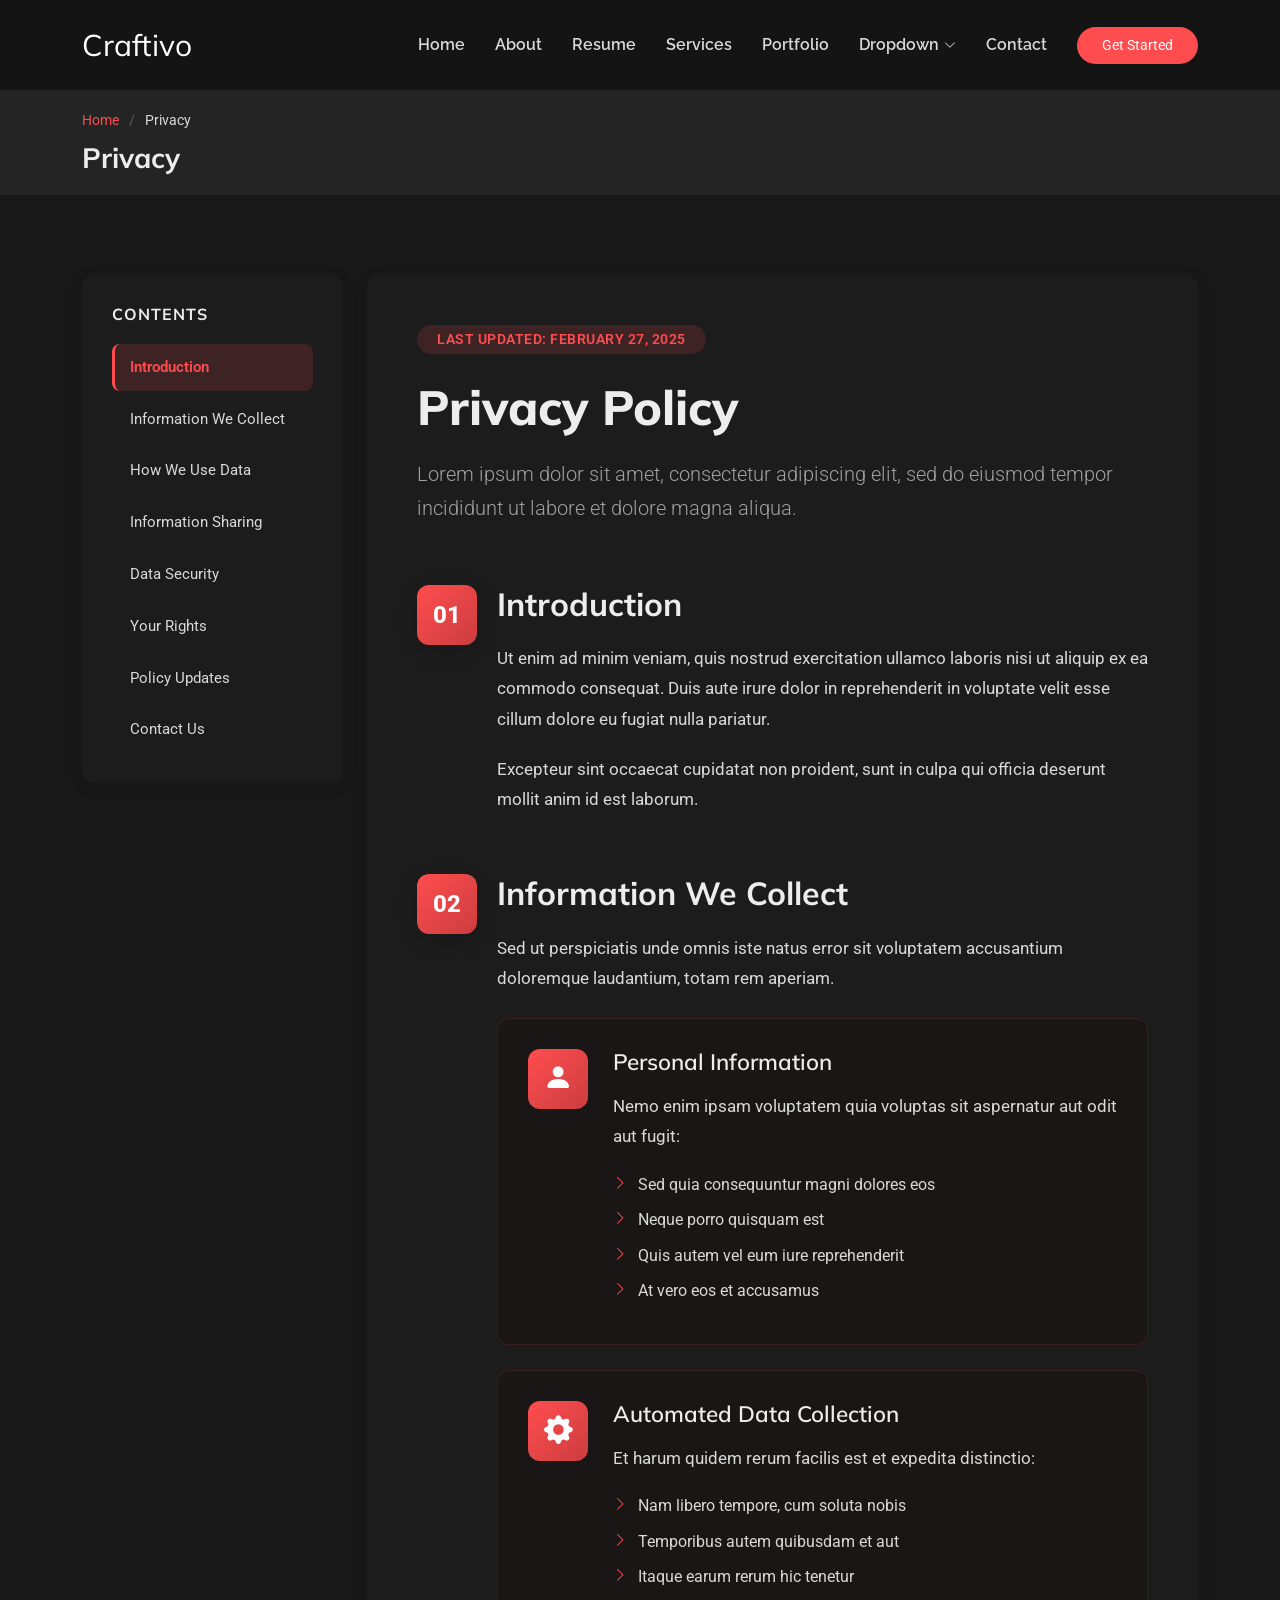
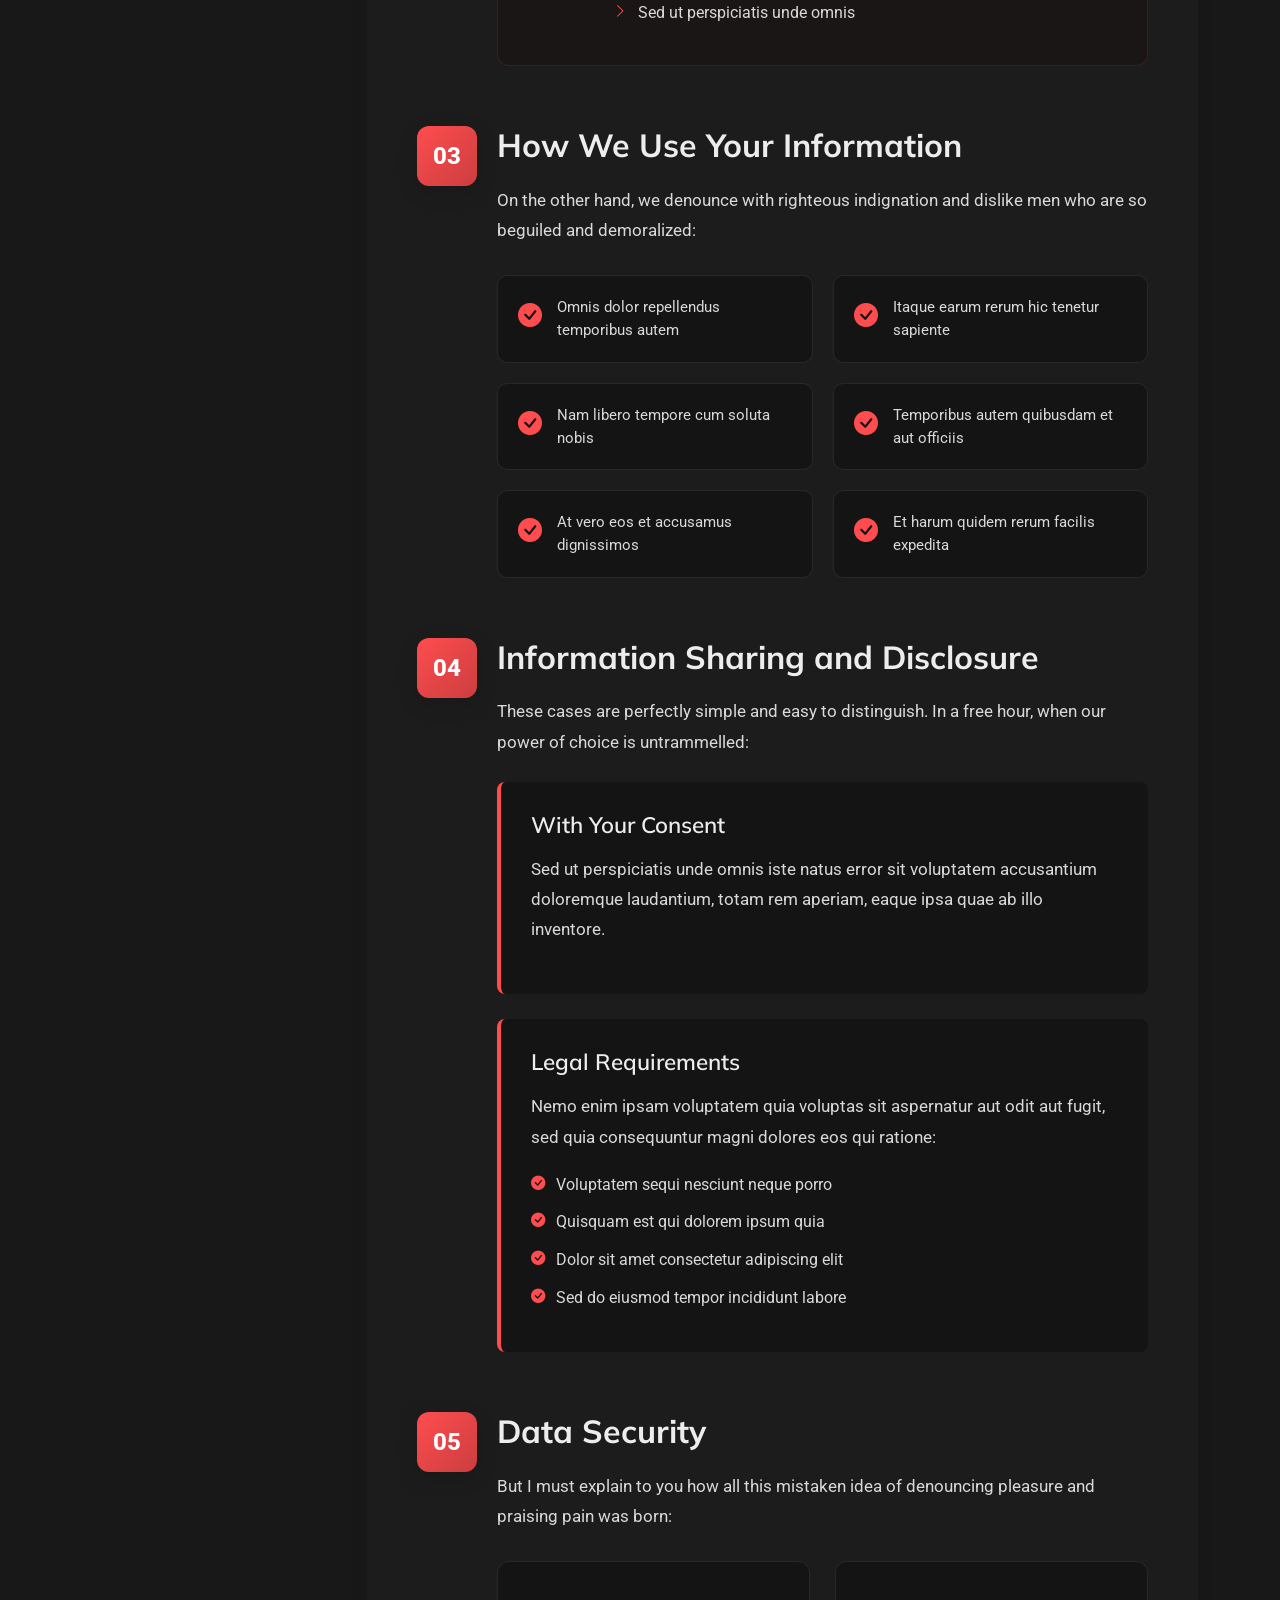
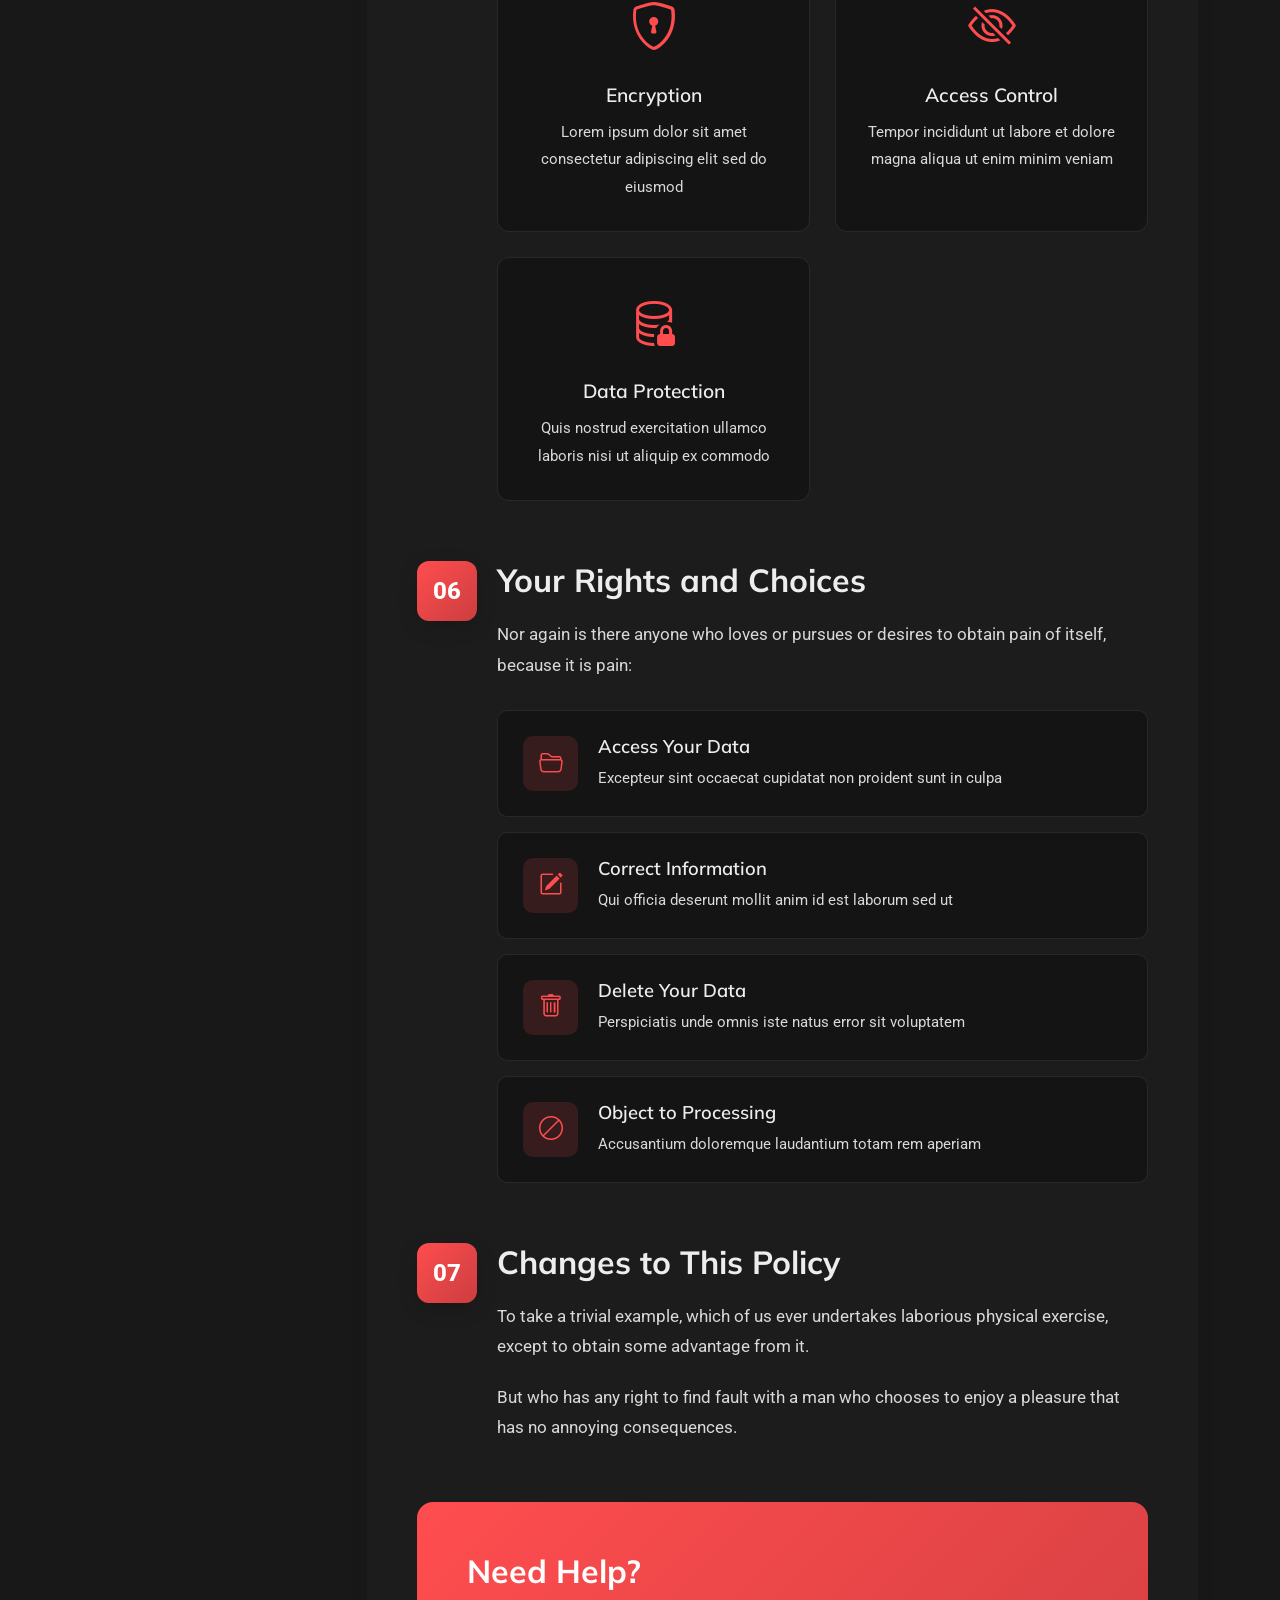
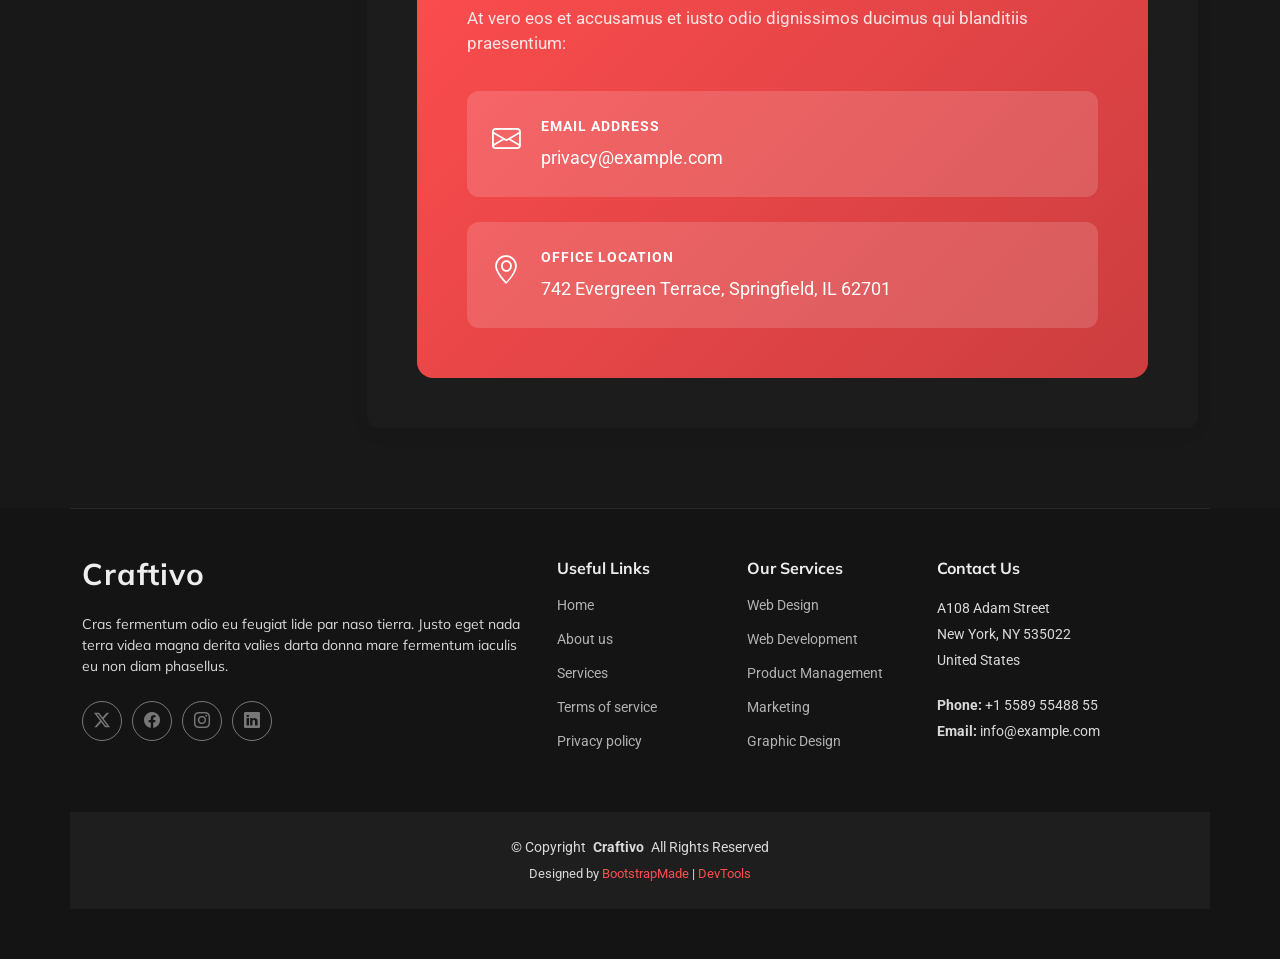
<file: privacy.html>
<!DOCTYPE html>
<html lang="en">

<head>
  <meta charset="utf-8">
  <meta content="width=device-width, initial-scale=1.0" name="viewport">
  <title>Privacy - Craftivo Bootstrap Template</title>
  <meta name="description" content="">
  <meta name="keywords" content="">

  <link href="assets/img/favicon.png" rel="icon">
  <link href="assets/img/apple-touch-icon.png" rel="apple-touch-icon">

  <link href="https://fonts.googleapis.com" rel="preconnect">
  <link href="https://fonts.gstatic.com" rel="preconnect" crossorigin>
  <link href="https://fonts.googleapis.com/css2?family=Roboto:ital,wght@0,100;0,300;0,400;0,500;0,700;0,900;1,100;1,300;1,400;1,500;1,700;1,900&family=Raleway:ital,wght@0,100;0,200;0,300;0,400;0,500;0,600;0,700;0,800;0,900;1,100;1,200;1,300;1,400;1,500;1,600;1,700;1,800;1,900&family=Mulish:ital,wght@0,200;0,300;0,400;0,500;0,600;0,700;0,800;0,900;1,200;1,300;1,400;1,500;1,600;1,700;1,800;1,900&display=swap" rel="stylesheet">

  <link href="assets/vendor/bootstrap/css/bootstrap.min.css" rel="stylesheet">
  <link href="assets/vendor/bootstrap-icons/bootstrap-icons.css" rel="stylesheet">
  <link href="assets/vendor/aos/aos.css" rel="stylesheet">
  <link href="assets/vendor/glightbox/css/glightbox.min.css" rel="stylesheet">
  <link href="assets/vendor/swiper/swiper-bundle.min.css" rel="stylesheet">

  <link href="assets/css/main.css" rel="stylesheet">

  
</head>

<body class="privacy-page">

  <header id="header" class="header d-flex align-items-center sticky-top">
    <div class="container-fluid container-xl position-relative d-flex align-items-center">

      <a href="index.html" class="logo d-flex align-items-center me-auto">
        <h1 class="sitename">Craftivo</h1>
      </a>

      <nav id="navmenu" class="navmenu">
        <ul>
          <li><a href="#hero">Home</a></li>
          <li><a href="#about">About</a></li>
          <li><a href="#resume">Resume</a></li>
          <li><a href="#services">Services</a></li>
          <li><a href="#portfolio">Portfolio</a></li>
          <li class="dropdown"><a href="#"><span>Dropdown</span> <i class="bi bi-chevron-down toggle-dropdown"></i></a>
            <ul>
              <li><a href="#">Dropdown 1</a></li>
              <li class="dropdown"><a href="#"><span>Deep Dropdown</span> <i class="bi bi-chevron-down toggle-dropdown"></i></a>
                <ul>
                  <li><a href="#">Deep Dropdown 1</a></li>
                  <li><a href="#">Deep Dropdown 2</a></li>
                  <li><a href="#">Deep Dropdown 3</a></li>
                  <li><a href="#">Deep Dropdown 4</a></li>
                  <li><a href="#">Deep Dropdown 5</a></li>
                </ul>
              </li>
              <li><a href="#">Dropdown 2</a></li>
              <li><a href="#">Dropdown 3</a></li>
              <li><a href="#">Dropdown 4</a></li>
            </ul>
          </li>
          <li><a href="#contact">Contact</a></li>
        </ul>
        <i class="mobile-nav-toggle d-xl-none bi bi-list"></i>
      </nav>

      <a class="btn-getstarted" href="#about">Get Started</a>

    </div>
  </header>

  <main class="main">

    <div class="page-title light-background">
      <div class="container">
        <nav class="breadcrumbs">
          <ol>
            <li><a href="index.html">Home</a></li>
            <li class="current">Privacy</li>
          </ol>
        </nav>
        <h1>Privacy</h1>
      </div>
    </div>

    <section id="privacy" class="privacy section">

      <div class="container">

        <div class="row">
          <div class="col-lg-3">
            <div class="policy-sidebar" data-aos="fade-right">
              <h3>Contents</h3>
              <nav class="policy-nav">
                <a href="#introduction" class="nav-link active">Introduction</a>
                <a href="#information-collect" class="nav-link">Information We Collect</a>
                <a href="#use-information" class="nav-link">How We Use Data</a>
                <a href="#sharing" class="nav-link">Information Sharing</a>
                <a href="#security" class="nav-link">Data Security</a>
                <a href="#rights" class="nav-link">Your Rights</a>
                <a href="#changes" class="nav-link">Policy Updates</a>
                <a href="#contact" class="nav-link">Contact Us</a>
              </nav>
            </div>
          </div>

          <div class="col-lg-9">
            <div class="policy-main">
              <div class="policy-hero" data-aos="fade-up">
                <div class="badge">Last Updated: February 27, 2025</div>
                <h1>Privacy Policy</h1>
                <p class="lead">Lorem ipsum dolor sit amet, consectetur adipiscing elit, sed do eiusmod tempor incididunt ut labore et dolore magna aliqua.</p>
              </div>

              <div class="policy-section" id="introduction" data-aos="fade-up" data-aos-delay="100">
                <div class="section-number">01</div>
                <h2>Introduction</h2>
                <p>Ut enim ad minim veniam, quis nostrud exercitation ullamco laboris nisi ut aliquip ex ea commodo consequat. Duis aute irure dolor in reprehenderit in voluptate velit esse cillum dolore eu fugiat nulla pariatur.</p>
                <p>Excepteur sint occaecat cupidatat non proident, sunt in culpa qui officia deserunt mollit anim id est laborum.</p>
              </div>

              <div class="policy-section" id="information-collect" data-aos="fade-up" data-aos-delay="150">
                <div class="section-number">02</div>
                <h2>Information We Collect</h2>
                <p>Sed ut perspiciatis unde omnis iste natus error sit voluptatem accusantium doloremque laudantium, totam rem aperiam.</p>

                <div class="info-card">
                  <div class="card-icon">
                    <i class="bi bi-person-fill"></i>
                  </div>
                  <div class="card-content">
                    <h3>Personal Information</h3>
                    <p>Nemo enim ipsam voluptatem quia voluptas sit aspernatur aut odit aut fugit:</p>
                    <ul>
                      <li>Sed quia consequuntur magni dolores eos</li>
                      <li>Neque porro quisquam est</li>
                      <li>Quis autem vel eum iure reprehenderit</li>
                      <li>At vero eos et accusamus</li>
                    </ul>
                  </div>
                </div>

                <div class="info-card">
                  <div class="card-icon">
                    <i class="bi bi-gear-fill"></i>
                  </div>
                  <div class="card-content">
                    <h3>Automated Data Collection</h3>
                    <p>Et harum quidem rerum facilis est et expedita distinctio:</p>
                    <ul>
                      <li>Nam libero tempore, cum soluta nobis</li>
                      <li>Temporibus autem quibusdam et aut</li>
                      <li>Itaque earum rerum hic tenetur</li>
                      <li>Sed ut perspiciatis unde omnis</li>
                    </ul>
                  </div>
                </div>
              </div>

              <div class="policy-section" id="use-information" data-aos="fade-up" data-aos-delay="200">
                <div class="section-number">03</div>
                <h2>How We Use Your Information</h2>
                <p>On the other hand, we denounce with righteous indignation and dislike men who are so beguiled and demoralized:</p>
                <div class="usage-grid">
                  <div class="usage-item">
                    <i class="bi bi-check-circle-fill"></i>
                    <span>Omnis dolor repellendus temporibus autem</span>
                  </div>
                  <div class="usage-item">
                    <i class="bi bi-check-circle-fill"></i>
                    <span>Itaque earum rerum hic tenetur sapiente</span>
                  </div>
                  <div class="usage-item">
                    <i class="bi bi-check-circle-fill"></i>
                    <span>Nam libero tempore cum soluta nobis</span>
                  </div>
                  <div class="usage-item">
                    <i class="bi bi-check-circle-fill"></i>
                    <span>Temporibus autem quibusdam et aut officiis</span>
                  </div>
                  <div class="usage-item">
                    <i class="bi bi-check-circle-fill"></i>
                    <span>At vero eos et accusamus dignissimos</span>
                  </div>
                  <div class="usage-item">
                    <i class="bi bi-check-circle-fill"></i>
                    <span>Et harum quidem rerum facilis expedita</span>
                  </div>
                </div>
              </div>

              <div class="policy-section" id="sharing" data-aos="fade-up" data-aos-delay="250">
                <div class="section-number">04</div>
                <h2>Information Sharing and Disclosure</h2>
                <p>These cases are perfectly simple and easy to distinguish. In a free hour, when our power of choice is untrammelled:</p>

                <div class="sharing-box">
                  <h3>With Your Consent</h3>
                  <p>Sed ut perspiciatis unde omnis iste natus error sit voluptatem accusantium doloremque laudantium, totam rem aperiam, eaque ipsa quae ab illo inventore.</p>
                </div>

                <div class="sharing-box">
                  <h3>Legal Requirements</h3>
                  <p>Nemo enim ipsam voluptatem quia voluptas sit aspernatur aut odit aut fugit, sed quia consequuntur magni dolores eos qui ratione:</p>
                  <ul>
                    <li>Voluptatem sequi nesciunt neque porro</li>
                    <li>Quisquam est qui dolorem ipsum quia</li>
                    <li>Dolor sit amet consectetur adipiscing elit</li>
                    <li>Sed do eiusmod tempor incididunt labore</li>
                  </ul>
                </div>
              </div>

              <div class="policy-section" id="security" data-aos="fade-up" data-aos-delay="300">
                <div class="section-number">05</div>
                <h2>Data Security</h2>
                <p>But I must explain to you how all this mistaken idea of denouncing pleasure and praising pain was born:</p>
                <div class="security-features">
                  <div class="feature">
                    <i class="bi bi-shield-lock"></i>
                    <h4>Encryption</h4>
                    <p>Lorem ipsum dolor sit amet consectetur adipiscing elit sed do eiusmod</p>
                  </div>
                  <div class="feature">
                    <i class="bi bi-eye-slash"></i>
                    <h4>Access Control</h4>
                    <p>Tempor incididunt ut labore et dolore magna aliqua ut enim minim veniam</p>
                  </div>
                  <div class="feature">
                    <i class="bi bi-database-lock"></i>
                    <h4>Data Protection</h4>
                    <p>Quis nostrud exercitation ullamco laboris nisi ut aliquip ex commodo</p>
                  </div>
                </div>
              </div>

              <div class="policy-section" id="rights" data-aos="fade-up" data-aos-delay="100">
                <div class="section-number">06</div>
                <h2>Your Rights and Choices</h2>
                <p>Nor again is there anyone who loves or pursues or desires to obtain pain of itself, because it is pain:</p>
                <div class="rights-list">
                  <div class="right-item">
                    <div class="right-icon"><i class="bi bi-folder2-open"></i></div>
                    <div class="right-content">
                      <h4>Access Your Data</h4>
                      <p>Excepteur sint occaecat cupidatat non proident sunt in culpa</p>
                    </div>
                  </div>
                  <div class="right-item">
                    <div class="right-icon"><i class="bi bi-pencil-square"></i></div>
                    <div class="right-content">
                      <h4>Correct Information</h4>
                      <p>Qui officia deserunt mollit anim id est laborum sed ut</p>
                    </div>
                  </div>
                  <div class="right-item">
                    <div class="right-icon"><i class="bi bi-trash"></i></div>
                    <div class="right-content">
                      <h4>Delete Your Data</h4>
                      <p>Perspiciatis unde omnis iste natus error sit voluptatem</p>
                    </div>
                  </div>
                  <div class="right-item">
                    <div class="right-icon"><i class="bi bi-ban"></i></div>
                    <div class="right-content">
                      <h4>Object to Processing</h4>
                      <p>Accusantium doloremque laudantium totam rem aperiam</p>
                    </div>
                  </div>
                </div>
              </div>

              <div class="policy-section" id="changes" data-aos="fade-up" data-aos-delay="150">
                <div class="section-number">07</div>
                <h2>Changes to This Policy</h2>
                <p>To take a trivial example, which of us ever undertakes laborious physical exercise, except to obtain some advantage from it.</p>
                <p>But who has any right to find fault with a man who chooses to enjoy a pleasure that has no annoying consequences.</p>
              </div>

              <div class="policy-contact" id="contact" data-aos="fade-up" data-aos-delay="200">
                <div class="contact-card">
                  <h2>Need Help?</h2>
                  <p>At vero eos et accusamus et iusto odio dignissimos ducimus qui blanditiis praesentium:</p>
                  <div class="contact-info">
                    <div class="info-item">
                      <i class="bi bi-envelope"></i>
                      <div>
                        <strong>Email Address</strong>
                        <span>privacy@example.com</span>
                      </div>
                    </div>
                    <div class="info-item">
                      <i class="bi bi-geo-alt"></i>
                      <div>
                        <strong>Office Location</strong>
                        <span>742 Evergreen Terrace, Springfield, IL 62701</span>
                      </div>
                    </div>
                  </div>
                </div>
              </div>

            </div>
          </div>

        </div>

      </div>

    </section>
  </main>

  <footer id="footer" class="footer">

    <div class="container footer-top">
      <div class="row gy-4">
        <div class="col-lg-5 col-md-12 footer-about">
          <a href="index.html" class="logo d-flex align-items-center">
            <span class="sitename">Craftivo</span>
          </a>
          <p>Cras fermentum odio eu feugiat lide par naso tierra. Justo eget nada terra videa magna derita valies darta donna mare fermentum iaculis eu non diam phasellus.</p>
          <div class="social-links d-flex mt-4">
            <a href=""><i class="bi bi-twitter-x"></i></a>
            <a href=""><i class="bi bi-facebook"></i></a>
            <a href=""><i class="bi bi-instagram"></i></a>
            <a href=""><i class="bi bi-linkedin"></i></a>
          </div>
        </div>

        <div class="col-lg-2 col-6 footer-links">
          <h4>Useful Links</h4>
          <ul>
            <li><a href="#">Home</a></li>
            <li><a href="#">About us</a></li>
            <li><a href="#">Services</a></li>
            <li><a href="#">Terms of service</a></li>
            <li><a href="#">Privacy policy</a></li>
          </ul>
        </div>

        <div class="col-lg-2 col-6 footer-links">
          <h4>Our Services</h4>
          <ul>
            <li><a href="#">Web Design</a></li>
            <li><a href="#">Web Development</a></li>
            <li><a href="#">Product Management</a></li>
            <li><a href="#">Marketing</a></li>
            <li><a href="#">Graphic Design</a></li>
          </ul>
        </div>

        <div class="col-lg-3 col-md-12 footer-contact text-center text-md-start">
          <h4>Contact Us</h4>
          <p>A108 Adam Street</p>
          <p>New York, NY 535022</p>
          <p>United States</p>
          <p class="mt-4"><strong>Phone:</strong> <span>+1 5589 55488 55</span></p>
          <p><strong>Email:</strong> <span>info@example.com</span></p>
        </div>

      </div>
    </div>

    <div class="container copyright text-center mt-4">
      <p>© <span>Copyright</span> <strong class="px-1 sitename">Craftivo</strong> <span>All Rights Reserved</span></p>
      <div class="credits">
        Designed by <a href="https://bootstrapmade.com/">BootstrapMade</a> | <a href="https://bootstrapmade.com/tools/">DevTools</a>
      </div>
    </div>

  </footer>

  <!-- Scroll Top -->
  <a href="#" id="scroll-top" class="scroll-top d-flex align-items-center justify-content-center"><i class="bi bi-arrow-up-short"></i></a>

  <!-- Preloader -->
  <div id="preloader"></div>

  <!-- Vendor JS Files -->
  <script src="assets/vendor/bootstrap/js/bootstrap.bundle.min.js"></script>
  <script src="assets/vendor/php-email-form/validate.js"></script>
  <script src="assets/vendor/aos/aos.js"></script>
  <script src="assets/vendor/typed.js/typed.umd.js"></script>
  <script src="assets/vendor/waypoints/noframework.waypoints.js"></script>
  <script src="assets/vendor/glightbox/js/glightbox.min.js"></script>
  <script src="assets/vendor/imagesloaded/imagesloaded.pkgd.min.js"></script>
  <script src="assets/vendor/isotope-layout/isotope.pkgd.min.js"></script>
  <script src="assets/vendor/swiper/swiper-bundle.min.js"></script>

  <!-- Main JS File -->
  <script src="assets/js/main.js"></script>

</body>

</html>
</file>
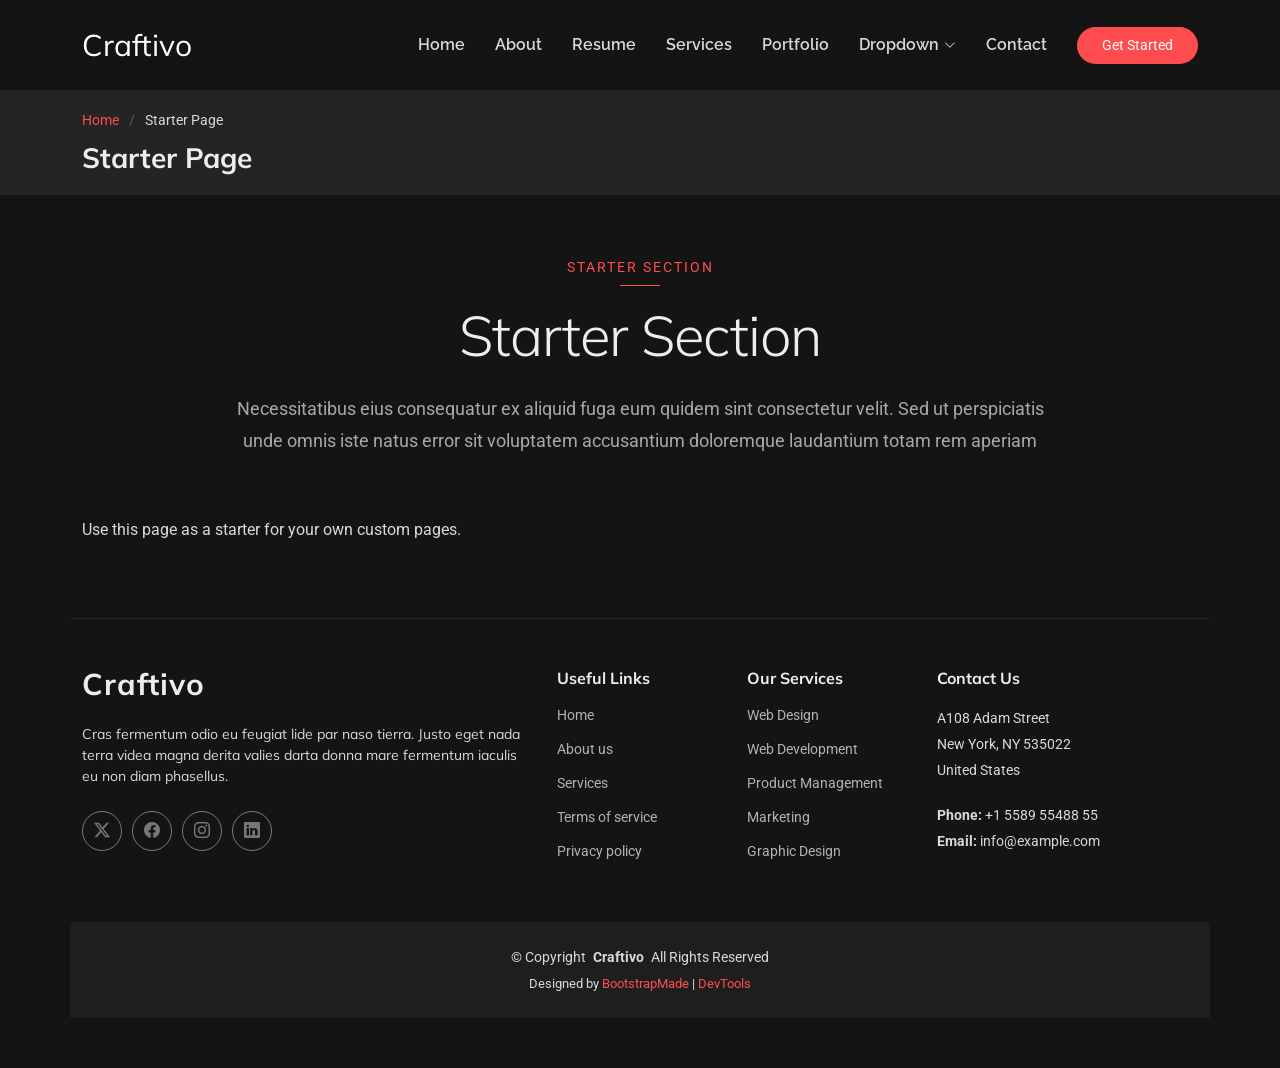
<file: starter-page.html>
<!DOCTYPE html>
<html lang="en">

<head>
  <meta charset="utf-8">
  <meta content="width=device-width, initial-scale=1.0" name="viewport">
  <title>Starter Page - Craftivo Bootstrap Template</title>
  <meta name="description" content="">
  <meta name="keywords" content="">

  <!-- Favicons -->
  <link href="assets/img/favicon.png" rel="icon">
  <link href="assets/img/apple-touch-icon.png" rel="apple-touch-icon">

  <!-- Fonts -->
  <link href="https://fonts.googleapis.com" rel="preconnect">
  <link href="https://fonts.gstatic.com" rel="preconnect" crossorigin>
  <link href="https://fonts.googleapis.com/css2?family=Roboto:ital,wght@0,100;0,300;0,400;0,500;0,700;0,900;1,100;1,300;1,400;1,500;1,700;1,900&family=Raleway:ital,wght@0,100;0,200;0,300;0,400;0,500;0,600;0,700;0,800;0,900;1,100;1,200;1,300;1,400;1,500;1,600;1,700;1,800;1,900&family=Mulish:ital,wght@0,200;0,300;0,400;0,500;0,600;0,700;0,800;0,900;1,200;1,300;1,400;1,500;1,600;1,700;1,800;1,900&display=swap" rel="stylesheet">

  <!-- Vendor CSS Files -->
  <link href="assets/vendor/bootstrap/css/bootstrap.min.css" rel="stylesheet">
  <link href="assets/vendor/bootstrap-icons/bootstrap-icons.css" rel="stylesheet">
  <link href="assets/vendor/aos/aos.css" rel="stylesheet">
  <link href="assets/vendor/glightbox/css/glightbox.min.css" rel="stylesheet">
  <link href="assets/vendor/swiper/swiper-bundle.min.css" rel="stylesheet">

  <!-- Main CSS File -->
  <link href="assets/css/main.css" rel="stylesheet">

</head>

<body class="starter-page-page">

  <header id="header" class="header d-flex align-items-center sticky-top">
    <div class="container-fluid container-xl position-relative d-flex align-items-center">

      <a href="index.html" class="logo d-flex align-items-center me-auto">
        <h1 class="sitename">Craftivo</h1>
      </a>

      <nav id="navmenu" class="navmenu">
        <ul>
          <li><a href="#hero">Home</a></li>
          <li><a href="#about">About</a></li>
          <li><a href="#resume">Resume</a></li>
          <li><a href="#services">Services</a></li>
          <li><a href="#portfolio">Portfolio</a></li>
          <li class="dropdown"><a href="#"><span>Dropdown</span> <i class="bi bi-chevron-down toggle-dropdown"></i></a>
            <ul>
              <li><a href="#">Dropdown 1</a></li>
              <li class="dropdown"><a href="#"><span>Deep Dropdown</span> <i class="bi bi-chevron-down toggle-dropdown"></i></a>
                <ul>
                  <li><a href="#">Deep Dropdown 1</a></li>
                  <li><a href="#">Deep Dropdown 2</a></li>
                  <li><a href="#">Deep Dropdown 3</a></li>
                  <li><a href="#">Deep Dropdown 4</a></li>
                  <li><a href="#">Deep Dropdown 5</a></li>
                </ul>
              </li>
              <li><a href="#">Dropdown 2</a></li>
              <li><a href="#">Dropdown 3</a></li>
              <li><a href="#">Dropdown 4</a></li>
            </ul>
          </li>
          <li><a href="#contact">Contact</a></li>
        </ul>
        <i class="mobile-nav-toggle d-xl-none bi bi-list"></i>
      </nav>

      <a class="btn-getstarted" href="#about">Get Started</a>

    </div>
  </header>

  <main class="main">

    <!-- Page Title -->
    <div class="page-title light-background">
      <div class="container">
        <nav class="breadcrumbs">
          <ol>
            <li><a href="index.html">Home</a></li>
            <li class="current">Starter Page</li>
          </ol>
        </nav>
        <h1>Starter Page</h1>
      </div>
    </div><!-- End Page Title -->

    <!-- Starter Section Section -->
    <section id="starter-section" class="starter-section section">

      <!-- Section Title -->
      <div class="container section-title" data-aos="fade-up">
        <span class="subtitle">Starter Section</span>
        <h2>Starter Section</h2>
        <p>Necessitatibus eius consequatur ex aliquid fuga eum quidem sint consectetur velit. Sed ut perspiciatis unde omnis iste natus error sit voluptatem accusantium doloremque laudantium totam rem aperiam</p>
      </div><!-- End Section Title -->

      <div class="container" data-aos="fade-up">
        <p>Use this page as a starter for your own custom pages.</p>
      </div>

    </section><!-- /Starter Section Section -->

  </main>

  <footer id="footer" class="footer">

    <div class="container footer-top">
      <div class="row gy-4">
        <div class="col-lg-5 col-md-12 footer-about">
          <a href="index.html" class="logo d-flex align-items-center">
            <span class="sitename">Craftivo</span>
          </a>
          <p>Cras fermentum odio eu feugiat lide par naso tierra. Justo eget nada terra videa magna derita valies darta donna mare fermentum iaculis eu non diam phasellus.</p>
          <div class="social-links d-flex mt-4">
            <a href=""><i class="bi bi-twitter-x"></i></a>
            <a href=""><i class="bi bi-facebook"></i></a>
            <a href=""><i class="bi bi-instagram"></i></a>
            <a href=""><i class="bi bi-linkedin"></i></a>
          </div>
        </div>

        <div class="col-lg-2 col-6 footer-links">
          <h4>Useful Links</h4>
          <ul>
            <li><a href="#">Home</a></li>
            <li><a href="#">About us</a></li>
            <li><a href="#">Services</a></li>
            <li><a href="#">Terms of service</a></li>
            <li><a href="#">Privacy policy</a></li>
          </ul>
        </div>

        <div class="col-lg-2 col-6 footer-links">
          <h4>Our Services</h4>
          <ul>
            <li><a href="#">Web Design</a></li>
            <li><a href="#">Web Development</a></li>
            <li><a href="#">Product Management</a></li>
            <li><a href="#">Marketing</a></li>
            <li><a href="#">Graphic Design</a></li>
          </ul>
        </div>

        <div class="col-lg-3 col-md-12 footer-contact text-center text-md-start">
          <h4>Contact Us</h4>
          <p>A108 Adam Street</p>
          <p>New York, NY 535022</p>
          <p>United States</p>
          <p class="mt-4"><strong>Phone:</strong> <span>+1 5589 55488 55</span></p>
          <p><strong>Email:</strong> <span>info@example.com</span></p>
        </div>

      </div>
    </div>

    <div class="container copyright text-center mt-4">
      <p>© <span>Copyright</span> <strong class="px-1 sitename">Craftivo</strong> <span>All Rights Reserved</span></p>
      <div class="credits">
        Designed by <a href="https://bootstrapmade.com/">BootstrapMade</a> | <a href="https://bootstrapmade.com/tools/">DevTools</a>
      </div>
    </div>

  </footer>

  <!-- Scroll Top -->
  <a href="#" id="scroll-top" class="scroll-top d-flex align-items-center justify-content-center"><i class="bi bi-arrow-up-short"></i></a>

  <!-- Preloader -->
  <div id="preloader"></div>

  <!-- Vendor JS Files -->
  <script src="assets/vendor/bootstrap/js/bootstrap.bundle.min.js"></script>
  <script src="assets/vendor/php-email-form/validate.js"></script>
  <script src="assets/vendor/aos/aos.js"></script>
  <script src="assets/vendor/typed.js/typed.umd.js"></script>
  <script src="assets/vendor/waypoints/noframework.waypoints.js"></script>
  <script src="assets/vendor/glightbox/js/glightbox.min.js"></script>
  <script src="assets/vendor/imagesloaded/imagesloaded.pkgd.min.js"></script>
  <script src="assets/vendor/isotope-layout/isotope.pkgd.min.js"></script>
  <script src="assets/vendor/swiper/swiper-bundle.min.js"></script>

  <!-- Main JS File -->
  <script src="assets/js/main.js"></script>

</body>

</html>
</file>
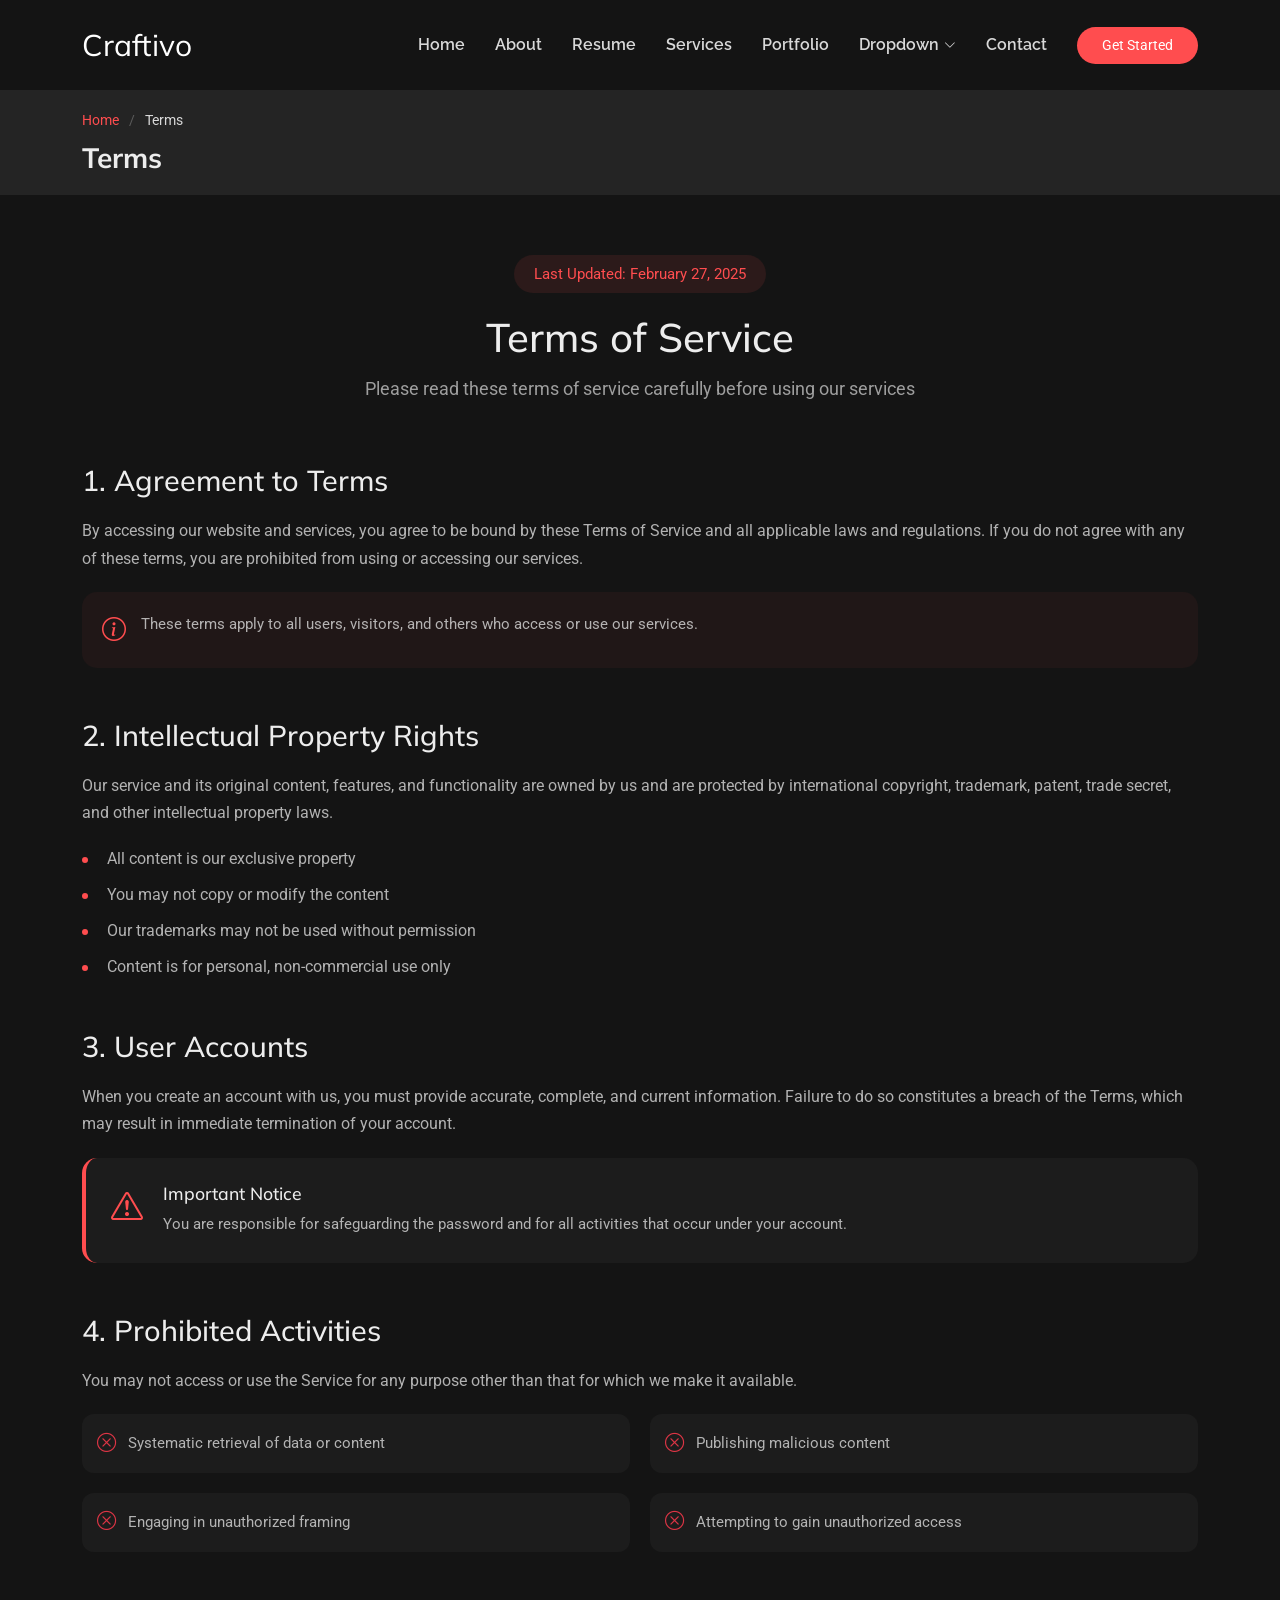
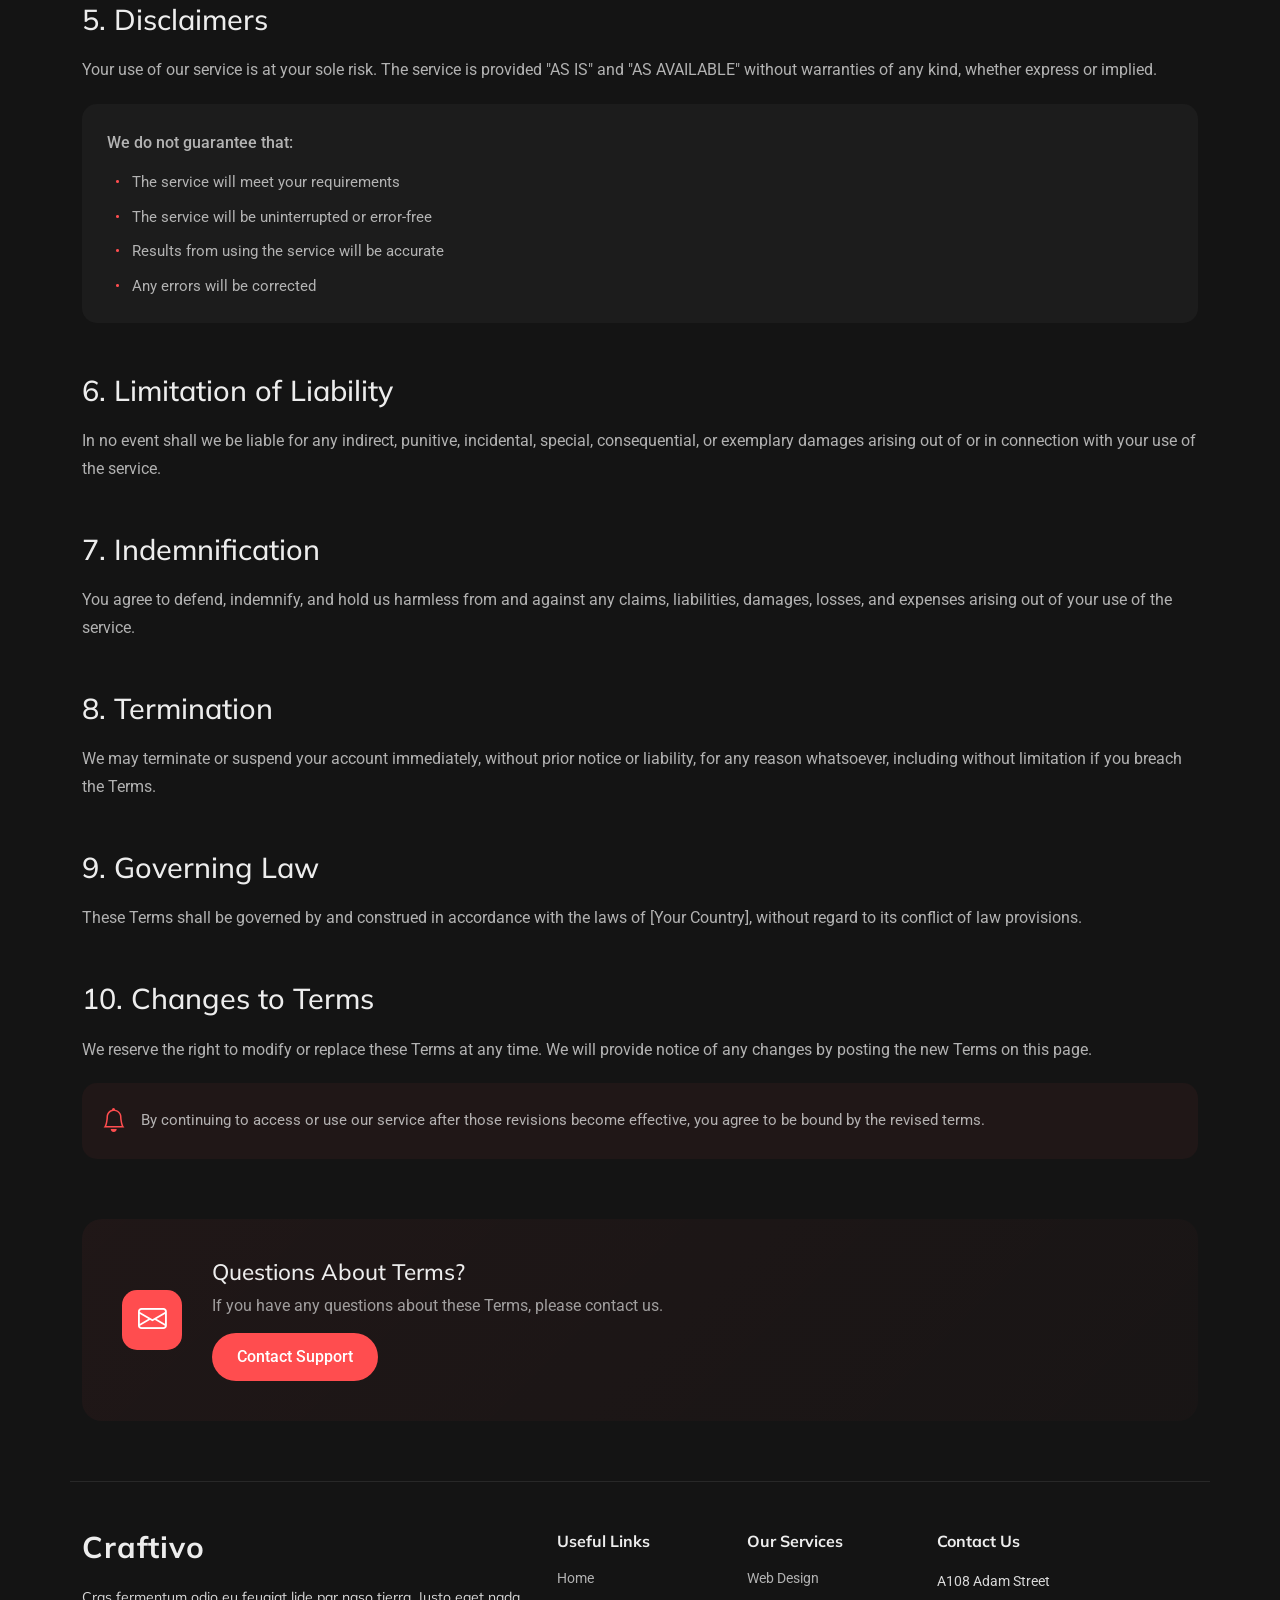
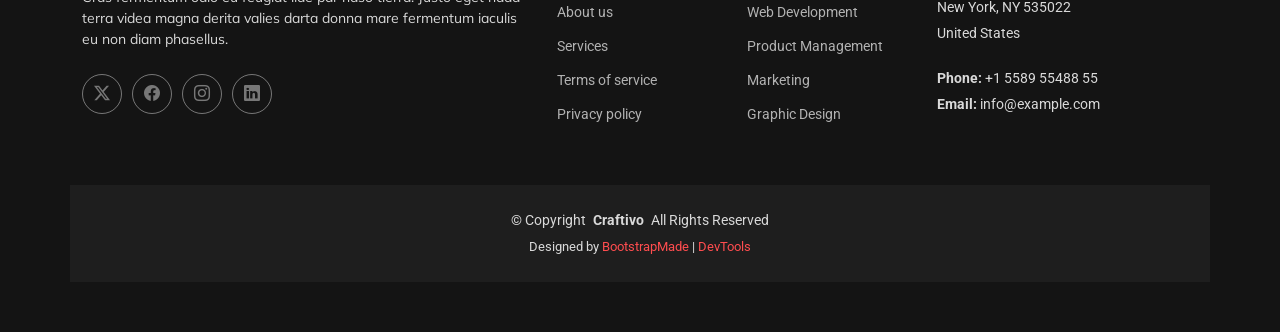
<file: terms.html>
<!DOCTYPE html>
<html lang="en">

<head>
  <meta charset="utf-8">
  <meta content="width=device-width, initial-scale=1.0" name="viewport">
  <title>Terms - Craftivo Bootstrap Template</title>
  <meta name="description" content="">
  <meta name="keywords" content="">

  <!-- Favicons -->
  <link href="assets/img/favicon.png" rel="icon">
  <link href="assets/img/apple-touch-icon.png" rel="apple-touch-icon">

  <!-- Fonts -->
  <link href="https://fonts.googleapis.com" rel="preconnect">
  <link href="https://fonts.gstatic.com" rel="preconnect" crossorigin>
  <link href="https://fonts.googleapis.com/css2?family=Roboto:ital,wght@0,100;0,300;0,400;0,500;0,700;0,900;1,100;1,300;1,400;1,500;1,700;1,900&family=Raleway:ital,wght@0,100;0,200;0,300;0,400;0,500;0,600;0,700;0,800;0,900;1,100;1,200;1,300;1,400;1,500;1,600;1,700;1,800;1,900&family=Mulish:ital,wght@0,200;0,300;0,400;0,500;0,600;0,700;0,800;0,900;1,200;1,300;1,400;1,500;1,600;1,700;1,800;1,900&display=swap" rel="stylesheet">

  <!-- Vendor CSS Files -->
  <link href="assets/vendor/bootstrap/css/bootstrap.min.css" rel="stylesheet">
  <link href="assets/vendor/bootstrap-icons/bootstrap-icons.css" rel="stylesheet">
  <link href="assets/vendor/aos/aos.css" rel="stylesheet">
  <link href="assets/vendor/glightbox/css/glightbox.min.css" rel="stylesheet">
  <link href="assets/vendor/swiper/swiper-bundle.min.css" rel="stylesheet">

  <!-- Main CSS File -->
  <link href="assets/css/main.css" rel="stylesheet">

</head>

<body class="terms-page">

  <header id="header" class="header d-flex align-items-center sticky-top">
    <div class="container-fluid container-xl position-relative d-flex align-items-center">

      <a href="index.html" class="logo d-flex align-items-center me-auto">
        <h1 class="sitename">Craftivo</h1>
      </a>

      <nav id="navmenu" class="navmenu">
        <ul>
          <li><a href="#hero">Home</a></li>
          <li><a href="#about">About</a></li>
          <li><a href="#resume">Resume</a></li>
          <li><a href="#services">Services</a></li>
          <li><a href="#portfolio">Portfolio</a></li>
          <li class="dropdown"><a href="#"><span>Dropdown</span> <i class="bi bi-chevron-down toggle-dropdown"></i></a>
            <ul>
              <li><a href="#">Dropdown 1</a></li>
              <li class="dropdown"><a href="#"><span>Deep Dropdown</span> <i class="bi bi-chevron-down toggle-dropdown"></i></a>
                <ul>
                  <li><a href="#">Deep Dropdown 1</a></li>
                  <li><a href="#">Deep Dropdown 2</a></li>
                  <li><a href="#">Deep Dropdown 3</a></li>
                  <li><a href="#">Deep Dropdown 4</a></li>
                  <li><a href="#">Deep Dropdown 5</a></li>
                </ul>
              </li>
              <li><a href="#">Dropdown 2</a></li>
              <li><a href="#">Dropdown 3</a></li>
              <li><a href="#">Dropdown 4</a></li>
            </ul>
          </li>
          <li><a href="#contact">Contact</a></li>
        </ul>
        <i class="mobile-nav-toggle d-xl-none bi bi-list"></i>
      </nav>

      <a class="btn-getstarted" href="#about">Get Started</a>

    </div>
  </header>

  <main class="main">

    <!-- Page Title -->
    <div class="page-title light-background">
      <div class="container">
        <nav class="breadcrumbs">
          <ol>
            <li><a href="index.html">Home</a></li>
            <li class="current">Terms</li>
          </ol>
        </nav>
        <h1>Terms</h1>
      </div>
    </div>

    <!-- Terms Of Service Section -->
    <section id="terms-of-service" class="terms-of-service section">

      <div class="container" data-aos="fade-up">
        <!-- Page Header -->
        <div class="tos-header text-center" data-aos="fade-up">
          <span class="last-updated">Last Updated: February 27, 2025</span>
          <h2>Terms of Service</h2>
          <p>Please read these terms of service carefully before using our services</p>
        </div>

        <!-- Content -->
        <div class="tos-content" data-aos="fade-up" data-aos-delay="200">
          <!-- Agreement Section -->
          <div id="agreement" class="content-section">
            <h3>1. Agreement to Terms</h3>
            <p>By accessing our website and services, you agree to be bound by these Terms of Service and all applicable laws and regulations. If you do not agree with any of these terms, you are prohibited from using or accessing our services.</p>
            <div class="info-box">
              <i class="bi bi-info-circle"></i>
              <p>These terms apply to all users, visitors, and others who access or use our services.</p>
            </div>
          </div>

          <!-- Intellectual Property -->
          <div id="intellectual-property" class="content-section">
            <h3>2. Intellectual Property Rights</h3>
            <p>Our service and its original content, features, and functionality are owned by us and are protected by international copyright, trademark, patent, trade secret, and other intellectual property laws.</p>
            <ul class="list-items">
              <li>All content is our exclusive property</li>
              <li>You may not copy or modify the content</li>
              <li>Our trademarks may not be used without permission</li>
              <li>Content is for personal, non-commercial use only</li>
            </ul>
          </div>

          <!-- User Accounts -->
          <div id="user-accounts" class="content-section">
            <h3>3. User Accounts</h3>
            <p>When you create an account with us, you must provide accurate, complete, and current information. Failure to do so constitutes a breach of the Terms, which may result in immediate termination of your account.</p>
            <div class="alert-box">
              <i class="bi bi-exclamation-triangle"></i>
              <div class="alert-content">
                <h5>Important Notice</h5>
                <p>You are responsible for safeguarding the password and for all activities that occur under your account.</p>
              </div>
            </div>
          </div>

          <!-- Prohibited Activities -->
          <div id="prohibited" class="content-section">
            <h3>4. Prohibited Activities</h3>
            <p>You may not access or use the Service for any purpose other than that for which we make it available.</p>
            <div class="prohibited-list">
              <div class="prohibited-item">
                <i class="bi bi-x-circle"></i>
                <span>Systematic retrieval of data or content</span>
              </div>
              <div class="prohibited-item">
                <i class="bi bi-x-circle"></i>
                <span>Publishing malicious content</span>
              </div>
              <div class="prohibited-item">
                <i class="bi bi-x-circle"></i>
                <span>Engaging in unauthorized framing</span>
              </div>
              <div class="prohibited-item">
                <i class="bi bi-x-circle"></i>
                <span>Attempting to gain unauthorized access</span>
              </div>
            </div>
          </div>

          <!-- Disclaimers -->
          <div id="disclaimer" class="content-section">
            <h3>5. Disclaimers</h3>
            <p>Your use of our service is at your sole risk. The service is provided "AS IS" and "AS AVAILABLE" without warranties of any kind, whether express or implied.</p>
            <div class="disclaimer-box">
              <p>We do not guarantee that:</p>
              <ul>
                <li>The service will meet your requirements</li>
                <li>The service will be uninterrupted or error-free</li>
                <li>Results from using the service will be accurate</li>
                <li>Any errors will be corrected</li>
              </ul>
            </div>
          </div>

          <!-- Limitation of Liability -->
          <div id="limitation" class="content-section">
            <h3>6. Limitation of Liability</h3>
            <p>In no event shall we be liable for any indirect, punitive, incidental, special, consequential, or exemplary damages arising out of or in connection with your use of the service.</p>
          </div>

          <!-- Indemnification -->
          <div id="indemnification" class="content-section">
            <h3>7. Indemnification</h3>
            <p>You agree to defend, indemnify, and hold us harmless from and against any claims, liabilities, damages, losses, and expenses arising out of your use of the service.</p>
          </div>

          <!-- Termination -->
          <div id="termination" class="content-section">
            <h3>8. Termination</h3>
            <p>We may terminate or suspend your account immediately, without prior notice or liability, for any reason whatsoever, including without limitation if you breach the Terms.</p>
          </div>

          <!-- Governing Law -->
          <div id="governing-law" class="content-section">
            <h3>9. Governing Law</h3>
            <p>These Terms shall be governed by and construed in accordance with the laws of [Your Country], without regard to its conflict of law provisions.</p>
          </div>

          <!-- Changes -->
          <div id="changes" class="content-section">
            <h3>10. Changes to Terms</h3>
            <p>We reserve the right to modify or replace these Terms at any time. We will provide notice of any changes by posting the new Terms on this page.</p>
            <div class="notice-box">
              <i class="bi bi-bell"></i>
              <p>By continuing to access or use our service after those revisions become effective, you agree to be bound by the revised terms.</p>
            </div>
          </div>
        </div>

        <!-- Contact Section -->
        <div class="tos-contact" data-aos="fade-up" data-aos-delay="300">
          <div class="contact-box">
            <div class="contact-icon">
              <i class="bi bi-envelope"></i>
            </div>
            <div class="contact-content">
              <h4>Questions About Terms?</h4>
              <p>If you have any questions about these Terms, please contact us.</p>
              <a href="#" class="contact-link">Contact Support</a>
            </div>
          </div>
        </div>
      </div>

    </section><!-- /Terms Of Service Section -->

  </main>

  <footer id="footer" class="footer">

    <div class="container footer-top">
      <div class="row gy-4">
        <div class="col-lg-5 col-md-12 footer-about">
          <a href="index.html" class="logo d-flex align-items-center">
            <span class="sitename">Craftivo</span>
          </a>
          <p>Cras fermentum odio eu feugiat lide par naso tierra. Justo eget nada terra videa magna derita valies darta donna mare fermentum iaculis eu non diam phasellus.</p>
          <div class="social-links d-flex mt-4">
            <a href=""><i class="bi bi-twitter-x"></i></a>
            <a href=""><i class="bi bi-facebook"></i></a>
            <a href=""><i class="bi bi-instagram"></i></a>
            <a href=""><i class="bi bi-linkedin"></i></a>
          </div>
        </div>

        <div class="col-lg-2 col-6 footer-links">
          <h4>Useful Links</h4>
          <ul>
            <li><a href="#">Home</a></li>
            <li><a href="#">About us</a></li>
            <li><a href="#">Services</a></li>
            <li><a href="#">Terms of service</a></li>
            <li><a href="#">Privacy policy</a></li>
          </ul>
        </div>

        <div class="col-lg-2 col-6 footer-links">
          <h4>Our Services</h4>
          <ul>
            <li><a href="#">Web Design</a></li>
            <li><a href="#">Web Development</a></li>
            <li><a href="#">Product Management</a></li>
            <li><a href="#">Marketing</a></li>
            <li><a href="#">Graphic Design</a></li>
          </ul>
        </div>

        <div class="col-lg-3 col-md-12 footer-contact text-center text-md-start">
          <h4>Contact Us</h4>
          <p>A108 Adam Street</p>
          <p>New York, NY 535022</p>
          <p>United States</p>
          <p class="mt-4"><strong>Phone:</strong> <span>+1 5589 55488 55</span></p>
          <p><strong>Email:</strong> <span>info@example.com</span></p>
        </div>

      </div>
    </div>

    <div class="container copyright text-center mt-4">
      <p>© <span>Copyright</span> <strong class="px-1 sitename">Craftivo</strong> <span>All Rights Reserved</span></p>
      <div class="credits">
        Designed by <a href="https://bootstrapmade.com/">BootstrapMade</a> | <a href="https://bootstrapmade.com/tools/">DevTools</a>
      </div>
    </div>

  </footer>

  <!-- Scroll Top -->
  <a href="#" id="scroll-top" class="scroll-top d-flex align-items-center justify-content-center"><i class="bi bi-arrow-up-short"></i></a>

  <!-- Preloader -->
  <div id="preloader"></div>

  <!-- Vendor JS Files -->
  <script src="assets/vendor/bootstrap/js/bootstrap.bundle.min.js"></script>
  <script src="assets/vendor/php-email-form/validate.js"></script>
  <script src="assets/vendor/aos/aos.js"></script>
  <script src="assets/vendor/typed.js/typed.umd.js"></script>
  <script src="assets/vendor/waypoints/noframework.waypoints.js"></script>
  <script src="assets/vendor/glightbox/js/glightbox.min.js"></script>
  <script src="assets/vendor/imagesloaded/imagesloaded.pkgd.min.js"></script>
  <script src="assets/vendor/isotope-layout/isotope.pkgd.min.js"></script>
  <script src="assets/vendor/swiper/swiper-bundle.min.js"></script>

  <!-- Main JS File -->
  <script src="assets/js/main.js"></script>

</body>

</html>
</file>
<file: proyek-akhir/assets/styles/style.css>
body {
    font-family: sans-serif;
}

h2 {
    color: blue;
}

h3 {
    color: black;
}

footer {
    padding: 20px;
    color: rgb(255, 255, 255);
    background-color: #1f1c1c;
}
.type1{
    width: 30%;
    display: block;
    margin: 0px auto;
}
.plot{
    margin: auto;
  }
    #statistik{
        position: sticky;
        top: 40px;
    }
</file>
<file: assets/css/main.css>
/**
* Template Name: Craftivo
* Template URL: https://bootstrapmade.com/craftivo-bootstrap-portfolio-template/
* Updated: Oct 04 2025 with Bootstrap v5.3.8
* Author: BootstrapMade.com
* License: https://bootstrapmade.com/license/
*/

@charset "UTF-8";

/*--------------------------------------------------------------
# Font & Color Variables
# Help: https://bootstrapmade.com/color-system/
--------------------------------------------------------------*/
/* Fonts */
:root {
  --default-font: "Roboto",  system-ui, -apple-system, "Segoe UI", Roboto, "Helvetica Neue", Arial, "Noto Sans", "Liberation Sans", sans-serif, "Apple Color Emoji", "Segoe UI Emoji", "Segoe UI Symbol", "Noto Color Emoji";
  --heading-font: "Mulish",  sans-serif;
  --nav-font: "Raleway",  sans-serif;
}

/* Global Colors - The following color variables are used throughout the website. Updating them here will change the color scheme of the entire website */
:root { 
  --background-color: #141414; /* Background color for the entire website, including individual sections */
  --default-color: #d9d9d9; /* Default color used for the majority of the text content across the entire website */
  --heading-color: #ededed; /* Color for headings, subheadings and title throughout the website */
  --accent-color: #ff4d4f; /* Accent color that represents your brand on the website. It's used for buttons, links, and other elements that need to stand out */
  --surface-color: #1c1c1c; /* The surface color is used as a background of boxed elements within sections, such as cards, icon boxes, or other elements that require a visual separation from the global background. */
  --contrast-color: #ffffff; /* Contrast color for text, ensuring readability against backgrounds of accent, heading, or default colors. */
}

/* Nav Menu Colors - The following color variables are used specifically for the navigation menu. They are separate from the global colors to allow for more customization options */
:root {
  --nav-color: #d9d9d9;  /* The default color of the main navmenu links */
  --nav-hover-color: #ff4d4f; /* Applied to main navmenu links when they are hovered over or active */
  --nav-mobile-background-color: #2e2e2e; /* Used as the background color for mobile navigation menu */
  --nav-dropdown-background-color: #2e2e2e; /* Used as the background color for dropdown items that appear when hovering over primary navigation items */
  --nav-dropdown-color: #d9d9d9; /* Used for navigation links of the dropdown items in the navigation menu. */
  --nav-dropdown-hover-color: #ff4d4f; /* Similar to --nav-hover-color, this color is applied to dropdown navigation links when they are hovered over. */
}

/* Color Presets - These classes override global colors when applied to any section or element, providing reuse of the sam color scheme. */

.light-background {
  --background-color: rgba(41, 41, 41, 0.8);
  --surface-color: #484848;
}

.dark-background {
  --background-color: #060606;
  --default-color: #ffffff;
  --heading-color: #ffffff;
  --surface-color: #252525;
  --contrast-color: #ffffff;
}

/* Smooth scroll */
:root {
  scroll-behavior: smooth;
}

/*--------------------------------------------------------------
# General Styling & Shared Classes
--------------------------------------------------------------*/
body {
  color: var(--default-color);
  background-color: var(--background-color);
  font-family: var(--default-font);
}

a {
  color: var(--accent-color);
  text-decoration: none;
  transition: 0.3s;
}

a:hover {
  color: color-mix(in srgb, var(--accent-color), transparent 25%);
  text-decoration: none;
}

h1,
h2,
h3,
h4,
h5,
h6 {
  color: var(--heading-color);
  font-family: var(--heading-font);
}

/* PHP Email Form Messages
------------------------------*/
.php-email-form .error-message {
  display: none;
  background: #df1529;
  color: #ffffff;
  text-align: left;
  padding: 15px;
  margin-bottom: 24px;
  font-weight: 600;
}

.php-email-form .sent-message {
  display: none;
  color: #ffffff;
  background: #059652;
  text-align: center;
  padding: 15px;
  margin-bottom: 24px;
  font-weight: 600;
}

.php-email-form .loading {
  display: none;
  background: var(--surface-color);
  text-align: center;
  padding: 15px;
  margin-bottom: 24px;
}

.php-email-form .loading:before {
  content: "";
  display: inline-block;
  border-radius: 50%;
  width: 24px;
  height: 24px;
  margin: 0 10px -6px 0;
  border: 3px solid var(--accent-color);
  border-top-color: var(--surface-color);
  animation: php-email-form-loading 1s linear infinite;
}

@keyframes php-email-form-loading {
  0% {
    transform: rotate(0deg);
  }

  100% {
    transform: rotate(360deg);
  }
}

/*--------------------------------------------------------------
# Global Header
--------------------------------------------------------------*/
.header {
  --heading-color: #ffffff;
  color: var(--default-color);
  background-color: var(--background-color);
  padding: 15px 0;
  transition: all 0.5s;
  z-index: 997;
}

.header .logo {
  line-height: 1;
}

.header .logo img {
  max-height: 36px;
  margin-right: 8px;
}

.header .logo h1 {
  font-size: 30px;
  margin: 0;
  font-weight: 400;
  color: var(--heading-color);
}

.header .btn-getstarted,
.header .btn-getstarted:focus {
  color: var(--contrast-color);
  background: var(--accent-color);
  font-size: 14px;
  padding: 8px 25px;
  margin: 0 0 0 30px;
  border-radius: 50px;
  transition: 0.3s;
}

.header .btn-getstarted:hover,
.header .btn-getstarted:focus:hover {
  color: var(--contrast-color);
  background: color-mix(in srgb, var(--accent-color), transparent 15%);
}

@media (max-width: 1200px) {
  .header .logo {
    order: 1;
  }

  .header .btn-getstarted {
    order: 2;
    margin: 0 15px 0 0;
    padding: 6px 15px;
  }

  .header .navmenu {
    order: 3;
  }
}

.scrolled .header {
  box-shadow: 0px 0 18px rgba(0, 0, 0, 0.1);
}

/* Global Header on Scroll
------------------------------*/
.scrolled .header {
  --background-color: rgba(20, 20, 20, 0.8);
}

/* Index Page Header
------------------------------*/
.index-page .header {
  --background-color: rgba(255, 255, 255, 0);
}

/* Index Page Header on Scroll
------------------------------*/
.index-page.scrolled .header {
  --background-color: rgba(20, 20, 20, 0.8);
}

/*--------------------------------------------------------------
# Navigation Menu
--------------------------------------------------------------*/
/* Navmenu - Desktop */
@media (min-width: 1200px) {
  .navmenu {
    padding: 0;
  }

  .navmenu ul {
    margin: 0;
    padding: 0;
    display: flex;
    list-style: none;
    align-items: center;
  }

  .navmenu li {
    position: relative;
  }

  .navmenu a,
  .navmenu a:focus {
    color: var(--nav-color);
    padding: 18px 15px;
    font-size: 16px;
    font-family: var(--nav-font);
    font-weight: 600;
    display: flex;
    align-items: center;
    justify-content: space-between;
    white-space: nowrap;
    transition: 0.3s;
  }

  .navmenu a i,
  .navmenu a:focus i {
    font-size: 12px;
    line-height: 0;
    margin-left: 5px;
    transition: 0.3s;
  }

  .navmenu li:last-child a {
    padding-right: 0;
  }

  .navmenu li:hover>a,
  .navmenu .active,
  .navmenu .active:focus {
    color: var(--nav-hover-color);
  }

  .navmenu .dropdown ul {
    margin: 0;
    padding: 10px 0;
    background: var(--nav-dropdown-background-color);
    display: block;
    position: absolute;
    visibility: hidden;
    left: 14px;
    top: 130%;
    opacity: 0;
    transition: 0.3s;
    border-radius: 4px;
    z-index: 99;
    box-shadow: 0px 0px 30px rgba(0, 0, 0, 0.1);
  }

  .navmenu .dropdown ul li {
    min-width: 200px;
  }

  .navmenu .dropdown ul a {
    padding: 10px 20px;
    font-size: 15px;
    text-transform: none;
    color: var(--nav-dropdown-color);
  }

  .navmenu .dropdown ul a i {
    font-size: 12px;
  }

  .navmenu .dropdown ul a:hover,
  .navmenu .dropdown ul .active:hover,
  .navmenu .dropdown ul li:hover>a {
    color: var(--nav-dropdown-hover-color);
  }

  .navmenu .dropdown:hover>ul {
    opacity: 1;
    top: 100%;
    visibility: visible;
  }

  .navmenu .dropdown .dropdown ul {
    top: 0;
    left: -90%;
    visibility: hidden;
  }

  .navmenu .dropdown .dropdown:hover>ul {
    opacity: 1;
    top: 0;
    left: -100%;
    visibility: visible;
  }
}

/* Navmenu - Mobile */
@media (max-width: 1199px) {
  .mobile-nav-toggle {
    color: var(--nav-color);
    font-size: 28px;
    line-height: 0;
    margin-right: 10px;
    cursor: pointer;
    transition: color 0.3s;
  }

  .navmenu {
    padding: 0;
    z-index: 9997;
  }

  .navmenu ul {
    display: none;
    list-style: none;
    position: absolute;
    inset: 60px 20px 20px 20px;
    padding: 10px 0;
    margin: 0;
    border-radius: 6px;
    background-color: var(--nav-mobile-background-color);
    overflow-y: auto;
    transition: 0.3s;
    z-index: 9998;
    box-shadow: 0px 0px 30px rgba(0, 0, 0, 0.1);
  }

  .navmenu a,
  .navmenu a:focus {
    color: var(--nav-dropdown-color);
    padding: 10px 20px;
    font-family: var(--nav-font);
    font-size: 17px;
    font-weight: 500;
    display: flex;
    align-items: center;
    justify-content: space-between;
    white-space: nowrap;
    transition: 0.3s;
  }

  .navmenu a i,
  .navmenu a:focus i {
    font-size: 12px;
    line-height: 0;
    margin-left: 5px;
    width: 30px;
    height: 30px;
    display: flex;
    align-items: center;
    justify-content: center;
    border-radius: 50%;
    transition: 0.3s;
    background-color: color-mix(in srgb, var(--accent-color), transparent 90%);
  }

  .navmenu a i:hover,
  .navmenu a:focus i:hover {
    background-color: var(--accent-color);
    color: var(--contrast-color);
  }

  .navmenu a:hover,
  .navmenu .active,
  .navmenu .active:focus {
    color: var(--nav-dropdown-hover-color);
  }

  .navmenu .active i,
  .navmenu .active:focus i {
    background-color: var(--accent-color);
    color: var(--contrast-color);
    transform: rotate(180deg);
  }

  .navmenu .dropdown ul {
    position: static;
    display: none;
    z-index: 99;
    padding: 10px 0;
    margin: 10px 20px;
    background-color: var(--nav-dropdown-background-color);
    border: 1px solid color-mix(in srgb, var(--default-color), transparent 90%);
    box-shadow: none;
    transition: all 0.5s ease-in-out;
  }

  .navmenu .dropdown ul ul {
    background-color: rgba(33, 37, 41, 0.1);
  }

  .navmenu .dropdown>.dropdown-active {
    display: block;
    background-color: rgba(33, 37, 41, 0.03);
  }

  .mobile-nav-active {
    overflow: hidden;
  }

  .mobile-nav-active .mobile-nav-toggle {
    color: #fff;
    position: absolute;
    font-size: 32px;
    top: 15px;
    right: 15px;
    margin-right: 0;
    z-index: 9999;
  }

  .mobile-nav-active .navmenu {
    position: fixed;
    overflow: hidden;
    inset: 0;
    background: rgba(33, 37, 41, 0.8);
    transition: 0.3s;
  }

  .mobile-nav-active .navmenu>ul {
    display: block;
  }
}

/*--------------------------------------------------------------
# Global Footer
--------------------------------------------------------------*/
.footer {
  color: var(--default-color);
  background-color: var(--background-color);
  font-size: 14px;
  padding-bottom: 50px;
  position: relative;
}

.footer .footer-top {
  padding-top: 50px;
  border-top: 1px solid color-mix(in srgb, var(--default-color), transparent 90%);
}

.footer .footer-about .logo {
  line-height: 1;
  margin-bottom: 25px;
}

.footer .footer-about .logo img {
  max-height: 40px;
  margin-right: 6px;
}

.footer .footer-about .logo span {
  color: var(--heading-color);
  font-size: 30px;
  font-weight: 700;
  letter-spacing: 1px;
  font-family: var(--heading-font);
}

.footer .footer-about p {
  font-size: 14px;
  font-family: var(--heading-font);
}

.footer .social-links a {
  display: flex;
  align-items: center;
  justify-content: center;
  width: 40px;
  height: 40px;
  border-radius: 50%;
  border: 1px solid color-mix(in srgb, var(--default-color), transparent 50%);
  font-size: 16px;
  color: color-mix(in srgb, var(--default-color), transparent 50%);
  margin-right: 10px;
  transition: 0.3s;
}

.footer .social-links a:hover {
  color: var(--accent-color);
  border-color: var(--accent-color);
}

.footer h4 {
  font-size: 16px;
  font-weight: bold;
  position: relative;
  padding-bottom: 12px;
}

.footer .footer-links {
  margin-bottom: 30px;
}

.footer .footer-links ul {
  list-style: none;
  padding: 0;
  margin: 0;
}

.footer .footer-links ul i {
  padding-right: 2px;
  font-size: 12px;
  line-height: 0;
}

.footer .footer-links ul li {
  padding: 10px 0;
  display: flex;
  align-items: center;
}

.footer .footer-links ul li:first-child {
  padding-top: 0;
}

.footer .footer-links ul a {
  color: color-mix(in srgb, var(--default-color), transparent 20%);
  display: inline-block;
  line-height: 1;
}

.footer .footer-links ul a:hover {
  color: var(--accent-color);
}

.footer .footer-contact p {
  margin-bottom: 5px;
}

.footer .copyright {
  padding-top: 25px;
  padding-bottom: 25px;
  background-color: color-mix(in srgb, var(--default-color), transparent 95%);
}

.footer .copyright p {
  margin-bottom: 0;
}

.footer .credits {
  margin-top: 6px;
  font-size: 13px;
}

/*--------------------------------------------------------------
# Preloader
--------------------------------------------------------------*/
#preloader {
  position: fixed;
  inset: 0;
  z-index: 999999;
  overflow: hidden;
  background: var(--background-color);
  transition: all 0.6s ease-out;
}

#preloader:before {
  content: "";
  position: fixed;
  top: calc(50% - 30px);
  left: calc(50% - 30px);
  border: 6px solid #ffffff;
  border-color: var(--accent-color) transparent var(--accent-color) transparent;
  border-radius: 50%;
  width: 60px;
  height: 60px;
  animation: animate-preloader 1.5s linear infinite;
}

@keyframes animate-preloader {
  0% {
    transform: rotate(0deg);
  }

  100% {
    transform: rotate(360deg);
  }
}

/*--------------------------------------------------------------
# Scroll Top Button
--------------------------------------------------------------*/
.scroll-top {
  position: fixed;
  visibility: hidden;
  opacity: 0;
  right: 15px;
  bottom: 15px;
  z-index: 99999;
  background-color: var(--accent-color);
  width: 40px;
  height: 40px;
  border-radius: 4px;
  transition: all 0.4s;
}

.scroll-top i {
  font-size: 24px;
  color: var(--contrast-color);
  line-height: 0;
}

.scroll-top:hover {
  background-color: color-mix(in srgb, var(--accent-color), transparent 20%);
  color: var(--contrast-color);
}

.scroll-top.active {
  visibility: visible;
  opacity: 1;
}

/*--------------------------------------------------------------
# Disable aos animation delay on mobile devices
--------------------------------------------------------------*/
@media screen and (max-width: 768px) {
  [data-aos-delay] {
    transition-delay: 0 !important;
  }
}

/*--------------------------------------------------------------
# Global Page Titles & Breadcrumbs
--------------------------------------------------------------*/
.page-title {
  color: var(--default-color);
  background-color: var(--background-color);
  padding: 20px 0;
  position: relative;
}

.page-title h1 {
  font-size: 28px;
  font-weight: 700;
  margin: 0;
}

.page-title .breadcrumbs ol {
  display: flex;
  flex-wrap: wrap;
  list-style: none;
  padding: 0 0 10px 0;
  margin: 0;
  font-size: 14px;
  font-weight: 400;
}

.page-title .breadcrumbs ol li+li {
  padding-left: 10px;
}

.page-title .breadcrumbs ol li+li::before {
  content: "/";
  display: inline-block;
  padding-right: 10px;
  color: color-mix(in srgb, var(--default-color), transparent 70%);
}

/*--------------------------------------------------------------
# Global Sections
--------------------------------------------------------------*/
section,
.section {
  color: var(--default-color);
  background-color: var(--background-color);
  padding: 60px 0;
  scroll-margin-top: 90px;
  overflow: clip;
}

@media (max-width: 1199px) {

  section,
  .section {
    scroll-margin-top: 66px;
  }
}

/*--------------------------------------------------------------
# Global Section Titles
--------------------------------------------------------------*/
.section-title {
  text-align: center;
  padding-bottom: 60px;
  position: relative;
}

.section-title h2 {
  font-size: 3.5rem;
  font-weight: 300;
  line-height: 1.2;
  color: var(--heading-color);
  margin-bottom: 1.5rem;
  letter-spacing: -1px;
}

@media (max-width: 768px) {
  .section-title h2 {
    font-size: 2.5rem;
  }
}

.section-title .subtitle {
  display: inline-block;
  font-size: 0.875rem;
  font-weight: 400;
  color: var(--accent-color);
  text-transform: uppercase;
  letter-spacing: 2px;
  margin-bottom: 1.5rem;
  position: relative;
}

.section-title .subtitle::after {
  content: "";
  position: absolute;
  bottom: -8px;
  left: 50%;
  transform: translateX(-50%);
  width: 40px;
  height: 1px;
  background: var(--accent-color);
}

.section-title p {
  font-size: 1.125rem;
  line-height: 1.8;
  color: color-mix(in srgb, var(--default-color), transparent 25%);
  max-width: 900px;
  margin: 0 auto;
  text-wrap: balance;
}

/*--------------------------------------------------------------
# Hero Section
--------------------------------------------------------------*/
.hero {
  padding-top: 80px;
  min-height: 100vh;
  position: relative;
  display: flex;
  align-items: center;
  justify-content: center;
  overflow: hidden;
  padding-bottom: 80px;
}

.hero img {
  position: absolute;
  inset: 0;
  display: block;
  width: 100%;
  height: 100%;
  object-fit: cover;
  z-index: 1;
}

.hero:before {
  content: "";
  background: color-mix(in srgb, var(--background-color), transparent 30%);
  position: absolute;
  inset: 0;
  z-index: 2;
  border-radius: 0;
}

.hero .container {
  position: relative;
  z-index: 3;
}

.hero h2 {
  margin: 0;
  font-size: 48px;
  font-weight: 700;
}

.hero p {
  margin: 10px 0 0 0;
  font-size: 24px;
  color: color-mix(in srgb, var(--default-color), transparent 20%);
}

.hero p span {
  color: var(--accent-color);
  letter-spacing: 1px;
  border-bottom: 2px solid var(--accent-color);
}

.hero .social-links {
  margin-top: 30px;
  display: flex;
  justify-content: center;
  gap: 15px;
}

.hero .social-links a {
  display: flex;
  align-items: center;
  justify-content: center;
  width: 50px;
  height: 50px;
  border-radius: 50%;
  background: color-mix(in srgb, var(--default-color), transparent 92%);
  color: var(--default-color);
  font-size: 20px;
  transition: 0.3s;
}

.hero .social-links a:hover {
  background: var(--accent-color);
  color: var(--contrast-color);
  transform: translateY(-3px);
}

@media (max-width: 768px) {
  .hero h2 {
    font-size: 32px;
  }

  .hero p {
    font-size: 20px;
  }
}

/*--------------------------------------------------------------
# About Section
--------------------------------------------------------------*/
.about {
  overflow: hidden;
  position: relative;
}

.about::before {
  content: "";
  position: absolute;
  top: -50%;
  right: -20%;
  width: 800px;
  height: 800px;
  background: radial-gradient(circle, color-mix(in srgb, var(--accent-color), transparent 85%) 0%, transparent 70%);
  border-radius: 50%;
  z-index: 0;
  pointer-events: none;
}

.about .container {
  position: relative;
  z-index: 1;
}

.about .profile-card {
  background: var(--surface-color);
  border-radius: 24px;
  padding: 40px;
  box-shadow: 0 8px 30px rgba(0, 0, 0, 0.08);
  position: sticky;
  top: 100px;
}

.about .profile-card .profile-header {
  text-align: center;
  padding-bottom: 30px;
  border-bottom: 1px solid color-mix(in srgb, var(--default-color), transparent 90%);
}

.about .profile-card .profile-header .profile-avatar {
  width: 140px;
  height: 140px;
  margin: 0 auto 24px;
  position: relative;
  border-radius: 50%;
  padding: 6px;
  background: linear-gradient(135deg, var(--accent-color), color-mix(in srgb, var(--accent-color), #ff6b9d 50%));
}

.about .profile-card .profile-header .profile-avatar img {
  width: 100%;
  height: 100%;
  object-fit: cover;
  border-radius: 50%;
  border: 4px solid var(--surface-color);
}

.about .profile-card .profile-header .profile-avatar .status-indicator {
  position: absolute;
  bottom: 8px;
  right: 8px;
  width: 24px;
  height: 24px;
  background: #10b981;
  border: 4px solid var(--surface-color);
  border-radius: 50%;
  animation: pulse 2s infinite;
}

.about .profile-card .profile-header h3 {
  font-size: 24px;
  font-weight: 700;
  margin-bottom: 8px;
  color: var(--heading-color);
}

.about .profile-card .profile-header .role {
  display: inline-block;
  font-size: 15px;
  color: var(--accent-color);
  font-weight: 500;
  margin-bottom: 16px;
}

.about .profile-card .profile-header .rating {
  display: flex;
  align-items: center;
  justify-content: center;
  gap: 4px;
  margin-top: 12px;
}

.about .profile-card .profile-header .rating i {
  color: #fbbf24;
  font-size: 16px;
}

.about .profile-card .profile-header .rating span {
  margin-left: 8px;
  font-weight: 600;
  color: var(--default-color);
  font-size: 15px;
}

.about .profile-card .profile-stats {
  display: grid;
  grid-template-columns: repeat(3, 1fr);
  gap: 20px;
  padding: 30px 0;
  border-bottom: 1px solid color-mix(in srgb, var(--default-color), transparent 90%);
}

.about .profile-card .profile-stats .stat-item {
  text-align: center;
}

.about .profile-card .profile-stats .stat-item h4 {
  font-size: 28px;
  font-weight: 700;
  color: var(--accent-color);
  margin-bottom: 6px;
}

.about .profile-card .profile-stats .stat-item p {
  font-size: 13px;
  color: color-mix(in srgb, var(--default-color), transparent 30%);
  text-transform: uppercase;
  letter-spacing: 0.5px;
  margin: 0;
}

.about .profile-card .profile-actions {
  display: flex;
  flex-direction: column;
  gap: 12px;
  padding: 30px 0;
  border-bottom: 1px solid color-mix(in srgb, var(--default-color), transparent 90%);
}

.about .profile-card .profile-actions a {
  display: flex;
  align-items: center;
  justify-content: center;
  gap: 10px;
  padding: 14px 24px;
  border-radius: 12px;
  font-weight: 600;
  font-size: 15px;
  text-decoration: none;
  transition: all 0.3s ease;
}

.about .profile-card .profile-actions a.btn-primary {
  background: var(--accent-color);
  color: var(--contrast-color);
}

.about .profile-card .profile-actions a.btn-primary:hover {
  background: color-mix(in srgb, var(--accent-color), #000 15%);
  transform: translateY(-2px);
  box-shadow: 0 6px 20px rgba(0, 0, 0, 0.15);
}

.about .profile-card .profile-actions a.btn-secondary {
  background: color-mix(in srgb, var(--accent-color), transparent 90%);
  color: var(--accent-color);
}

.about .profile-card .profile-actions a.btn-secondary:hover {
  background: color-mix(in srgb, var(--accent-color), transparent 85%);
}

.about .profile-card .profile-actions a i {
  font-size: 18px;
}

.about .profile-card .social-connect {
  display: flex;
  justify-content: center;
  gap: 12px;
  padding-top: 30px;
}

.about .profile-card .social-connect a {
  width: 44px;
  height: 44px;
  display: flex;
  align-items: center;
  justify-content: center;
  background: color-mix(in srgb, var(--default-color), transparent 94%);
  border-radius: 12px;
  color: var(--default-color);
  font-size: 18px;
  transition: all 0.3s ease;
}

.about .profile-card .social-connect a:hover {
  background: var(--accent-color);
  color: var(--contrast-color);
  transform: translateY(-3px);
}

.about .content-wrapper .bio-section {
  margin-bottom: 50px;
}

.about .content-wrapper .bio-section .section-tag {
  display: inline-block;
  padding: 6px 16px;
  background: color-mix(in srgb, var(--accent-color), transparent 90%);
  color: var(--accent-color);
  border-radius: 20px;
  font-size: 13px;
  font-weight: 600;
  text-transform: uppercase;
  letter-spacing: 0.5px;
  margin-bottom: 16px;
}

.about .content-wrapper .bio-section h2 {
  font-size: 36px;
  font-weight: 700;
  color: var(--heading-color);
  margin-bottom: 24px;
  line-height: 1.2;
}

.about .content-wrapper .bio-section p {
  font-size: 16px;
  line-height: 1.8;
  color: var(--default-color);
  margin-bottom: 16px;
}

.about .content-wrapper .bio-section p:last-child {
  margin-bottom: 0;
}

.about .content-wrapper .details-grid {
  display: grid;
  grid-template-columns: repeat(2, 1fr);
  gap: 24px;
  margin-bottom: 50px;
}

.about .content-wrapper .details-grid .detail-item {
  display: flex;
  align-items: center;
  gap: 16px;
  padding: 24px;
  background: var(--surface-color);
  border-radius: 16px;
  border: 1px solid color-mix(in srgb, var(--default-color), transparent 92%);
  transition: all 0.3s ease;
}

.about .content-wrapper .details-grid .detail-item:hover {
  border-color: var(--accent-color);
  transform: translateY(-3px);
  box-shadow: 0 8px 24px rgba(0, 0, 0, 0.08);
}

.about .content-wrapper .details-grid .detail-item i {
  font-size: 28px;
  color: var(--accent-color);
  flex-shrink: 0;
}

.about .content-wrapper .details-grid .detail-item .detail-content span {
  display: block;
  font-size: 13px;
  color: color-mix(in srgb, var(--default-color), transparent 40%);
  text-transform: uppercase;
  letter-spacing: 0.5px;
  margin-bottom: 4px;
}

.about .content-wrapper .details-grid .detail-item .detail-content strong {
  display: block;
  font-size: 16px;
  color: var(--heading-color);
  font-weight: 600;
}

.about .content-wrapper .skills-showcase .section-tag {
  display: inline-block;
  padding: 6px 16px;
  background: color-mix(in srgb, var(--accent-color), transparent 90%);
  color: var(--accent-color);
  border-radius: 20px;
  font-size: 13px;
  font-weight: 600;
  text-transform: uppercase;
  letter-spacing: 0.5px;
  margin-bottom: 16px;
}

.about .content-wrapper .skills-showcase h3 {
  font-size: 28px;
  font-weight: 700;
  color: var(--heading-color);
  margin-bottom: 32px;
}

.about .content-wrapper .skills-showcase .skills-list .skill-item {
  margin-bottom: 28px;
}

.about .content-wrapper .skills-showcase .skills-list .skill-item .skill-info {
  display: flex;
  justify-content: space-between;
  align-items: center;
  margin-bottom: 10px;
}

.about .content-wrapper .skills-showcase .skills-list .skill-item .skill-info .skill-name {
  font-size: 15px;
  font-weight: 600;
  color: var(--heading-color);
}

.about .content-wrapper .skills-showcase .skills-list .skill-item .skill-info .skill-percent {
  font-size: 15px;
  font-weight: 700;
  color: var(--accent-color);
}

.about .content-wrapper .skills-showcase .skills-list .skill-item .progress {
  height: 10px;
  border-radius: 10px;
  background: color-mix(in srgb, var(--default-color), transparent 94%);
  overflow: hidden;
}

.about .content-wrapper .skills-showcase .skills-list .skill-item .progress .progress-bar {
  width: 0;
  height: 100%;
  background: linear-gradient(90deg, var(--accent-color), color-mix(in srgb, var(--accent-color), #ff6b9d 50%));
  border-radius: 10px;
  transition: width 1.5s cubic-bezier(0.65, 0, 0.35, 1);
  position: relative;
}

.about .content-wrapper .skills-showcase .skills-list .skill-item .progress .progress-bar::after {
  content: "";
  position: absolute;
  top: 0;
  left: 0;
  right: 0;
  bottom: 0;
  background: linear-gradient(90deg, transparent, rgba(255, 255, 255, 0.4), transparent);
  animation: shimmer 2s infinite;
}

@keyframes pulse {

  0%,
  100% {
    opacity: 1;
  }

  50% {
    opacity: 0.6;
  }
}

@keyframes shimmer {
  0% {
    transform: translateX(-100%);
  }

  100% {
    transform: translateX(100%);
  }
}

@media (max-width: 992px) {
  .about .profile-card {
    position: static;
    margin-bottom: 40px;
  }

  .about .content-wrapper .bio-section h2 {
    font-size: 30px;
  }

  .about .content-wrapper .details-grid {
    grid-template-columns: 1fr;
  }

  .about .content-wrapper .skills-showcase h3 {
    font-size: 24px;
  }
}

@media (max-width: 576px) {
  .about .profile-card {
    padding: 30px 20px;
  }

  .about .profile-card .profile-header .profile-avatar {
    width: 120px;
    height: 120px;
  }

  .about .profile-card .profile-stats {
    grid-template-columns: repeat(3, 1fr);
    gap: 16px;
  }

  .about .profile-card .profile-stats .stat-item h4 {
    font-size: 24px;
  }

  .about .content-wrapper .bio-section h2 {
    font-size: 26px;
  }

  .about .content-wrapper .details-grid .detail-item {
    padding: 18px;
  }

  .about .content-wrapper .details-grid .detail-item i {
    font-size: 24px;
  }
}

/*--------------------------------------------------------------
# Resume Section
--------------------------------------------------------------*/
.resume .section-header {
  margin-bottom: 2.5rem;
}

.resume .section-header .header-content .section-badge {
  display: inline-block;
  background: linear-gradient(135deg, var(--accent-color), color-mix(in srgb, var(--accent-color), #6c5ce7 20%));
  color: var(--contrast-color);
  padding: 0.5rem 1.2rem;
  border-radius: 25px;
  font-size: 0.85rem;
  font-weight: 600;
  text-transform: uppercase;
  letter-spacing: 0.1em;
  margin-bottom: 1rem;
}

.resume .section-header .header-content h2 {
  font-size: 2.2rem;
  font-weight: 700;
  color: var(--heading-color);
  margin-bottom: 1rem;
  line-height: 1.2;
  letter-spacing: -0.02em;
}

.resume .section-header .header-content p {
  font-size: 1rem;
  line-height: 1.7;
  color: color-mix(in srgb, var(--default-color), transparent 35%);
  margin: 0;
}

.resume .experience-section .experience-cards {
  display: flex;
  flex-direction: column;
  gap: 1.5rem;
}

.resume .experience-section .experience-cards .exp-card {
  background: var(--surface-color);
  border-radius: 16px;
  padding: 2rem;
  border: 2px solid color-mix(in srgb, var(--default-color), transparent 95%);
  transition: all 0.3s ease;
  position: relative;
  overflow: hidden;
}

.resume .experience-section .experience-cards .exp-card::before {
  content: "";
  position: absolute;
  top: 0;
  left: 0;
  right: 0;
  height: 4px;
  background: linear-gradient(90deg, transparent, var(--accent-color), transparent);
  transform: translateX(-100%);
  transition: transform 0.3s ease;
}

.resume .experience-section .experience-cards .exp-card:hover {
  transform: translateY(-5px);
  border-color: color-mix(in srgb, var(--accent-color), transparent 80%);
  box-shadow: 0 15px 45px color-mix(in srgb, var(--default-color), transparent 85%);
}

.resume .experience-section .experience-cards .exp-card:hover::before {
  transform: translateX(0);
}

.resume .experience-section .experience-cards .exp-card.featured {
  border-color: color-mix(in srgb, var(--accent-color), transparent 70%);
  background: linear-gradient(135deg, var(--surface-color), color-mix(in srgb, var(--accent-color), transparent 95%));
}

.resume .experience-section .experience-cards .exp-card.featured::before {
  background: linear-gradient(90deg, var(--accent-color), color-mix(in srgb, var(--accent-color), #6c5ce7 20%), var(--accent-color));
}

.resume .experience-section .experience-cards .exp-card .card-header {
  display: flex;
  justify-content: space-between;
  align-items: center;
  margin-bottom: 1.5rem;
}

.resume .experience-section .experience-cards .exp-card .card-header .company-logo {
  width: 50px;
  height: 50px;
  background: linear-gradient(135deg, var(--accent-color), color-mix(in srgb, var(--accent-color), #6c5ce7 20%));
  border-radius: 12px;
  display: flex;
  align-items: center;
  justify-content: center;
}

.resume .experience-section .experience-cards .exp-card .card-header .company-logo i {
  font-size: 1.3rem;
  color: var(--contrast-color);
}

.resume .experience-section .experience-cards .exp-card .card-header .period-badge {
  background: color-mix(in srgb, var(--accent-color), transparent 85%);
  color: var(--accent-color);
  padding: 0.4rem 1rem;
  border-radius: 20px;
  font-size: 0.8rem;
  font-weight: 600;
  text-transform: uppercase;
  letter-spacing: 0.05em;
}

.resume .experience-section .experience-cards .exp-card .card-body h3 {
  font-size: 1.4rem;
  font-weight: 600;
  color: var(--heading-color);
  margin-bottom: 0.5rem;
  letter-spacing: -0.01em;
}

.resume .experience-section .experience-cards .exp-card .card-body .company-name {
  font-size: 1rem;
  color: color-mix(in srgb, var(--default-color), transparent 25%);
  font-weight: 500;
  margin-bottom: 0.3rem;
}

.resume .experience-section .experience-cards .exp-card .card-body .duration {
  display: inline-block;
  font-size: 0.9rem;
  color: var(--accent-color);
  font-weight: 600;
  background: color-mix(in srgb, var(--accent-color), transparent 90%);
  padding: 0.2rem 0.8rem;
  border-radius: 12px;
  margin-bottom: 1rem;
}

.resume .experience-section .experience-cards .exp-card .card-body .description {
  font-size: 0.95rem;
  line-height: 1.6;
  color: color-mix(in srgb, var(--default-color), transparent 35%);
  margin-bottom: 1.5rem;
}

.resume .experience-section .experience-cards .exp-card .card-body .skills-tags {
  display: flex;
  flex-wrap: wrap;
  gap: 0.5rem;
}

.resume .experience-section .experience-cards .exp-card .card-body .skills-tags .skill-tag {
  background: color-mix(in srgb, var(--accent-color), transparent 92%);
  color: var(--accent-color);
  padding: 0.3rem 0.8rem;
  border-radius: 15px;
  font-size: 0.8rem;
  font-weight: 500;
  border: 1px solid color-mix(in srgb, var(--accent-color), transparent 85%);
}

.resume .education-section .education-timeline .timeline-track {
  position: relative;
  padding-left: 2.5rem;
}

.resume .education-section .education-timeline .timeline-track::before {
  content: "";
  position: absolute;
  left: 10px;
  top: 0;
  bottom: 0;
  width: 2px;
  background: linear-gradient(180deg, var(--accent-color), color-mix(in srgb, var(--accent-color), transparent 50%));
}

.resume .education-section .education-timeline .timeline-track .timeline-item {
  position: relative;
  margin-bottom: 3rem;
}

.resume .education-section .education-timeline .timeline-track .timeline-item:last-child {
  margin-bottom: 0;
}

.resume .education-section .education-timeline .timeline-track .timeline-item .timeline-marker {
  position: absolute;
  left: -3.5rem;
  top: 0;
  width: 50px;
  height: 50px;
  background: linear-gradient(135deg, var(--accent-color), color-mix(in srgb, var(--accent-color), #6c5ce7 20%));
  border-radius: 50%;
  display: flex;
  align-items: center;
  justify-content: center;
  border: 4px solid var(--background-color);
  box-shadow: 0 0 0 3px color-mix(in srgb, var(--accent-color), transparent 80%);
}

.resume .education-section .education-timeline .timeline-track .timeline-item .timeline-marker i {
  font-size: 1.2rem;
  color: var(--contrast-color);
}

.resume .education-section .education-timeline .timeline-track .timeline-item .timeline-content {
  background: var(--surface-color);
  padding: 1.8rem;
  border-radius: 12px;
  border: 1px solid color-mix(in srgb, var(--default-color), transparent 95%);
  transition: all 0.3s ease;
}

.resume .education-section .education-timeline .timeline-track .timeline-item .timeline-content:hover {
  transform: translateX(5px);
  border-color: color-mix(in srgb, var(--accent-color), transparent 80%);
  box-shadow: 0 10px 30px color-mix(in srgb, var(--default-color), transparent 90%);
}

.resume .education-section .education-timeline .timeline-track .timeline-item .timeline-content .education-meta {
  display: flex;
  justify-content: space-between;
  align-items: center;
  margin-bottom: 1rem;
}

.resume .education-section .education-timeline .timeline-track .timeline-item .timeline-content .education-meta .year-range {
  font-size: 0.9rem;
  color: var(--accent-color);
  font-weight: 600;
  background: color-mix(in srgb, var(--accent-color), transparent 90%);
  padding: 0.3rem 0.8rem;
  border-radius: 15px;
}

.resume .education-section .education-timeline .timeline-track .timeline-item .timeline-content .education-meta .degree-level {
  font-size: 0.8rem;
  color: color-mix(in srgb, var(--default-color), transparent 40%);
  text-transform: uppercase;
  font-weight: 600;
  letter-spacing: 0.1em;
}

.resume .education-section .education-timeline .timeline-track .timeline-item .timeline-content h4 {
  font-size: 1.3rem;
  font-weight: 600;
  color: var(--heading-color);
  margin-bottom: 0.5rem;
  letter-spacing: -0.01em;
}

.resume .education-section .education-timeline .timeline-track .timeline-item .timeline-content .institution {
  font-size: 1rem;
  color: color-mix(in srgb, var(--default-color), transparent 25%);
  font-weight: 500;
  margin-bottom: 1rem;
}

.resume .education-section .education-timeline .timeline-track .timeline-item .timeline-content .description {
  font-size: 0.95rem;
  line-height: 1.6;
  color: color-mix(in srgb, var(--default-color), transparent 35%);
  margin-bottom: 1.2rem;
}

.resume .education-section .education-timeline .timeline-track .timeline-item .timeline-content .achievement {
  display: flex;
  align-items: center;
  gap: 0.5rem;
  background: color-mix(in srgb, var(--accent-color), transparent 92%);
  padding: 0.6rem 1rem;
  border-radius: 8px;
  border-left: 3px solid var(--accent-color);
}

.resume .education-section .education-timeline .timeline-track .timeline-item .timeline-content .achievement i {
  color: var(--accent-color);
  font-size: 1rem;
}

.resume .education-section .education-timeline .timeline-track .timeline-item .timeline-content .achievement span {
  font-size: 0.9rem;
  font-weight: 600;
  color: var(--accent-color);
}

.resume .education-section .education-timeline .timeline-track .timeline-item .timeline-content .certifications-list .cert-item {
  display: flex;
  justify-content: space-between;
  align-items: center;
  padding: 0.8rem 0;
  border-bottom: 1px solid color-mix(in srgb, var(--default-color), transparent 95%);
}

.resume .education-section .education-timeline .timeline-track .timeline-item .timeline-content .certifications-list .cert-item:last-child {
  border-bottom: none;
}

.resume .education-section .education-timeline .timeline-track .timeline-item .timeline-content .certifications-list .cert-item .cert-name {
  font-size: 0.9rem;
  color: var(--heading-color);
  font-weight: 500;
}

.resume .education-section .education-timeline .timeline-track .timeline-item .timeline-content .certifications-list .cert-item .cert-year {
  font-size: 0.8rem;
  color: var(--accent-color);
  font-weight: 600;
  background: color-mix(in srgb, var(--accent-color), transparent 90%);
  padding: 0.2rem 0.6rem;
  border-radius: 10px;
}

@media (max-width: 992px) {
  .resume .section-header {
    margin-bottom: 2rem;
  }

  .resume .section-header .header-content h2 {
    font-size: 2rem;
  }

  .resume .experience-section {
    margin-bottom: 3rem;
  }

  .resume .education-timeline .timeline-track .timeline-item .timeline-marker {
    width: 45px;
    height: 45px;
  }
}

@media (max-width: 768px) {
  .resume .section-header .header-content {
    text-align: center;
  }

  .resume .section-header .header-content h2 {
    font-size: 1.8rem;
  }

  .resume .experience-section .experience-cards .exp-card {
    padding: 1.5rem;
  }

  .resume .experience-section .experience-cards .exp-card .card-header .company-logo {
    width: 45px;
    height: 45px;
  }

  .resume .experience-section .experience-cards .exp-card .card-header .company-logo i {
    font-size: 1.2rem;
  }

  .resume .education-section .education-timeline .timeline-track {
    padding-left: 2rem;
  }

  .resume .education-section .education-timeline .timeline-track::before {
    left: 20px;
  }

  .resume .education-section .education-timeline .timeline-track .timeline-item .timeline-marker {
    left: -2.3rem;
    width: 40px;
    height: 40px;
  }

  .resume .education-section .education-timeline .timeline-track .timeline-item .timeline-marker i {
    font-size: 1rem;
  }

  .resume .education-section .education-timeline .timeline-track .timeline-item .timeline-content {
    padding: 1.5rem;
  }
}

@media (max-width: 576px) {
  .resume .section-header .header-content .section-badge {
    font-size: 0.8rem;
    padding: 0.4rem 1rem;
  }

  .resume .section-header .header-content h2 {
    font-size: 1.6rem;
  }

  .resume .experience-section .experience-cards .exp-card {
    padding: 1.2rem;
  }

  .resume .experience-section .experience-cards .exp-card .card-header {
    flex-direction: column;
    gap: 1rem;
    text-align: center;
  }

  .resume .education-section .education-timeline .timeline-track .timeline-item .timeline-content {
    padding: 1.2rem;
  }

  .resume .education-section .education-timeline .timeline-track .timeline-item .timeline-content .education-meta {
    flex-direction: column;
    gap: 0.5rem;
    align-items: flex-start;
  }

  .resume .education-section .education-timeline .timeline-track .timeline-item .timeline-content .certifications-list .cert-item {
    flex-direction: column;
    align-items: flex-start;
    gap: 0.3rem;
  }
}

/*--------------------------------------------------------------
# Services Section
--------------------------------------------------------------*/
.services .service-item {
  background: var(--surface-color);
  border: 2px solid color-mix(in srgb, var(--default-color), transparent 90%);
  border-radius: 16px;
  padding: 35px 25px;
  text-align: center;
  height: 100%;
  transition: all 0.3s ease;
  position: relative;
  overflow: hidden;
}

.services .service-item::before {
  content: "";
  position: absolute;
  top: 0;
  left: 0;
  width: 100%;
  height: 4px;
  background: linear-gradient(90deg, var(--accent-color), color-mix(in srgb, var(--accent-color), transparent 50%));
  transform: scaleX(0);
  transform-origin: left;
  transition: transform 0.3s ease;
}

.services .service-item:hover {
  border-color: var(--accent-color);
  transform: translateY(-5px);
  box-shadow: 0 15px 35px rgba(0, 0, 0, 0.1);
}

.services .service-item:hover::before {
  transform: scaleX(1);
}

.services .service-item:hover .icon-wrapper {
  background: var(--accent-color);
  color: var(--contrast-color);
  transform: rotate(5deg) scale(1.05);
}

.services .service-item:hover .read-more {
  color: var(--accent-color);
}

.services .service-item:hover .read-more i {
  transform: translateX(5px);
}

.services .service-item.featured {
  border-color: var(--accent-color);
  box-shadow: 0 10px 30px rgba(54, 144, 231, 0.15);
}

.services .service-item.featured::before {
  transform: scaleX(1);
}

.services .featured-tag {
  position: absolute;
  top: 15px;
  right: -30px;
  background: var(--accent-color);
  color: var(--contrast-color);
  padding: 5px 35px;
  font-size: 11px;
  font-weight: 700;
  text-transform: uppercase;
  letter-spacing: 1px;
  transform: rotate(45deg);
  box-shadow: 0 3px 10px rgba(54, 144, 231, 0.3);
}

.services .icon-wrapper {
  width: 70px;
  height: 70px;
  margin: 0 auto 20px;
  background: color-mix(in srgb, var(--accent-color), transparent 90%);
  color: var(--accent-color);
  border-radius: 12px;
  display: flex;
  align-items: center;
  justify-content: center;
  transition: all 0.3s ease;
}

.services .icon-wrapper i {
  font-size: 32px;
}

.services h4 {
  font-size: 20px;
  font-weight: 700;
  margin-bottom: 12px;
  color: var(--heading-color);
}

.services p {
  font-size: 14px;
  line-height: 1.6;
  color: color-mix(in srgb, var(--default-color), transparent 25%);
  margin-bottom: 20px;
}

.services .read-more {
  display: inline-flex;
  align-items: center;
  gap: 6px;
  color: var(--heading-color);
  font-weight: 600;
  font-size: 14px;
  text-decoration: none;
  transition: all 0.3s ease;
}

.services .read-more i {
  font-size: 14px;
  transition: transform 0.3s ease;
}

.services .cta-box {
  background: linear-gradient(135deg, var(--accent-color), color-mix(in srgb, var(--accent-color), #667eea 40%));
  border-radius: 20px;
  padding: 45px 50px;
  color: var(--contrast-color);
  position: relative;
  overflow: hidden;
}

.services .cta-box::before {
  content: "";
  position: absolute;
  top: -50%;
  right: -20%;
  width: 400px;
  height: 400px;
  background: color-mix(in srgb, var(--contrast-color), transparent 90%);
  border-radius: 50%;
  z-index: 0;
}

.services .cta-box .row {
  position: relative;
  z-index: 1;
}

.services .cta-box h3 {
  font-size: 26px;
  font-weight: 700;
  margin-bottom: 10px;
  color: var(--contrast-color);
}

.services .cta-box p {
  font-size: 15px;
  margin-bottom: 0;
  color: color-mix(in srgb, var(--contrast-color), transparent 15%);
}

.services .cta-box .cta-btn {
  display: inline-block;
  background: var(--contrast-color);
  color: var(--accent-color);
  padding: 14px 35px;
  border-radius: 50px;
  font-weight: 700;
  font-size: 15px;
  text-decoration: none;
  transition: all 0.3s ease;
  box-shadow: 0 8px 20px rgba(0, 0, 0, 0.15);
}

.services .cta-box .cta-btn:hover {
  transform: translateY(-3px);
  box-shadow: 0 12px 30px rgba(0, 0, 0, 0.25);
  color: var(--accent-color);
}

@media (max-width: 992px) {
  .services .cta-box {
    padding: 35px 30px;
  }

  .services .cta-box h3 {
    font-size: 22px;
    margin-bottom: 8px;
  }

  .services .cta-box p {
    font-size: 14px;
    margin-bottom: 20px;
  }

  .services .cta-box .cta-btn {
    margin-top: 10px;
  }
}

@media (max-width: 768px) {
  .services .service-item {
    padding: 30px 20px;
    margin-bottom: 20px;
  }

  .services .icon-wrapper {
    width: 60px;
    height: 60px;
    margin-bottom: 18px;
  }

  .services .icon-wrapper i {
    font-size: 28px;
  }

  .services h4 {
    font-size: 18px;
  }

  .services p {
    font-size: 13px;
  }

  .services .cta-box {
    padding: 30px 25px;
    text-align: center;
  }

  .services .cta-box::before {
    width: 300px;
    height: 300px;
  }
}

/*--------------------------------------------------------------
# Portfolio Section
--------------------------------------------------------------*/
.portfolio .portfolio-filters {
  display: flex;
  justify-content: center;
  flex-wrap: wrap;
  gap: 12px;
  margin-bottom: 50px;
  padding: 0;
  list-style: none;
}

@media (max-width: 768px) {
  .portfolio .portfolio-filters {
    gap: 8px;
    margin-bottom: 35px;
  }
}

.portfolio .portfolio-filters li {
  padding: 10px 20px;
  font-size: 14px;
  font-weight: 500;
  border-radius: 6px;
  cursor: pointer;
  transition: all 0.3s ease;
  background-color: transparent;
  color: var(--default-color);
  border: 1px solid color-mix(in srgb, var(--default-color), transparent 80%);
}

@media (max-width: 768px) {
  .portfolio .portfolio-filters li {
    padding: 8px 16px;
    font-size: 13px;
  }
}

.portfolio .portfolio-filters li:hover {
  color: var(--accent-color);
  border-color: var(--accent-color);
}

.portfolio .portfolio-filters li.filter-active {
  background-color: var(--accent-color);
  color: var(--contrast-color);
  border-color: var(--accent-color);
}

.portfolio .portfolio-card {
  position: relative;
  margin-bottom: 30px;
}

.portfolio .portfolio-card .portfolio-image-container {
  position: relative;
  overflow: hidden;
  border-radius: 8px;
  aspect-ratio: 4/3;
}

.portfolio .portfolio-card .portfolio-image-container img {
  width: 100%;
  height: 100%;
  object-fit: cover;
  transition: transform 0.5s ease;
}

.portfolio .portfolio-card .portfolio-image-container .portfolio-overlay {
  position: absolute;
  top: 0;
  left: 0;
  right: 0;
  bottom: 0;
  background: linear-gradient(to bottom, transparent 0%, rgba(0, 0, 0, 0.8) 100%);
  opacity: 0;
  transition: opacity 0.3s ease;
  display: flex;
  flex-direction: column;
  justify-content: space-between;
  padding: 25px;
}

.portfolio .portfolio-card .portfolio-image-container .portfolio-overlay .portfolio-info {
  align-self: flex-start;
}

.portfolio .portfolio-card .portfolio-image-container .portfolio-overlay .portfolio-info .project-category {
  display: inline-block;
  font-size: 12px;
  font-weight: 600;
  text-transform: uppercase;
  color: var(--accent-color);
  background-color: rgba(255, 255, 255, 0.9);
  padding: 4px 10px;
  border-radius: 4px;
  margin-bottom: 8px;
  letter-spacing: 0.5px;
}

.portfolio .portfolio-card .portfolio-image-container .portfolio-overlay .portfolio-info h4 {
  color: white;
  font-size: 18px;
  font-weight: 600;
  margin: 0;
  line-height: 1.3;
}

.portfolio .portfolio-card .portfolio-image-container .portfolio-overlay .portfolio-actions {
  display: flex;
  gap: 10px;
  align-self: flex-end;
}

.portfolio .portfolio-card .portfolio-image-container .portfolio-overlay .portfolio-actions a {
  width: 40px;
  height: 40px;
  background-color: rgba(255, 255, 255, 0.9);
  color: var(--accent-color);
  border-radius: 50%;
  display: flex;
  align-items: center;
  justify-content: center;
  font-size: 16px;
  transition: all 0.3s ease;
  text-decoration: none;
}

.portfolio .portfolio-card .portfolio-image-container .portfolio-overlay .portfolio-actions a:hover {
  background-color: var(--accent-color);
  color: var(--contrast-color);
  transform: scale(1.1);
}

.portfolio .portfolio-card .portfolio-meta {
  display: flex;
  justify-content: space-between;
  align-items: center;
  margin-top: 15px;
}

.portfolio .portfolio-card .portfolio-meta .project-tags {
  display: flex;
  gap: 8px;
}

.portfolio .portfolio-card .portfolio-meta .project-tags .tag {
  font-size: 11px;
  font-weight: 500;
  padding: 4px 10px;
  border-radius: 12px;
  background-color: color-mix(in srgb, var(--accent-color), transparent 90%);
  color: var(--accent-color);
  text-transform: uppercase;
  letter-spacing: 0.3px;
}

.portfolio .portfolio-card .portfolio-meta .project-year {
  font-size: 12px;
  font-weight: 500;
  color: color-mix(in srgb, var(--default-color), transparent 40%);
}

.portfolio .portfolio-card:hover .portfolio-image-container img {
  transform: scale(1.05);
}

.portfolio .portfolio-card:hover .portfolio-image-container .portfolio-overlay {
  opacity: 1;
}

.portfolio .portfolio-bottom {
  margin-top: 60px;
  padding-top: 40px;
  border-top: 1px solid color-mix(in srgb, var(--default-color), transparent 90%);
}

.portfolio .portfolio-bottom h3 {
  font-size: 24px;
  font-weight: 700;
  margin-bottom: 8px;
}

.portfolio .portfolio-bottom p {
  font-size: 16px;
  color: color-mix(in srgb, var(--default-color), transparent 30%);
  margin-bottom: 0;
}

.portfolio .portfolio-bottom .btn-accent {
  display: inline-block;
  padding: 12px 28px;
  background-color: var(--accent-color);
  color: var(--contrast-color);
  border-radius: 6px;
  font-weight: 600;
  font-size: 14px;
  text-decoration: none;
  transition: all 0.3s ease;
}

.portfolio .portfolio-bottom .btn-accent:hover {
  background-color: color-mix(in srgb, var(--accent-color), black 10%);
  transform: translateY(-2px);
  box-shadow: 0 5px 15px color-mix(in srgb, var(--accent-color), transparent 60%);
}

@media (max-width: 992px) {
  .portfolio .portfolio-bottom .col-lg-4 {
    text-align: center !important;
    margin-top: 20px;
  }
}

/*--------------------------------------------------------------
# Contact Section
--------------------------------------------------------------*/
.contact .info-item {
  background: var(--surface-color);
  padding: 30px;
  border-radius: 10px;
  border: 1px solid color-mix(in srgb, var(--default-color), transparent 90%);
  margin-bottom: 20px;
  display: flex;
  align-items: flex-start;
  transition: 0.3s;
}

.contact .info-item:hover {
  border-color: var(--accent-color);
  box-shadow: 0 5px 20px color-mix(in srgb, var(--default-color), transparent 90%);
}

.contact .info-item .icon-wrapper {
  width: 50px;
  height: 50px;
  background: color-mix(in srgb, var(--accent-color), transparent 90%);
  border-radius: 50%;
  display: flex;
  align-items: center;
  justify-content: center;
  margin-right: 20px;
  flex-shrink: 0;
  transition: 0.3s;
}

.contact .info-item .icon-wrapper i {
  color: var(--accent-color);
  font-size: 24px;
  transition: 0.3s;
}

.contact .info-item:hover .icon-wrapper {
  background: var(--accent-color);
}

.contact .info-item:hover .icon-wrapper i {
  color: var(--contrast-color);
}

.contact .info-item h3 {
  font-size: 18px;
  font-weight: 700;
  margin-bottom: 5px;
  color: var(--heading-color);
}

.contact .info-item p {
  margin: 0;
  font-size: 14px;
  color: var(--default-color);
}

.contact .php-email-form {
  background: var(--surface-color);
  padding: 40px;
  border-radius: 10px;
  border: 1px solid color-mix(in srgb, var(--default-color), transparent 90%);
}

.contact .php-email-form .form-control {
  color: var(--default-color);
  background-color: var(--surface-color);
  border: 1px solid color-mix(in srgb, var(--default-color), transparent 80%);
  padding: 12px 15px;
  font-size: 14px;
  border-radius: 5px;
  transition: 0.3s;
}

.contact .php-email-form .form-control:focus {
  border-color: var(--accent-color);
  box-shadow: 0 0 0 0.2rem color-mix(in srgb, var(--accent-color), transparent 80%);
}

.contact .php-email-form .form-control::placeholder {
  color: color-mix(in srgb, var(--default-color), transparent 70%);
}

.contact .php-email-form textarea.form-control {
  min-height: 120px;
}

.contact .php-email-form button[type=submit] {
  background: var(--accent-color);
  color: var(--contrast-color);
  border: none;
  padding: 12px 40px;
  font-size: 16px;
  font-weight: 600;
  border-radius: 5px;
  cursor: pointer;
  transition: 0.3s;
}

.contact .php-email-form button[type=submit]:hover {
  background: color-mix(in srgb, var(--accent-color), transparent 20%);
  transform: translateY(-2px);
}

@media (max-width: 768px) {
  .contact .info-item {
    padding: 20px;
  }

  .contact .info-item .icon-wrapper {
    width: 40px;
    height: 40px;
    margin-right: 15px;
  }

  .contact .info-item .icon-wrapper i {
    font-size: 20px;
  }

  .contact .info-item h3 {
    font-size: 16px;
  }

  .contact .php-email-form {
    padding: 30px 20px;
  }
}

/*--------------------------------------------------------------
# Portfolio Details Section
--------------------------------------------------------------*/
.portfolio-details .portfolio-details-slider {
  border-radius: 12px;
  overflow: hidden;
  box-shadow: 0 10px 30px rgba(0, 0, 0, 0.1);
  margin-bottom: 40px;
}

.portfolio-details .portfolio-details-slider img {
  width: 100%;
  height: auto;
  display: block;
}

.portfolio-details .swiper-wrapper {
  height: auto !important;
}

.portfolio-details .swiper-pagination {
  position: relative;
  margin-top: 20px;
  bottom: 0;
}

.portfolio-details .swiper-pagination .swiper-pagination-bullet {
  width: 12px;
  height: 12px;
  background-color: color-mix(in srgb, var(--default-color), transparent 70%);
  opacity: 1;
  transition: all 0.3s;
}

.portfolio-details .swiper-pagination .swiper-pagination-bullet-active {
  background-color: var(--accent-color);
  width: 30px;
  border-radius: 6px;
}

.portfolio-details .portfolio-content h2 {
  font-size: 32px;
  font-weight: 700;
  margin-bottom: 20px;
  color: var(--heading-color);
}

.portfolio-details .portfolio-content .meta-info {
  display: flex;
  flex-wrap: wrap;
  gap: 20px;
  margin-bottom: 30px;
  padding-bottom: 20px;
  border-bottom: 2px solid color-mix(in srgb, var(--default-color), transparent 90%);
}

.portfolio-details .portfolio-content .meta-info span {
  font-size: 14px;
  color: color-mix(in srgb, var(--default-color), transparent 30%);
  display: flex;
  align-items: center;
  gap: 8px;
}

.portfolio-details .portfolio-content .meta-info span i {
  color: var(--accent-color);
  font-size: 16px;
}

.portfolio-details .portfolio-content h3 {
  font-size: 24px;
  font-weight: 700;
  margin-top: 40px;
  margin-bottom: 20px;
  color: var(--heading-color);
}

.portfolio-details .portfolio-content p {
  margin-bottom: 20px;
  line-height: 1.8;
}

.portfolio-details .portfolio-content .highlights-box {
  background: color-mix(in srgb, var(--accent-color), transparent 95%);
  border-left: 4px solid var(--accent-color);
  padding: 30px;
  border-radius: 8px;
  margin: 30px 0;
}

.portfolio-details .portfolio-content .highlights-box h4 {
  font-size: 20px;
  font-weight: 700;
  margin-bottom: 20px;
  color: var(--heading-color);
}

.portfolio-details .portfolio-content .highlights-box ul {
  list-style: none;
  padding: 0;
  margin: 0;
}

.portfolio-details .portfolio-content .highlights-box ul li {
  padding: 10px 0;
  display: flex;
  align-items: center;
  gap: 12px;
  font-size: 15px;
}

.portfolio-details .portfolio-content .highlights-box ul li i {
  color: var(--accent-color);
  font-size: 20px;
  flex-shrink: 0;
}

.portfolio-details .portfolio-content blockquote {
  background: var(--surface-color);
  border-radius: 12px;
  padding: 40px;
  margin: 40px 0;
  box-shadow: 0 5px 20px rgba(0, 0, 0, 0.05);
  position: relative;
}

.portfolio-details .portfolio-content blockquote .quote-icon {
  position: absolute;
  top: 20px;
  left: 20px;
  font-size: 48px;
  color: color-mix(in srgb, var(--accent-color), transparent 80%);
  line-height: 1;
}

.portfolio-details .portfolio-content blockquote p {
  font-size: 18px;
  font-style: italic;
  color: var(--default-color);
  margin-bottom: 25px;
  padding-left: 40px;
  line-height: 1.8;
}

.portfolio-details .portfolio-content blockquote .author {
  display: flex;
  align-items: center;
  gap: 15px;
  padding-left: 40px;
}

.portfolio-details .portfolio-content blockquote .author img {
  width: 60px;
  height: 60px;
  border-radius: 50%;
  object-fit: cover;
  border: 3px solid color-mix(in srgb, var(--accent-color), transparent 80%);
}

.portfolio-details .portfolio-content blockquote .author .author-info h5 {
  font-size: 16px;
  font-weight: 700;
  margin-bottom: 5px;
  color: var(--heading-color);
}

.portfolio-details .portfolio-content blockquote .author .author-info span {
  font-size: 14px;
  color: color-mix(in srgb, var(--default-color), transparent 40%);
}

.portfolio-details .sidebar .info-card,
.portfolio-details .sidebar .share-card,
.portfolio-details .sidebar .tags-card {
  background: var(--surface-color);
  border-radius: 12px;
  padding: 30px;
  margin-bottom: 30px;
  box-shadow: 0 5px 20px rgba(0, 0, 0, 0.05);
}

.portfolio-details .sidebar .info-card h3,
.portfolio-details .sidebar .share-card h3,
.portfolio-details .sidebar .tags-card h3 {
  font-size: 20px;
  font-weight: 700;
  margin-bottom: 25px;
  color: var(--heading-color);
  padding-bottom: 15px;
  border-bottom: 2px solid color-mix(in srgb, var(--accent-color), transparent 80%);
}

.portfolio-details .sidebar .info-card .info-item {
  display: flex;
  justify-content: space-between;
  align-items: flex-start;
  padding: 15px 0;
  border-bottom: 1px solid color-mix(in srgb, var(--default-color), transparent 90%);
}

.portfolio-details .sidebar .info-card .info-item:last-of-type {
  border-bottom: none;
  margin-bottom: 20px;
}

.portfolio-details .sidebar .info-card .info-item .label {
  font-weight: 600;
  font-size: 14px;
  color: var(--heading-color);
  text-transform: uppercase;
  letter-spacing: 0.5px;
}

.portfolio-details .sidebar .info-card .info-item .value {
  font-size: 14px;
  color: color-mix(in srgb, var(--default-color), transparent 20%);
  text-align: right;
  max-width: 60%;
}

.portfolio-details .sidebar .info-card .btn-primary {
  display: inline-flex;
  align-items: center;
  justify-content: center;
  gap: 10px;
  width: 100%;
  padding: 14px 30px;
  background: var(--accent-color);
  color: var(--contrast-color);
  border-radius: 8px;
  font-weight: 600;
  font-size: 15px;
  transition: all 0.3s;
  text-decoration: none;
}

.portfolio-details .sidebar .info-card .btn-primary:hover {
  background: color-mix(in srgb, var(--accent-color), transparent 15%);
  transform: translateY(-2px);
  box-shadow: 0 5px 15px rgba(0, 0, 0, 0.2);
}

.portfolio-details .sidebar .share-card .social-links {
  display: flex;
  gap: 12px;
}

.portfolio-details .sidebar .share-card .social-links a {
  display: flex;
  align-items: center;
  justify-content: center;
  width: 45px;
  height: 45px;
  border-radius: 8px;
  transition: all 0.3s;
  font-size: 18px;
}

.portfolio-details .sidebar .share-card .social-links a.facebook {
  background: color-mix(in srgb, #1877f2, transparent 90%);
  color: #1877f2;
}

.portfolio-details .sidebar .share-card .social-links a.facebook:hover {
  background: #1877f2;
  color: #ffffff;
}

.portfolio-details .sidebar .share-card .social-links a.twitter {
  background: color-mix(in srgb, #1da1f2, transparent 90%);
  color: #1da1f2;
}

.portfolio-details .sidebar .share-card .social-links a.twitter:hover {
  background: #1da1f2;
  color: #ffffff;
}

.portfolio-details .sidebar .share-card .social-links a.linkedin {
  background: color-mix(in srgb, #0077b5, transparent 90%);
  color: #0077b5;
}

.portfolio-details .sidebar .share-card .social-links a.linkedin:hover {
  background: #0077b5;
  color: #ffffff;
}

.portfolio-details .sidebar .share-card .social-links a.pinterest {
  background: color-mix(in srgb, #bd081c, transparent 90%);
  color: #bd081c;
}

.portfolio-details .sidebar .share-card .social-links a.pinterest:hover {
  background: #bd081c;
  color: #ffffff;
}

.portfolio-details .sidebar .tags-card .tags {
  display: flex;
  flex-wrap: wrap;
  gap: 10px;
}

.portfolio-details .sidebar .tags-card .tags a {
  padding: 8px 16px;
  background: color-mix(in srgb, var(--default-color), transparent 95%);
  color: var(--default-color);
  border-radius: 6px;
  font-size: 13px;
  font-weight: 500;
  transition: all 0.3s;
  text-decoration: none;
}

.portfolio-details .sidebar .tags-card .tags a:hover {
  background: var(--accent-color);
  color: var(--contrast-color);
  transform: translateY(-2px);
}

@media (max-width: 991px) {
  .portfolio-details .portfolio-content h2 {
    font-size: 28px;
  }

  .portfolio-details .portfolio-content h3 {
    font-size: 22px;
  }
}

@media (max-width: 767px) {
  .portfolio-details .portfolio-content .meta-info {
    flex-direction: column;
    gap: 10px;
  }

  .portfolio-details .portfolio-content blockquote {
    padding: 30px 20px;
  }

  .portfolio-details .portfolio-content blockquote .quote-icon {
    font-size: 36px;
  }

  .portfolio-details .portfolio-content blockquote p {
    font-size: 16px;
    padding-left: 20px;
  }

  .portfolio-details .portfolio-content blockquote .author {
    padding-left: 20px;
  }

  .portfolio-details .sidebar .info-card .info-item {
    flex-direction: column;
    gap: 8px;
  }

  .portfolio-details .sidebar .info-card .info-item .value {
    max-width: 100%;
    text-align: left;
  }
}

/*--------------------------------------------------------------
# Service Details Section
--------------------------------------------------------------*/
.service-details .sticky-sidebar {
  position: sticky;
  top: 2rem;
}

@media (max-width: 992px) {
  .service-details .sticky-sidebar {
    position: static;
    margin-top: 3rem;
  }
}

.service-details .service-card {
  background: linear-gradient(135deg, var(--surface-color) 0%, color-mix(in srgb, var(--surface-color), var(--accent-color) 3%) 100%);
  border-radius: 16px;
  overflow: hidden;
  box-shadow: 0 8px 32px color-mix(in srgb, var(--default-color), transparent 92%);
  margin-bottom: 2rem;
}

.service-details .service-card .card-header {
  background-color: var(--accent-color);
  color: var(--contrast-color);
  padding: 2.5rem 2rem;
  text-align: center;
}

.service-details .service-card .card-header .service-icon {
  width: 80px;
  height: 80px;
  background-color: color-mix(in srgb, var(--contrast-color), transparent 85%);
  border-radius: 50%;
  display: flex;
  align-items: center;
  justify-content: center;
  margin: 0 auto 1.5rem;
}

.service-details .service-card .card-header .service-icon i {
  font-size: 2.5rem;
  color: var(--contrast-color);
}

.service-details .service-card .card-header h3 {
  font-size: 1.8rem;
  font-weight: 600;
  margin-bottom: 0.5rem;
  color: var(--contrast-color);
}

.service-details .service-card .card-header .service-tagline {
  font-size: 0.95rem;
  opacity: 0.9;
  margin: 0;
}

.service-details .service-card .card-body {
  padding: 2rem;
}

.service-details .service-card .card-body .price-tag {
  text-align: center;
  padding: 1.5rem;
  background-color: color-mix(in srgb, var(--accent-color), transparent 95%);
  border-radius: 12px;
  margin-bottom: 2rem;
}

.service-details .service-card .card-body .price-tag .label {
  display: block;
  font-size: 0.85rem;
  color: color-mix(in srgb, var(--default-color), transparent 40%);
  text-transform: uppercase;
  letter-spacing: 1px;
  margin-bottom: 0.5rem;
}

.service-details .service-card .card-body .price-tag .price {
  display: block;
  font-size: 2.5rem;
  font-weight: 700;
  color: var(--accent-color);
  line-height: 1;
}

.service-details .service-card .card-body .quick-info {
  list-style: none;
  padding: 0;
  margin: 0 0 2rem;
}

.service-details .service-card .card-body .quick-info li {
  display: flex;
  align-items: center;
  gap: 1rem;
  padding: 1rem 0;
  border-bottom: 1px solid color-mix(in srgb, var(--default-color), transparent 92%);
}

.service-details .service-card .card-body .quick-info li:last-child {
  border-bottom: none;
}

.service-details .service-card .card-body .quick-info li i {
  font-size: 1.25rem;
  color: var(--accent-color);
  flex-shrink: 0;
}

.service-details .service-card .card-body .quick-info li span {
  font-size: 0.95rem;
  color: var(--default-color);
}

.service-details .service-card .card-body .cta-buttons {
  display: flex;
  flex-direction: column;
  gap: 1rem;
}

.service-details .service-card .card-body .cta-buttons a {
  text-align: center;
  padding: 1rem;
  border-radius: 8px;
  font-weight: 500;
  text-decoration: none;
  transition: all 0.3s ease;
}

.service-details .service-card .card-body .cta-buttons a.btn-primary {
  background-color: var(--accent-color);
  color: var(--contrast-color);
  box-shadow: 0 4px 12px color-mix(in srgb, var(--accent-color), transparent 60%);
}

.service-details .service-card .card-body .cta-buttons a.btn-primary:hover {
  background-color: color-mix(in srgb, var(--accent-color), black 15%);
  transform: translateY(-2px);
  box-shadow: 0 6px 20px color-mix(in srgb, var(--accent-color), transparent 50%);
}

.service-details .service-card .card-body .cta-buttons a.btn-secondary {
  background-color: transparent;
  color: var(--accent-color);
  border: 2px solid var(--accent-color);
}

.service-details .service-card .card-body .cta-buttons a.btn-secondary:hover {
  background-color: color-mix(in srgb, var(--accent-color), transparent 90%);
}

.service-details .contact-card {
  background-color: var(--surface-color);
  border-radius: 16px;
  padding: 2rem;
  box-shadow: 0 4px 16px color-mix(in srgb, var(--default-color), transparent 94%);
}

.service-details .contact-card h4 {
  font-size: 1.3rem;
  font-weight: 600;
  margin-bottom: 1rem;
}

.service-details .contact-card>p {
  font-size: 0.95rem;
  color: color-mix(in srgb, var(--default-color), transparent 30%);
  margin-bottom: 1.5rem;
  line-height: 1.6;
}

.service-details .contact-card .contact-methods {
  display: flex;
  flex-direction: column;
  gap: 1rem;
}

.service-details .contact-card .contact-methods .contact-item {
  display: flex;
  align-items: center;
  gap: 1rem;
  padding: 1rem;
  background-color: color-mix(in srgb, var(--default-color), transparent 97%);
  border-radius: 8px;
  text-decoration: none;
  color: var(--default-color);
  transition: all 0.3s ease;
}

.service-details .contact-card .contact-methods .contact-item i {
  font-size: 1.25rem;
  color: var(--accent-color);
}

.service-details .contact-card .contact-methods .contact-item span {
  font-size: 0.9rem;
}

.service-details .contact-card .contact-methods .contact-item:hover {
  background-color: color-mix(in srgb, var(--accent-color), transparent 90%);
  transform: translateX(5px);
}

.service-details .service-overview {
  margin-bottom: 3rem;
}

.service-details .service-overview .overview-header {
  margin-bottom: 1.5rem;
}

.service-details .service-overview .overview-header .badge {
  display: inline-block;
  padding: 0.5rem 1rem;
  background-color: color-mix(in srgb, var(--accent-color), transparent 85%);
  color: var(--accent-color);
  border-radius: 20px;
  font-size: 0.85rem;
  font-weight: 600;
  text-transform: uppercase;
  letter-spacing: 0.5px;
  margin-bottom: 1rem;
}

.service-details .service-overview .overview-header h2 {
  font-size: 2.5rem;
  font-weight: 700;
  line-height: 1.2;
  margin-bottom: 0;
}

@media (max-width: 768px) {
  .service-details .service-overview .overview-header h2 {
    font-size: 2rem;
  }
}

.service-details .service-overview .lead-text {
  font-size: 1.15rem;
  line-height: 1.8;
  color: color-mix(in srgb, var(--default-color), transparent 20%);
}

.service-details .service-image-showcase {
  position: relative;
  margin-bottom: 4rem;
  border-radius: 16px;
  overflow: hidden;
}

.service-details .service-image-showcase .main-image {
  width: 100%;
  display: block;
}

.service-details .service-image-showcase .image-overlay {
  position: absolute;
  bottom: 0;
  left: 0;
  right: 0;
  background: linear-gradient(to top, color-mix(in srgb, var(--default-color), transparent 20%), transparent);
  padding: 2rem;
}

.service-details .service-image-showcase .image-overlay .tech-stack {
  display: flex;
  gap: 1rem;
  flex-wrap: wrap;
}

.service-details .service-image-showcase .image-overlay .tech-stack .tech-item {
  padding: 0.5rem 1rem;
  background-color: color-mix(in srgb, var(--accent-color), transparent 10%);
  color: var(--contrast-color);
  border-radius: 6px;
  font-size: 0.85rem;
  font-weight: 500;
  backdrop-filter: blur(10px);
}

.service-details .features-grid {
  margin-bottom: 4rem;
}

.service-details .features-grid .section-heading {
  font-size: 2rem;
  font-weight: 600;
  margin-bottom: 2.5rem;
}

.service-details .features-grid .feature-box {
  background-color: var(--surface-color);
  padding: 2rem;
  border-radius: 12px;
  height: 100%;
  transition: all 0.3s ease;
  border: 1px solid color-mix(in srgb, var(--default-color), transparent 92%);
}

.service-details .features-grid .feature-box:hover {
  transform: translateY(-5px);
  box-shadow: 0 8px 24px color-mix(in srgb, var(--default-color), transparent 90%);
  border-color: color-mix(in srgb, var(--accent-color), transparent 80%);
}

.service-details .features-grid .feature-box:hover .icon-wrapper {
  background-color: var(--accent-color);
  color: var(--contrast-color);
}

.service-details .features-grid .feature-box .icon-wrapper {
  width: 60px;
  height: 60px;
  background-color: color-mix(in srgb, var(--accent-color), transparent 90%);
  color: var(--accent-color);
  border-radius: 12px;
  display: flex;
  align-items: center;
  justify-content: center;
  margin-bottom: 1.5rem;
  transition: all 0.3s ease;
}

.service-details .features-grid .feature-box .icon-wrapper i {
  font-size: 1.75rem;
}

.service-details .features-grid .feature-box h4 {
  font-size: 1.25rem;
  font-weight: 600;
  margin-bottom: 1rem;
}

.service-details .features-grid .feature-box p {
  font-size: 0.95rem;
  line-height: 1.7;
  color: color-mix(in srgb, var(--default-color), transparent 30%);
  margin: 0;
}

.service-details .workflow-section {
  margin-bottom: 4rem;
}

.service-details .workflow-section .section-heading {
  font-size: 2rem;
  font-weight: 600;
  margin-bottom: 3rem;
}

.service-details .workflow-section .timeline {
  position: relative;
  padding-left: 4rem;
}

.service-details .workflow-section .timeline::before {
  content: "";
  position: absolute;
  left: 1.5rem;
  top: 0;
  bottom: 0;
  width: 2px;
  background: linear-gradient(to bottom, var(--accent-color), color-mix(in srgb, var(--accent-color), transparent 80%));
}

.service-details .workflow-section .timeline .timeline-item {
  position: relative;
  margin-bottom: 3rem;
}

.service-details .workflow-section .timeline .timeline-item:last-child {
  margin-bottom: 0;
}

.service-details .workflow-section .timeline .timeline-item .timeline-marker {
  position: absolute;
  left: -4rem;
  top: 0;
  width: 3rem;
  height: 3rem;
  background-color: var(--accent-color);
  color: var(--contrast-color);
  border-radius: 50%;
  display: flex;
  align-items: center;
  justify-content: center;
  font-weight: 700;
  font-size: 1.1rem;
  box-shadow: 0 0 0 8px var(--background-color);
}

.service-details .workflow-section .timeline .timeline-item .timeline-content {
  background-color: var(--surface-color);
  padding: 2rem;
  border-radius: 12px;
  border-left: 3px solid var(--accent-color);
}

.service-details .workflow-section .timeline .timeline-item .timeline-content h4 {
  font-size: 1.3rem;
  font-weight: 600;
  margin-bottom: 1rem;
}

.service-details .workflow-section .timeline .timeline-item .timeline-content p {
  font-size: 0.95rem;
  line-height: 1.7;
  color: color-mix(in srgb, var(--default-color), transparent 30%);
  margin-bottom: 1rem;
}

.service-details .workflow-section .timeline .timeline-item .timeline-content .duration {
  display: inline-block;
  padding: 0.4rem 1rem;
  background-color: color-mix(in srgb, var(--accent-color), transparent 90%);
  color: var(--accent-color);
  border-radius: 20px;
  font-size: 0.85rem;
  font-weight: 600;
}

@media (max-width: 768px) {
  .service-details .workflow-section .timeline {
    padding-left: 3rem;
  }

  .service-details .workflow-section .timeline::before {
    left: 1rem;
  }

  .service-details .workflow-section .timeline .timeline-item .timeline-marker {
    left: -2.5rem;
    width: 2.5rem;
    height: 2.5rem;
    font-size: 1rem;
  }
}

.service-details .testimonial-section {
  margin-bottom: 4rem;
}

.service-details .testimonial-section .testimonial-card {
  background: linear-gradient(135deg, var(--surface-color) 0%, color-mix(in srgb, var(--surface-color), var(--accent-color) 3%) 100%);
  padding: 3rem;
  border-radius: 16px;
  box-shadow: 0 8px 32px color-mix(in srgb, var(--default-color), transparent 92%);
}

.service-details .testimonial-section .testimonial-card .stars {
  margin-bottom: 1.5rem;
}

.service-details .testimonial-section .testimonial-card .stars i {
  color: #ffc107;
  font-size: 1.25rem;
  margin-right: 0.25rem;
}

.service-details .testimonial-section .testimonial-card blockquote {
  font-size: 1.15rem;
  line-height: 1.8;
  font-style: italic;
  color: var(--default-color);
  margin-bottom: 2rem;
  position: relative;
  padding-left: 2rem;
}

.service-details .testimonial-section .testimonial-card blockquote::before {
  content: "“";
  position: absolute;
  left: 0;
  top: -10px;
  font-size: 4rem;
  color: var(--accent-color);
  opacity: 0.3;
  line-height: 1;
}

.service-details .testimonial-section .testimonial-card .client-info {
  display: flex;
  align-items: center;
  gap: 1.5rem;
}

.service-details .testimonial-section .testimonial-card .client-info .client-avatar {
  width: 70px;
  height: 70px;
  border-radius: 50%;
  object-fit: cover;
  border: 3px solid var(--accent-color);
}

.service-details .testimonial-section .testimonial-card .client-info .client-details h5 {
  font-size: 1.1rem;
  font-weight: 600;
  margin-bottom: 0.25rem;
}

.service-details .testimonial-section .testimonial-card .client-info .client-details p {
  font-size: 0.9rem;
  color: color-mix(in srgb, var(--default-color), transparent 40%);
  margin: 0;
}

.service-details .tech-details .section-heading {
  font-size: 2rem;
  font-weight: 600;
  margin-bottom: 2.5rem;
}

.service-details .tech-details .tech-categories {
  display: grid;
  gap: 2rem;
}

.service-details .tech-details .tech-categories .tech-category h5 {
  font-size: 1.1rem;
  font-weight: 600;
  margin-bottom: 1rem;
  color: var(--heading-color);
}

.service-details .tech-details .tech-categories .tech-category .tech-tags {
  display: flex;
  flex-wrap: wrap;
  gap: 0.75rem;
}

.service-details .tech-details .tech-categories .tech-category .tech-tags span {
  padding: 0.6rem 1.25rem;
  background-color: var(--surface-color);
  color: var(--default-color);
  border-radius: 8px;
  font-size: 0.9rem;
  font-weight: 500;
  border: 1px solid color-mix(in srgb, var(--default-color), transparent 90%);
  transition: all 0.3s ease;
}

.service-details .tech-details .tech-categories .tech-category .tech-tags span:hover {
  background-color: var(--accent-color);
  color: var(--contrast-color);
  border-color: var(--accent-color);
  transform: translateY(-2px);
}

/*--------------------------------------------------------------
# Terms Of Service Section
--------------------------------------------------------------*/
.terms-of-service .tos-header {
  margin-bottom: 60px;
}

.terms-of-service .tos-header .last-updated {
  display: inline-block;
  padding: 8px 20px;
  background-color: color-mix(in srgb, var(--accent-color), transparent 90%);
  border-radius: 30px;
  color: var(--accent-color);
  font-size: 0.95rem;
  margin-bottom: 20px;
}

.terms-of-service .tos-header h2 {
  font-size: 2.5rem;
  margin-bottom: 15px;
}

.terms-of-service .tos-header p {
  color: color-mix(in srgb, var(--default-color), transparent 30%);
  font-size: 1.1rem;
  max-width: 700px;
  margin: 0 auto;
}

.terms-of-service .tos-content .content-section {
  margin-bottom: 50px;
  scroll-margin-top: 100px;
}

.terms-of-service .tos-content .content-section:last-child {
  margin-bottom: 0;
}

.terms-of-service .tos-content .content-section h3 {
  font-size: 1.8rem;
  margin-bottom: 20px;
  color: var(--heading-color);
}

.terms-of-service .tos-content .content-section p {
  color: color-mix(in srgb, var(--default-color), transparent 20%);
  line-height: 1.7;
  margin-bottom: 20px;
}

.terms-of-service .tos-content .content-section p:last-child {
  margin-bottom: 0;
}

.terms-of-service .tos-content .content-section .info-box {
  display: flex;
  align-items: flex-start;
  gap: 15px;
  padding: 20px;
  background-color: color-mix(in srgb, var(--accent-color), transparent 95%);
  border-radius: 15px;
  margin-top: 20px;
}

.terms-of-service .tos-content .content-section .info-box i {
  font-size: 1.5rem;
  color: var(--accent-color);
  flex-shrink: 0;
}

.terms-of-service .tos-content .content-section .info-box p {
  margin: 0;
  font-size: 0.95rem;
}

.terms-of-service .tos-content .content-section .list-items {
  list-style: none;
  padding: 0;
  margin: 20px 0;
}

.terms-of-service .tos-content .content-section .list-items li {
  position: relative;
  padding-left: 25px;
  margin-bottom: 12px;
  color: color-mix(in srgb, var(--default-color), transparent 20%);
}

.terms-of-service .tos-content .content-section .list-items li:last-child {
  margin-bottom: 0;
}

.terms-of-service .tos-content .content-section .list-items li::before {
  content: "";
  position: absolute;
  left: 0;
  top: 10px;
  width: 6px;
  height: 6px;
  border-radius: 50%;
  background-color: var(--accent-color);
}

.terms-of-service .tos-content .content-section .alert-box {
  display: flex;
  gap: 20px;
  padding: 25px;
  background-color: var(--surface-color);
  border-radius: 15px;
  border-left: 4px solid var(--accent-color);
  margin-top: 20px;
}

.terms-of-service .tos-content .content-section .alert-box i {
  font-size: 2rem;
  color: var(--accent-color);
  flex-shrink: 0;
}

.terms-of-service .tos-content .content-section .alert-box .alert-content h5 {
  font-size: 1.1rem;
  margin-bottom: 8px;
}

.terms-of-service .tos-content .content-section .alert-box .alert-content p {
  margin: 0;
  font-size: 0.95rem;
}

.terms-of-service .tos-content .content-section .prohibited-list {
  display: grid;
  grid-template-columns: repeat(2, 1fr);
  gap: 20px;
  margin-top: 20px;
}

@media (max-width: 576px) {
  .terms-of-service .tos-content .content-section .prohibited-list {
    grid-template-columns: 1fr;
  }
}

.terms-of-service .tos-content .content-section .prohibited-list .prohibited-item {
  display: flex;
  align-items: center;
  gap: 12px;
  padding: 15px;
  background-color: var(--surface-color);
  border-radius: 12px;
}

.terms-of-service .tos-content .content-section .prohibited-list .prohibited-item i {
  color: #dc3545;
  font-size: 1.2rem;
}

.terms-of-service .tos-content .content-section .prohibited-list .prohibited-item span {
  font-size: 0.95rem;
  color: color-mix(in srgb, var(--default-color), transparent 20%);
}

.terms-of-service .tos-content .content-section .disclaimer-box {
  background-color: var(--surface-color);
  padding: 25px;
  border-radius: 15px;
  margin-top: 20px;
}

.terms-of-service .tos-content .content-section .disclaimer-box p {
  margin-bottom: 15px;
  font-weight: 500;
}

.terms-of-service .tos-content .content-section .disclaimer-box ul {
  list-style: none;
  padding: 0;
  margin: 0;
}

.terms-of-service .tos-content .content-section .disclaimer-box ul li {
  position: relative;
  padding-left: 25px;
  margin-bottom: 12px;
  color: color-mix(in srgb, var(--default-color), transparent 20%);
  font-size: 0.95rem;
}

.terms-of-service .tos-content .content-section .disclaimer-box ul li:last-child {
  margin-bottom: 0;
}

.terms-of-service .tos-content .content-section .disclaimer-box ul li::before {
  content: "•";
  position: absolute;
  left: 8px;
  color: var(--accent-color);
}

.terms-of-service .tos-content .content-section .notice-box {
  display: flex;
  align-items: center;
  gap: 15px;
  padding: 20px;
  background-color: color-mix(in srgb, var(--accent-color), transparent 95%);
  border-radius: 15px;
  margin-top: 20px;
}

.terms-of-service .tos-content .content-section .notice-box i {
  font-size: 1.5rem;
  color: var(--accent-color);
  flex-shrink: 0;
}

.terms-of-service .tos-content .content-section .notice-box p {
  margin: 0;
  font-size: 0.95rem;
}

.terms-of-service .tos-contact {
  margin-top: 60px;
}

.terms-of-service .tos-contact .contact-box {
  background: linear-gradient(135deg, color-mix(in srgb, var(--accent-color), transparent 95%) 0%, color-mix(in srgb, var(--accent-color), transparent 98%) 100%);
  border-radius: 20px;
  padding: 40px;
  display: flex;
  align-items: center;
  gap: 30px;
}

@media (max-width: 576px) {
  .terms-of-service .tos-contact .contact-box {
    flex-direction: column;
    text-align: center;
  }
}

.terms-of-service .tos-contact .contact-box .contact-icon {
  width: 60px;
  height: 60px;
  background-color: var(--accent-color);
  border-radius: 15px;
  display: flex;
  align-items: center;
  justify-content: center;
  flex-shrink: 0;
}

.terms-of-service .tos-contact .contact-box .contact-icon i {
  font-size: 1.8rem;
  color: var(--contrast-color);
}

.terms-of-service .tos-contact .contact-box .contact-content {
  flex: 1;
}

.terms-of-service .tos-contact .contact-box .contact-content h4 {
  font-size: 1.4rem;
  margin-bottom: 8px;
}

.terms-of-service .tos-contact .contact-box .contact-content p {
  color: color-mix(in srgb, var(--default-color), transparent 30%);
  margin-bottom: 15px;
}

.terms-of-service .tos-contact .contact-box .contact-content .contact-link {
  display: inline-flex;
  align-items: center;
  gap: 8px;
  padding: 12px 25px;
  background-color: var(--accent-color);
  color: var(--contrast-color);
  border-radius: 30px;
  text-decoration: none;
  font-weight: 500;
  transition: all 0.3s;
}

.terms-of-service .tos-contact .contact-box .contact-content .contact-link:hover {
  transform: translateY(-2px);
  box-shadow: 0 5px 15px rgba(0, 0, 0, 0.1);
}

@media print {
  .terms-of-service .tos-contact {
    display: none;
  }

  .terms-of-service .content-section {
    page-break-inside: avoid;
  }
}

/*--------------------------------------------------------------
# Privacy Section
--------------------------------------------------------------*/
.privacy {
  padding: 80px 0;
  background-color: color-mix(in srgb, var(--background-color), var(--default-color) 2%);
}

.privacy .row {
  position: relative;
}

.privacy .policy-sidebar {
  position: sticky;
  top: 100px;
  background-color: var(--surface-color);
  border-radius: 12px;
  padding: 30px;
  box-shadow: 0 4px 20px rgba(0, 0, 0, 0.05);
}

.privacy .policy-sidebar h3 {
  font-size: 1rem;
  font-weight: 700;
  text-transform: uppercase;
  letter-spacing: 1px;
  color: var(--heading-color);
  margin-bottom: 20px;
}

.privacy .policy-sidebar .policy-nav {
  display: flex;
  flex-direction: column;
  gap: 5px;
}

.privacy .policy-sidebar .policy-nav .nav-link {
  padding: 12px 15px;
  border-radius: 8px;
  color: var(--default-color);
  font-size: 0.95rem;
  transition: all 0.3s;
  border-left: 3px solid transparent;
}

.privacy .policy-sidebar .policy-nav .nav-link:hover {
  background-color: color-mix(in srgb, var(--accent-color), transparent 90%);
  color: var(--accent-color);
  border-left-color: var(--accent-color);
  padding-left: 20px;
}

.privacy .policy-sidebar .policy-nav .nav-link.active {
  background-color: color-mix(in srgb, var(--accent-color), transparent 85%);
  color: var(--accent-color);
  font-weight: 600;
  border-left-color: var(--accent-color);
}

.privacy .policy-main {
  background-color: var(--surface-color);
  border-radius: 12px;
  padding: 50px;
  box-shadow: 0 4px 20px rgba(0, 0, 0, 0.05);
}

.privacy .policy-hero {
  margin-bottom: 60px;
}

.privacy .policy-hero .badge {
  display: inline-block;
  background-color: color-mix(in srgb, var(--accent-color), transparent 85%);
  color: var(--accent-color);
  padding: 8px 20px;
  border-radius: 50px;
  font-size: 0.85rem;
  font-weight: 600;
  margin-bottom: 25px;
  text-transform: uppercase;
  letter-spacing: 0.5px;
}

.privacy .policy-hero h1 {
  font-size: 3rem;
  color: var(--heading-color);
  margin-bottom: 20px;
  font-weight: 800;
  line-height: 1.2;
}

.privacy .policy-hero .lead {
  font-size: 1.25rem;
  color: color-mix(in srgb, var(--default-color), transparent 30%);
  line-height: 1.7;
  max-width: 700px;
}

.privacy .policy-section {
  margin-bottom: 60px;
  position: relative;
  padding-left: 80px;
}

.privacy .policy-section:last-child {
  margin-bottom: 0;
}

.privacy .policy-section .section-number {
  position: absolute;
  left: 0;
  top: 0;
  width: 60px;
  height: 60px;
  border-radius: 12px;
  background: linear-gradient(135deg, var(--accent-color), color-mix(in srgb, var(--accent-color), #000 20%));
  color: var(--contrast-color);
  display: flex;
  align-items: center;
  justify-content: center;
  font-size: 1.5rem;
  font-weight: 800;
  box-shadow: 0 6px 20px rgba(0, 0, 0, 0.15);
}

.privacy .policy-section h2 {
  font-size: 2rem;
  color: var(--heading-color);
  margin-bottom: 20px;
  font-weight: 700;
}

.privacy .policy-section h3 {
  font-size: 1.4rem;
  color: var(--heading-color);
  margin: 30px 0 15px;
  font-weight: 600;
}

.privacy .policy-section p {
  color: var(--default-color);
  line-height: 1.8;
  margin-bottom: 20px;
  font-size: 1.05rem;
}

.privacy .info-card {
  display: flex;
  gap: 25px;
  background-color: color-mix(in srgb, var(--background-color), var(--accent-color) 3%);
  border-radius: 12px;
  padding: 30px;
  margin-top: 25px;
  border: 1px solid color-mix(in srgb, var(--accent-color), transparent 85%);
}

.privacy .info-card .card-icon {
  flex-shrink: 0;
  width: 60px;
  height: 60px;
  border-radius: 12px;
  background: linear-gradient(135deg, var(--accent-color), color-mix(in srgb, var(--accent-color), #000 20%));
  display: flex;
  align-items: center;
  justify-content: center;
  color: var(--contrast-color);
  font-size: 1.8rem;
}

.privacy .info-card .card-content {
  flex: 1;
}

.privacy .info-card .card-content h3 {
  margin-top: 0;
  margin-bottom: 15px;
}

.privacy .info-card .card-content ul {
  list-style: none;
  padding: 0;
  margin: 15px 0 0;
}

.privacy .info-card .card-content ul li {
  position: relative;
  padding-left: 25px;
  margin-bottom: 10px;
  color: var(--default-color);
  line-height: 1.6;
}

.privacy .info-card .card-content ul li::before {
  content: "\f285";
  font-family: "bootstrap-icons";
  position: absolute;
  left: 0;
  color: var(--accent-color);
  font-size: 0.9rem;
}

.privacy .usage-grid {
  display: grid;
  grid-template-columns: repeat(auto-fit, minmax(280px, 1fr));
  gap: 20px;
  margin-top: 30px;
}

.privacy .usage-grid .usage-item {
  display: flex;
  align-items: flex-start;
  gap: 15px;
  padding: 20px;
  background-color: var(--background-color);
  border-radius: 10px;
  border: 1px solid color-mix(in srgb, var(--default-color), transparent 90%);
  transition: all 0.3s;
}

.privacy .usage-grid .usage-item:hover {
  border-color: var(--accent-color);
  transform: translateY(-3px);
  box-shadow: 0 8px 20px rgba(0, 0, 0, 0.08);
}

.privacy .usage-grid .usage-item i {
  color: var(--accent-color);
  font-size: 1.5rem;
  flex-shrink: 0;
  margin-top: 2px;
}

.privacy .usage-grid .usage-item span {
  color: var(--default-color);
  line-height: 1.5;
  font-size: 0.95rem;
}

.privacy .sharing-box {
  background-color: var(--background-color);
  border-left: 4px solid var(--accent-color);
  border-radius: 8px;
  padding: 30px;
  margin-top: 25px;
}

.privacy .sharing-box h3 {
  margin-top: 0;
  margin-bottom: 15px;
}

.privacy .sharing-box ul {
  list-style: none;
  padding: 0;
  margin: 20px 0 0;
}

.privacy .sharing-box ul li {
  position: relative;
  padding-left: 25px;
  margin-bottom: 12px;
  color: var(--default-color);
  line-height: 1.6;
}

.privacy .sharing-box ul li::before {
  content: "\f26a";
  font-family: "bootstrap-icons";
  position: absolute;
  left: 0;
  color: var(--accent-color);
  font-size: 0.9rem;
}

.privacy .security-features {
  display: grid;
  grid-template-columns: repeat(auto-fit, minmax(250px, 1fr));
  gap: 25px;
  margin-top: 30px;
}

.privacy .security-features .feature {
  background-color: var(--background-color);
  border-radius: 12px;
  padding: 30px;
  text-align: center;
  border: 1px solid color-mix(in srgb, var(--default-color), transparent 90%);
  transition: all 0.3s;
}

.privacy .security-features .feature:hover {
  border-color: var(--accent-color);
  transform: translateY(-5px);
  box-shadow: 0 10px 30px rgba(0, 0, 0, 0.1);
}

.privacy .security-features .feature:hover i {
  transform: scale(1.1);
}

.privacy .security-features .feature i {
  font-size: 3rem;
  color: var(--accent-color);
  margin-bottom: 20px;
  display: block;
  transition: all 0.3s;
}

.privacy .security-features .feature h4 {
  font-size: 1.2rem;
  color: var(--heading-color);
  margin-bottom: 12px;
  font-weight: 600;
}

.privacy .security-features .feature p {
  font-size: 0.95rem;
  margin-bottom: 0;
}

.privacy .rights-list {
  margin-top: 30px;
}

.privacy .rights-list .right-item {
  display: flex;
  gap: 20px;
  padding: 25px;
  background-color: var(--background-color);
  border-radius: 10px;
  margin-bottom: 15px;
  border: 1px solid color-mix(in srgb, var(--default-color), transparent 90%);
  transition: all 0.3s;
}

.privacy .rights-list .right-item:hover {
  border-color: var(--accent-color);
  box-shadow: 0 6px 20px rgba(0, 0, 0, 0.08);
}

.privacy .rights-list .right-item:hover .right-icon {
  background-color: var(--accent-color);
  color: var(--contrast-color);
}

.privacy .rights-list .right-item .right-icon {
  flex-shrink: 0;
  width: 55px;
  height: 55px;
  border-radius: 10px;
  background-color: color-mix(in srgb, var(--accent-color), transparent 85%);
  color: var(--accent-color);
  display: flex;
  align-items: center;
  justify-content: center;
  font-size: 1.5rem;
  transition: all 0.3s;
}

.privacy .rights-list .right-item .right-content {
  flex: 1;
}

.privacy .rights-list .right-item .right-content h4 {
  font-size: 1.15rem;
  color: var(--heading-color);
  margin-bottom: 8px;
  font-weight: 600;
}

.privacy .rights-list .right-item .right-content p {
  margin-bottom: 0;
  font-size: 0.95rem;
  line-height: 1.6;
}

.privacy .policy-contact {
  margin-top: 60px;
}

.privacy .policy-contact .contact-card {
  background: linear-gradient(135deg, var(--accent-color), color-mix(in srgb, var(--accent-color), #000 20%));
  border-radius: 16px;
  padding: 50px;
  color: var(--contrast-color);
}

.privacy .policy-contact .contact-card h2 {
  color: var(--contrast-color);
  margin-bottom: 15px;
  font-size: 2rem;
  font-weight: 700;
}

.privacy .policy-contact .contact-card p {
  color: color-mix(in srgb, var(--contrast-color), transparent 15%);
  margin-bottom: 35px;
  font-size: 1.05rem;
}

.privacy .policy-contact .contact-card .contact-info {
  display: flex;
  flex-direction: column;
  gap: 25px;
}

.privacy .policy-contact .contact-card .contact-info .info-item {
  display: flex;
  align-items: flex-start;
  gap: 20px;
  padding: 25px;
  background-color: color-mix(in srgb, var(--contrast-color), transparent 85%);
  border-radius: 12px;
}

.privacy .policy-contact .contact-card .contact-info .info-item i {
  font-size: 1.8rem;
  color: var(--contrast-color);
  flex-shrink: 0;
  margin-top: 3px;
}

.privacy .policy-contact .contact-card .contact-info .info-item div {
  flex: 1;
}

.privacy .policy-contact .contact-card .contact-info .info-item div strong {
  display: block;
  font-size: 0.9rem;
  text-transform: uppercase;
  letter-spacing: 1px;
  margin-bottom: 8px;
  color: var(--contrast-color);
  font-weight: 700;
}

.privacy .policy-contact .contact-card .contact-info .info-item div span {
  display: block;
  font-size: 1.1rem;
  color: var(--contrast-color);
}

@media (max-width: 991px) {
  .privacy .policy-sidebar {
    position: static;
    margin-bottom: 30px;
  }

  .privacy .policy-main {
    padding: 35px;
  }

  .privacy .policy-section {
    padding-left: 0;
  }

  .privacy .policy-section .section-number {
    position: static;
    margin-bottom: 20px;
  }
}

@media (max-width: 767px) {
  .privacy {
    padding: 50px 0;
  }

  .privacy .policy-main {
    padding: 25px;
  }

  .privacy .policy-hero {
    margin-bottom: 40px;
  }

  .privacy .policy-hero h1 {
    font-size: 2.2rem;
  }

  .privacy .policy-hero .lead {
    font-size: 1.1rem;
  }

  .privacy .policy-section {
    margin-bottom: 40px;
  }

  .privacy .policy-section h2 {
    font-size: 1.6rem;
  }

  .privacy .policy-section .section-number {
    width: 50px;
    height: 50px;
    font-size: 1.3rem;
  }

  .privacy .info-card {
    flex-direction: column;
  }

  .privacy .info-card .card-icon {
    width: 50px;
    height: 50px;
    font-size: 1.5rem;
  }

  .privacy .usage-grid {
    grid-template-columns: 1fr;
  }

  .privacy .security-features {
    grid-template-columns: 1fr;
  }

  .privacy .policy-contact .contact-card {
    padding: 30px 20px;
  }

  .privacy .policy-contact .contact-card h2 {
    font-size: 1.6rem;
  }
}

/*--------------------------------------------------------------
# Error 404 Section
--------------------------------------------------------------*/
.error-404 {
  display: flex;
  align-items: center;
  padding: 80px 0;
}

.error-404 .error-box {
  background: var(--surface-color);
  padding: 60px 40px;
  border-radius: 20px;
  box-shadow: 0 10px 40px rgba(0, 0, 0, 0.1);
  position: relative;
  overflow: hidden;
}

.error-404 .error-box::before {
  content: "";
  position: absolute;
  top: -50%;
  right: -50%;
  width: 200%;
  height: 200%;
  background: radial-gradient(circle, color-mix(in srgb, var(--accent-color), transparent 90%) 0%, transparent 70%);
  opacity: 0.5;
}

.error-404 .error-box .error-icon {
  font-size: 80px;
  color: var(--accent-color);
  margin-bottom: 30px;
  position: relative;
  z-index: 1;
}

.error-404 .error-box .error-icon i {
  display: inline-block;
  animation: pulse 2s ease-in-out infinite;
}

.error-404 .error-box .error-code {
  display: flex;
  justify-content: center;
  gap: 20px;
  margin-bottom: 30px;
  position: relative;
  z-index: 1;
}

.error-404 .error-box .error-code span {
  font-size: 100px;
  font-weight: 700;
  color: var(--heading-color);
  text-shadow: 3px 3px 0 color-mix(in srgb, var(--accent-color), transparent 70%);
  line-height: 1;
}

.error-404 .error-box h2 {
  font-size: 32px;
  font-weight: 700;
  margin-bottom: 20px;
  color: var(--heading-color);
  position: relative;
  z-index: 1;
}

.error-404 .error-box p {
  font-size: 16px;
  color: color-mix(in srgb, var(--default-color), transparent 20%);
  margin-bottom: 40px;
  line-height: 1.6;
  position: relative;
  z-index: 1;
}

.error-404 .error-box .error-actions {
  display: flex;
  gap: 15px;
  justify-content: center;
  flex-wrap: wrap;
  position: relative;
  z-index: 1;
}

.error-404 .error-box .error-actions a {
  display: inline-flex;
  align-items: center;
  gap: 10px;
  padding: 15px 30px;
  border-radius: 50px;
  font-weight: 600;
  font-size: 15px;
  transition: all 0.3s ease;
  text-decoration: none;
}

.error-404 .error-box .error-actions a i {
  font-size: 20px;
}

.error-404 .error-box .error-actions a.btn-home {
  background: var(--accent-color);
  color: var(--contrast-color);
  box-shadow: 0 5px 15px color-mix(in srgb, var(--accent-color), transparent 60%);
}

.error-404 .error-box .error-actions a.btn-home:hover {
  background: color-mix(in srgb, var(--accent-color), black 10%);
  transform: translateY(-3px);
  box-shadow: 0 8px 20px color-mix(in srgb, var(--accent-color), transparent 50%);
}

.error-404 .error-box .error-actions a.btn-support {
  background: transparent;
  color: var(--accent-color);
  border: 2px solid var(--accent-color);
}

.error-404 .error-box .error-actions a.btn-support:hover {
  background: var(--accent-color);
  color: var(--contrast-color);
  transform: translateY(-3px);
}

@keyframes pulse {

  0%,
  100% {
    transform: scale(1);
  }

  50% {
    transform: scale(1.1);
  }
}

@media (max-width: 992px) {
  .error-404 .error-box {
    padding: 50px 30px;
  }

  .error-404 .error-box .error-code span {
    font-size: 80px;
  }

  .error-404 .error-box h2 {
    font-size: 28px;
  }
}

@media (max-width: 768px) {
  .error-404 {
    padding: 60px 0;
  }

  .error-404 .error-box {
    padding: 40px 25px;
  }

  .error-404 .error-box .error-icon {
    font-size: 60px;
  }

  .error-404 .error-box .error-code {
    gap: 15px;
  }

  .error-404 .error-box .error-code span {
    font-size: 70px;
  }

  .error-404 .error-box h2 {
    font-size: 24px;
  }

  .error-404 .error-box p {
    font-size: 15px;
  }

  .error-404 .error-box .error-actions {
    flex-direction: column;
  }

  .error-404 .error-box .error-actions a {
    width: 100%;
    justify-content: center;
  }
}

@media (max-width: 576px) {
  .error-404 .error-box .error-code span {
    font-size: 60px;
  }

  .error-404 .error-box h2 {
    font-size: 22px;
  }

  .error-404 .error-box .error-actions a {
    padding: 12px 25px;
    font-size: 14px;
  }
}

/*--------------------------------------------------------------
# Starter Section Section
--------------------------------------------------------------*/
.starter-section {
  /* Add your styles here */
}

/* Sertifikat: kartu galeri */
.resume .cert-frame {
  position: relative;
  display: flex;
  align-items: center;
  gap: 1rem;
  flex-wrap: wrap;
  margin-top: 1.2rem;
  padding: 1.1rem 1.2rem;
  border: 1.5px dashed color-mix(in srgb, var(--accent-color), transparent 50%);
  border-radius: 12px;
  background: linear-gradient(135deg, color-mix(in srgb, var(--accent-color), transparent 92%), transparent 70%);
}

.resume .cert-frame .cert-seal {
  position: relative;
  flex: 0 0 56px;
  width: 56px;
  height: 56px;
  border-radius: 50%;
  display: flex;
  align-items: center;
  justify-content: center;
  background: linear-gradient(135deg, var(--accent-color), color-mix(in srgb, var(--accent-color), #6c5ce7 25%));
  color: var(--contrast-color);
  font-size: 1.6rem;
}

.resume .cert-frame .cert-seal::after {
  content: "";
  position: absolute;
  inset: -6px;
  border-radius: 50%;
  border: 2px solid color-mix(in srgb, var(--accent-color), transparent 60%);
  animation: cert-pulse 2.4s ease-out infinite;
}

@keyframes cert-pulse {
  0% { transform: scale(0.9); opacity: 0.9; }
  100% { transform: scale(1.35); opacity: 0; }
}

@media (prefers-reduced-motion: reduce) {
  .resume .cert-frame .cert-seal::after { animation: none; }
}

.resume .cert-frame .cert-text {
  flex: 1 1 140px;
  display: flex;
  flex-direction: column;
}

.resume .cert-frame .cert-text strong {
  color: var(--heading-color);
  font-size: 1.05rem;
}

.resume .cert-frame .cert-text span {
  font-size: 0.85rem;
  opacity: 0.7;
}

.resume .cert-frame .cert-btn {
  display: inline-flex;
  align-items: center;
  gap: 0.5rem;
  padding: 0.55rem 1.1rem;
  border-radius: 50px;
  background: var(--accent-color);
  color: var(--contrast-color);
  font-weight: 600;
  font-size: 0.9rem;
  transition: all 0.3s ease;
}

.resume .cert-frame .cert-btn:hover {
  transform: translateY(-2px);
  box-shadow: 0 8px 20px color-mix(in srgb, var(--accent-color), transparent 65%);
  color: var(--contrast-color);
}
</file>
